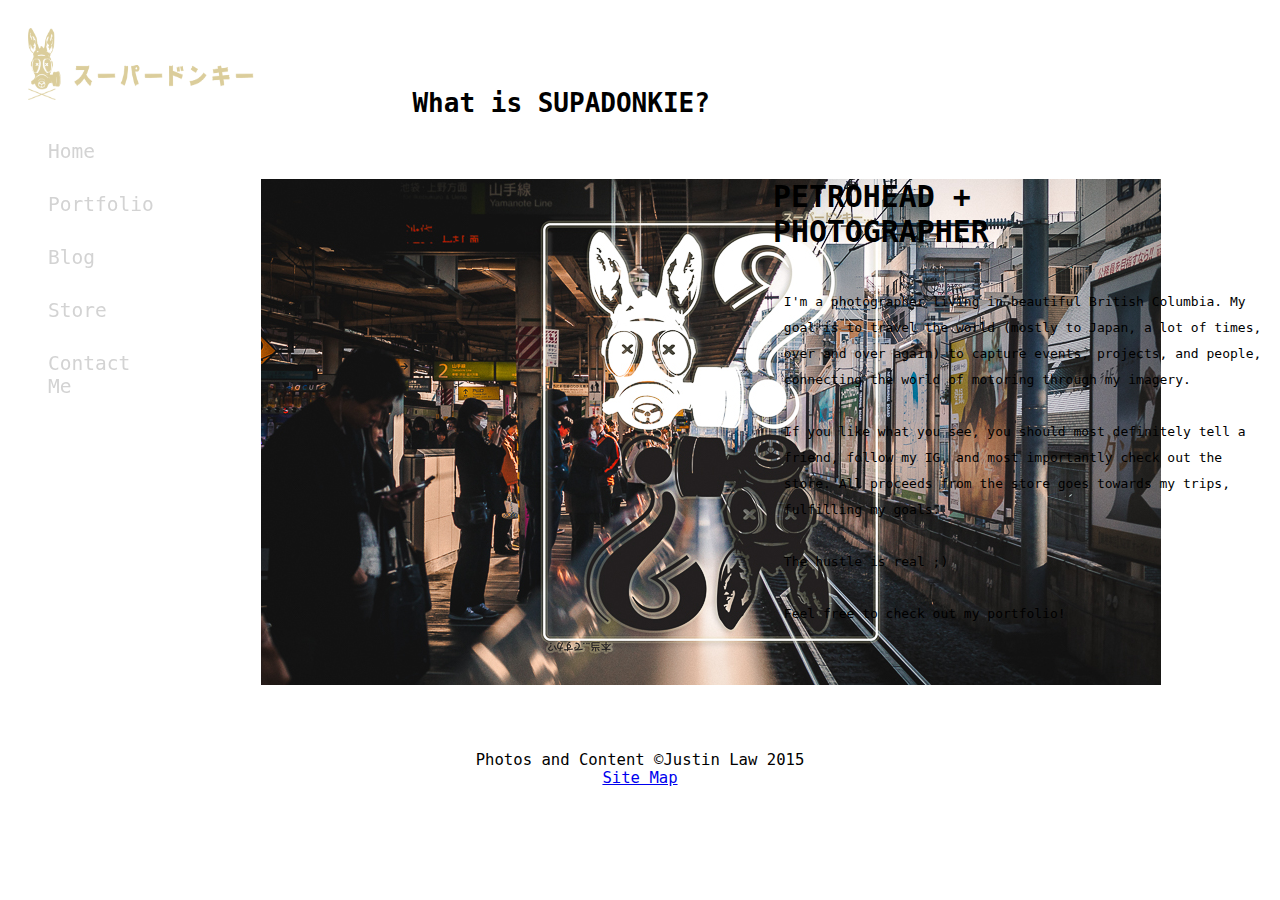
<file: index.html>
<!DOCTYPE html>

<html>
    <head>
        <title>SUPADONKIE - HOME</title>
        <link rel="stylesheet" href="style.css">
        <style>
            #content p{
                text-align: left;
                border-left: thin solid grey;
                padding-left: 2%;
                line-height: 200%;
            }
            #content{
                column-count: 2;
                -moz-column-count: 2;
                -webkit-column-count: 2;
            }
        </style>
    </head>
    <body>
        <header>
            <a href="index.html"><img id="logo" src="images/logo.png" alt="logo"></a><br>
            
        </header>
        
        <nav>
            
            <ul>
                <li><a href="index.html">Home</a></li>
                <li><a href="portfolio.html">Portfolio</a></li>
                <li><a href="blog.html">Blog</a></li>
                <li><a href="store.html">Store</a></li>
                <li><a href="contact.html">Contact Me</a></li>
            </ul>
        </nav>
        
        
        <h2 id="title">What is SUPADONKIE?</h2>
        <div id="content">
            <img src="images/whatIs.jpg" alt="intropicture">
            <h4 style="font-size: 2.3em;">PETROHEAD &#43;<br> PHOTOGRAPHER</h4>
            <p>I'm a photographer living in beautiful British Columbia.  My goal is to travel the     world (mostly to Japan, a lot of times, over and over again) to capture events,       projects, and people, connecting the world of motoring through my imagery.
                <br><br>
                If you like what you see, you should most definitely tell a friend, follow my IG, and most importantly check out the store.  All proceeds from the store goes towards my trips, fulfilling my goals.  
                <br><br>
                The hustle is real ;)
                <br><br>
                Feel free to check out my portfolio!
            </p>
        </div>
    </body>
    <footer><div id="copyright">
        Photos and Content &copy;Justin Law 2015<br>
        <a href="sitemap.html">Site Map</a>
        </div>
    </footer>
</html>
</file>
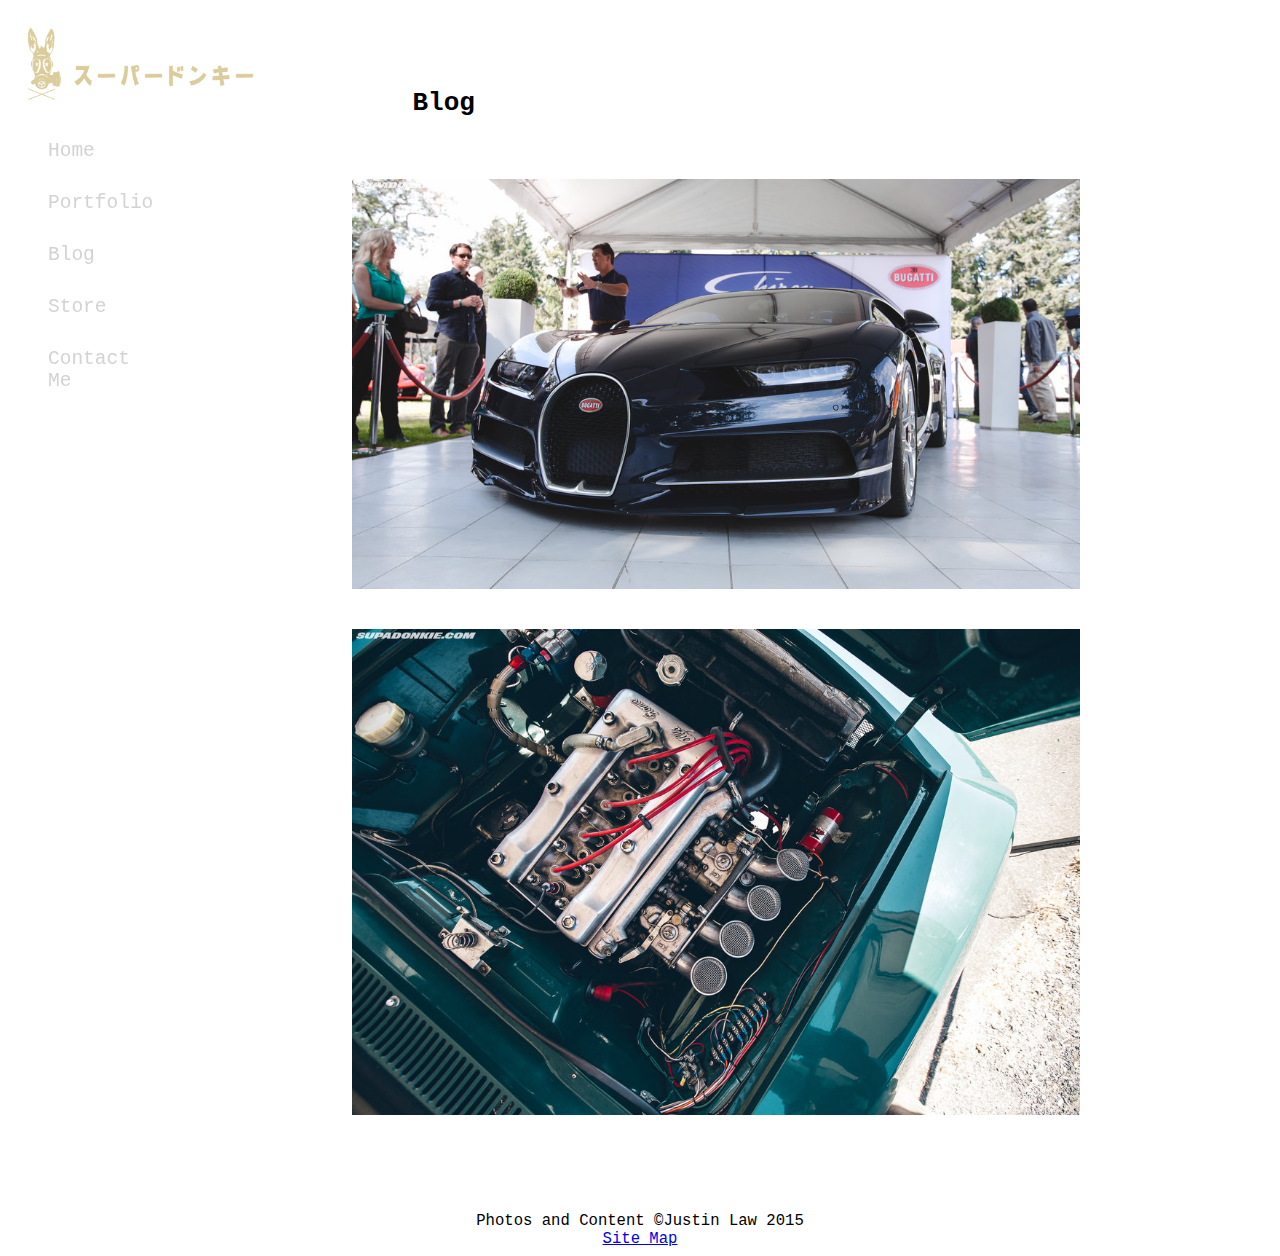
<file: blog.html>
<!DOCTYPE html>

<html>
    <head>
        <title>SUPA BLOGGERS</title>
        <link rel="stylesheet" href="style.css">
        <style>
            #pics{
                margin-left: 20%;
            }
            #pics img{
                width: 80%;
            }
            h4{
                font-size: 3em;
                font-family: monospace;
                margin-left: 20%;
                
            }
        </style>
    </head>
    <body>
        <header>
        
            <a href="index.html"><img id="logo" src="images/logo.png" alt="logo"></a><br>
        </header>
        
        <nav>
            
            <ul>
                <li><a href="index.html">Home</a></li>
                <li><a href="portfolio.html">Portfolio</a></li>
                <li><a href="blog.html">Blog</a></li>
                <li><a href="store.html">Store</a></li>
                <li><a href="contact.html">Contact Me</a></li>
            </ul>
        </nav>
        
        <h2 id="title">Blog</h2>
        <div id="pics">
            <div class="gallery">
                <div class="gallery-image">
                        <img  id="random" src="images/blog/091116_10.jpg" alt="blog-09.11.16">
                    <div class="gallery-text">
                        <a href="blog/091116.html">Luxury &amp; Supercar Weekend <br>09.11.16</a>
                    </div>
                </div>
                <br><br>
                <div class="gallery-image">
                        <img src="images/blog/082316_8.jpg" alt="blog-08.23.16">
                    <div class="gallery-text">
                        <a href="blog/082316.html">BC Historic Motor Races Weekend<br>08.23.16</a>
                    </div>
                </div>
            </div>
        </div>
    </body>
    <footer><div id="copyright">
        Photos and Content &copy;Justin Law 2015<br>
        <a href="sitemap.html">Site Map</a>
        </div>
    </footer>
</html>
</file>
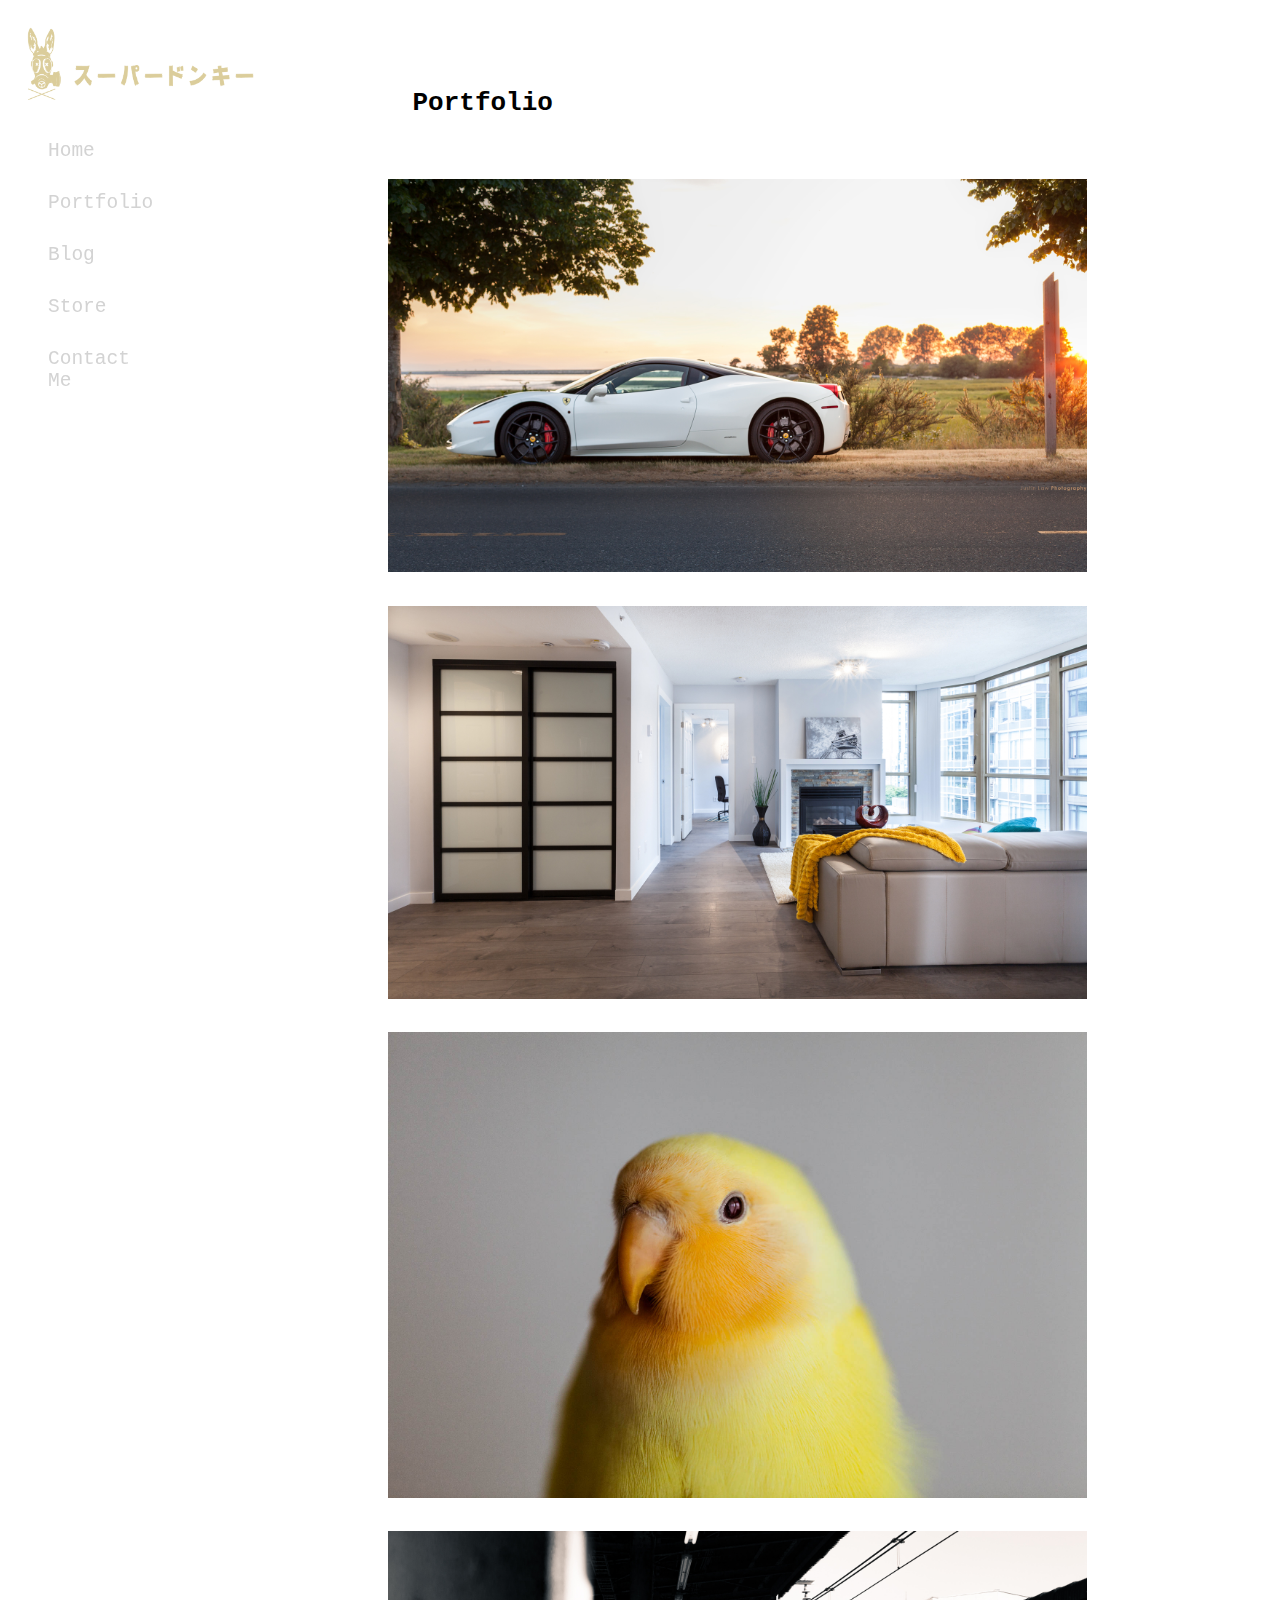
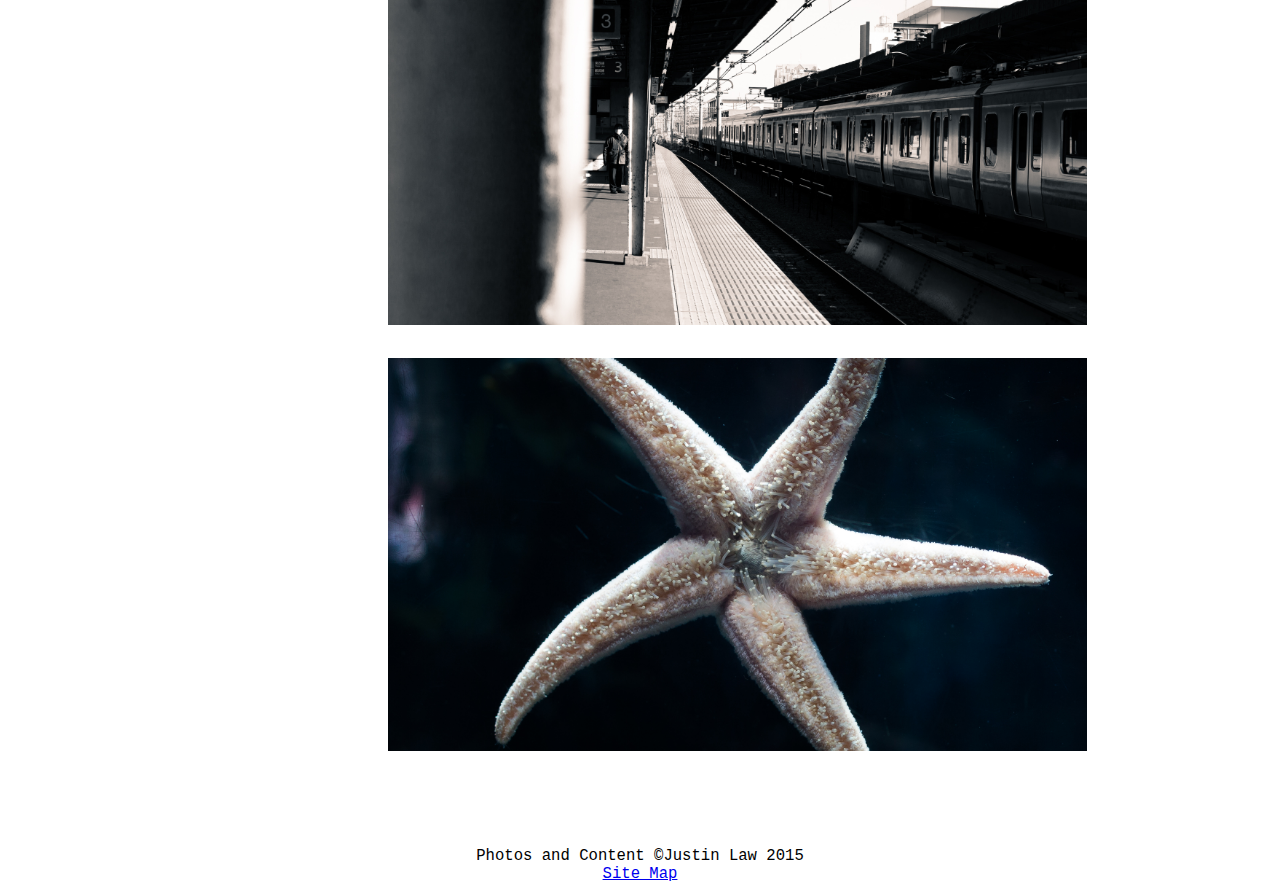
<file: portfolio.html>
<!DOCTYPE html>

<html>
    <head>
        <title>SUPAPICS</title>
        <link rel="stylesheet" href="style.css">
    </head>
    <body>
        <header>
            <a href="index.html"><img id="logo" src="images/logo.png" alt="logo"></a><br>
            
        </header>
        
        <nav>
            
            <ul>
                <li><a href="index.html">Home</a></li>
                <li><a href="portfolio.html">Portfolio</a></li>
                <li><a href="blog.html">Blog</a></li>
                <li><a href="store.html">Store</a></li>
                <li><a href="contact.html">Contact Me</a></li>
            </ul>
        </nav>
        
        
        <h2 id="title">Portfolio</h2>
        <div id="pics">
            <ul>
                <li><div class="gallery">
                    <div class="gallery-image">
                        <img src="images/cars.jpg" alt="cars">
                    <div class="gallery-text">
                        <a href="portfolio/cars.html">Le Cars</a>
                    </div></div></div>
                </li>
                <li><div class="gallery">
                    <div class="gallery-image">
                        <img src="images/space.jpg" alt="space">
                    <div class="gallery-text">
                        <a href="portfolio/space.html">Space</a>
                    </div></div></div>
                </li>
                <li><div class="gallery">
                    <div class="gallery-image">
                        <img src="images/animals.jpg" alt="animals">
                    <div class="gallery-text">
                        <a href="portfolio/animals.html">Animals</a>
                    </div></div></div>
                </li>
                <li><div class="gallery">
                    <div class="gallery-image">
                        <img src="images/street.jpg" alt="streets">
                    <div class="gallery-text">
                        <a href="portfolio/streets.html">Streets</a>
                    </div></div></div>
                </li>
                <li><div class="gallery">
                    <div class="gallery-image">
                        <img src="images/nature.jpg" alt="nature">
                    <div class="gallery-text">
                        <a href="portfolio/nature.html">Au Naturale</a>
                    </div></div></div>
                </li>
            </ul>
        </div>
    </body>
    <footer><div id="copyright">
        Photos and Content &copy;Justin Law 2015<br>
        <a href="sitemap.html">Site Map</a>
        </div>
    </footer>
</html>
</file>
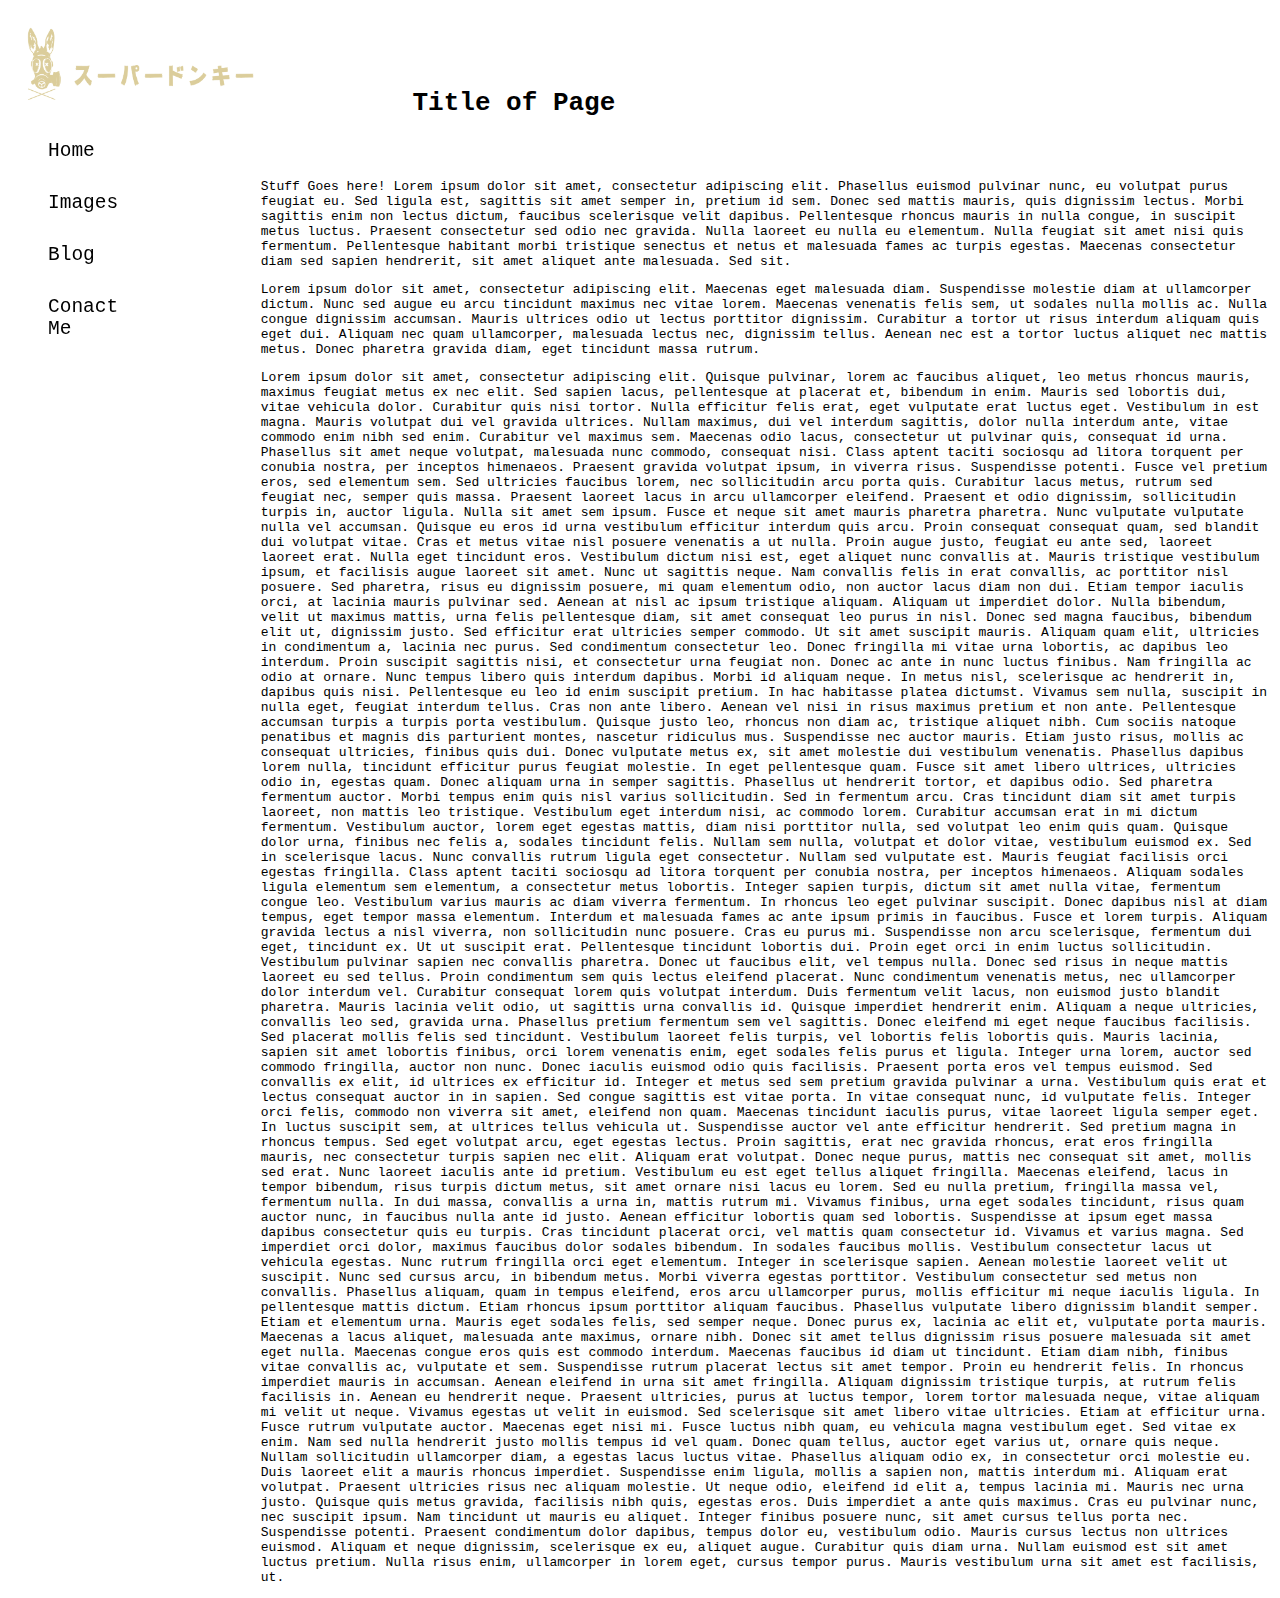
<file: wireframe.html>
<!DOCTYPE html>

<html>
    <head>
        <title>WireFrame</title>
        <link rel="stylesheet" href="style.css">
    </head>
    <body>
        <header>
            
            
        </header>
        <img  id="logo" src="images/logo.png" alt="logo" height="120px"><br>
        <nav>
            
            <ul>
                <li>Home</li>
                <li>Images</li>
                <li>Blog</li>
                <li>Conact Me</li>
            </ul>
        </nav>
        
        
        <h2 id="title">Title of Page</h2>
        <div id="content">
            <p>
                Stuff Goes here! Lorem ipsum dolor sit amet, consectetur adipiscing elit. Phasellus euismod pulvinar nunc, eu volutpat purus feugiat eu. Sed ligula est, sagittis sit amet semper in, pretium id sem. Donec sed mattis mauris, quis dignissim lectus. Morbi sagittis enim non lectus dictum, faucibus scelerisque velit dapibus. Pellentesque rhoncus mauris in nulla congue, in suscipit metus luctus. Praesent consectetur sed odio nec gravida. Nulla laoreet eu nulla eu elementum. Nulla feugiat sit amet nisi quis fermentum. Pellentesque habitant morbi tristique senectus et netus et malesuada fames ac turpis egestas. Maecenas consectetur diam sed sapien hendrerit, sit amet aliquet ante malesuada. Sed sit.
            </p>
            <p>
                Lorem ipsum dolor sit amet, consectetur adipiscing elit. Maecenas eget malesuada diam. Suspendisse molestie diam at ullamcorper dictum. Nunc sed augue eu arcu tincidunt maximus nec vitae lorem. Maecenas venenatis felis sem, ut sodales nulla mollis ac. Nulla congue dignissim accumsan. Mauris ultrices odio ut lectus porttitor dignissim. Curabitur a tortor ut risus interdum aliquam quis eget dui. Aliquam nec quam ullamcorper, malesuada lectus nec, dignissim tellus. Aenean nec est a tortor luctus aliquet nec mattis metus. Donec pharetra gravida diam, eget tincidunt massa rutrum.
            </p>
            <p>
                Lorem ipsum dolor sit amet, consectetur adipiscing elit. Quisque pulvinar, lorem ac faucibus aliquet, leo metus rhoncus mauris, maximus feugiat metus ex nec elit. Sed sapien lacus, pellentesque at placerat et, bibendum in enim. Mauris sed lobortis dui, vitae vehicula dolor. Curabitur quis nisi tortor. Nulla efficitur felis erat, eget vulputate erat luctus eget. Vestibulum in est magna. Mauris volutpat dui vel gravida ultrices. Nullam maximus, dui vel interdum sagittis, dolor nulla interdum ante, vitae commodo enim nibh sed enim. Curabitur vel maximus sem. Maecenas odio lacus, consectetur ut pulvinar quis, consequat id urna. Phasellus sit amet neque volutpat, malesuada nunc commodo, consequat nisi. Class aptent taciti sociosqu ad litora torquent per conubia nostra, per inceptos himenaeos. Praesent gravida volutpat ipsum, in viverra risus. Suspendisse potenti. Fusce vel pretium eros, sed elementum sem.

                Sed ultricies faucibus lorem, nec sollicitudin arcu porta quis. Curabitur lacus metus, rutrum sed feugiat nec, semper quis massa. Praesent laoreet lacus in arcu ullamcorper eleifend. Praesent et odio dignissim, sollicitudin turpis in, auctor ligula. Nulla sit amet sem ipsum. Fusce et neque sit amet mauris pharetra pharetra. Nunc vulputate vulputate nulla vel accumsan. Quisque eu eros id urna vestibulum efficitur interdum quis arcu.

                Proin consequat consequat quam, sed blandit dui volutpat vitae. Cras et metus vitae nisl posuere venenatis a ut nulla. Proin augue justo, feugiat eu ante sed, laoreet laoreet erat. Nulla eget tincidunt eros. Vestibulum dictum nisi est, eget aliquet nunc convallis at. Mauris tristique vestibulum ipsum, et facilisis augue laoreet sit amet. Nunc ut sagittis neque. Nam convallis felis in erat convallis, ac porttitor nisl posuere. Sed pharetra, risus eu dignissim posuere, mi quam elementum odio, non auctor lacus diam non dui.

                Etiam tempor iaculis orci, at lacinia mauris pulvinar sed. Aenean at nisl ac ipsum tristique aliquam. Aliquam ut imperdiet dolor. Nulla bibendum, velit ut maximus mattis, urna felis pellentesque diam, sit amet consequat leo purus in nisl. Donec sed magna faucibus, bibendum elit ut, dignissim justo. Sed efficitur erat ultricies semper commodo. Ut sit amet suscipit mauris. Aliquam quam elit, ultricies in condimentum a, lacinia nec purus. Sed condimentum consectetur leo. Donec fringilla mi vitae urna lobortis, ac dapibus leo interdum. Proin suscipit sagittis nisi, et consectetur urna feugiat non. Donec ac ante in nunc luctus finibus. Nam fringilla ac odio at ornare.

                Nunc tempus libero quis interdum dapibus. Morbi id aliquam neque. In metus nisl, scelerisque ac hendrerit in, dapibus quis nisi. Pellentesque eu leo id enim suscipit pretium. In hac habitasse platea dictumst. Vivamus sem nulla, suscipit in nulla eget, feugiat interdum tellus. Cras non ante libero. Aenean vel nisi in risus maximus pretium et non ante. Pellentesque accumsan turpis a turpis porta vestibulum. Quisque justo leo, rhoncus non diam ac, tristique aliquet nibh. Cum sociis natoque penatibus et magnis dis parturient montes, nascetur ridiculus mus. Suspendisse nec auctor mauris. Etiam justo risus, mollis ac consequat ultricies, finibus quis dui. Donec vulputate metus ex, sit amet molestie dui vestibulum venenatis. Phasellus dapibus lorem nulla, tincidunt efficitur purus feugiat molestie.

                In eget pellentesque quam. Fusce sit amet libero ultrices, ultricies odio in, egestas quam. Donec aliquam urna in semper sagittis. Phasellus ut hendrerit tortor, et dapibus odio. Sed pharetra fermentum auctor. Morbi tempus enim quis nisl varius sollicitudin. Sed in fermentum arcu. Cras tincidunt diam sit amet turpis laoreet, non mattis leo tristique. Vestibulum eget interdum nisi, ac commodo lorem. Curabitur accumsan erat in mi dictum fermentum. Vestibulum auctor, lorem eget egestas mattis, diam nisi porttitor nulla, sed volutpat leo enim quis quam. Quisque dolor urna, finibus nec felis a, sodales tincidunt felis. Nullam sem nulla, volutpat et dolor vitae, vestibulum euismod ex. Sed in scelerisque lacus.

                Nunc convallis rutrum ligula eget consectetur. Nullam sed vulputate est. Mauris feugiat facilisis orci egestas fringilla. Class aptent taciti sociosqu ad litora torquent per conubia nostra, per inceptos himenaeos. Aliquam sodales ligula elementum sem elementum, a consectetur metus lobortis. Integer sapien turpis, dictum sit amet nulla vitae, fermentum congue leo. Vestibulum varius mauris ac diam viverra fermentum. In rhoncus leo eget pulvinar suscipit. Donec dapibus nisl at diam tempus, eget tempor massa elementum.

                Interdum et malesuada fames ac ante ipsum primis in faucibus. Fusce et lorem turpis. Aliquam gravida lectus a nisl viverra, non sollicitudin nunc posuere. Cras eu purus mi. Suspendisse non arcu scelerisque, fermentum dui eget, tincidunt ex. Ut ut suscipit erat. Pellentesque tincidunt lobortis dui. Proin eget orci in enim luctus sollicitudin. Vestibulum pulvinar sapien nec convallis pharetra. Donec ut faucibus elit, vel tempus nulla. Donec sed risus in neque mattis laoreet eu sed tellus. Proin condimentum sem quis lectus eleifend placerat. Nunc condimentum venenatis metus, nec ullamcorper dolor interdum vel. Curabitur consequat lorem quis volutpat interdum. Duis fermentum velit lacus, non euismod justo blandit pharetra. Mauris lacinia velit odio, ut sagittis urna convallis id.

                Quisque imperdiet hendrerit enim. Aliquam a neque ultricies, convallis leo sed, gravida urna. Phasellus pretium fermentum sem vel sagittis. Donec eleifend mi eget neque faucibus facilisis. Sed placerat mollis felis sed tincidunt. Vestibulum laoreet felis turpis, vel lobortis felis lobortis quis. Mauris lacinia, sapien sit amet lobortis finibus, orci lorem venenatis enim, eget sodales felis purus et ligula. Integer urna lorem, auctor sed commodo fringilla, auctor non nunc.

                Donec iaculis euismod odio quis facilisis. Praesent porta eros vel tempus euismod. Sed convallis ex elit, id ultrices ex efficitur id. Integer et metus sed sem pretium gravida pulvinar a urna. Vestibulum quis erat et lectus consequat auctor in in sapien. Sed congue sagittis est vitae porta. In vitae consequat nunc, id vulputate felis.

                Integer orci felis, commodo non viverra sit amet, eleifend non quam. Maecenas tincidunt iaculis purus, vitae laoreet ligula semper eget. In luctus suscipit sem, at ultrices tellus vehicula ut. Suspendisse auctor vel ante efficitur hendrerit. Sed pretium magna in rhoncus tempus. Sed eget volutpat arcu, eget egestas lectus. Proin sagittis, erat nec gravida rhoncus, erat eros fringilla mauris, nec consectetur turpis sapien nec elit. Aliquam erat volutpat.

                Donec neque purus, mattis nec consequat sit amet, mollis sed erat. Nunc laoreet iaculis ante id pretium. Vestibulum eu est eget tellus aliquet fringilla. Maecenas eleifend, lacus in tempor bibendum, risus turpis dictum metus, sit amet ornare nisi lacus eu lorem. Sed eu nulla pretium, fringilla massa vel, fermentum nulla. In dui massa, convallis a urna in, mattis rutrum mi. Vivamus finibus, urna eget sodales tincidunt, risus quam auctor nunc, in faucibus nulla ante id justo. Aenean efficitur lobortis quam sed lobortis. Suspendisse at ipsum eget massa dapibus consectetur quis eu turpis. Cras tincidunt placerat orci, vel mattis quam consectetur id.

                Vivamus et varius magna. Sed imperdiet orci dolor, maximus faucibus dolor sodales bibendum. In sodales faucibus mollis. Vestibulum consectetur lacus ut vehicula egestas. Nunc rutrum fringilla orci eget elementum. Integer in scelerisque sapien. Aenean molestie laoreet velit ut suscipit. Nunc sed cursus arcu, in bibendum metus. Morbi viverra egestas porttitor. Vestibulum consectetur sed metus non convallis. Phasellus aliquam, quam in tempus eleifend, eros arcu ullamcorper purus, mollis efficitur mi neque iaculis ligula. In pellentesque mattis dictum. Etiam rhoncus ipsum porttitor aliquam faucibus.

                Phasellus vulputate libero dignissim blandit semper. Etiam et elementum urna. Mauris eget sodales felis, sed semper neque. Donec purus ex, lacinia ac elit et, vulputate porta mauris. Maecenas a lacus aliquet, malesuada ante maximus, ornare nibh. Donec sit amet tellus dignissim risus posuere malesuada sit amet eget nulla. Maecenas congue eros quis est commodo interdum. Maecenas faucibus id diam ut tincidunt. Etiam diam nibh, finibus vitae convallis ac, vulputate et sem. Suspendisse rutrum placerat lectus sit amet tempor.

                Proin eu hendrerit felis. In rhoncus imperdiet mauris in accumsan. Aenean eleifend in urna sit amet fringilla. Aliquam dignissim tristique turpis, at rutrum felis facilisis in. Aenean eu hendrerit neque. Praesent ultricies, purus at luctus tempor, lorem tortor malesuada neque, vitae aliquam mi velit ut neque. Vivamus egestas ut velit in euismod. Sed scelerisque sit amet libero vitae ultricies. Etiam at efficitur urna. Fusce rutrum vulputate auctor.

                Maecenas eget nisi mi. Fusce luctus nibh quam, eu vehicula magna vestibulum eget. Sed vitae ex enim. Nam sed nulla hendrerit justo mollis tempus id vel quam. Donec quam tellus, auctor eget varius ut, ornare quis neque. Nullam sollicitudin ullamcorper diam, a egestas lacus luctus vitae. Phasellus aliquam odio ex, in consectetur orci molestie eu. Duis laoreet elit a mauris rhoncus imperdiet. Suspendisse enim ligula, mollis a sapien non, mattis interdum mi. Aliquam erat volutpat. Praesent ultricies risus nec aliquam molestie. Ut neque odio, eleifend id elit a, tempus lacinia mi. Mauris nec urna justo. Quisque quis metus gravida, facilisis nibh quis, egestas eros. Duis imperdiet a ante quis maximus.

                Cras eu pulvinar nunc, nec suscipit ipsum. Nam tincidunt ut mauris eu aliquet. Integer finibus posuere nunc, sit amet cursus tellus porta nec. Suspendisse potenti. Praesent condimentum dolor dapibus, tempus dolor eu, vestibulum odio. Mauris cursus lectus non ultrices euismod. Aliquam et neque dignissim, scelerisque ex eu, aliquet augue. Curabitur quis diam urna. Nullam euismod est sit amet luctus pretium. Nulla risus enim, ullamcorper in lorem eget, cursus tempor purus. Mauris vestibulum urna sit amet est facilisis, ut.
            </p>
        </div>
    </body>
</html>
</file>
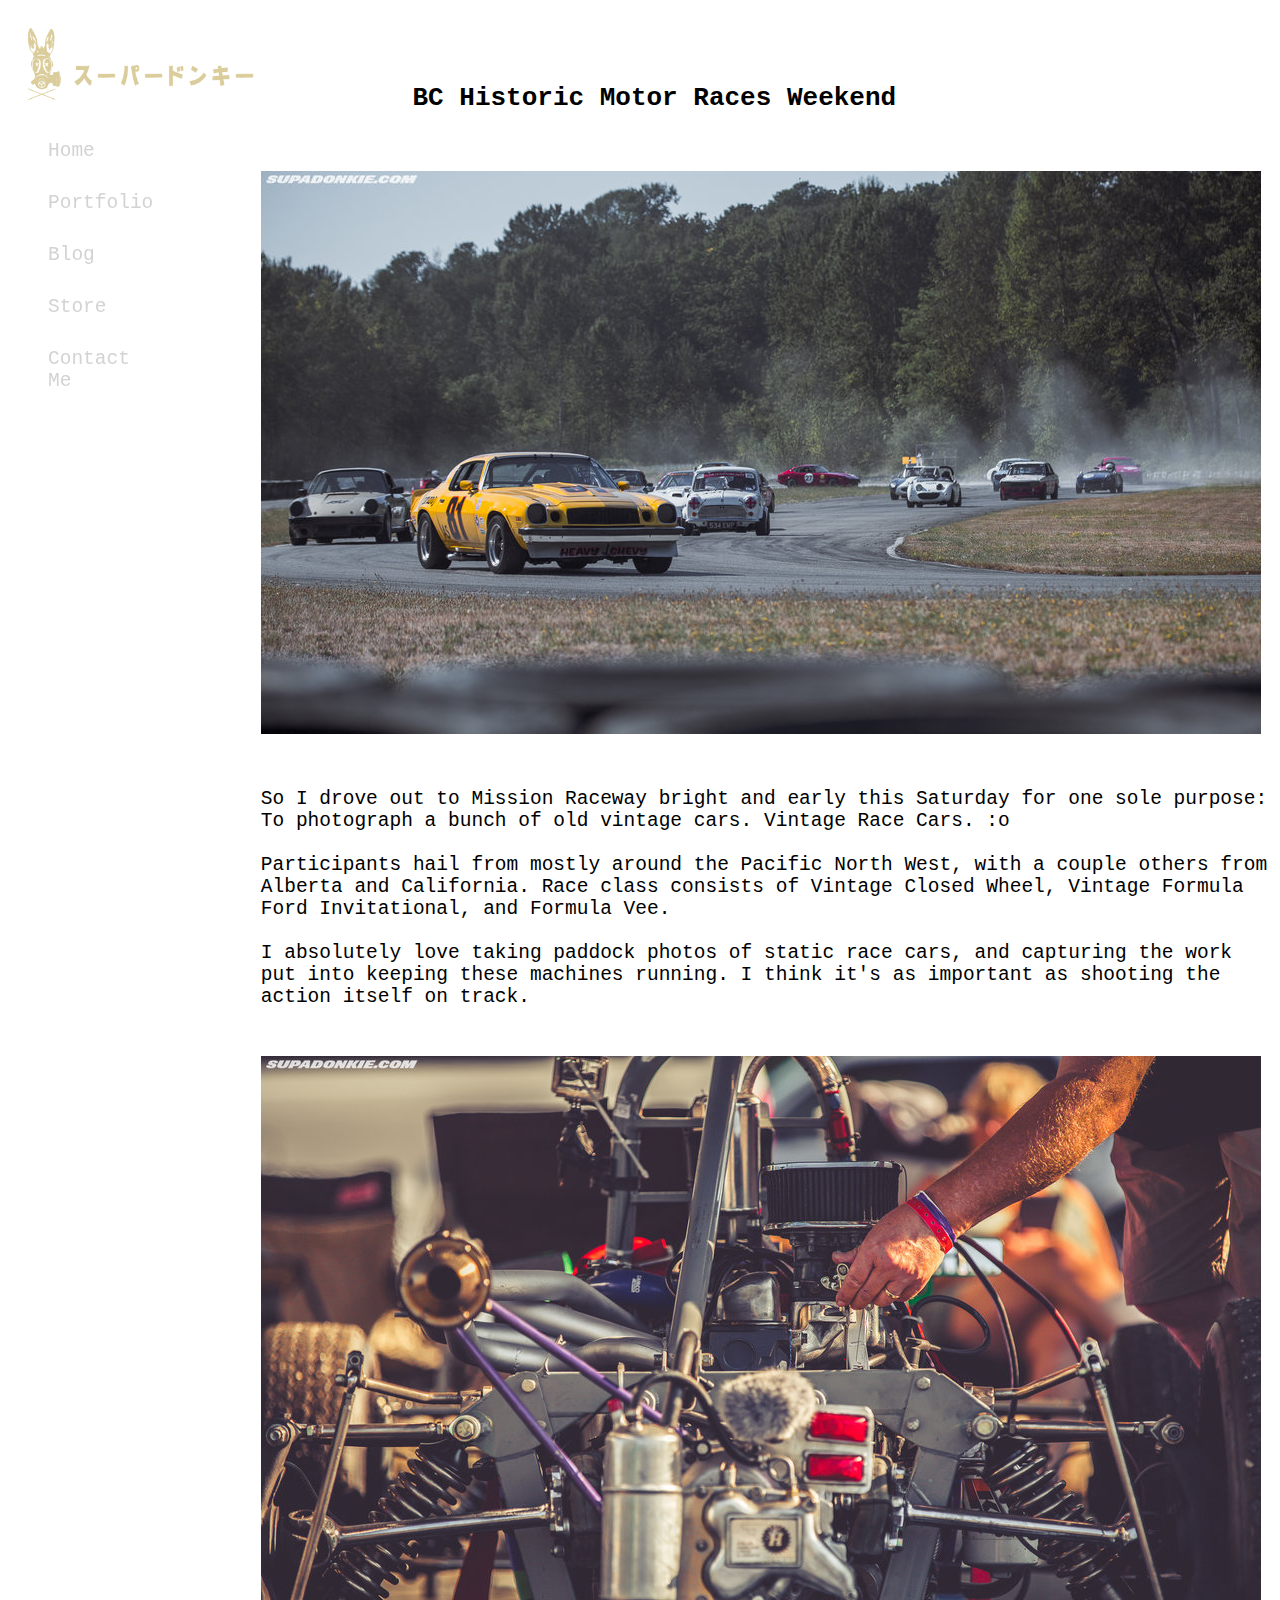
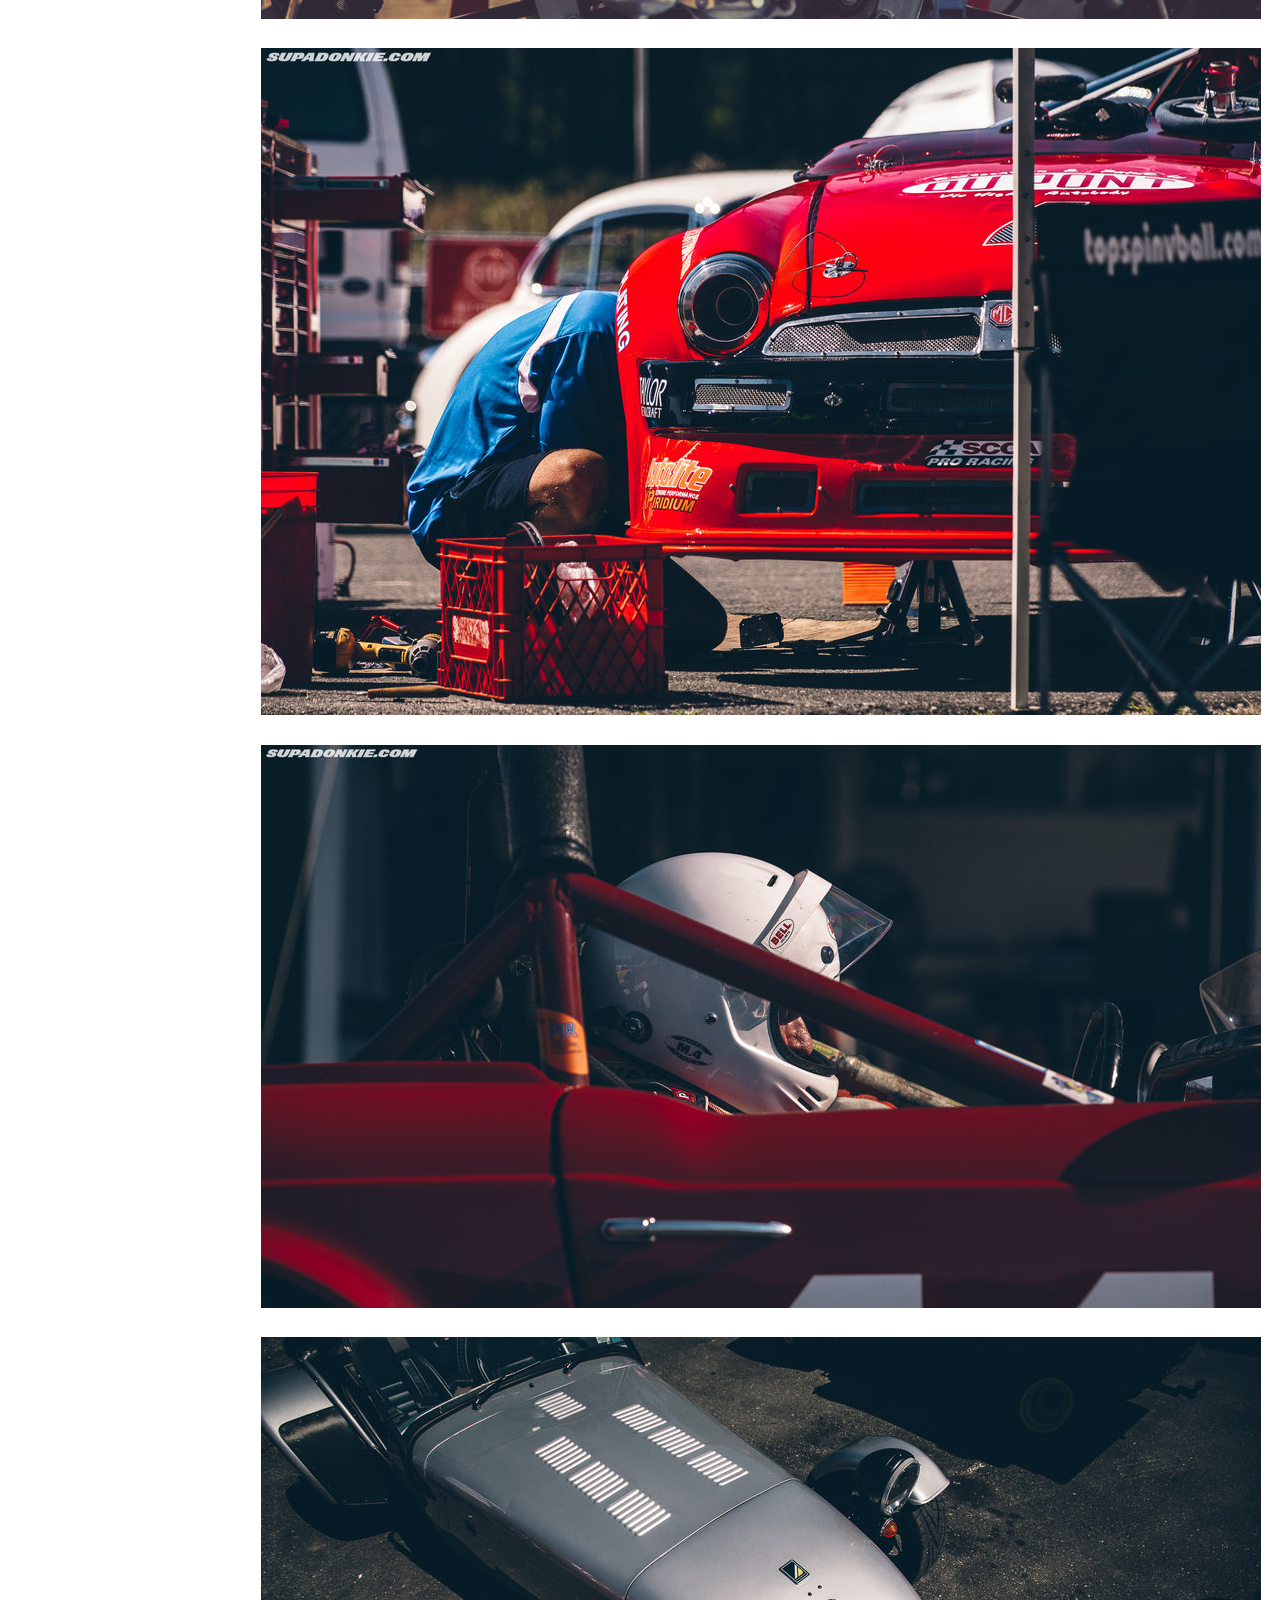
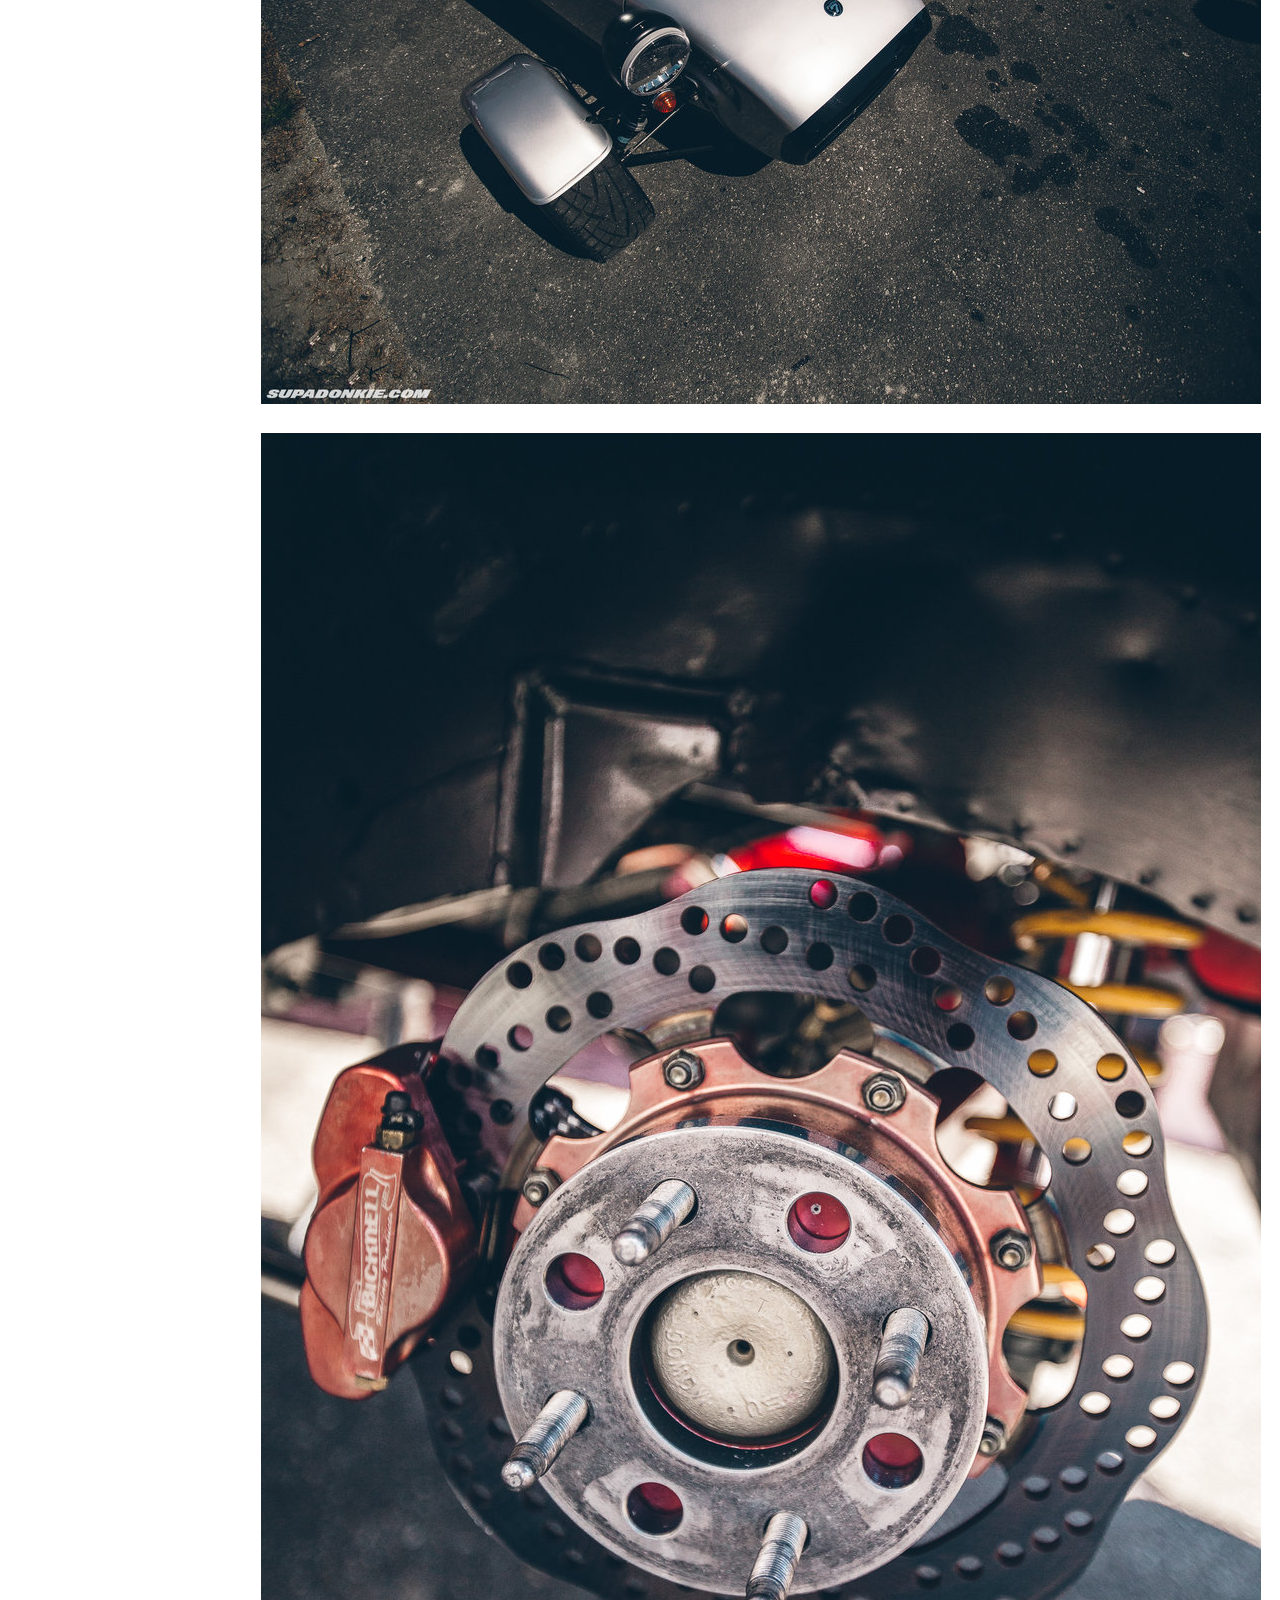
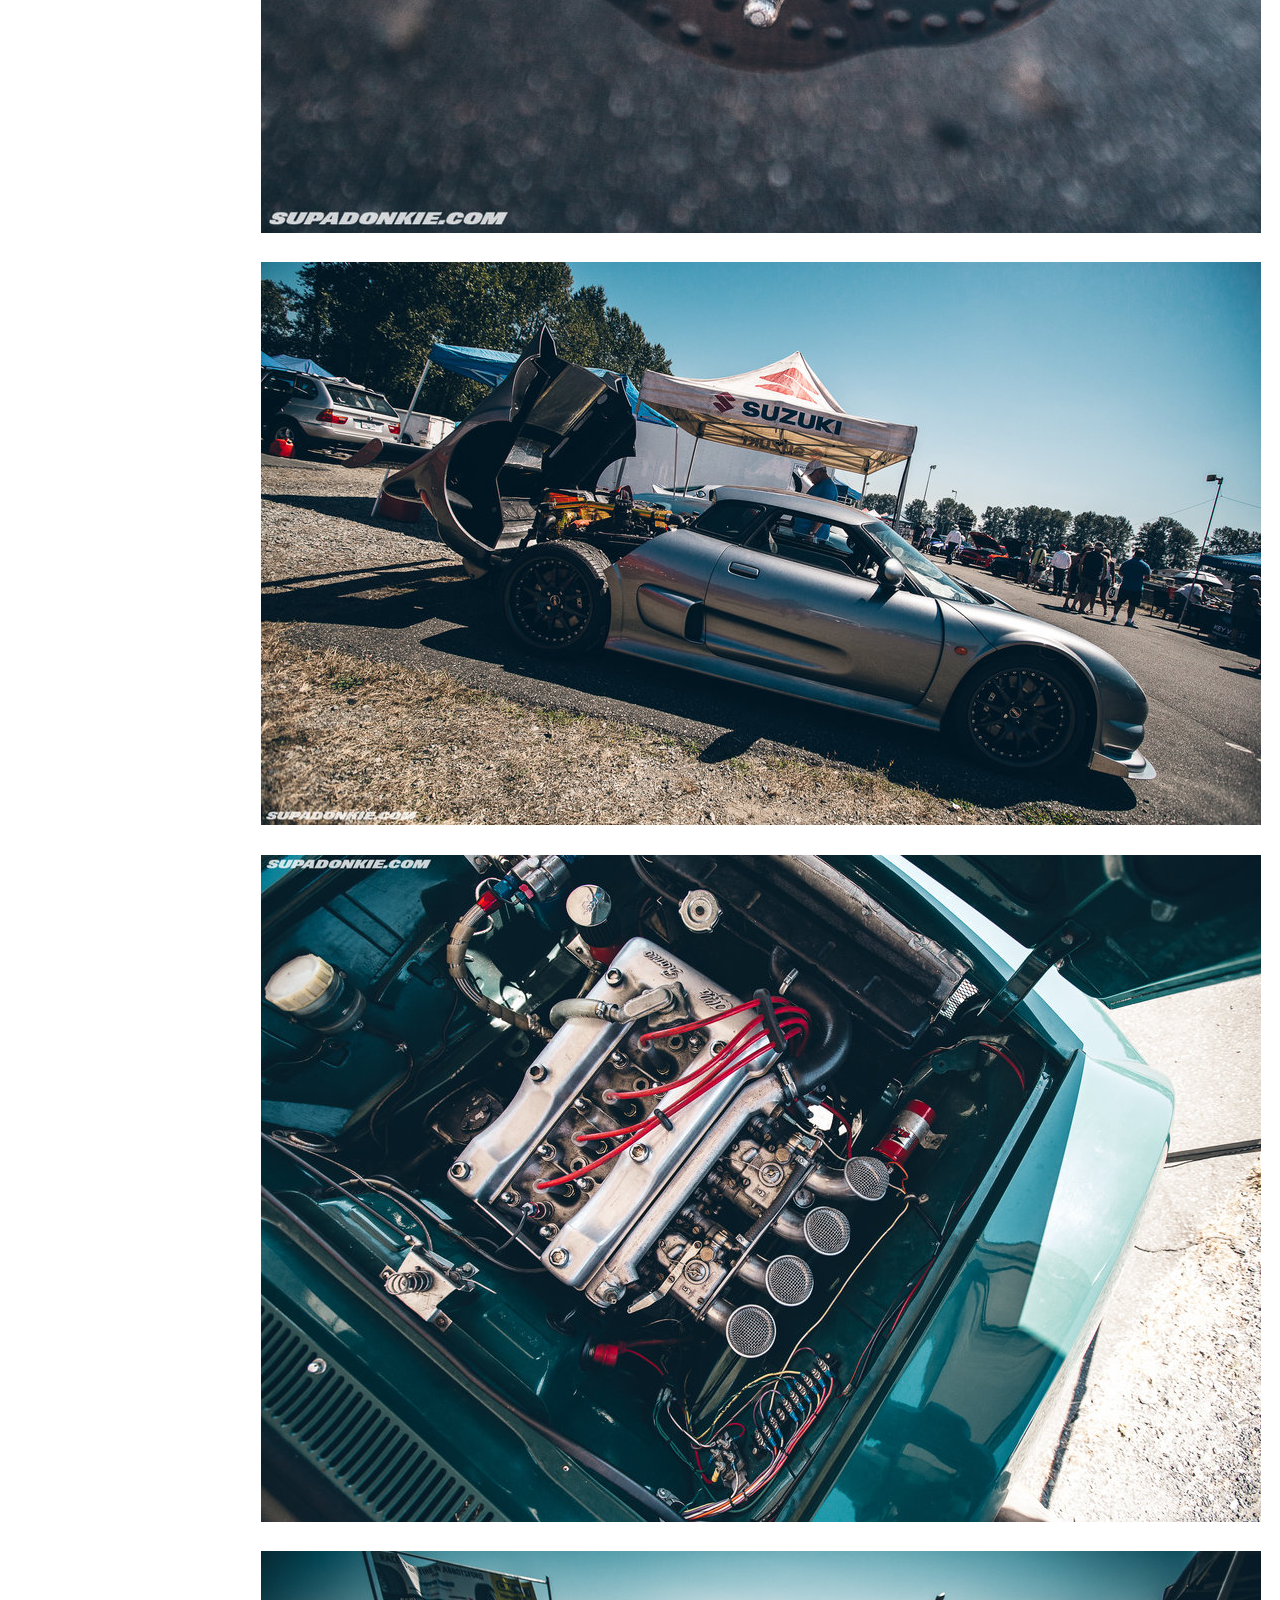
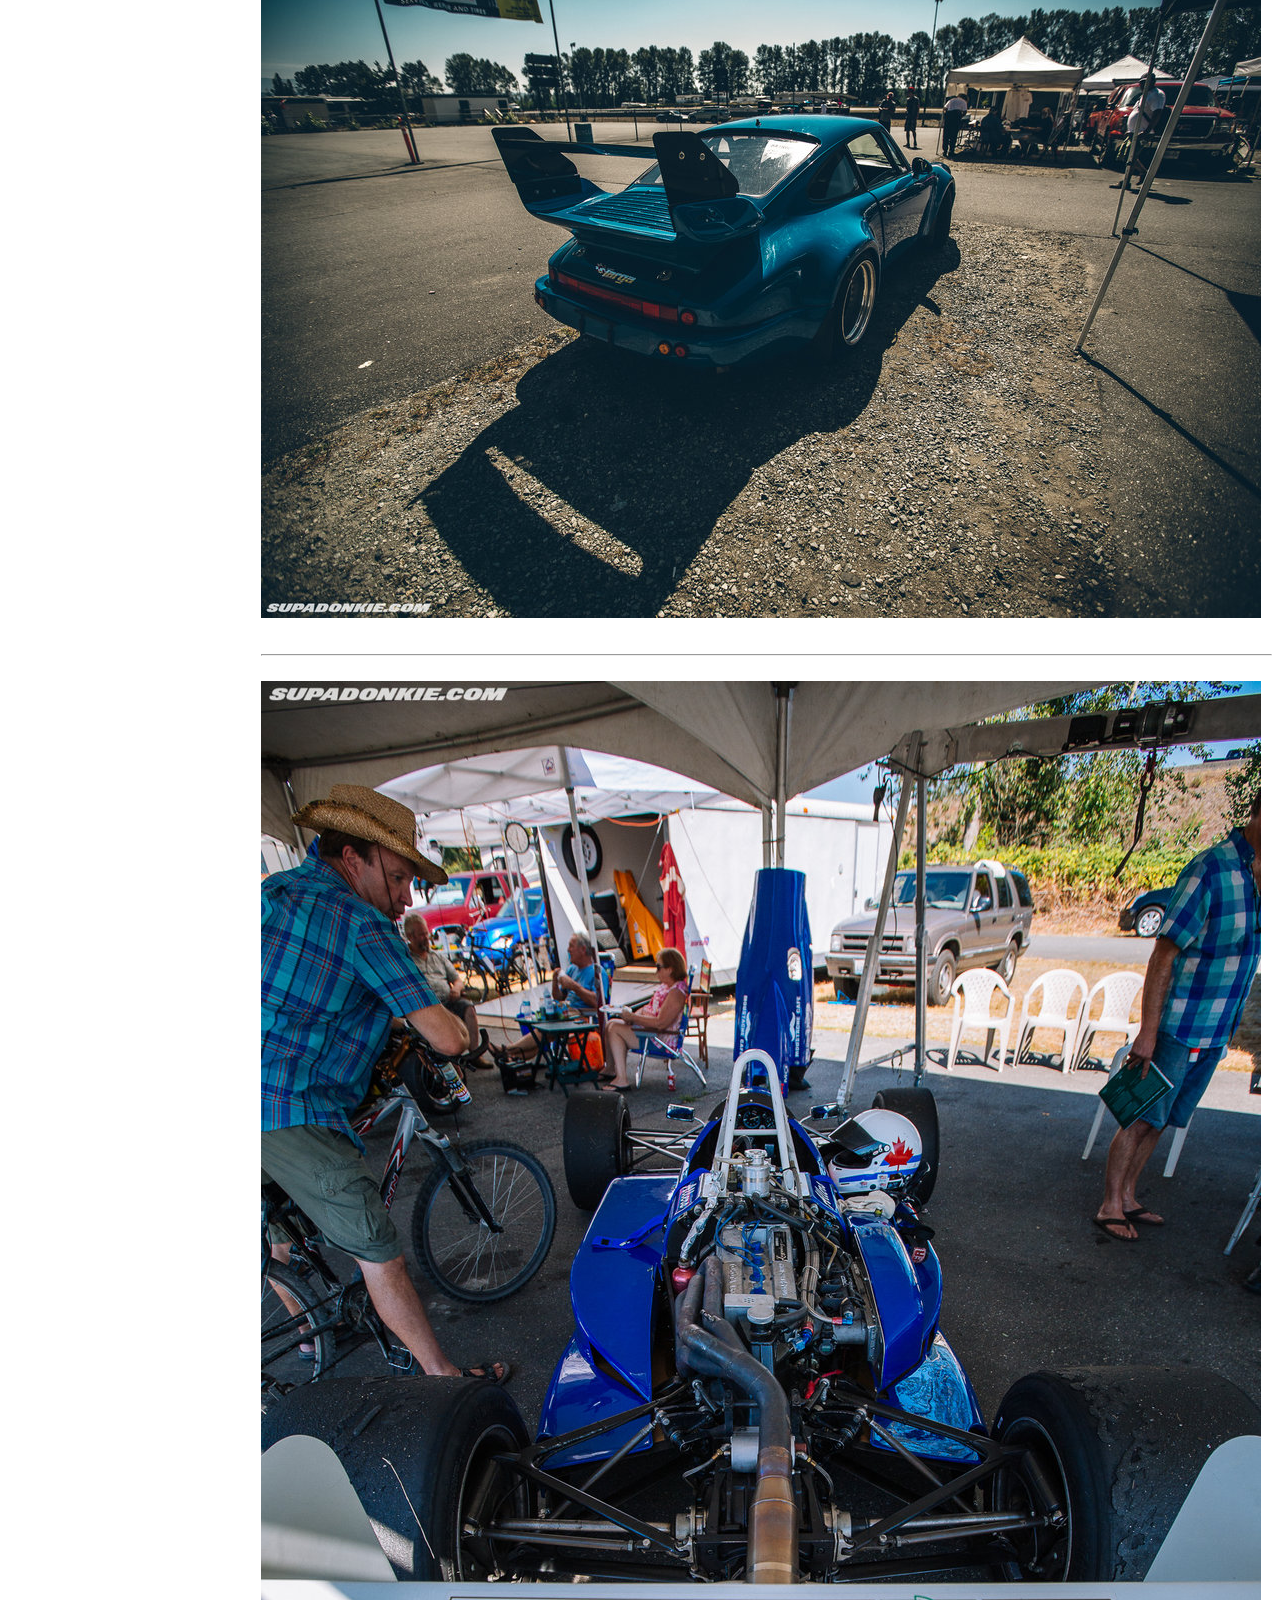
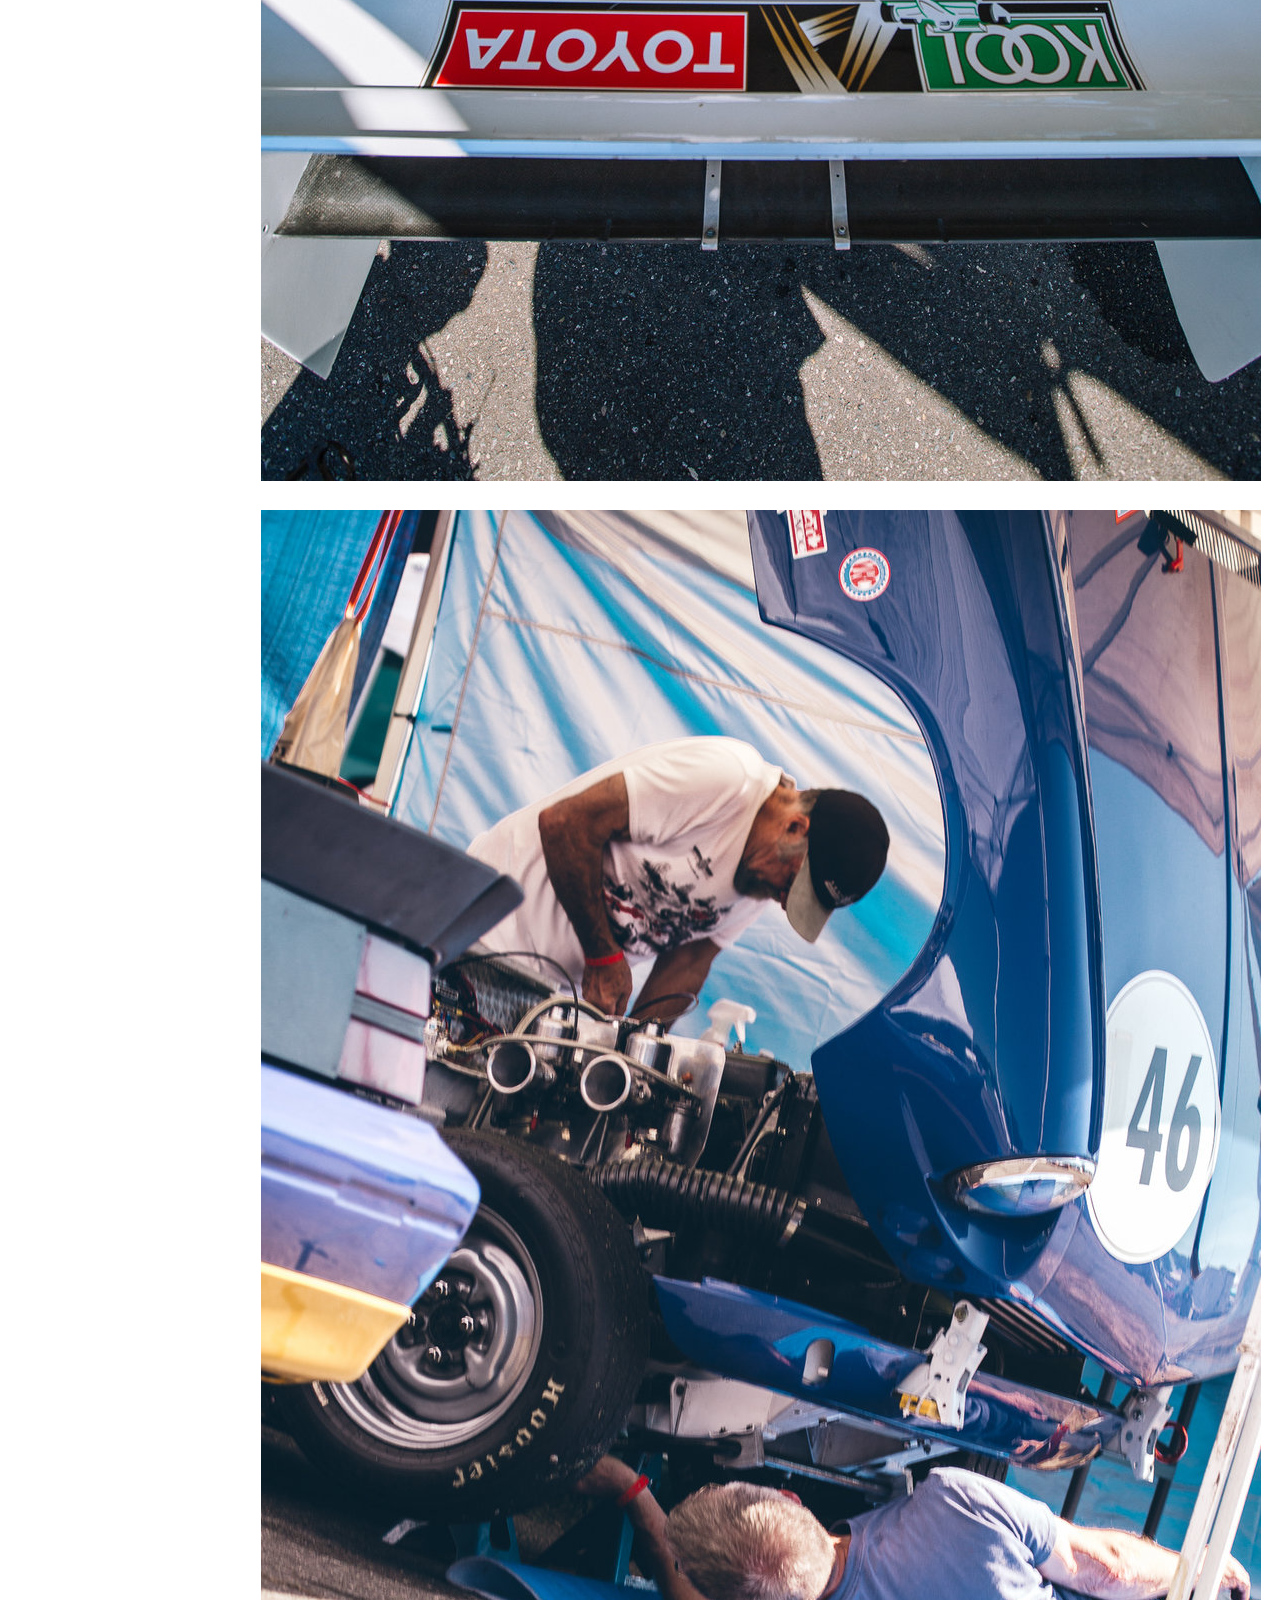
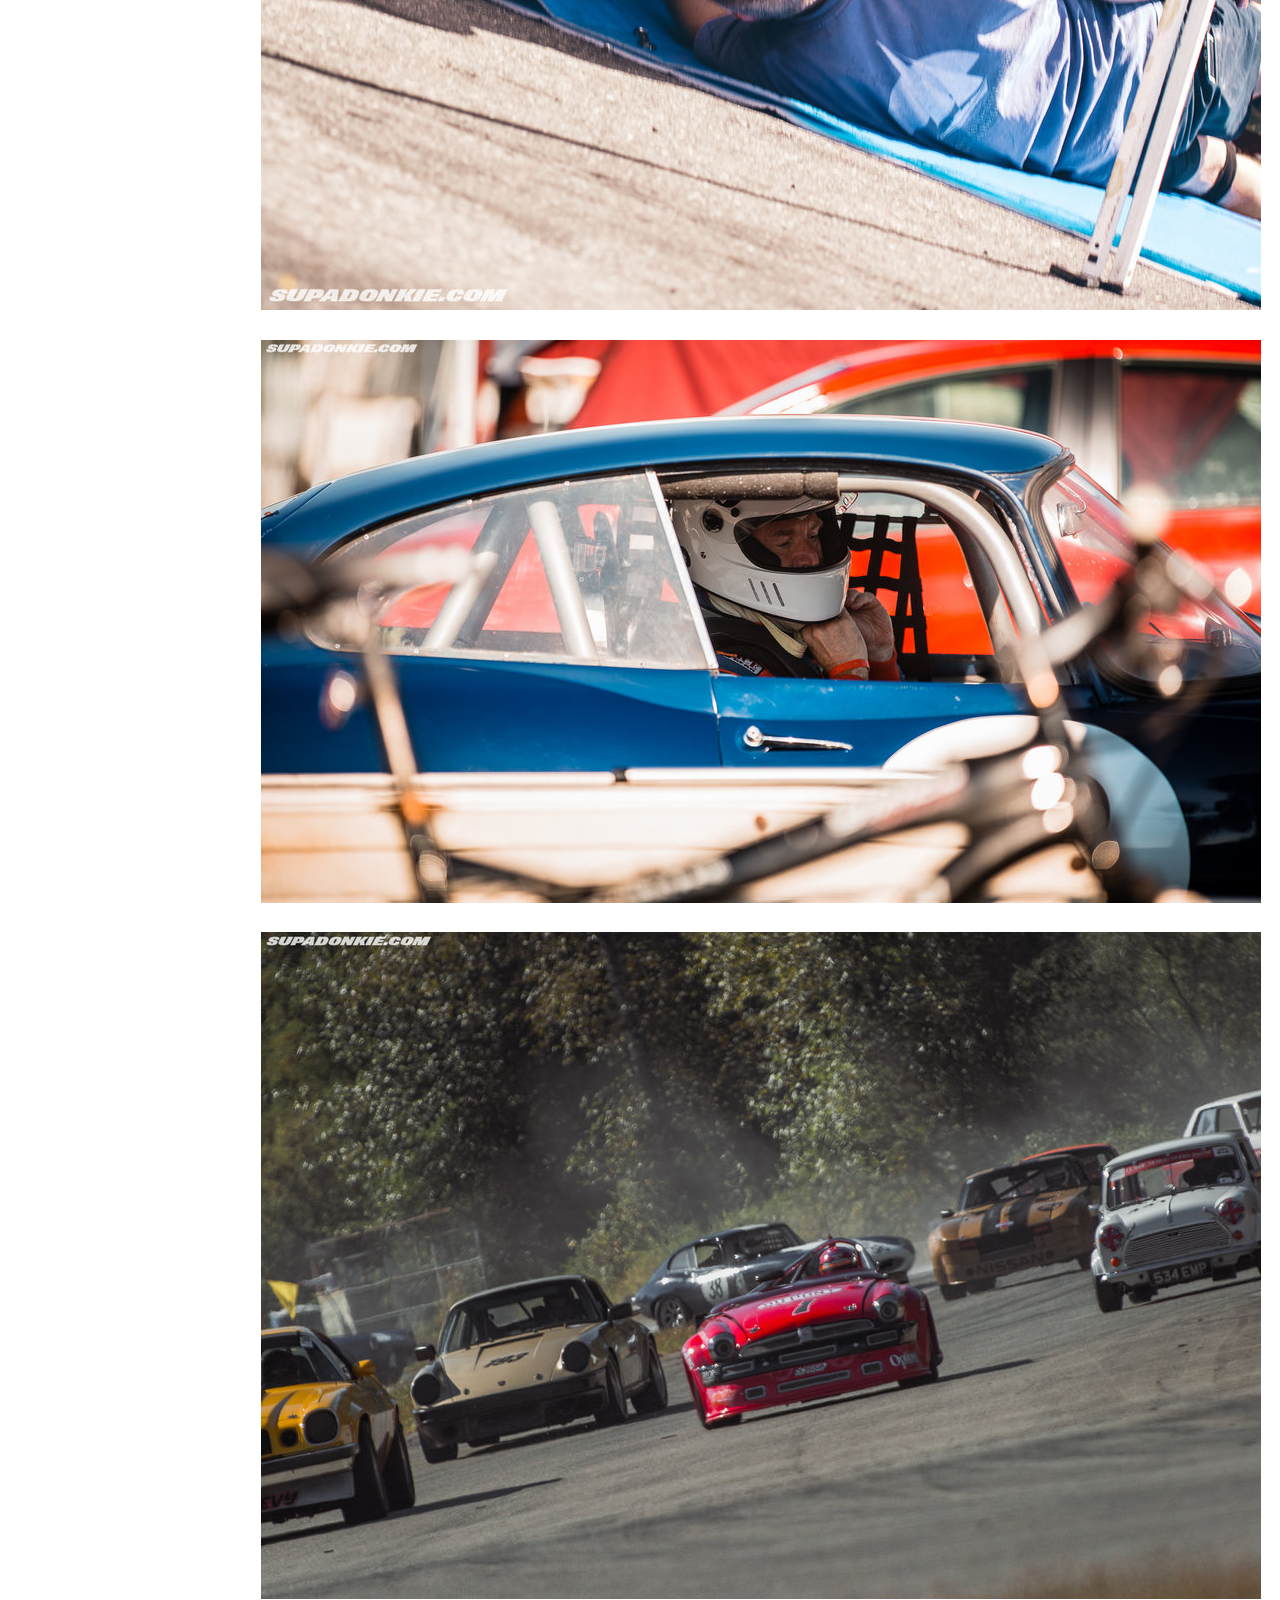
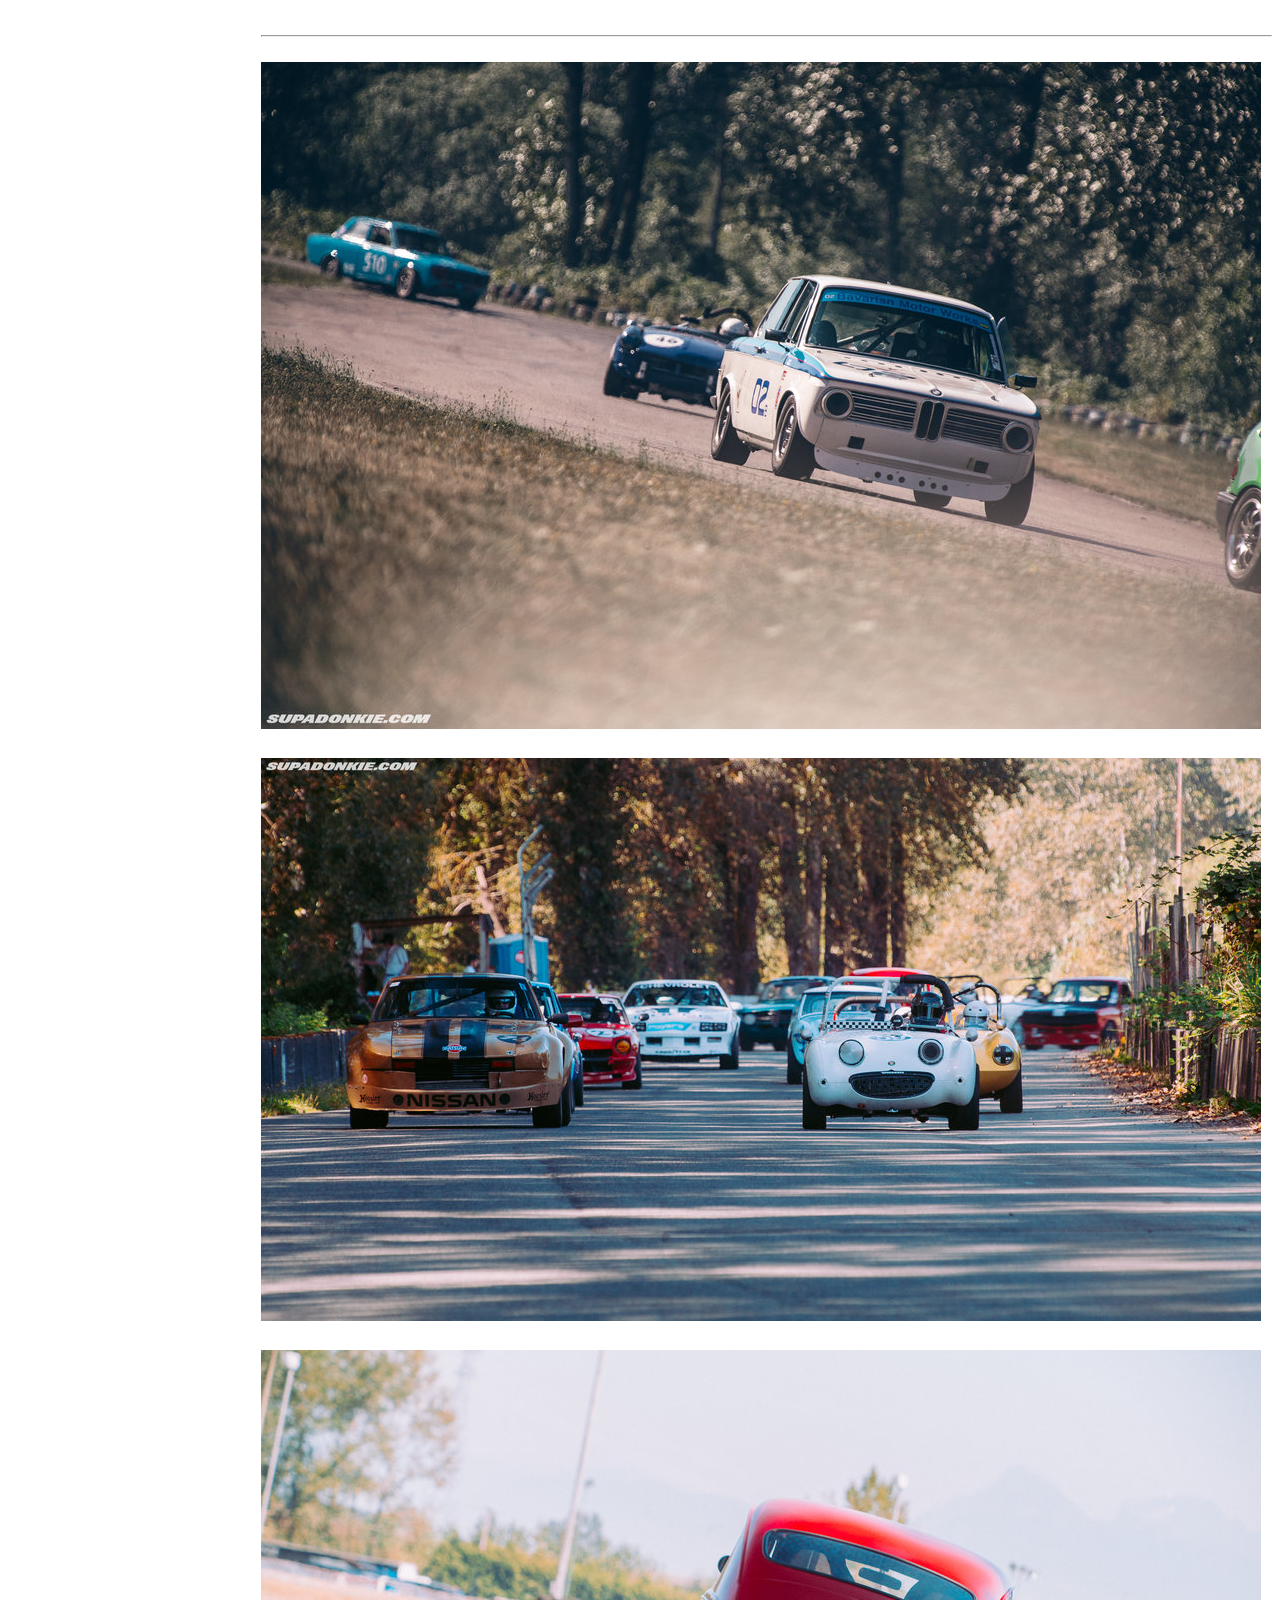
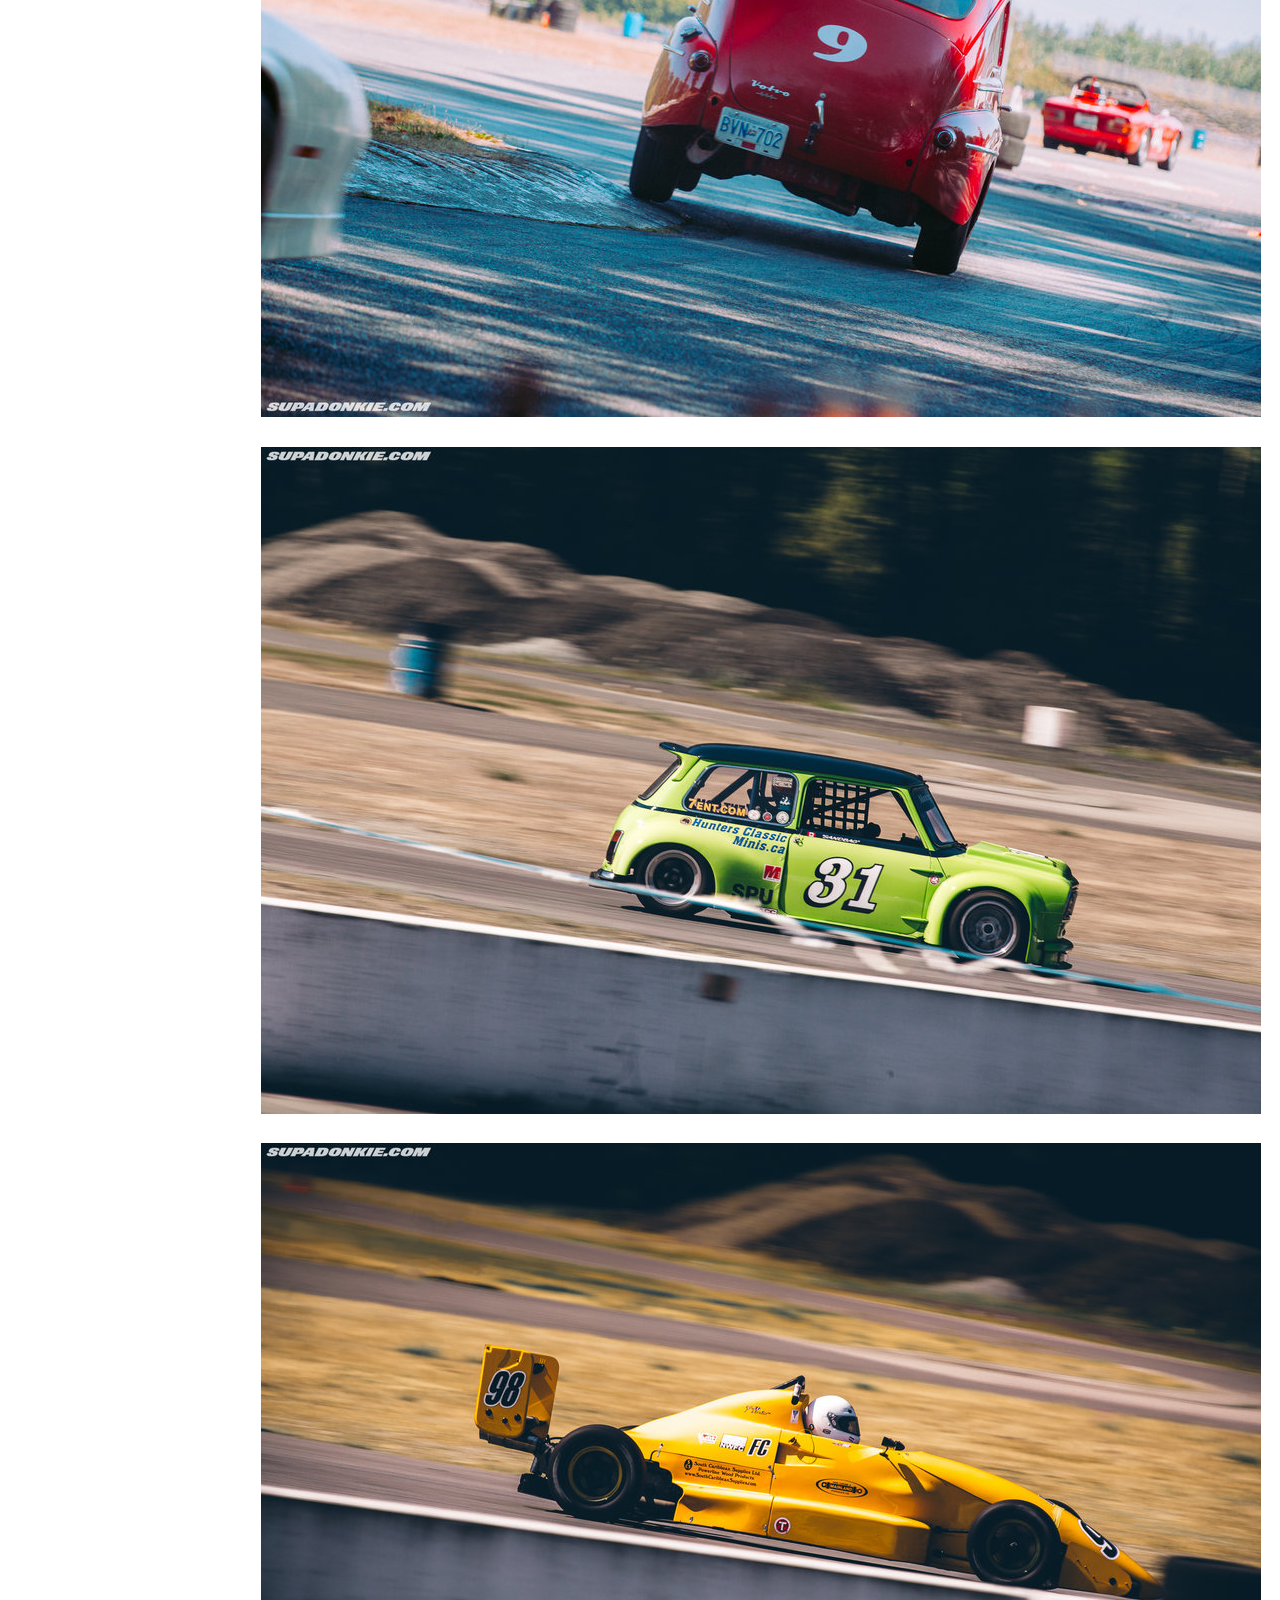
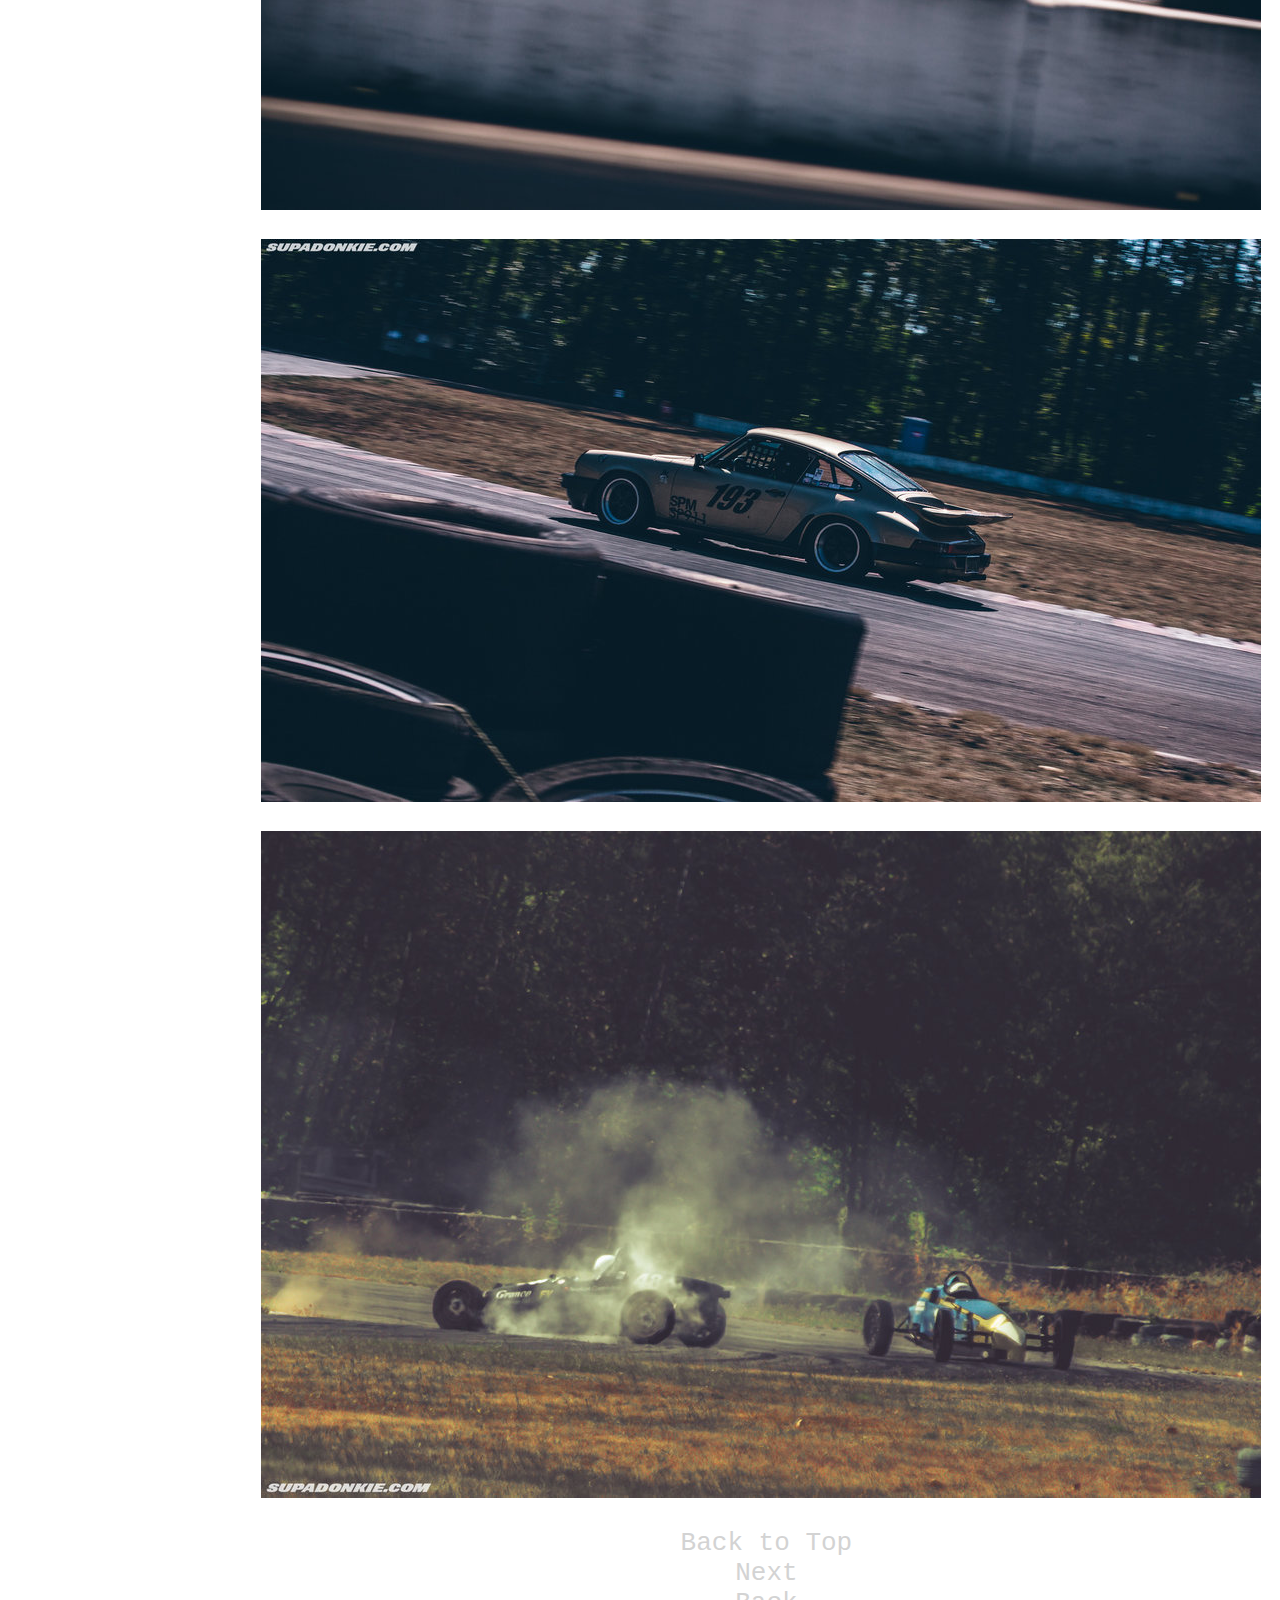
<file: blog/082316.html>
<!DOCTYPE html>

<html>
    <head>
        <title>SUPA BLOGGERS - 08.23.16</title>
        <link rel="stylesheet" href="../style.css">
        <style>
            #singlecenter{
                text-align: center;
                position:relative;
                overflow:auto;
                
            }
            p{
                margin-top: 2.5%;
                margin-bottom: 2.55%;
                font-size: 1.5em;
            }
            img{
                margin-bottom: 2.5%;
            }
            hr {
                margin-bottom: 2.5%;
            }
        </style>
    </head>
    <body>
        <header>
            <a href="../index.html"><img id="logo" src="../images/logo.png" alt="logo"></a><br>
        </header>
        
        <nav>
            
            <ul>
                <li><a href="../index.html">Home</a></li>
                <li><a href="../portfolio.html">Portfolio</a></li>
                <li><a href="../blog.html">Blog</a></li>
                <li><a href="../store.html">Store</a></li>
                <li><a href="../contact.html">Contact Me</a></li>
            </ul>
        </nav>
        
        <h1 id="title" class="top">BC Historic Motor Races Weekend</h1>
        <div id="content">
            <img src="../images/blog/082316_1.jpg" alt="082316-1">
            <p>
                So I drove out to Mission Raceway bright and early this Saturday for one sole purpose:  To photograph a bunch of old vintage cars.  Vintage Race Cars. :o
                <br><br>
                Participants hail from mostly around the Pacific North West, with a couple others from Alberta and California.  Race class consists of Vintage Closed Wheel, Vintage Formula Ford Invitational, and Formula Vee.
                <br><br>
                I absolutely love taking paddock photos of static race cars, and capturing the work put into keeping these machines running.  I think it's as important as shooting the action itself on track.
                <br><br>
            </p>
            <img src="../images/blog/082316_2.jpg" alt="082316-2">
            <img src="../images/blog/082316_3.jpg" alt="082316-3">
            <img src="../images/blog/082316_4.jpg" alt="082316-4">
            <img src="../images/blog/082316_5.jpg" alt="082316-5">
            <img src="../images/blog/082316_6.jpg" alt="082316-6">
            <img src="../images/blog/082316_7.jpg" alt="082316-7">
            <img src="../images/blog/082316_8.jpg" alt="082316-8">
            <img src="../images/blog/082316_9.jpg" alt="082316-9">
            <hr/>
            <img src="../images/blog/082316_10.jpg" alt="082316-10">
            <img src="../images/blog/082316_11.jpg" alt="082316-11">
            <img src="../images/blog/082316_12.jpg" alt="082316-12">
            <img src="../images/blog/082316_13.jpg" alt="082316-13">
            <hr/>
            <img src="../images/blog/082316_14.jpg" alt="082316-14">
            <img src="../images/blog/082316_15.jpg" alt="082316-15">
            <img src="../images/blog/082316_16.jpg" alt="082316-16">
            <img src="../images/blog/082316_17.jpg" alt="082316-17">
            <img src="../images/blog/082316_18.jpg" alt="082316-18">
            <img src="../images/blog/082316_19.jpg" alt="082316-19">
            <img src="../images/blog/082316_20.jpg" alt="082316-20">
            
            <div id="singlecenter">
                <a href="#top">Back to Top</a>
                <br>
                <a href="091116.html">Next</a>
                <br>
                <a href="091116.html">Back</a>
            </div>
            <br><br><br><br>
        </div>
    </body>
    <footer><div id="copyright">
        Photos and Content &copy;Justin Law 2015<br>
        <a href="sitemap.html">Site Map</a>
        </div>
    </footer>
</html>
</file>
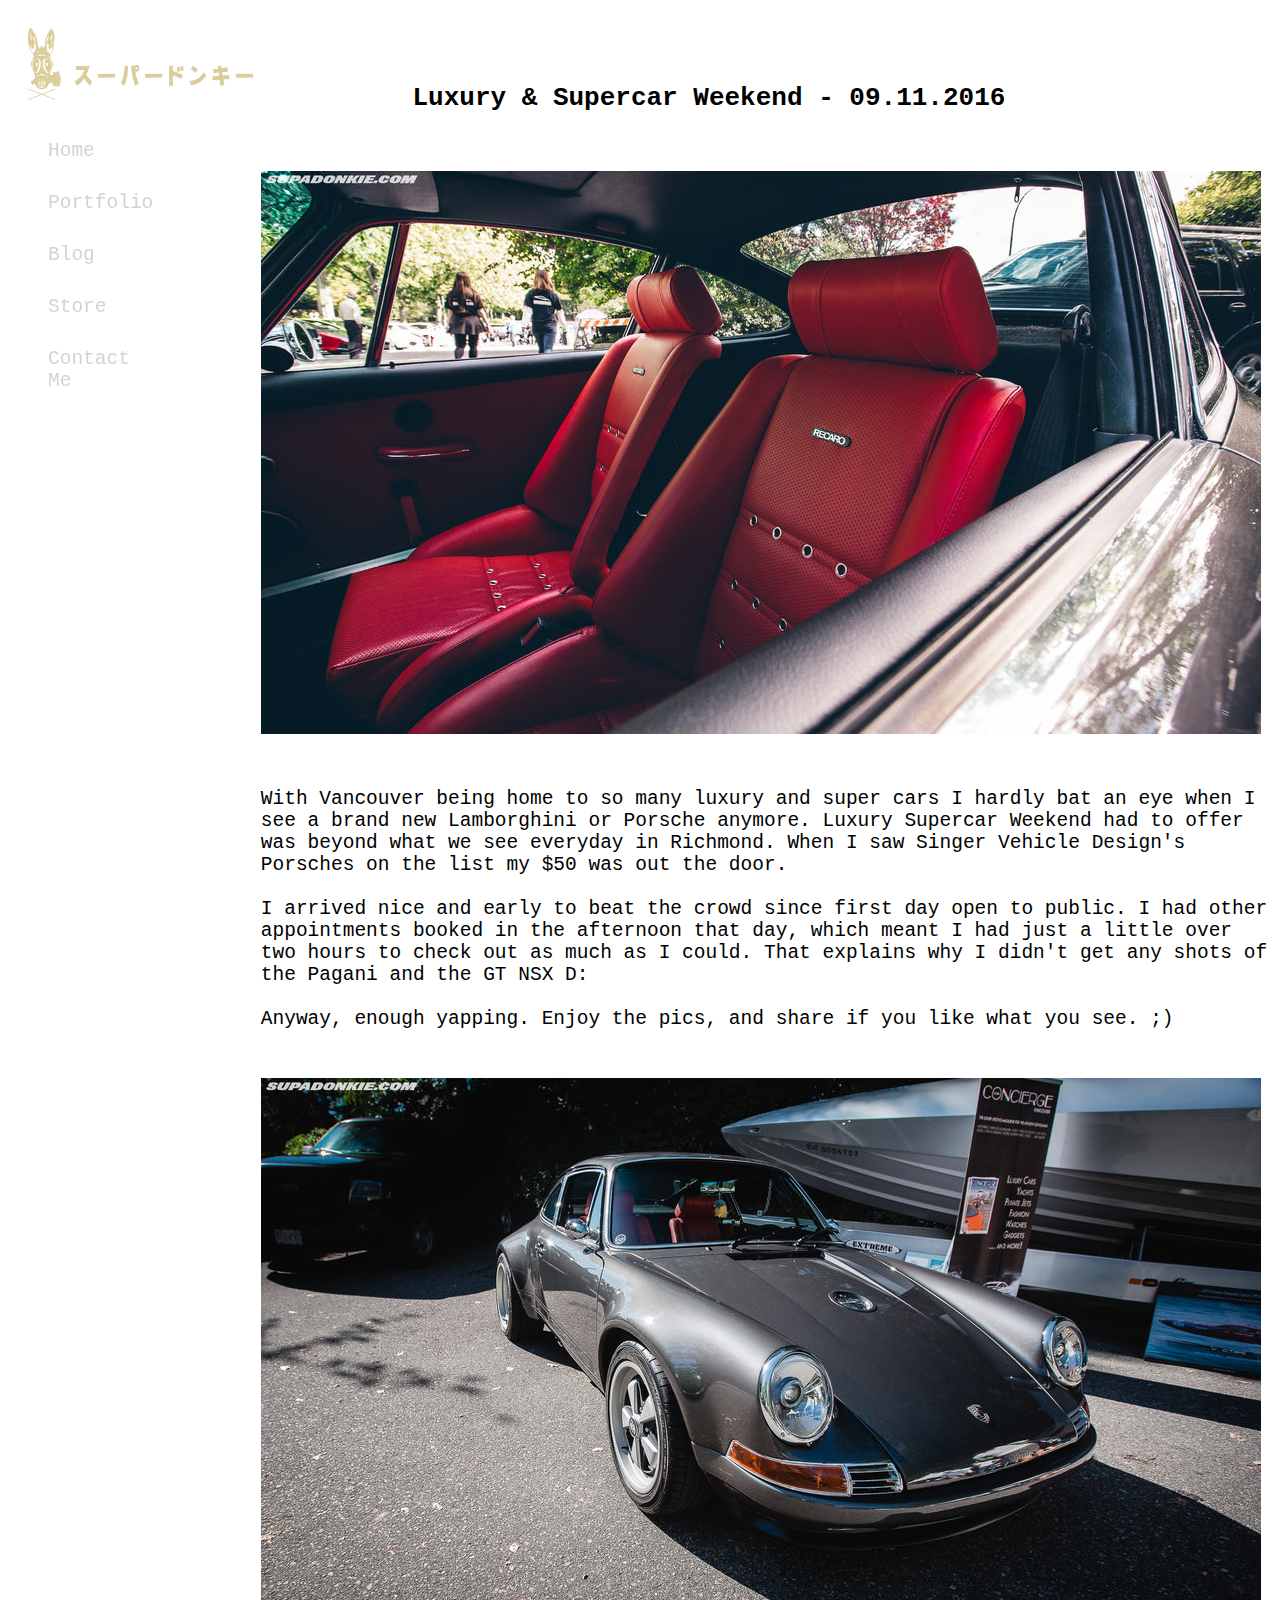
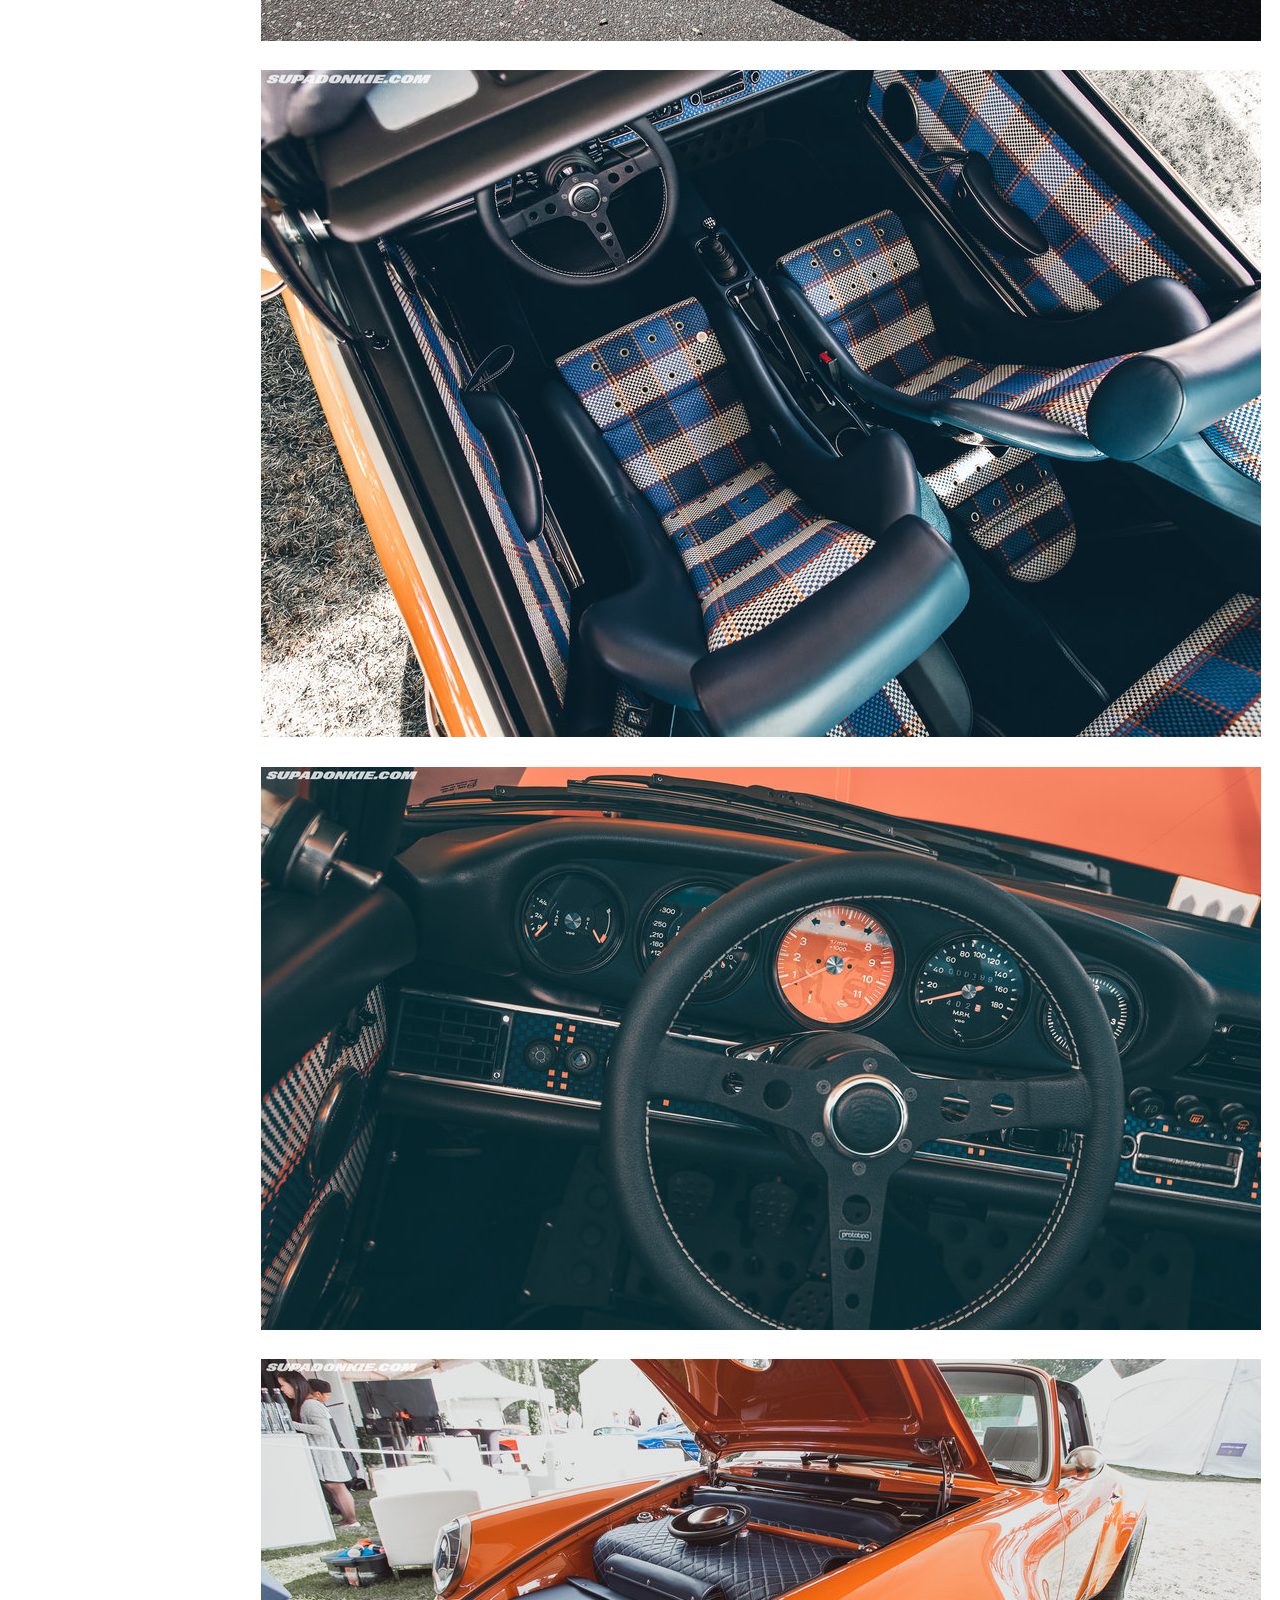
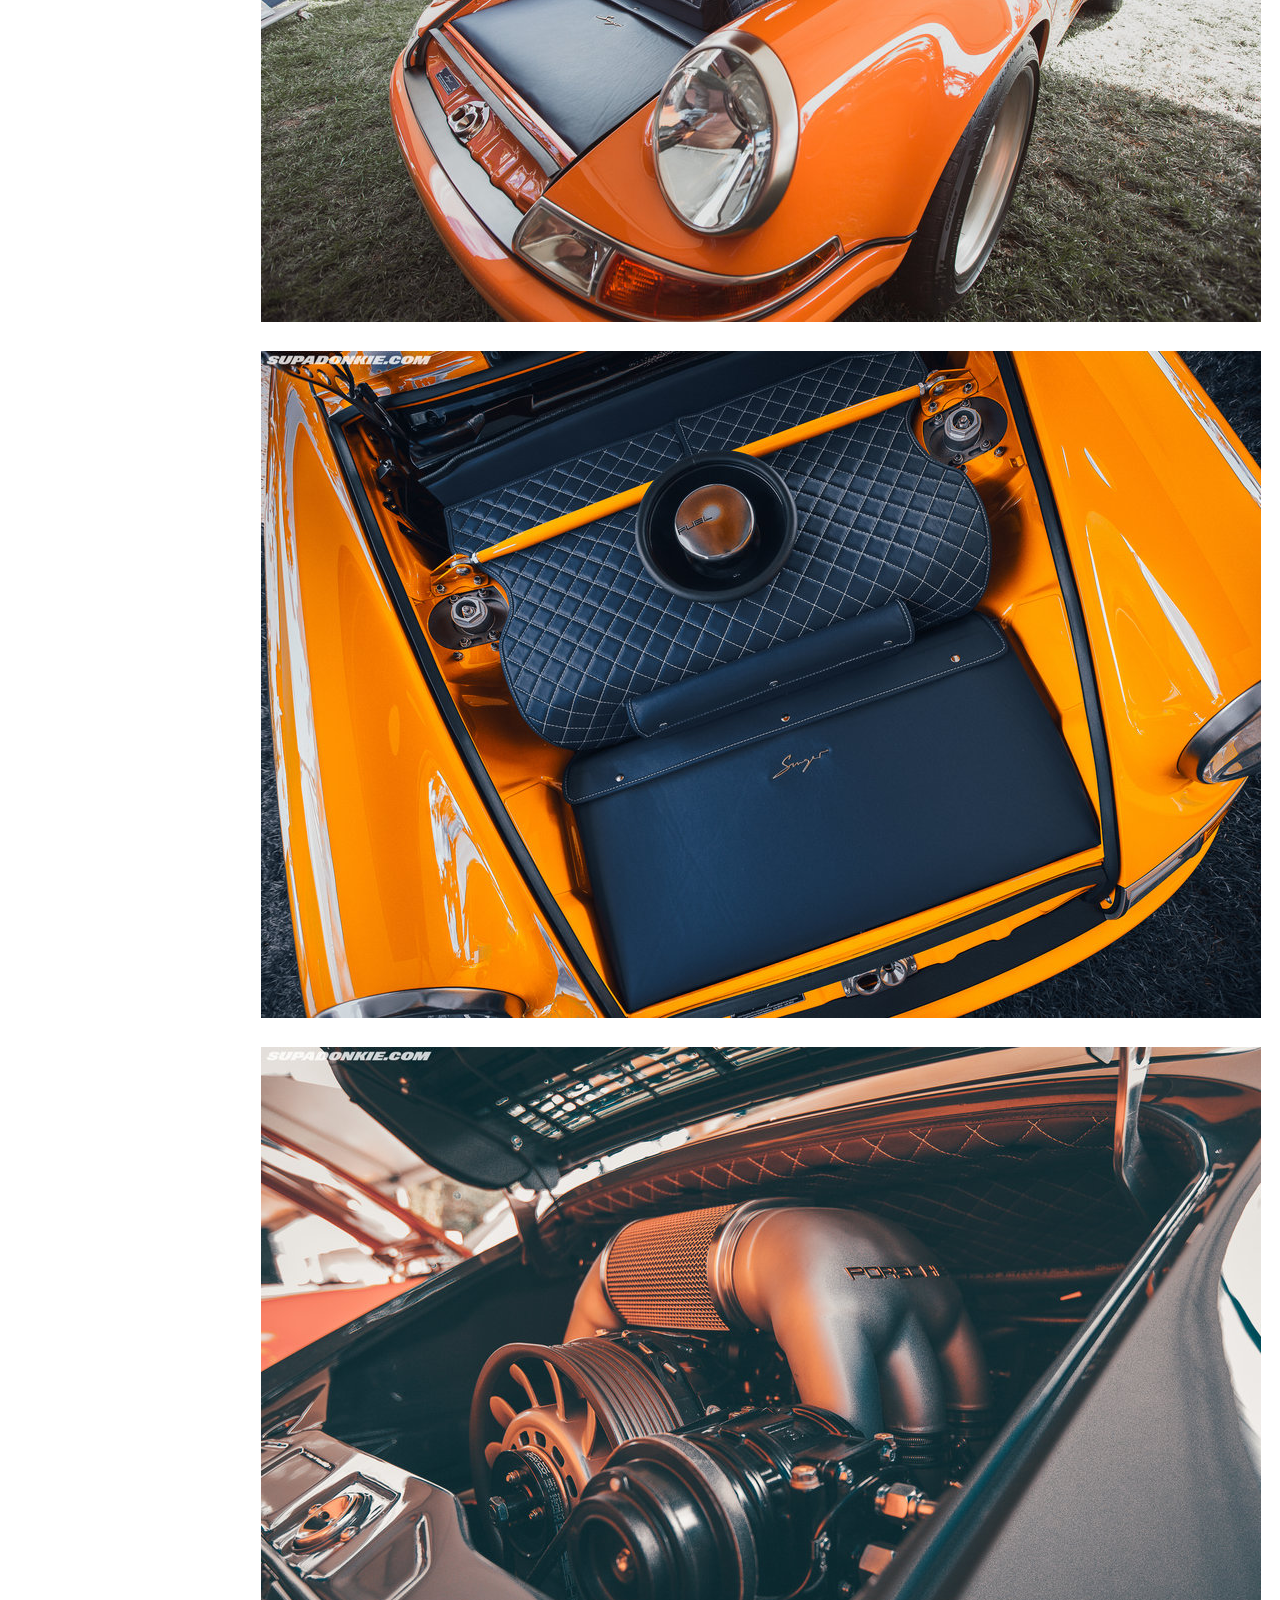
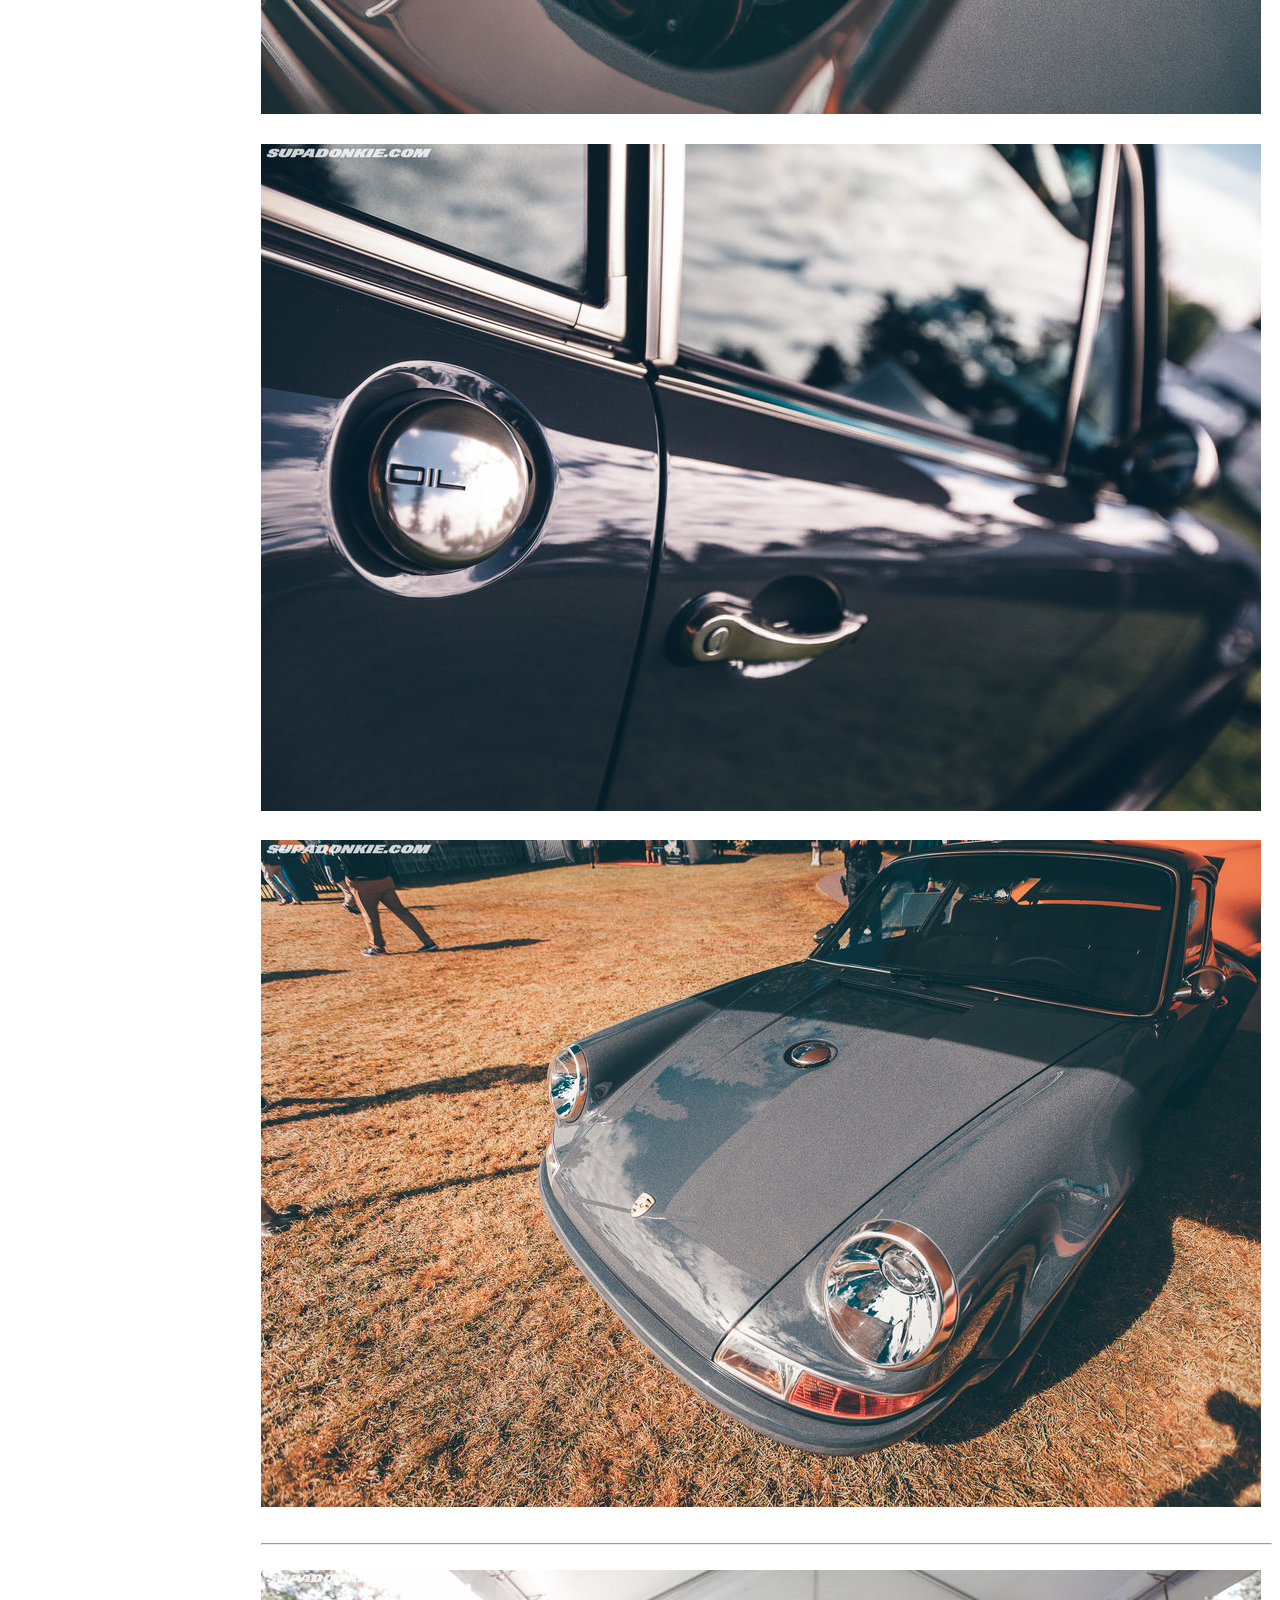
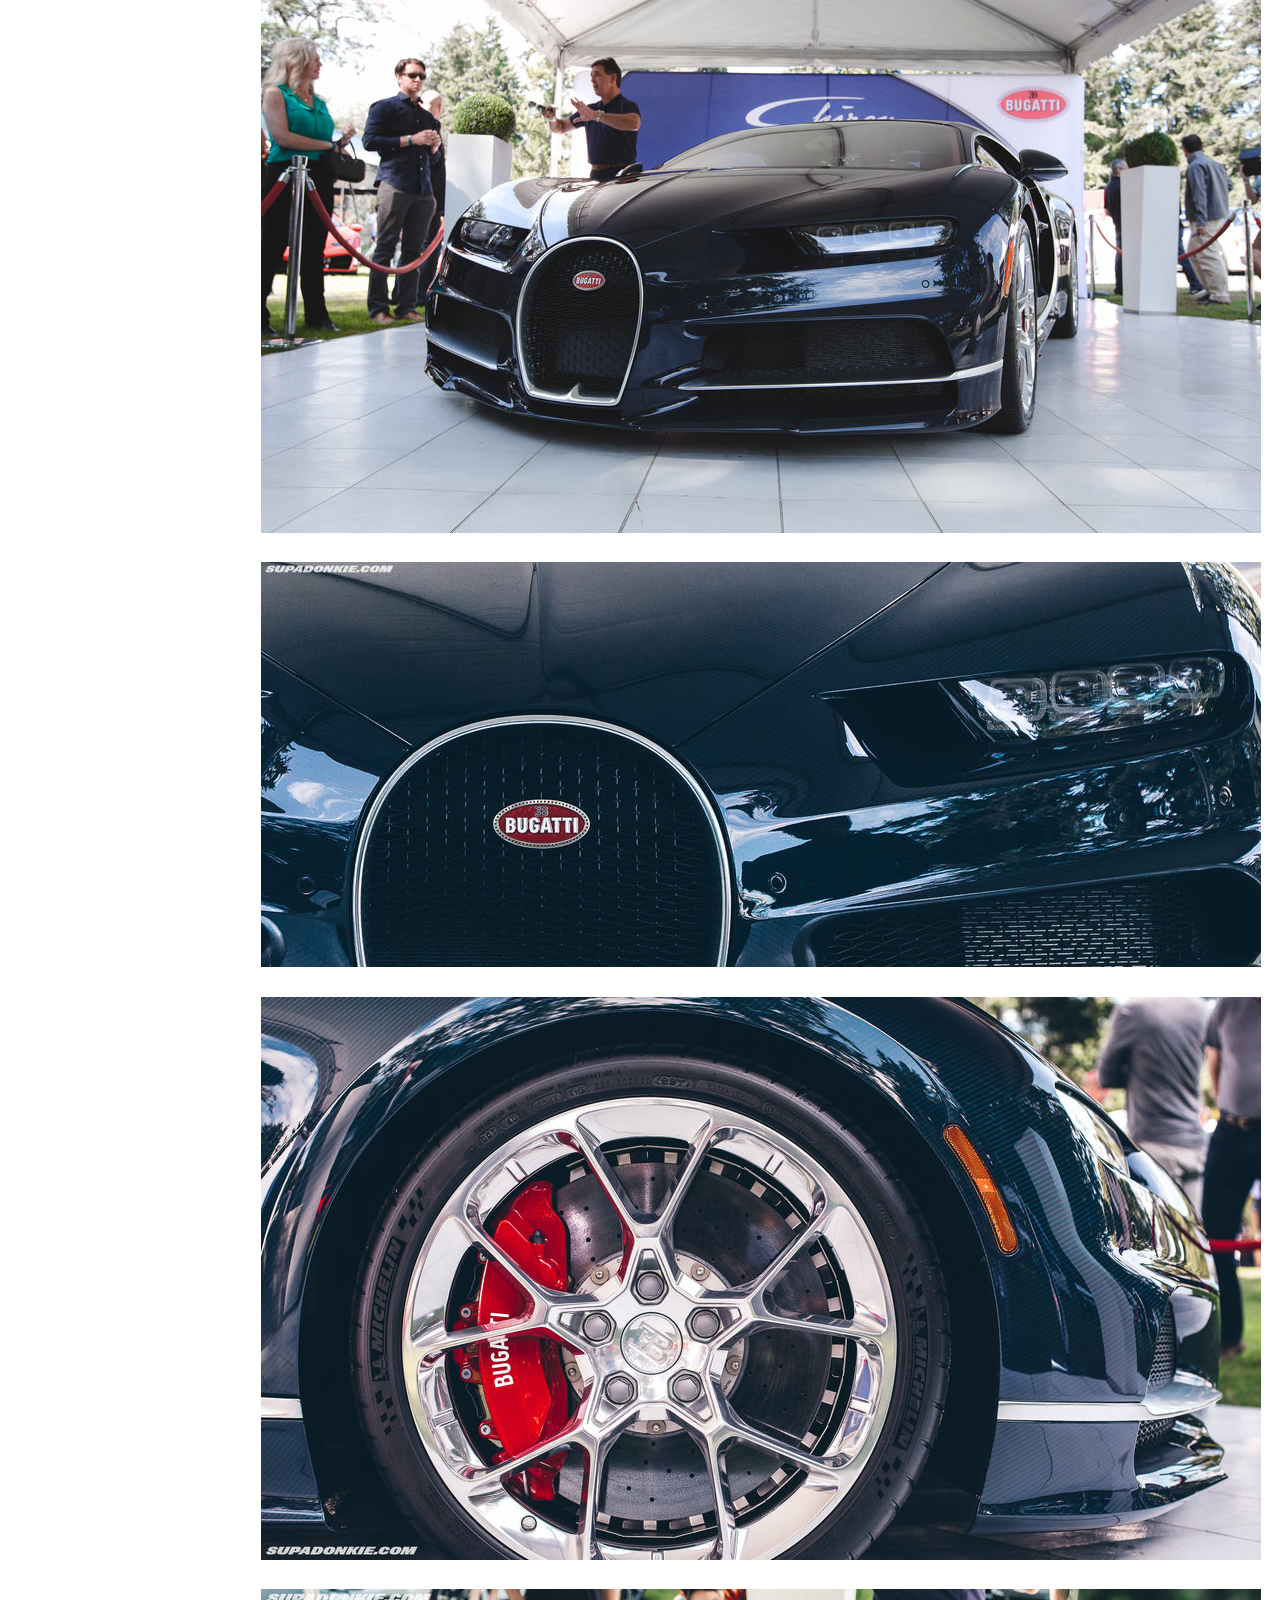
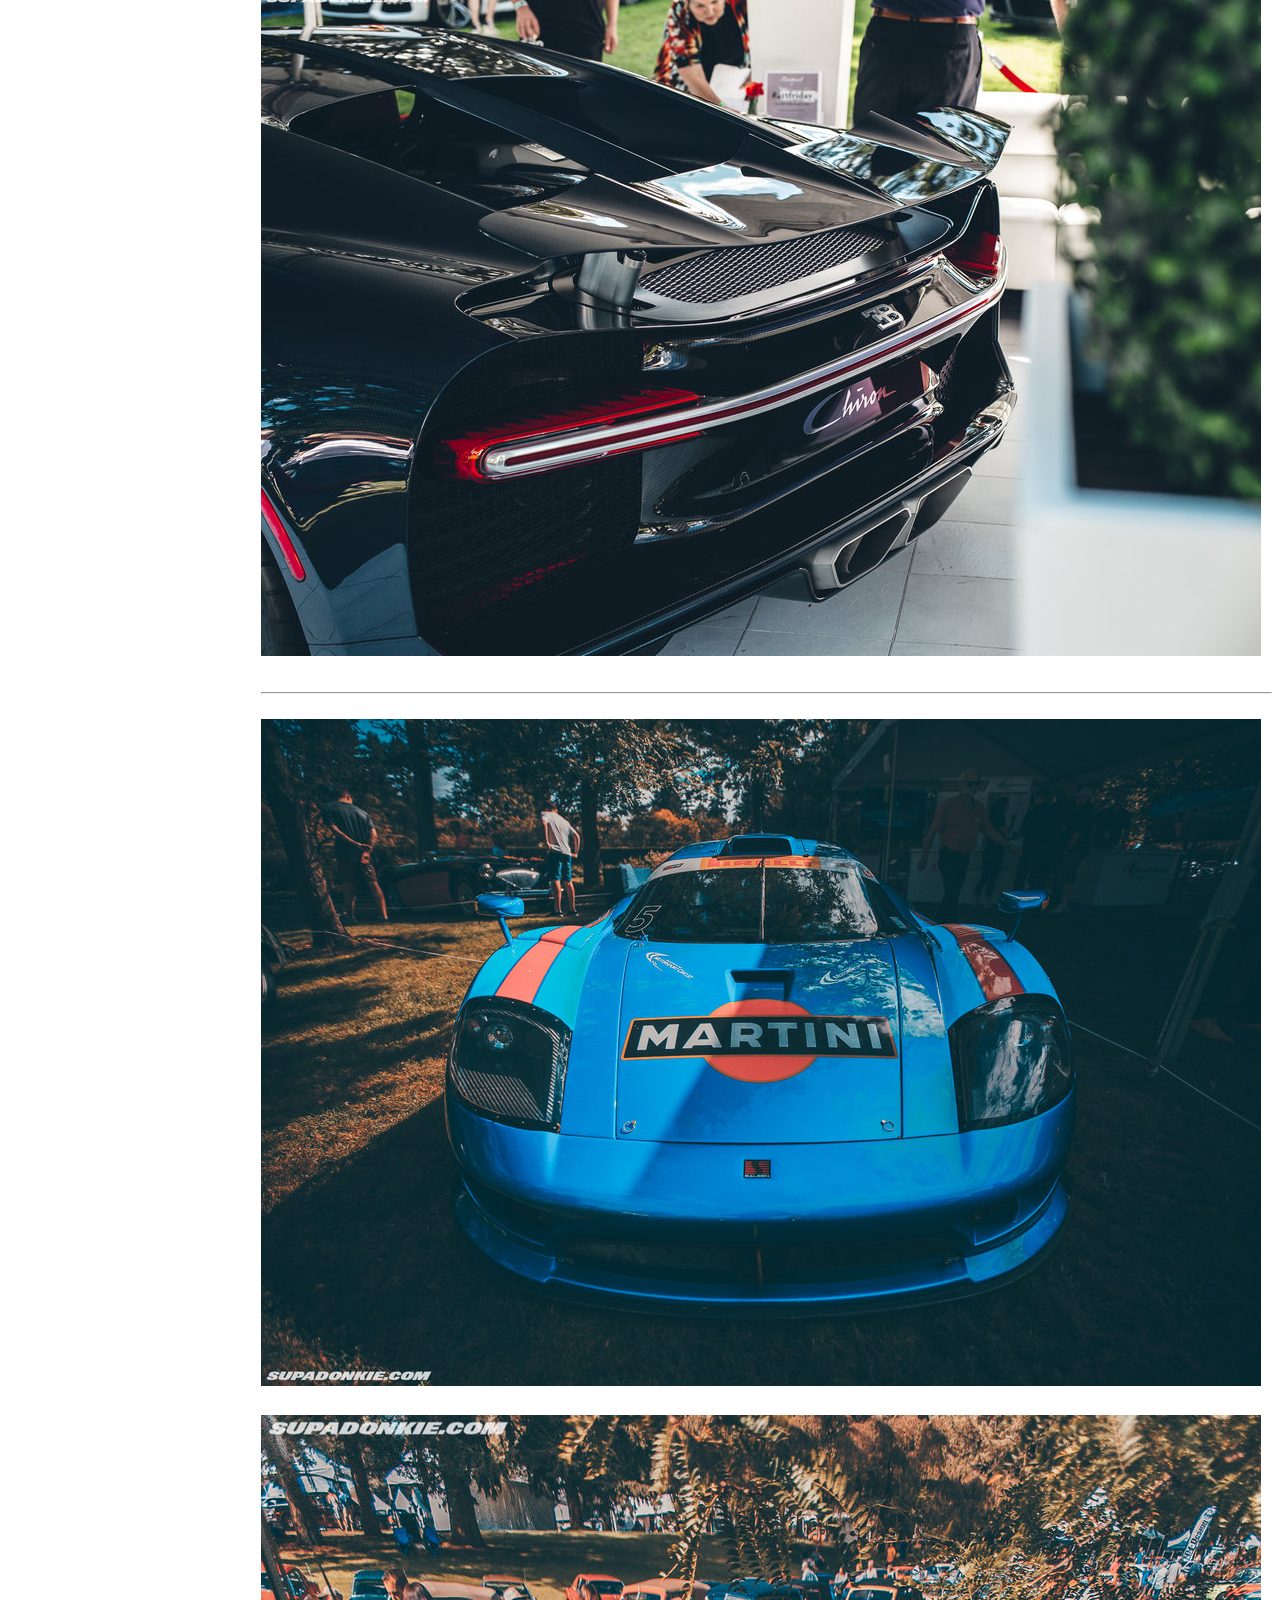
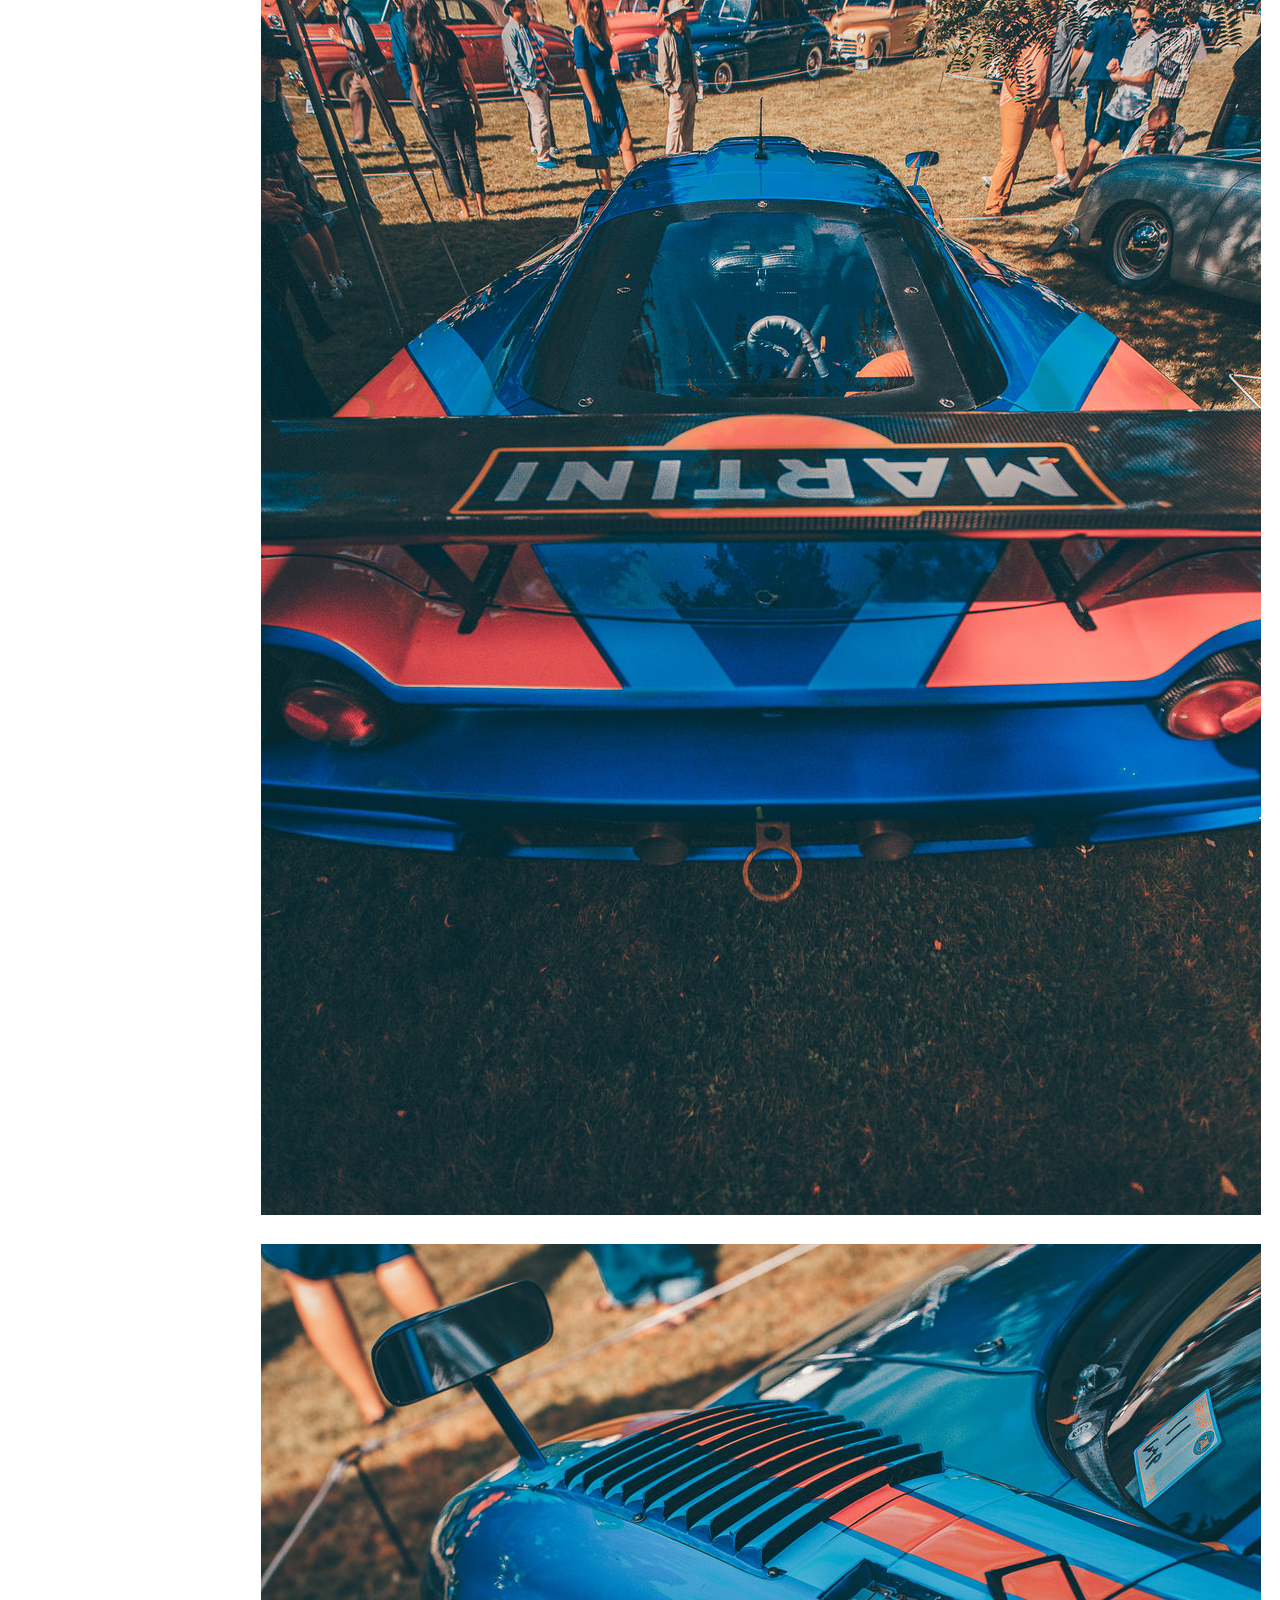
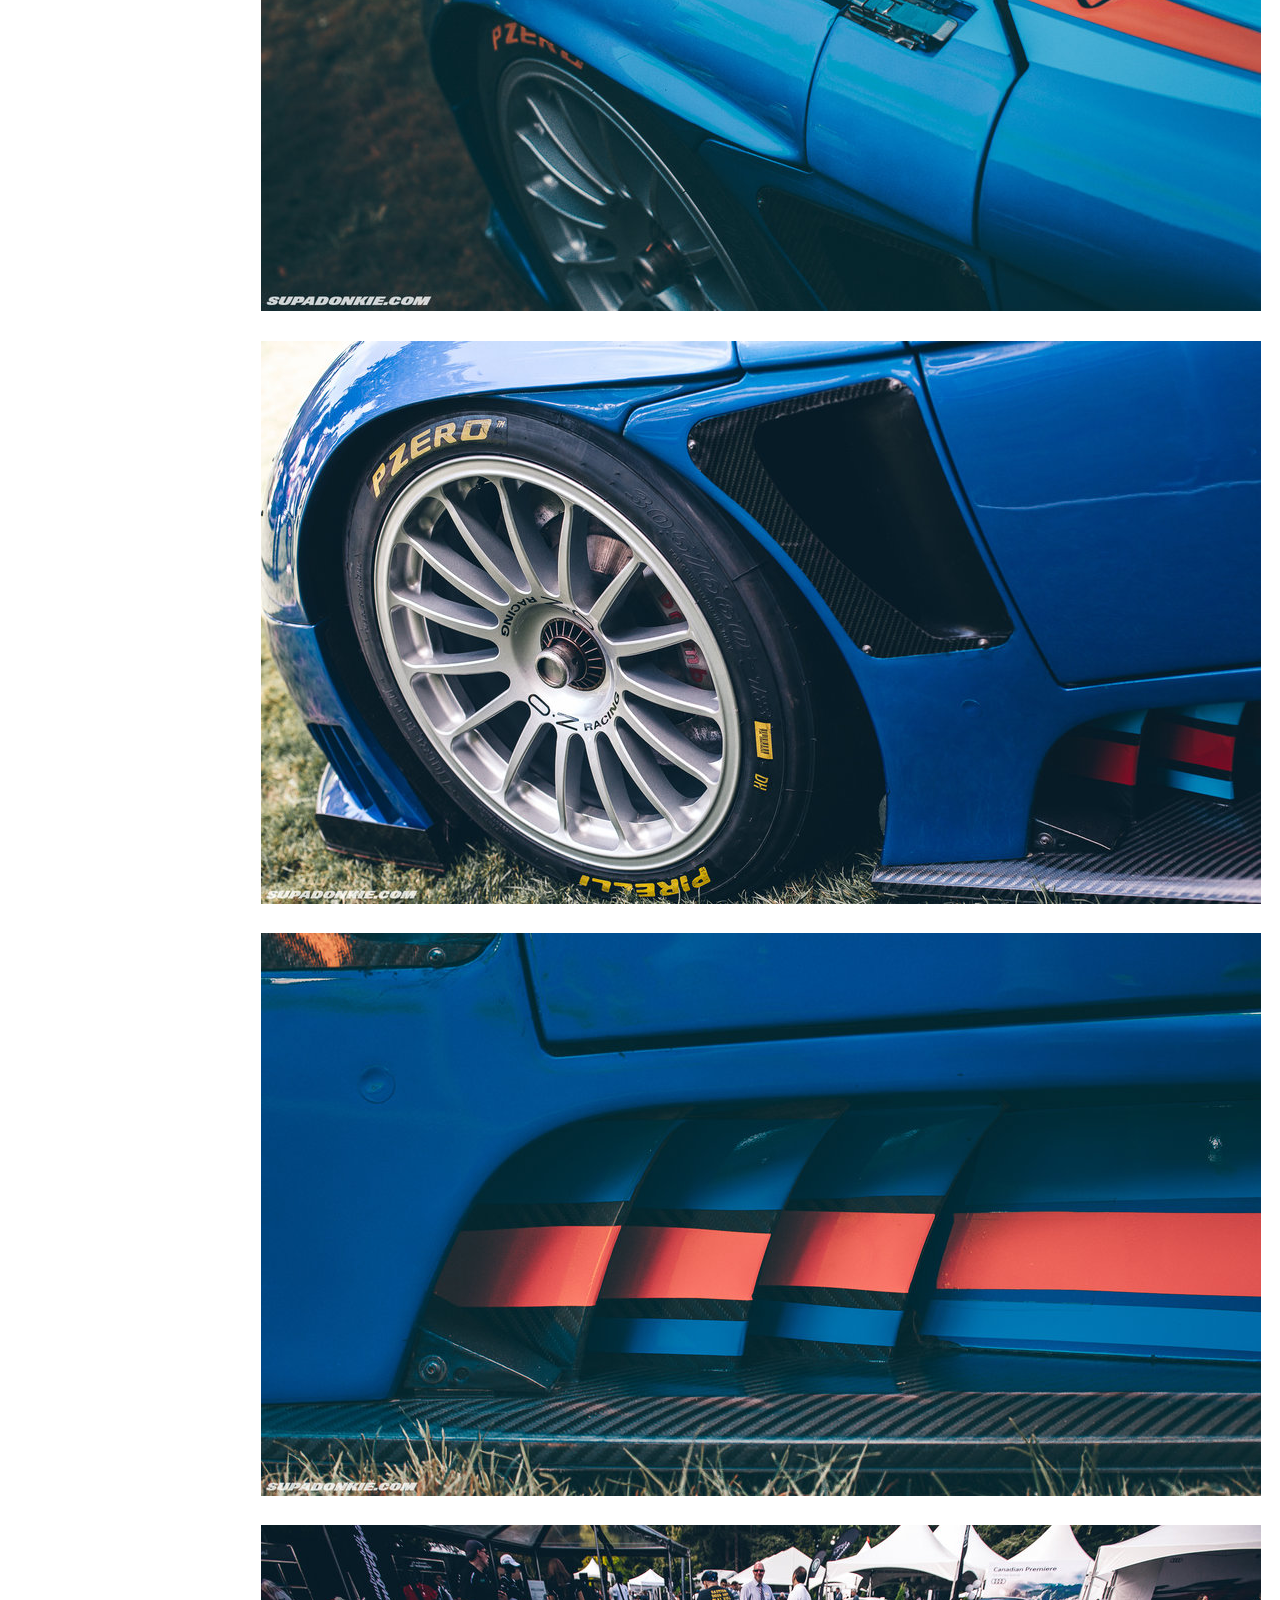
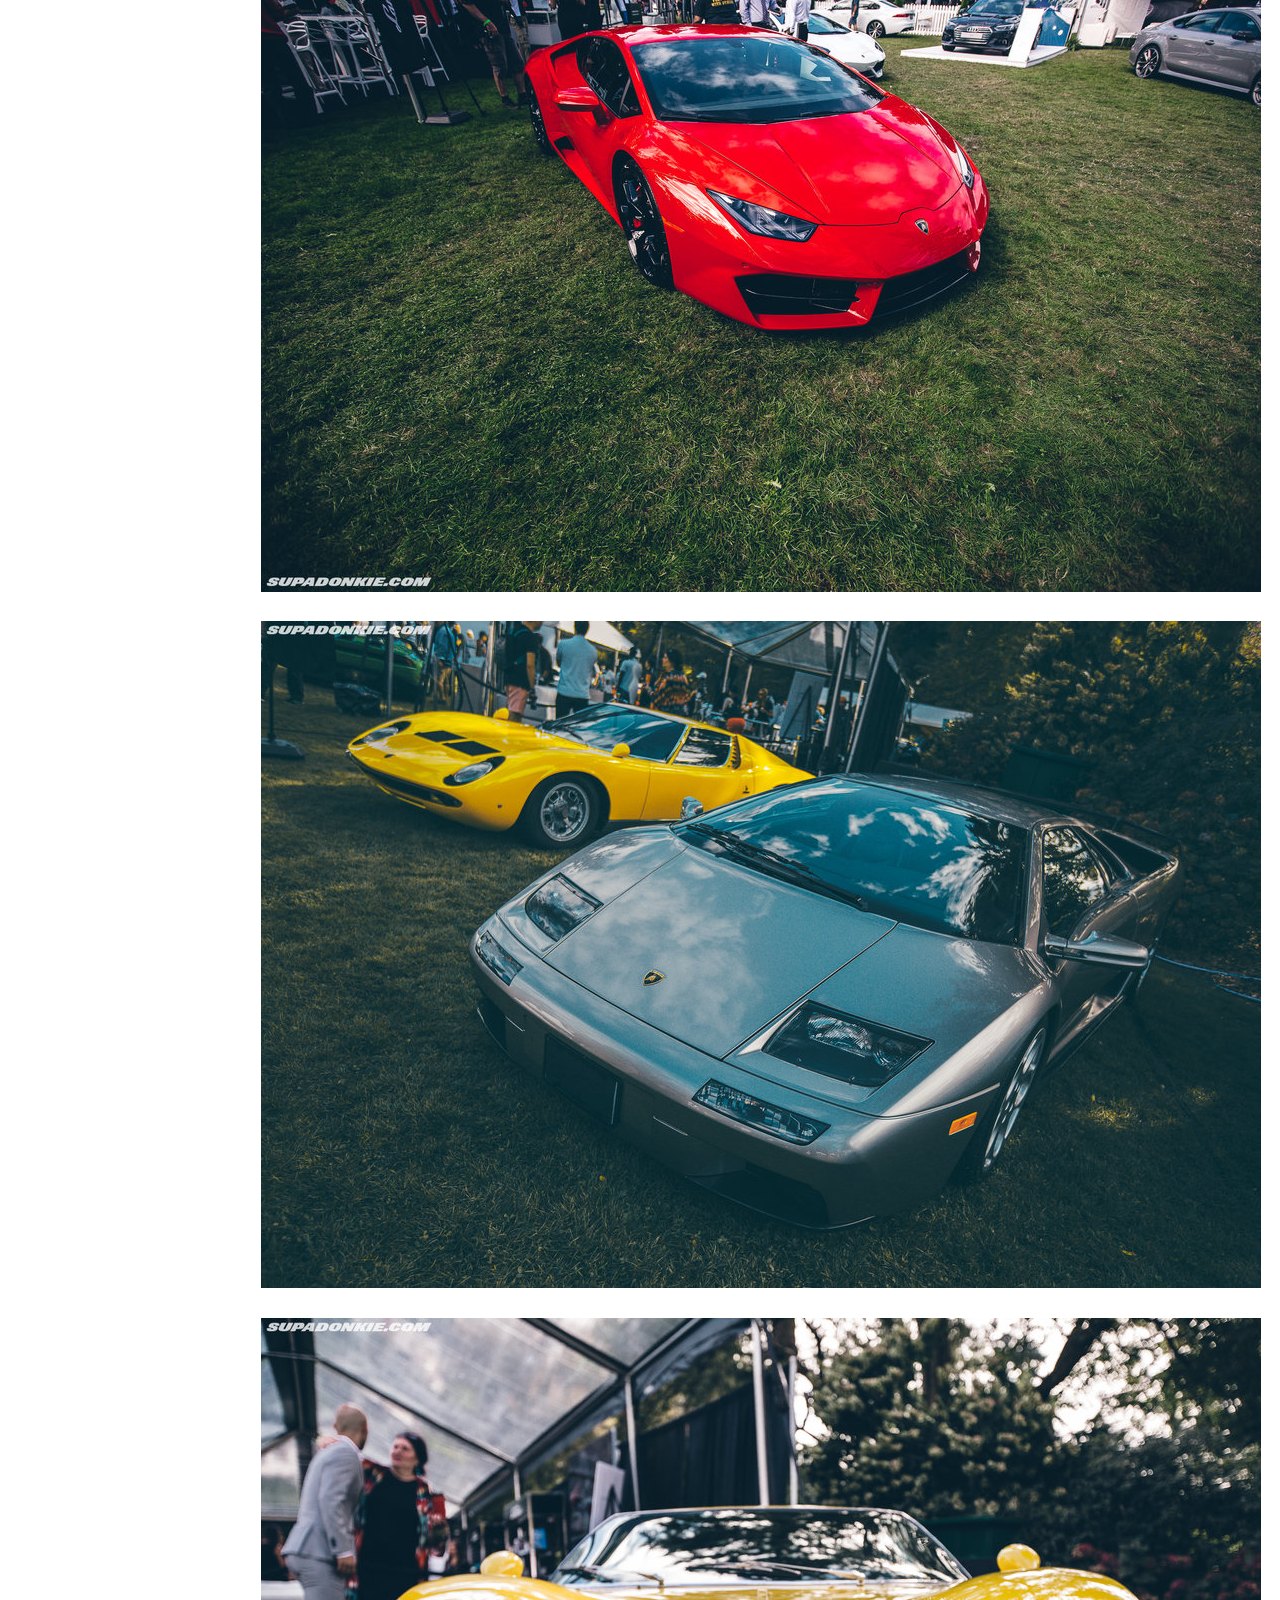
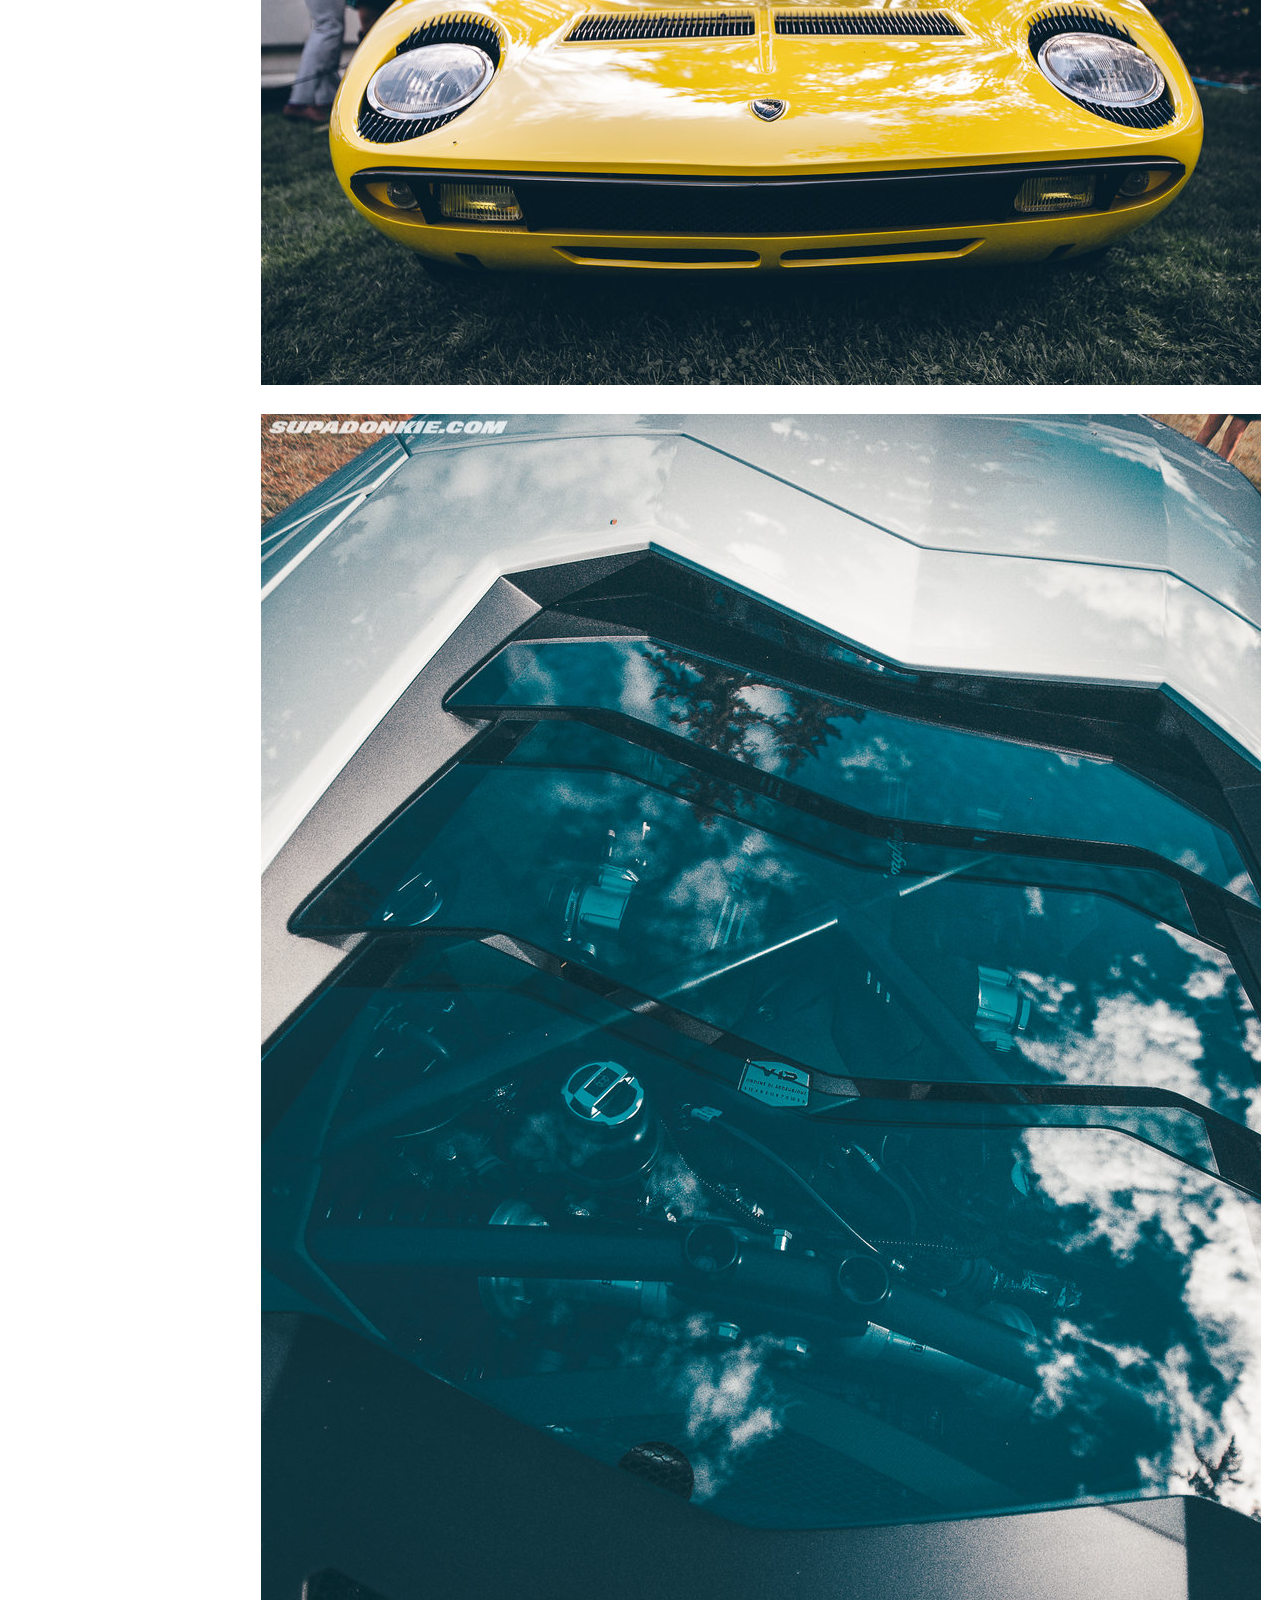
<file: blog/091116.html>
<!DOCTYPE html>

<html>
    <head>
        <title>SUPA BLOGGERS - 09.11.16</title>
        <link rel="stylesheet" href="../style.css">
        <style>
            #singlecenter{
                text-align: center;
                position:relative;
                overflow:auto;
                
            }
            p{
                margin-top: 2.5%;
                margin-bottom: 2.55%;
                font-size: 1.5em;
            }
            img{
                margin-bottom: 2.5%;
            }
            hr {
                margin-bottom: 2.5%;
            }
        </style>
    </head>
    <body>
        <header>
            <a href="../index.html"><img id="logo" src="../images/logo.png" alt="logo"></a><br>
        </header>
        
        <nav>
            
            <ul>
                <li><a href="../index.html">Home</a></li>
                <li><a href="../portfolio.html">Portfolio</a></li>
                <li><a href="../blog.html">Blog</a></li>
                <li><a href="../store.html">Store</a></li>
                <li><a href="../contact.html">Contact Me</a></li>
            </ul>
        </nav>
        
        <h1 id="title" class="top">Luxury &amp; Supercar Weekend - 09.11.2016</h1>
        <div id="content">
            <img src="../images/blog/091116_1.jpg" alt="091116-1">
            <p>
                With Vancouver being home to so many luxury and super cars I hardly bat an eye when I see a brand new Lamborghini or Porsche anymore.  Luxury Supercar Weekend had to offer was beyond what we see everyday in Richmond.  When I saw Singer Vehicle Design's Porsches on the list my $50 was out the door.
                <br><br>
                I arrived nice and early to beat the crowd since first day open to public.  I had other appointments booked in the afternoon that day, which meant I had just a little over two hours to check out as much as I could.  That explains why I didn't get any shots of the Pagani and the GT NSX D:
                <br><br>
                Anyway, enough yapping.  Enjoy the pics, and share if you like what you see. ;)<br><br>
            </p>
            <img src="../images/blog/091116_2.jpg" alt="091116-2">
            <img src="../images/blog/091116_3.jpg" alt="091116-3">
            <img src="../images/blog/091116_4.jpg" alt="091116-4">
            <img src="../images/blog/091116_5.jpg" alt="091116-5">
            <img src="../images/blog/091116_6.jpg" alt="091116-6">
            <img src="../images/blog/091116_7.jpg" alt="091116-7">
            <img src="../images/blog/091116_8.jpg" alt="091116-8">
            <img src="../images/blog/091116_9.jpg" alt="091116-9">
            <hr/>
            <img src="../images/blog/091116_10.jpg" alt="091116-10">
            <img src="../images/blog/091116_11.jpg" alt="091116-11">
            <img src="../images/blog/091116_12.jpg" alt="091116-12">
            <img src="../images/blog/091116_13.jpg" alt="091116-13">
            <hr/>
            <img src="../images/blog/091116_14.jpg" alt="091116-14">
            <img src="../images/blog/091116_15.jpg" alt="091116-15">
            <img src="../images/blog/091116_16.jpg" alt="091116-16">
            <img src="../images/blog/091116_17.jpg" alt="091116-17">
            <img src="../images/blog/091116_18.jpg" alt="091116-18">
            <img src="../images/blog/091116_19.jpg" alt="091116-19">
            <img src="../images/blog/091116_20.jpg" alt="091116-20">
            <img src="../images/blog/091116_21.jpg" alt="091116-21">
            <img src="../images/blog/091116_22.jpg" alt="091116-22">
            <img src="../images/blog/091116_23.jpg" alt="091116-23">
            <img src="../images/blog/091116_24.jpg" alt="091116-24">
            <img src="../images/blog/091116_25.jpg" alt="091116-25">
            <img src="../images/blog/091116_26.jpg" alt="091116-26">
            <img src="../images/blog/091116_27.jpg" alt="091116-27">
            
            <div id="singlecenter">
                <a href="#top">Back to Top</a>
                <br>
                <a href="082316.html">Next</a>
                <br>
                <a href="082316.html">Back</a>
            </div>
            <br><br><br><br>
        </div>
    </body>
    <footer><div id="copyright">
        Photos and Content &copy;Justin Law 2015<br>
        <a href="sitemap.html">Site Map</a>
        </div>
    </footer>
</html>
</file>
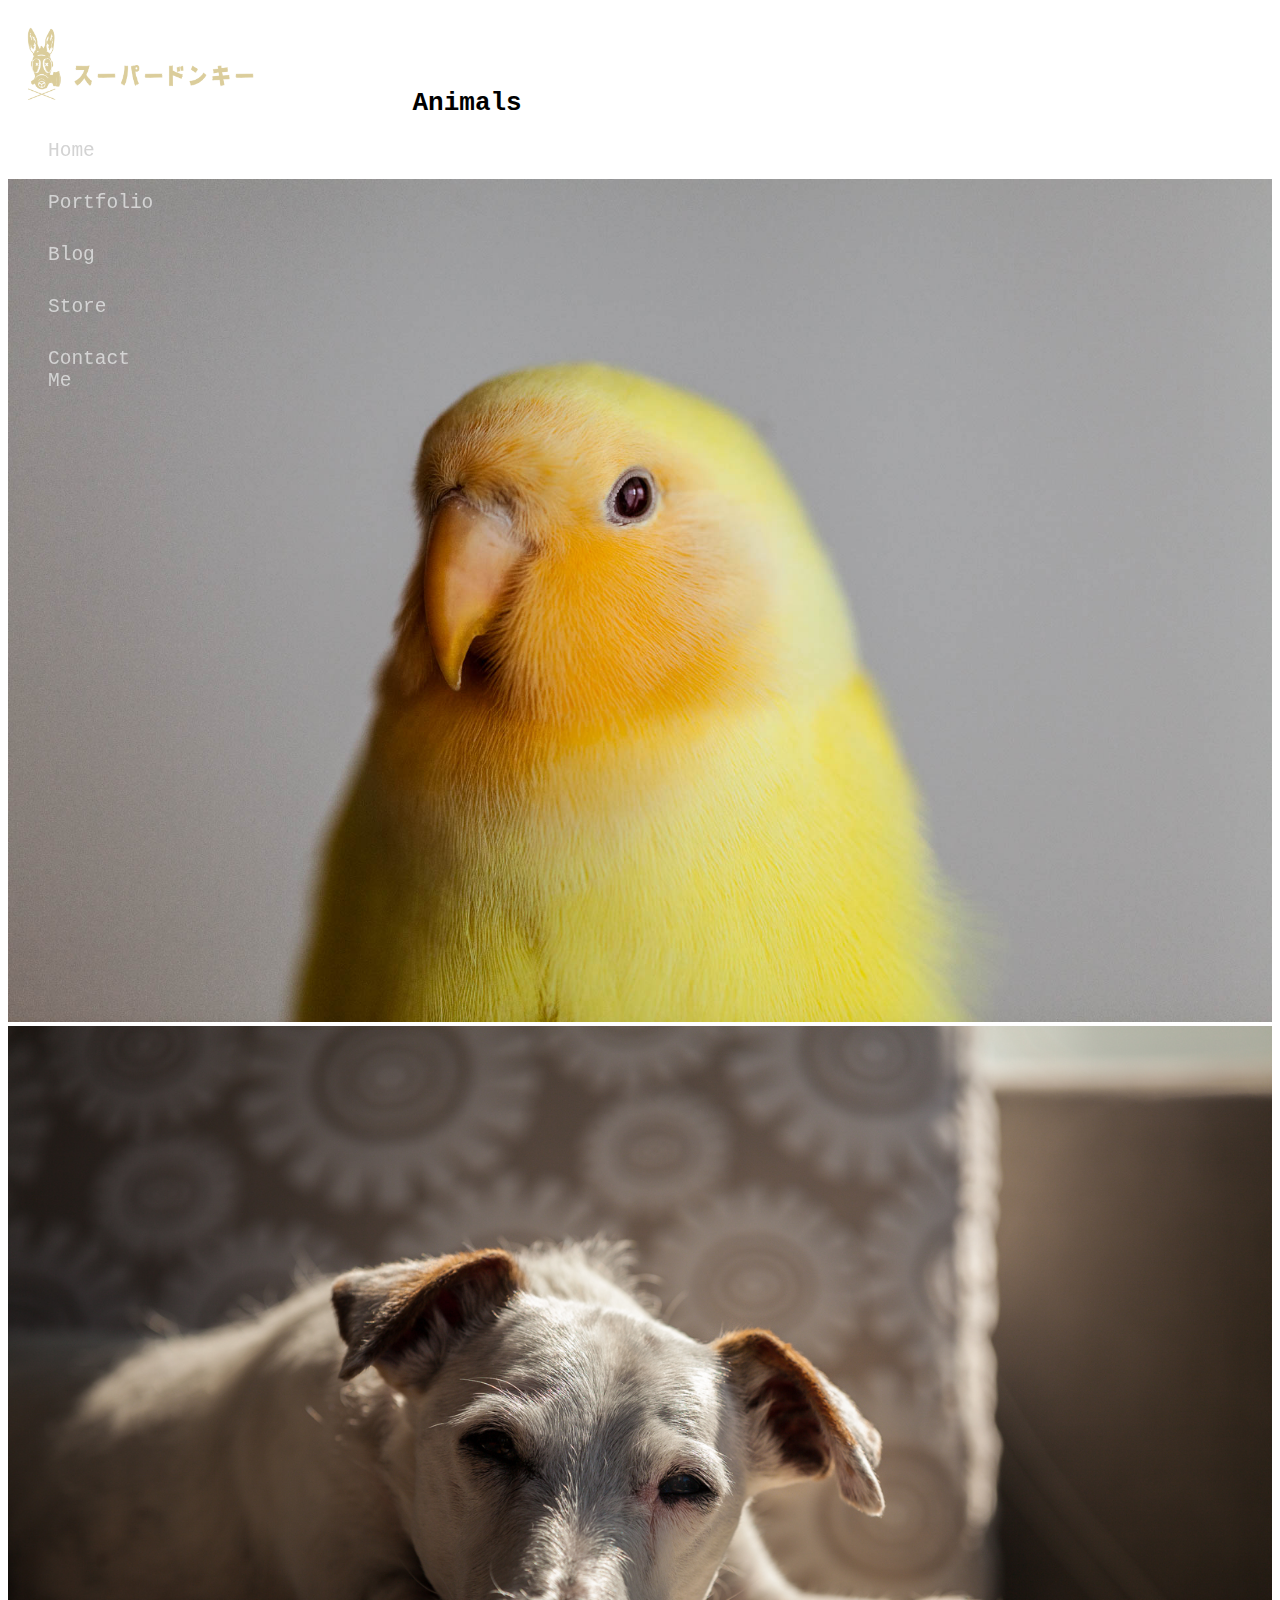
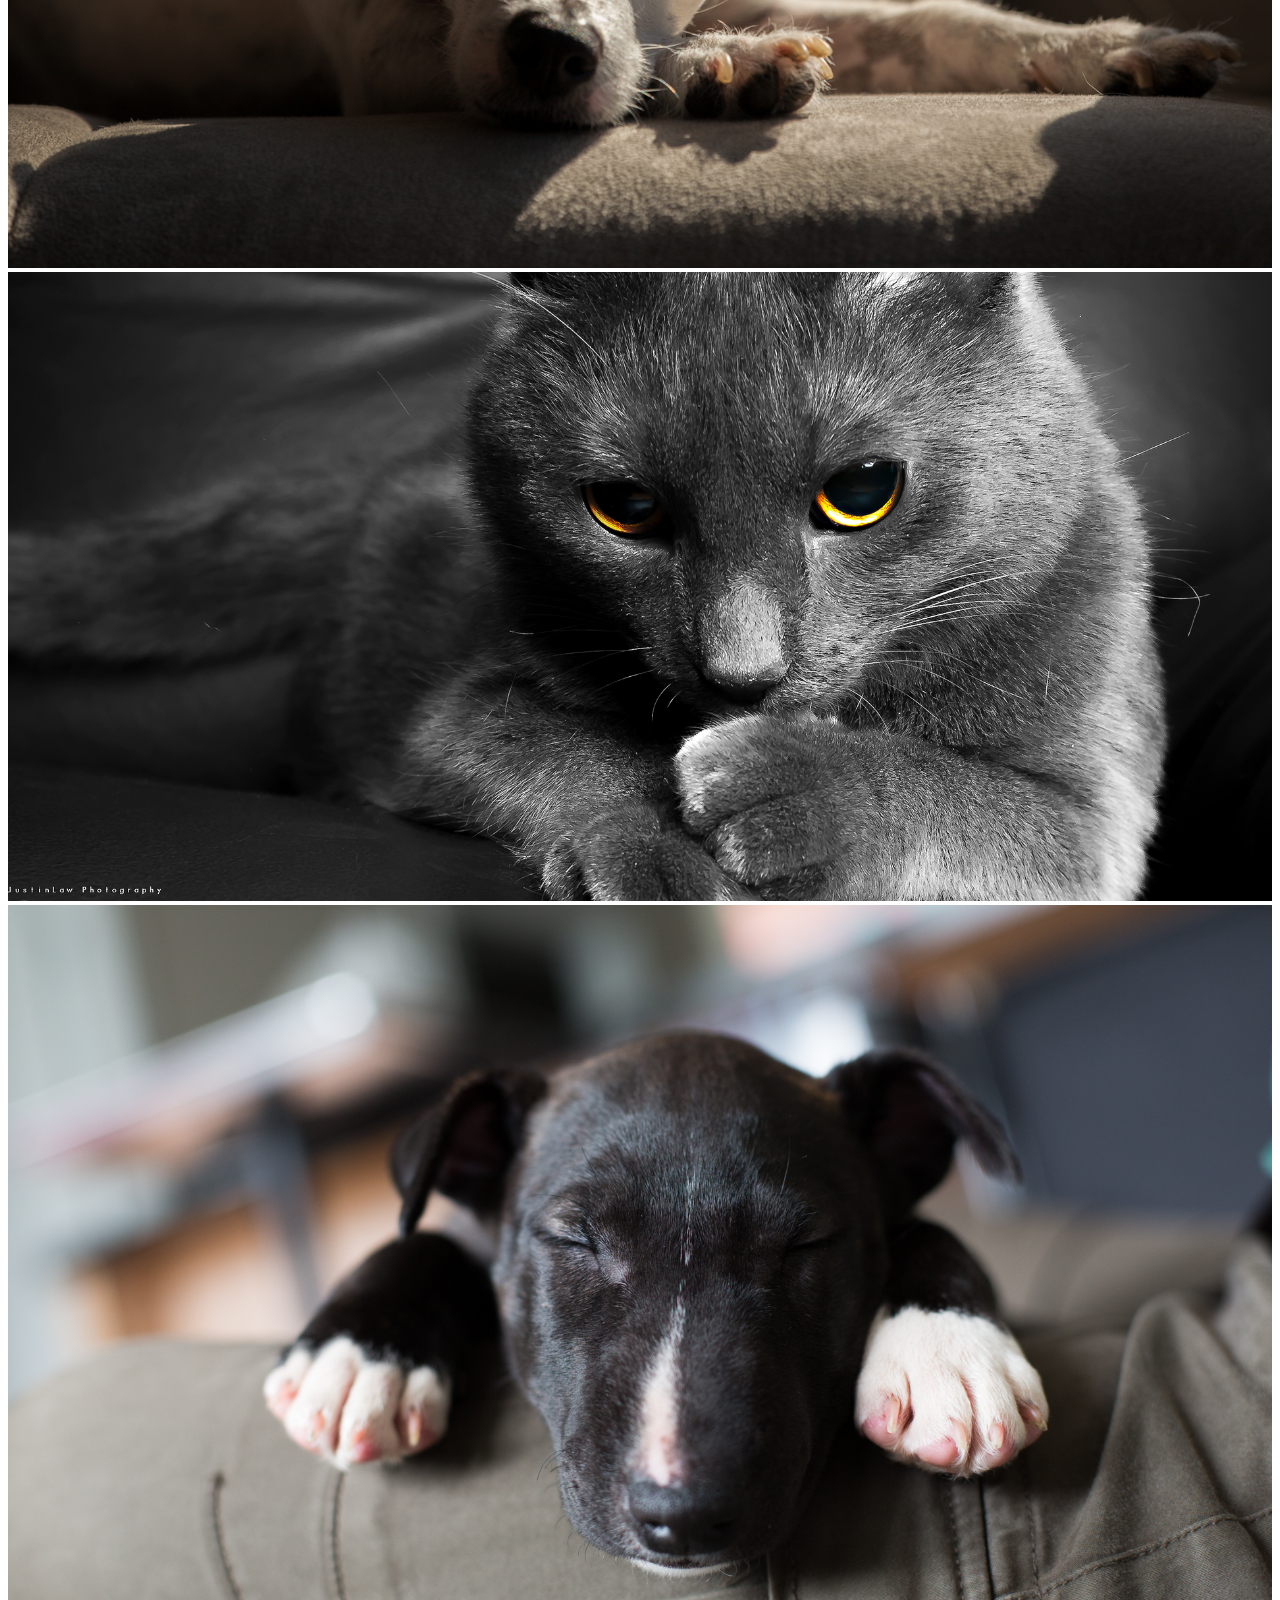
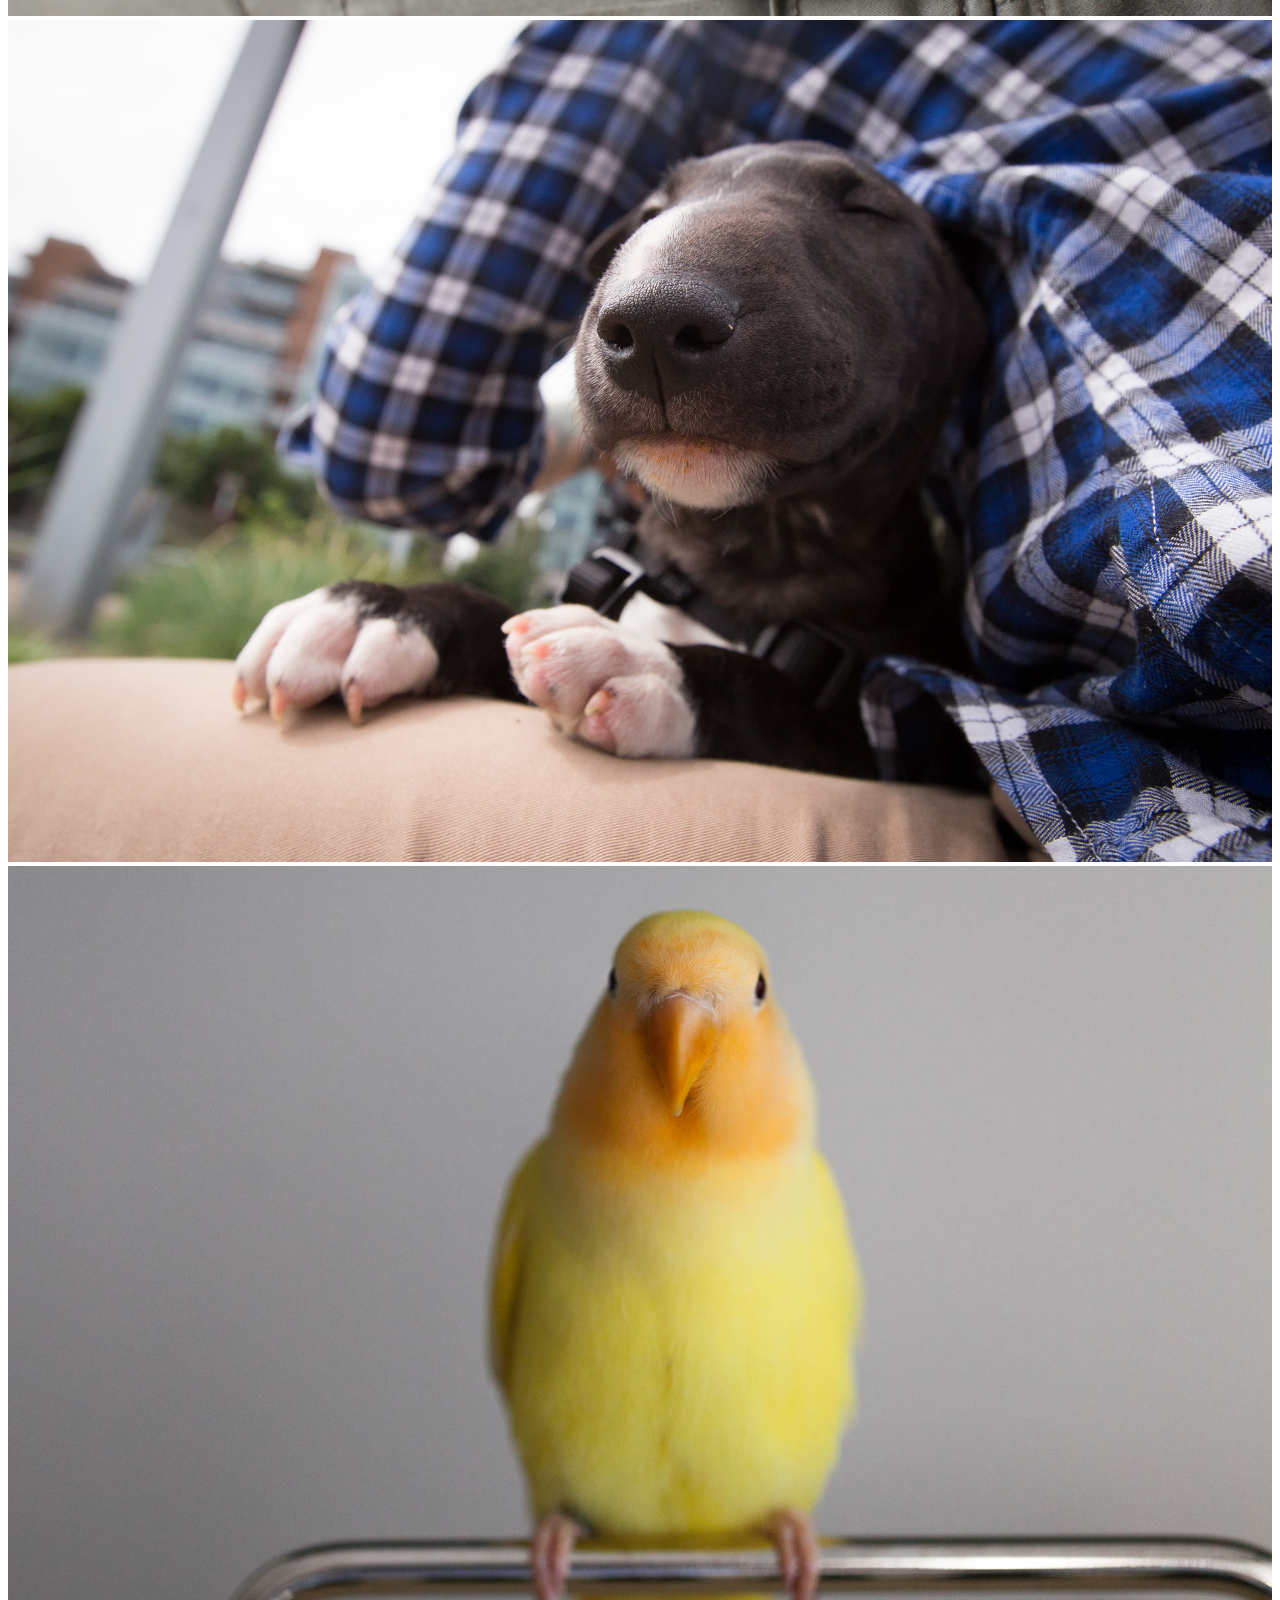
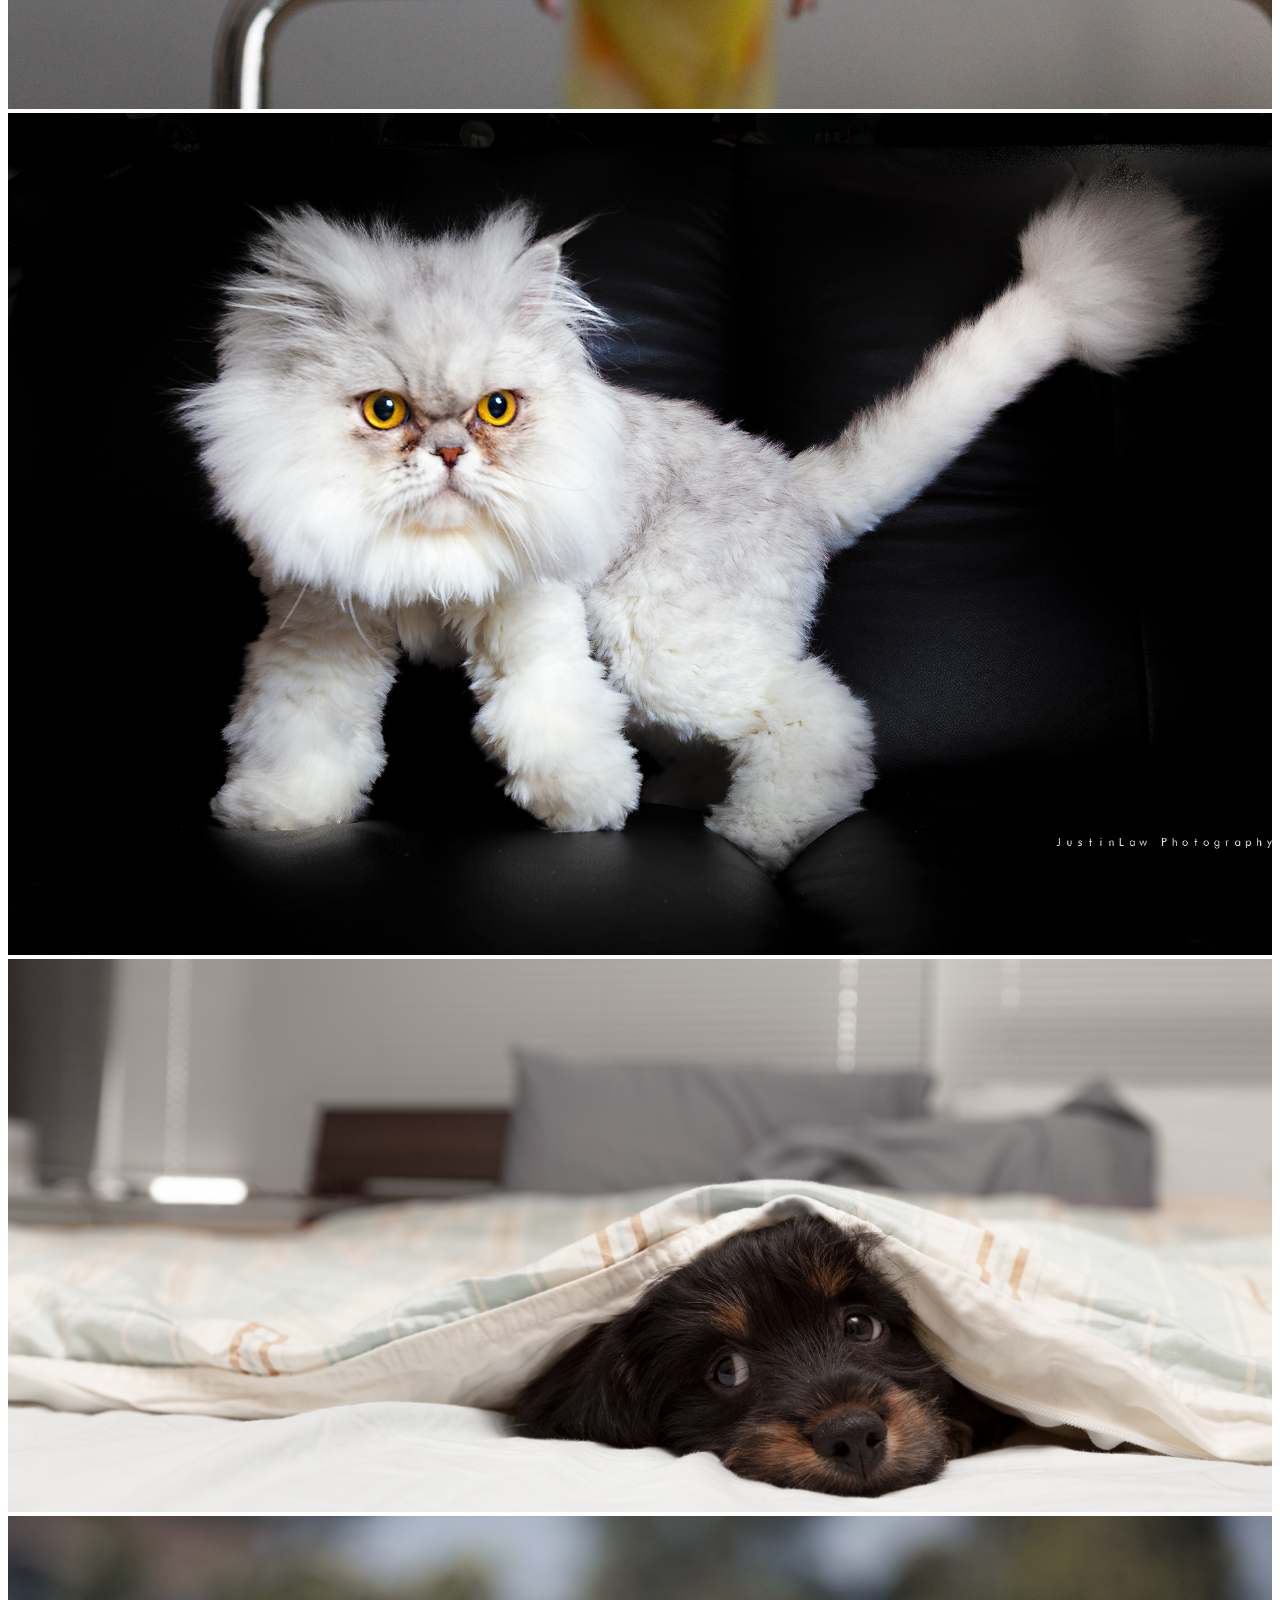
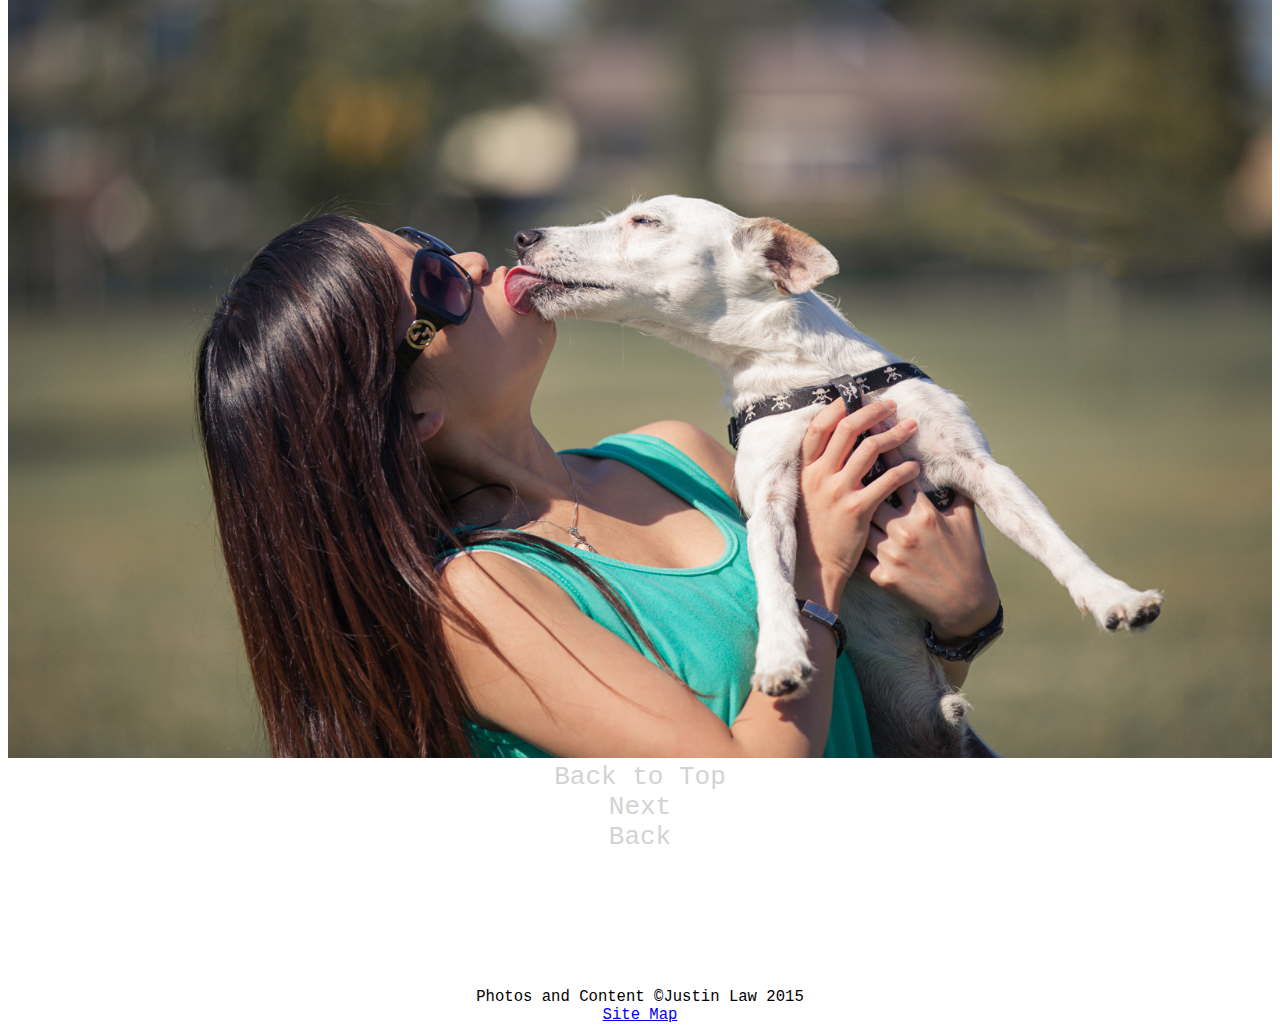
<file: portfolio/animals.html>
<!DOCTYPE html>

<html>
    <head>
        <title>SUPAPICS - FLUFFY</title>
        <link rel="stylesheet" href="../style.css">
    </head>
    <body>
        <header>
        <a href="../index.html"><img id="logo" src="../images/logo.png" alt="logo"></a><br>
        </header>
        <nav>
            
            <ul>
                <li><a href="../index.html">Home</a></li>
                <li><a href="../portfolio.html">Portfolio</a></li>
                <li><a href="../blog.html">Blog</a></li>
                <li><a href="../store.html">Store</a></li>
                <li><a href="../contact.html">Contact Me</a></li>
            </ul>
        </nav>
    
        <h2 id="title" class="top">Animals</h2>
        <div id="contentIMG">
            <img src="../images/animals1.jpg" alt="animals1">
            <img src="../images/animals2.jpg" alt="animals2">
            <img src="../images/animals3.jpg" alt="animals3">
            <img src="../images/animals4.jpg" alt="animals4">
            <img src="../images/animals5.jpg" alt="animals5">
            <img src="../images/animals6.jpg" alt="animals6">
            <img src="../images/animals7.jpg" alt="animals7">
            <img src="../images/animals8.jpg" alt="animals8">
            <img src="../images/animals9.jpg" alt="animals9">
            <div class="center">
                <a href="#top">Back to Top</a>
                <br>
                <a href="street.html">Next</a>
                <br>
                <a href="space.html">Back</a>
            </div>
            <br><br><br><br>
            
        </div>
    </body>
    <footer><div id="copyright">
        Photos and Content &copy;Justin Law 2015<br>
        <a href="sitemap.html">Site Map</a>
        </div>
    </footer>
</html>
</file>
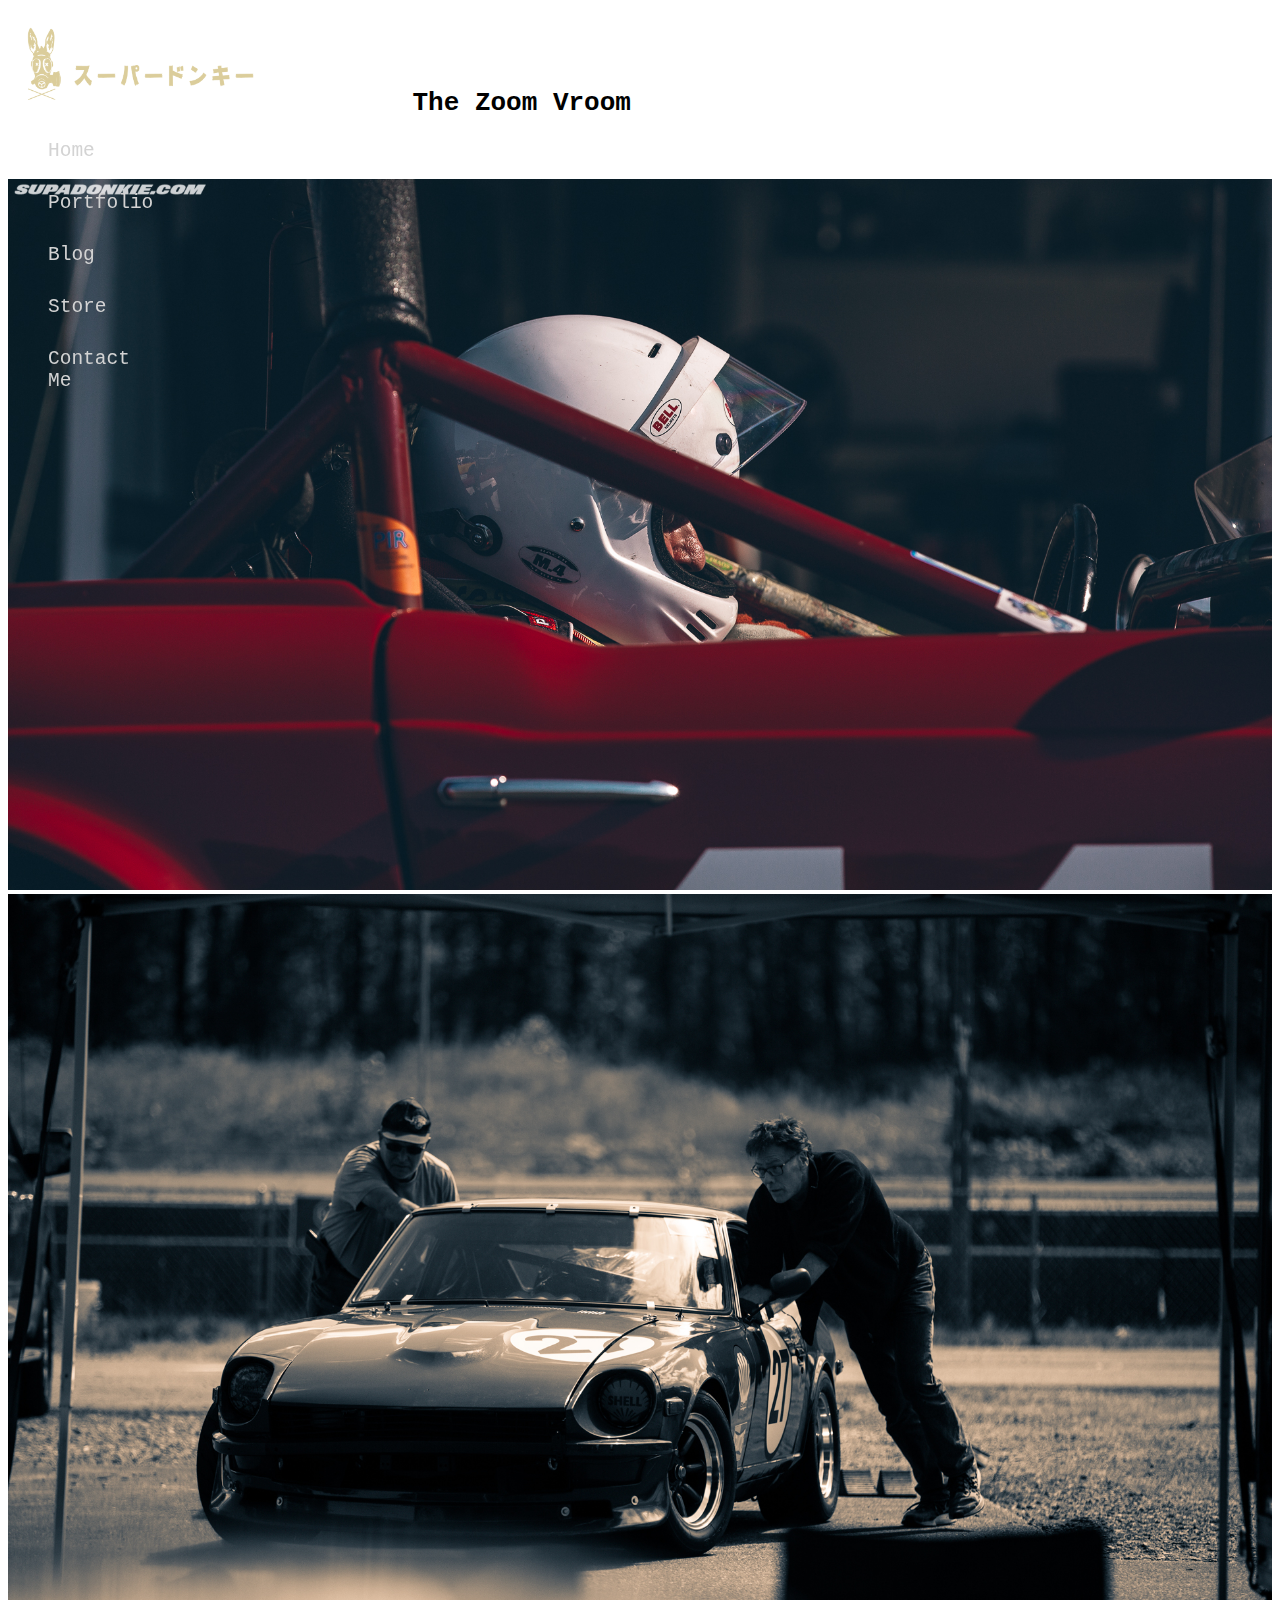
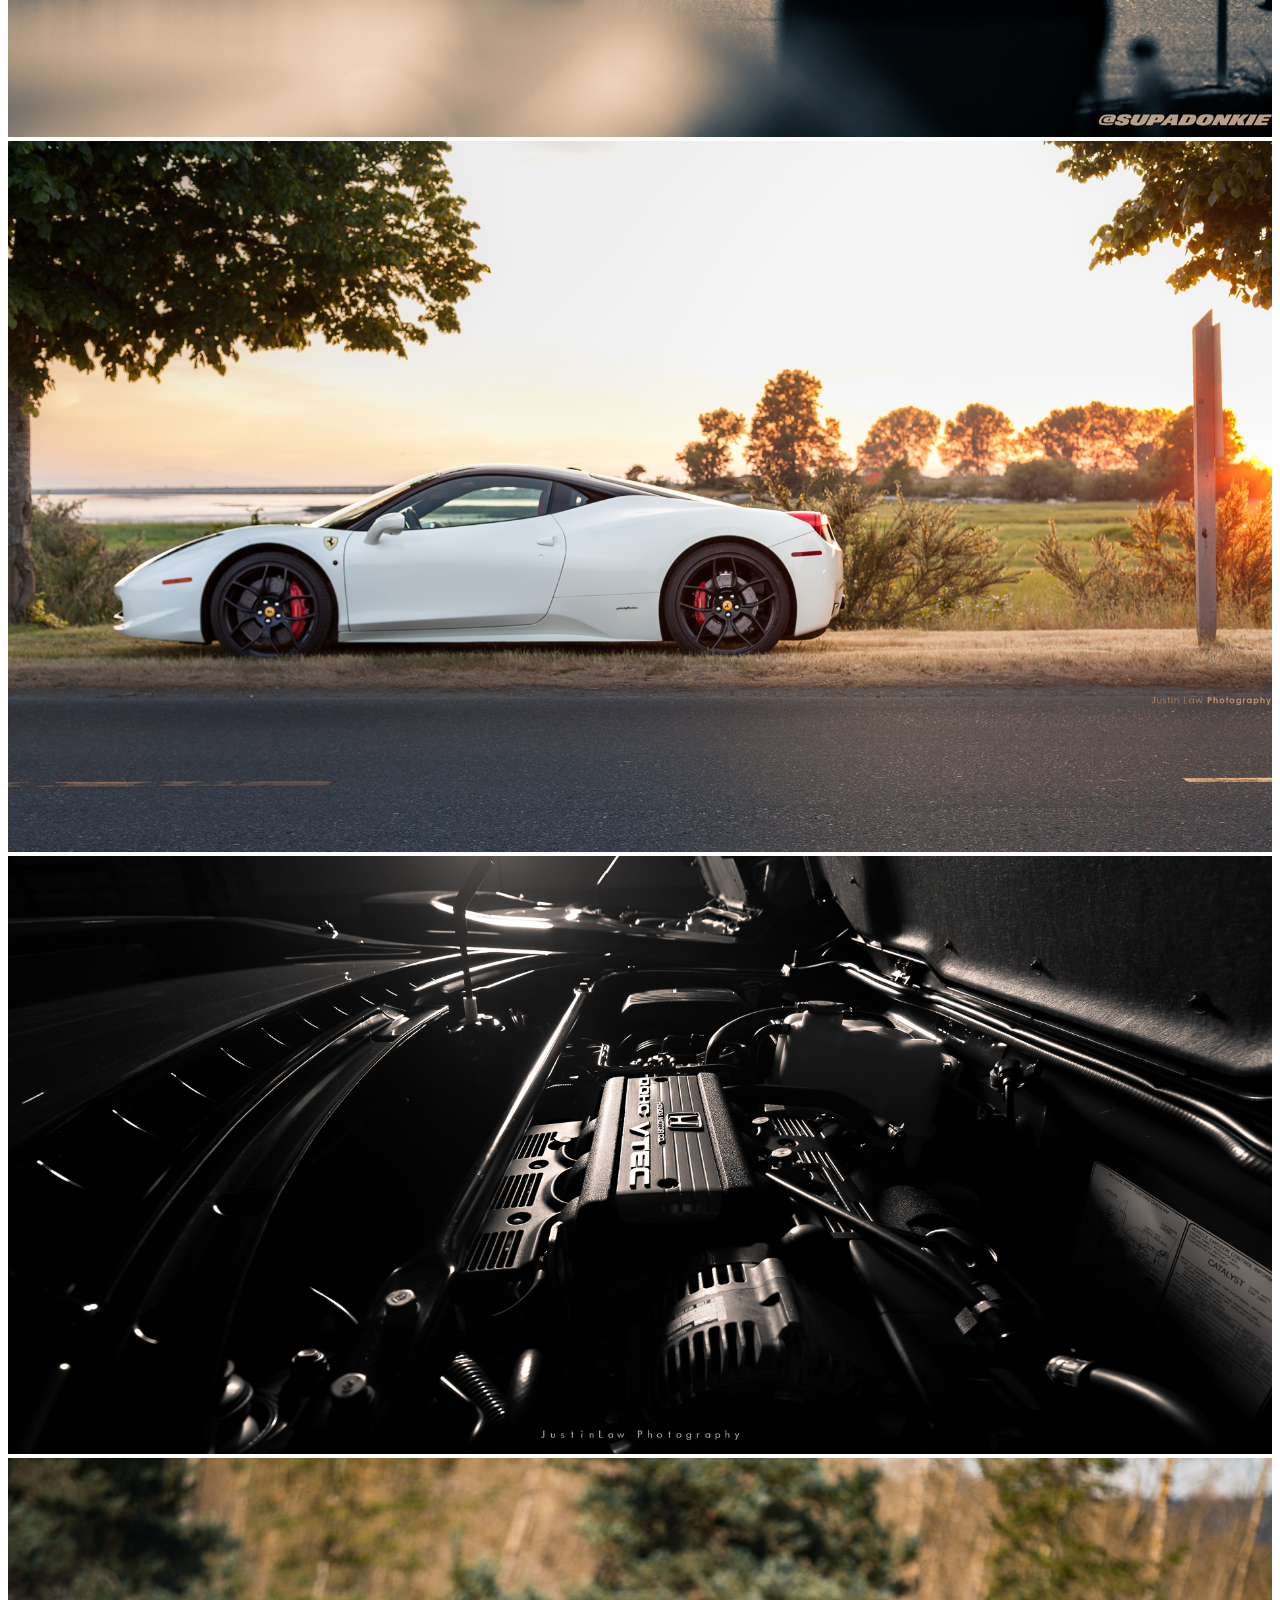
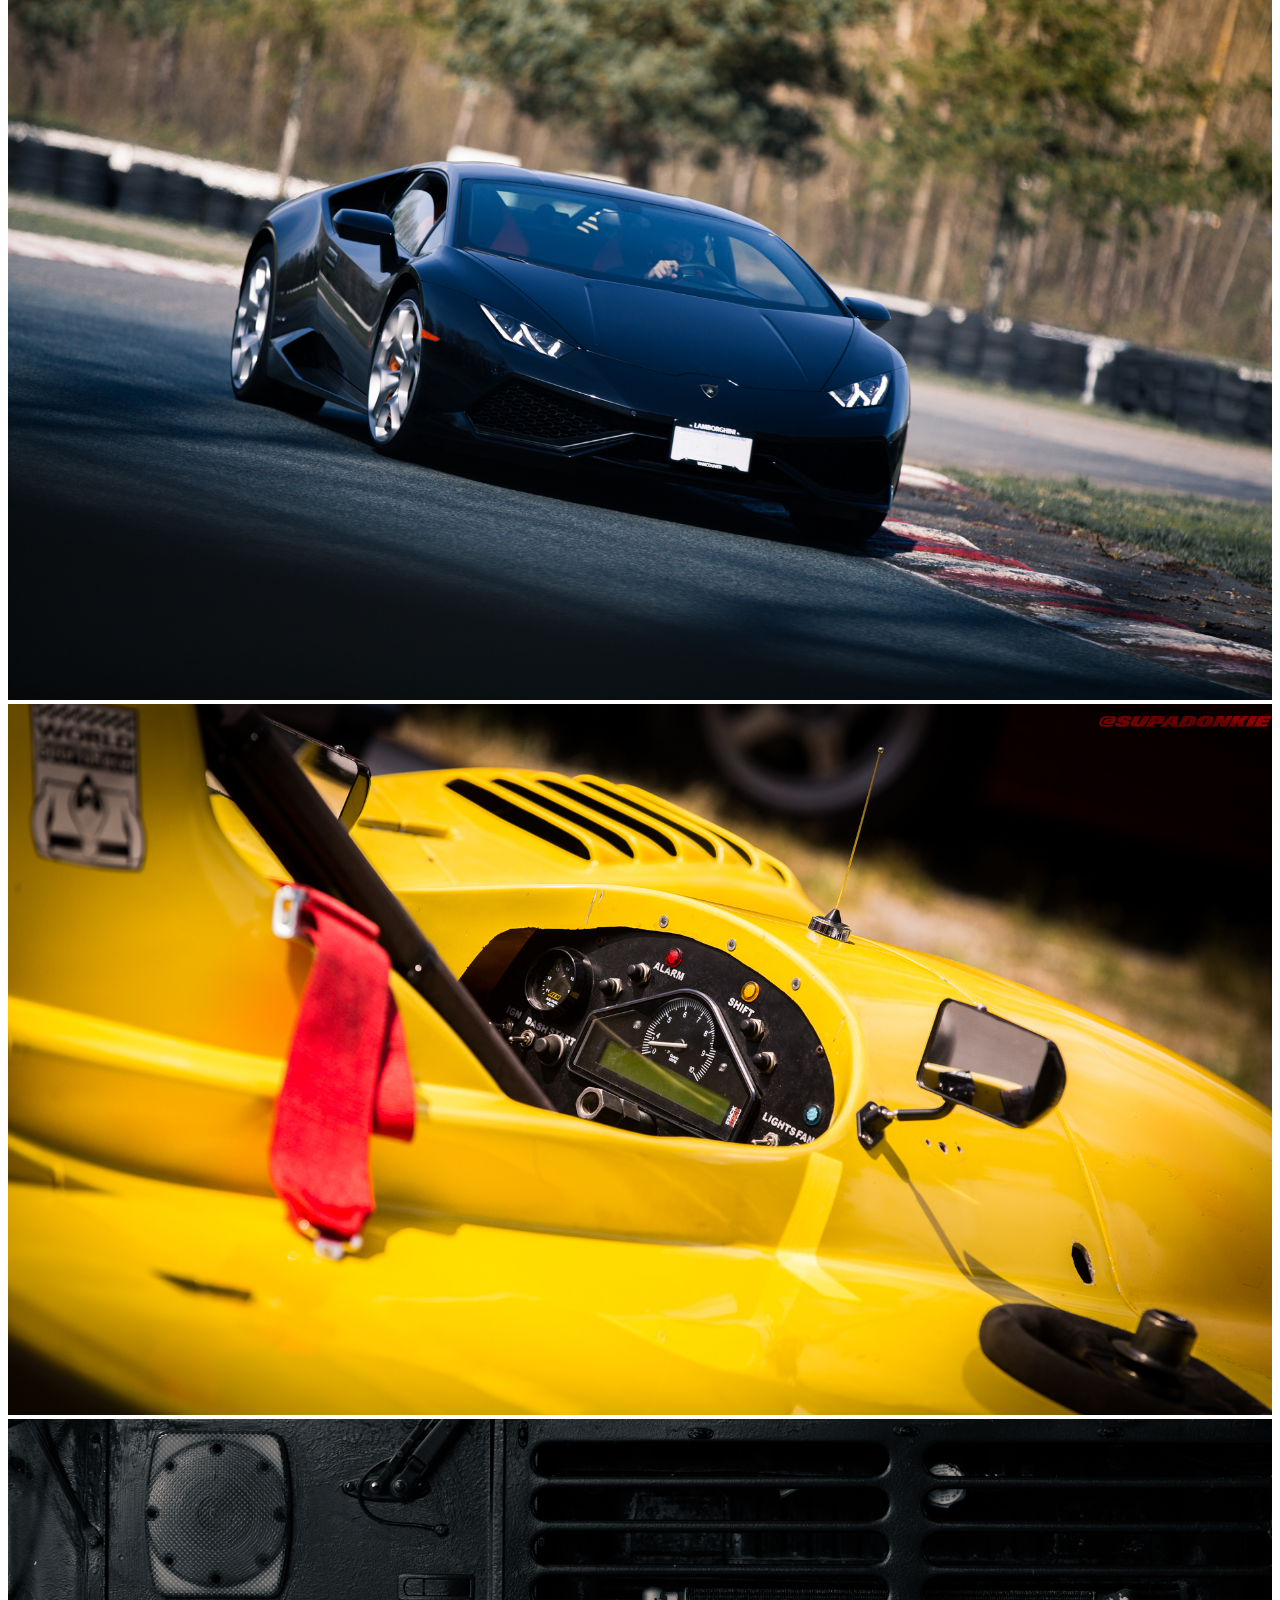
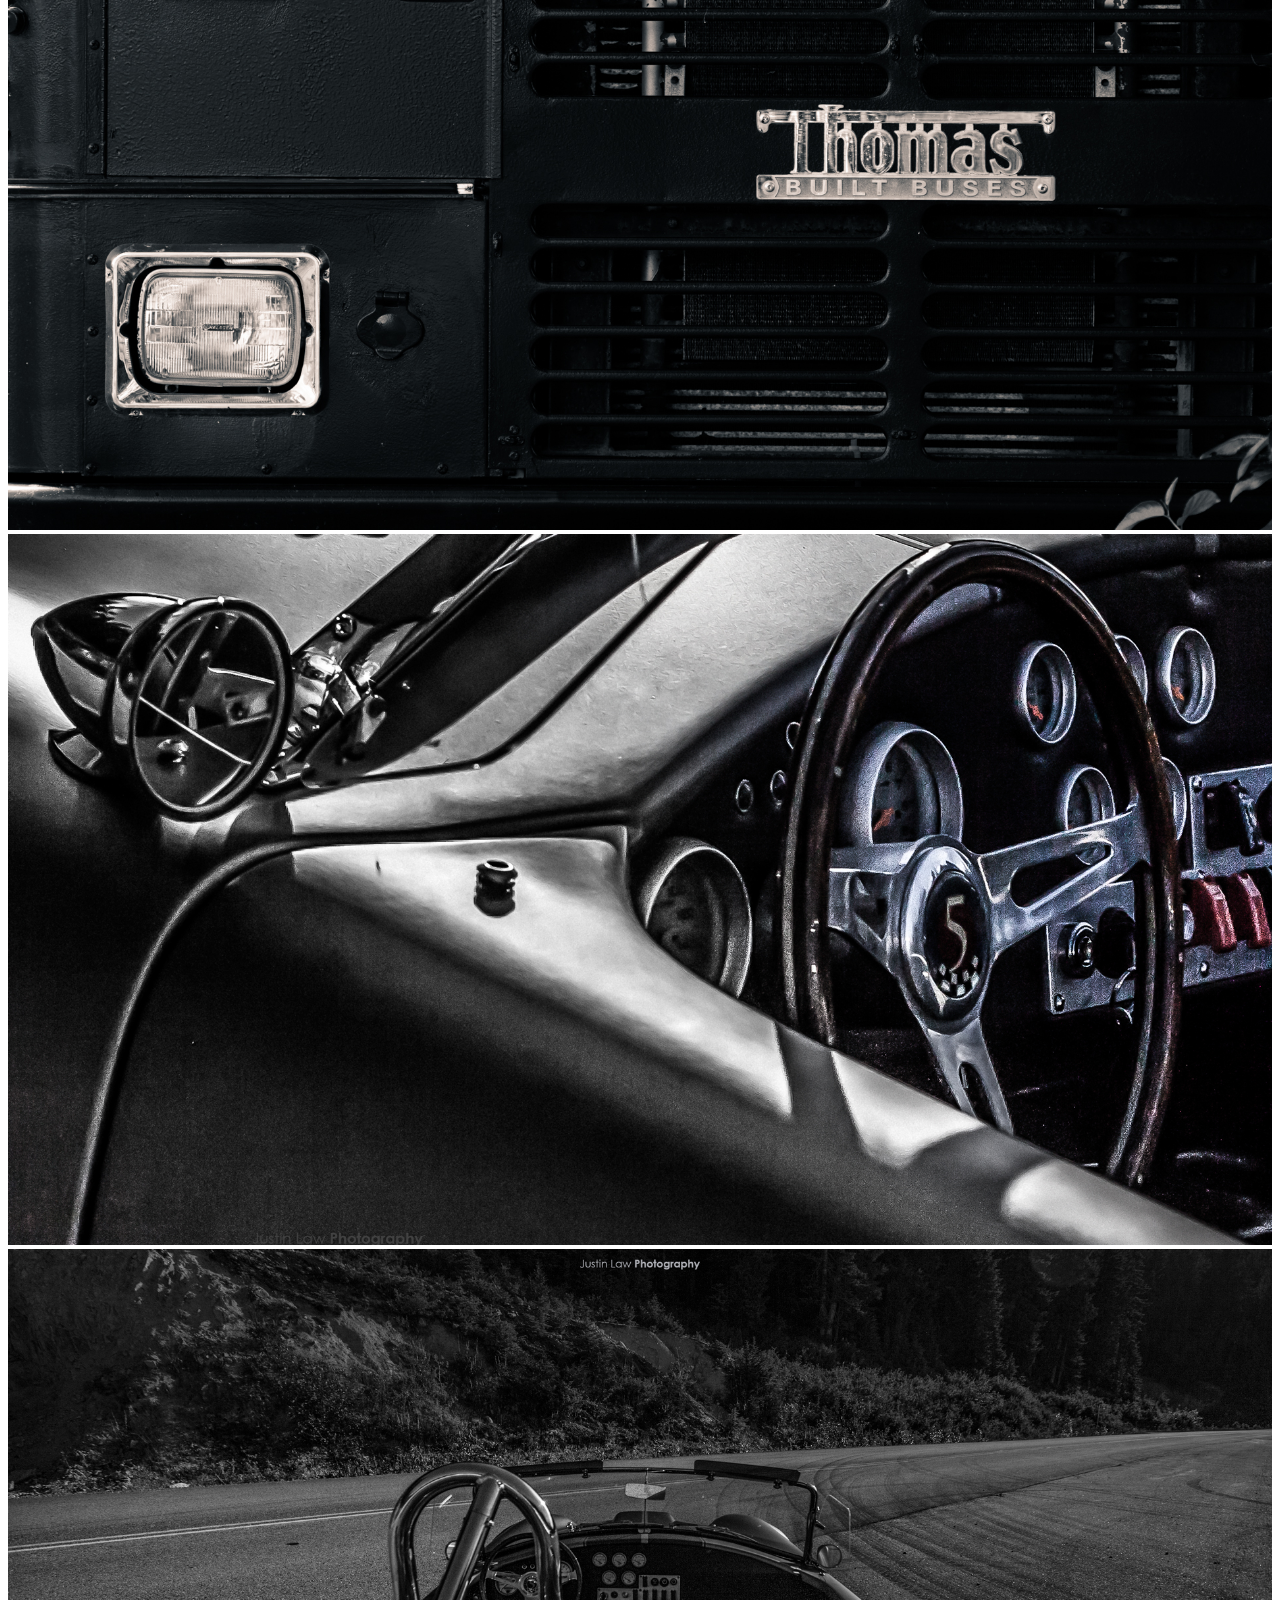
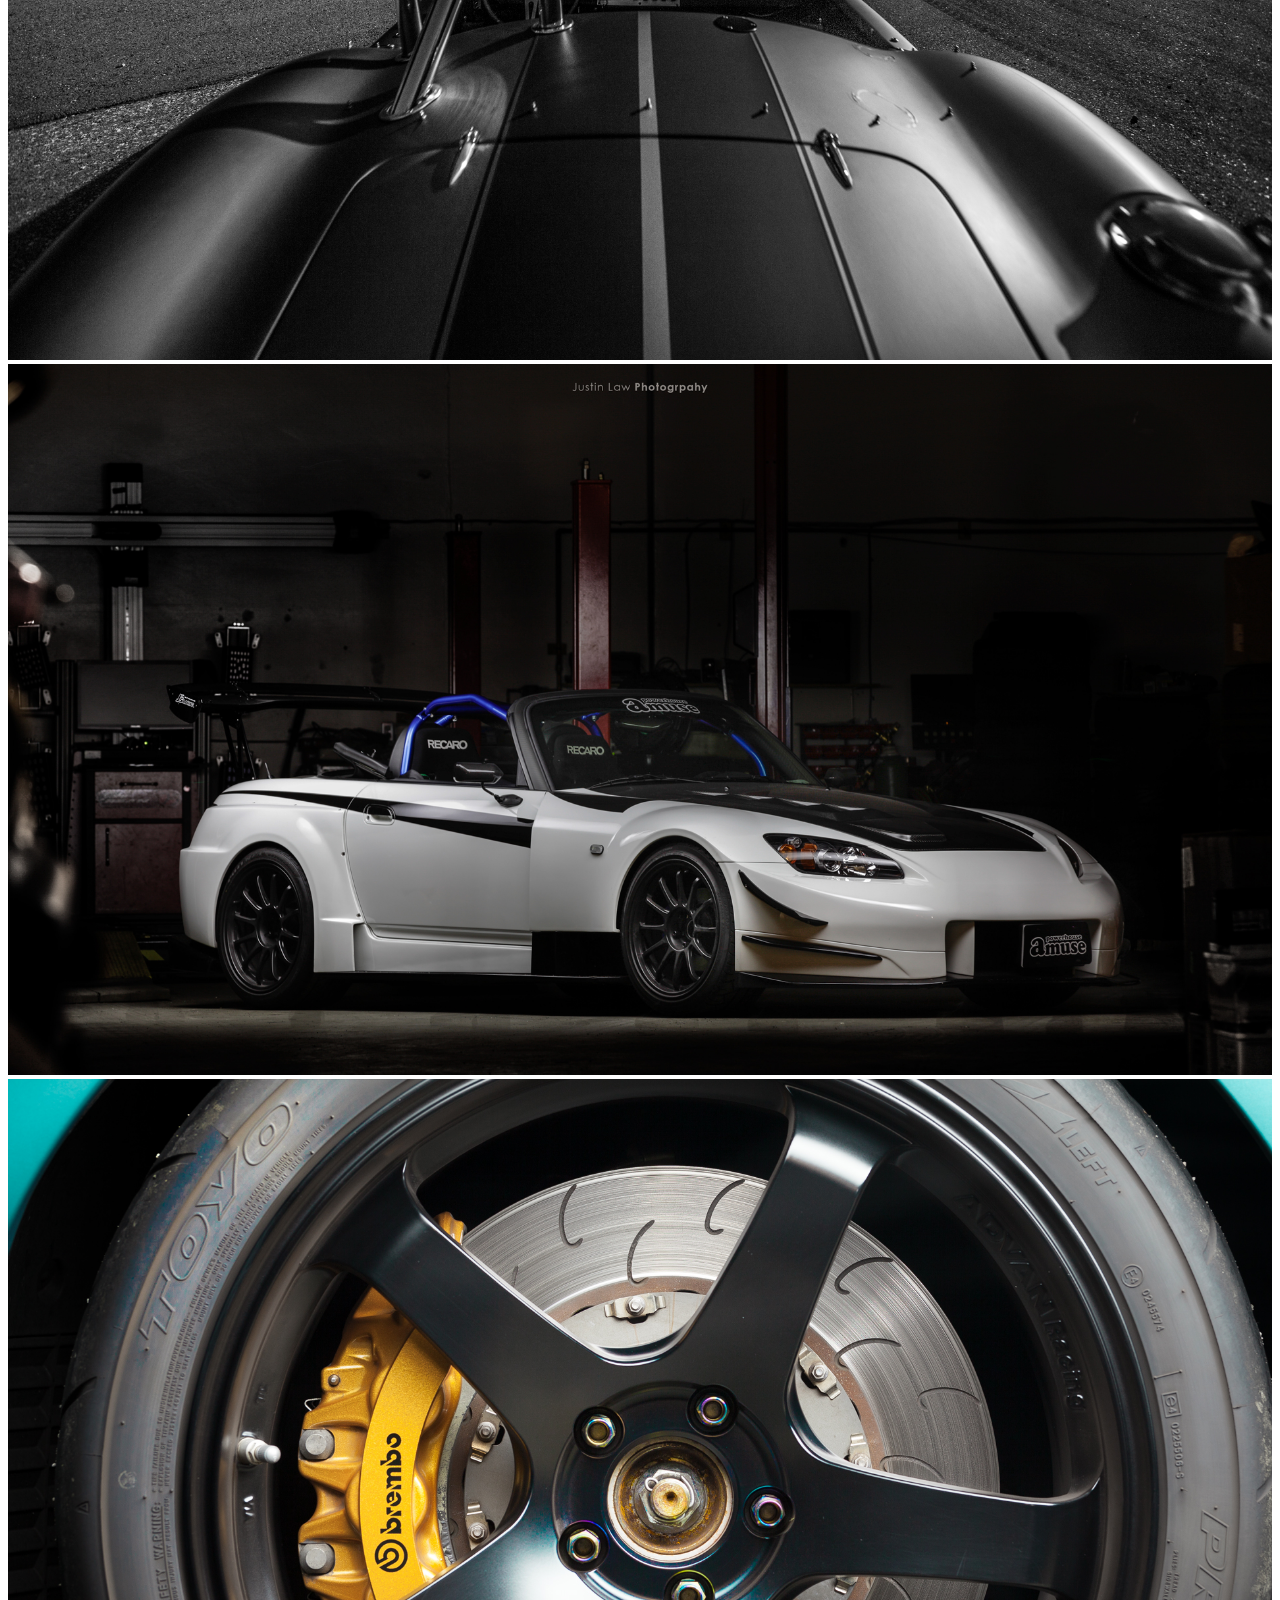
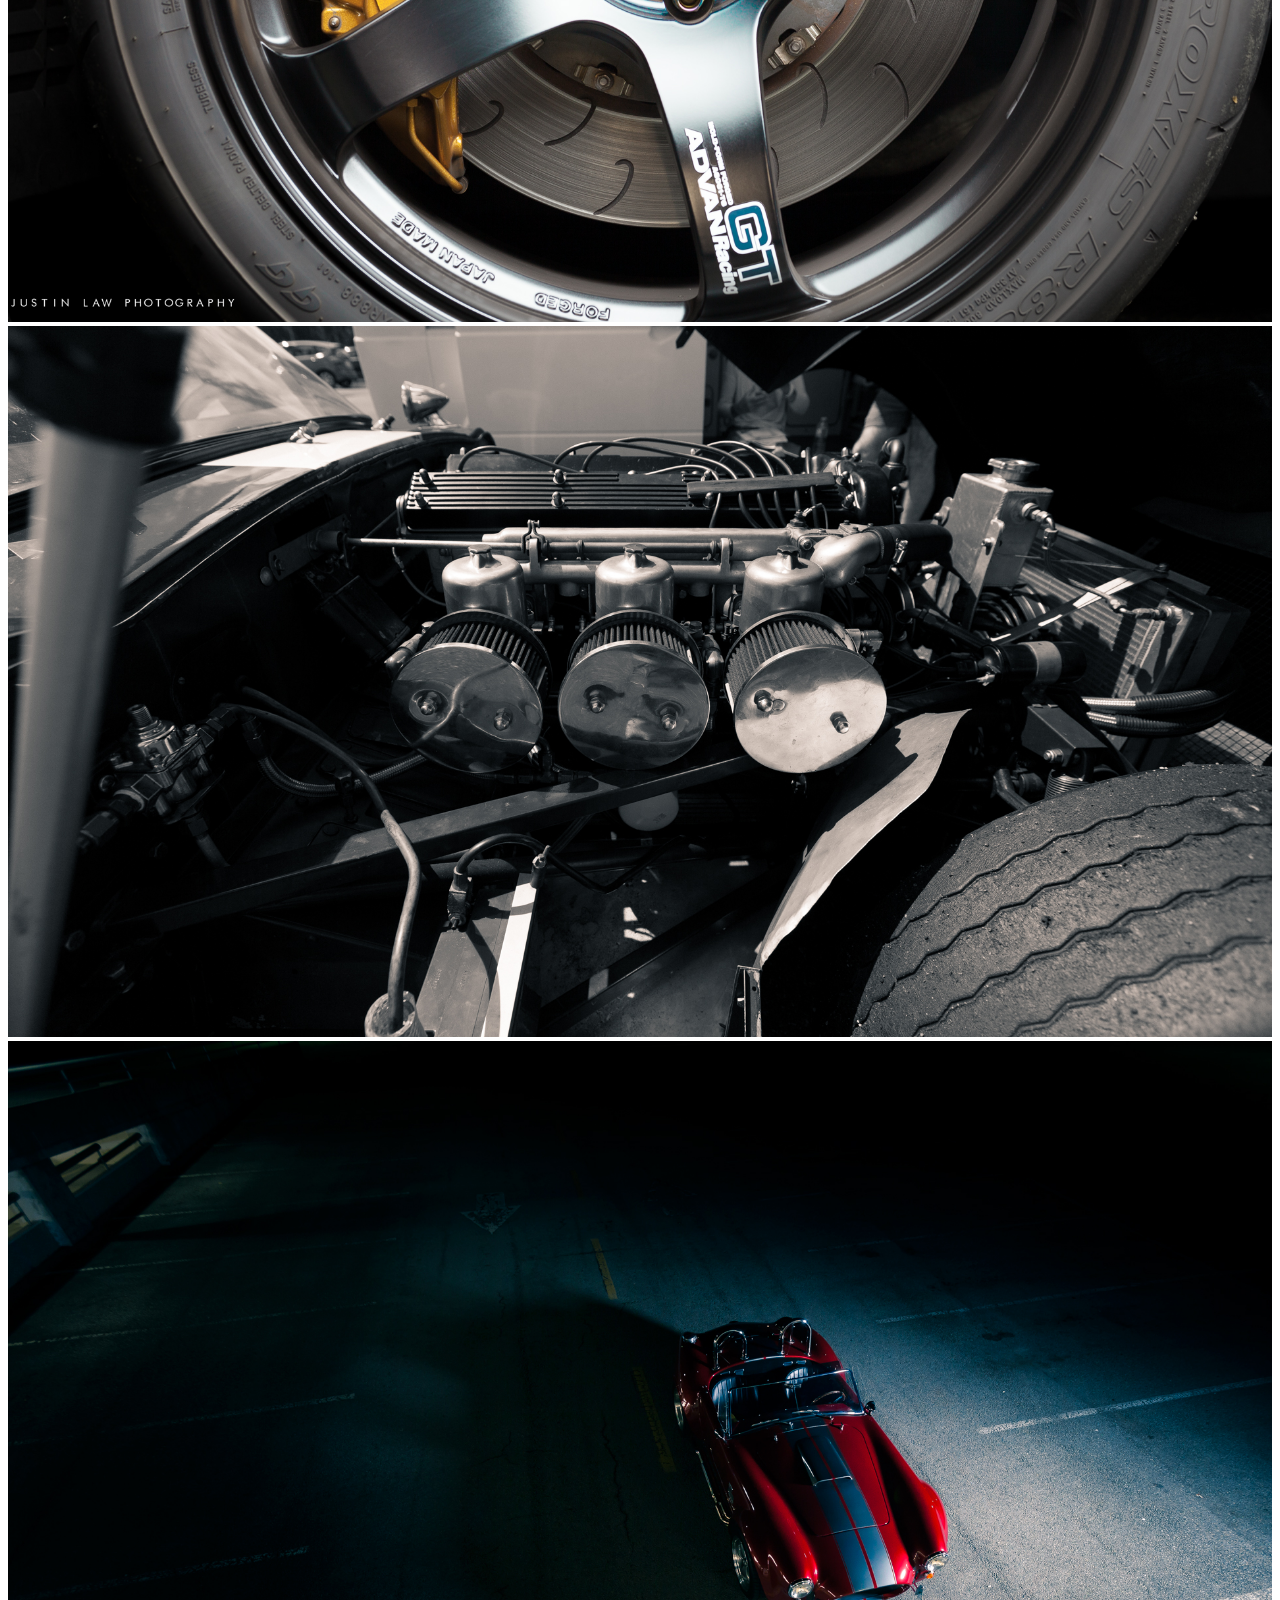
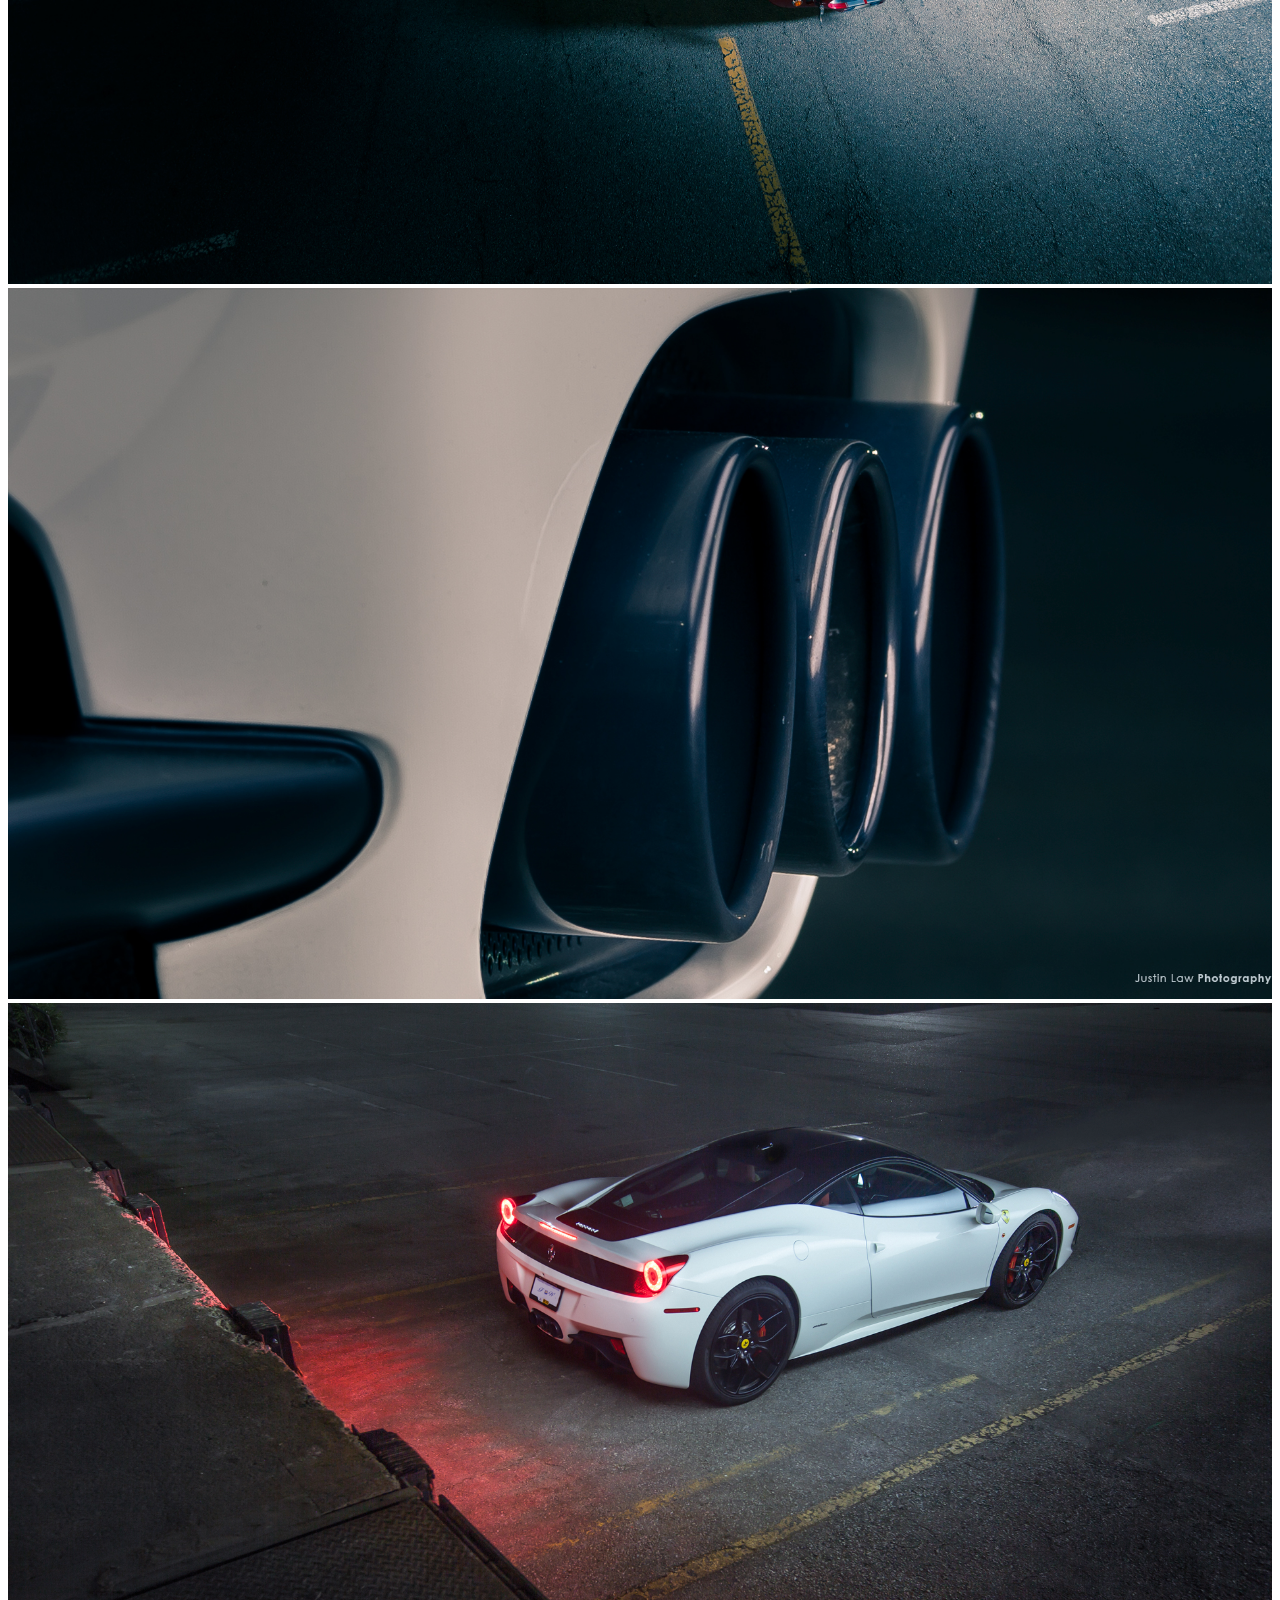
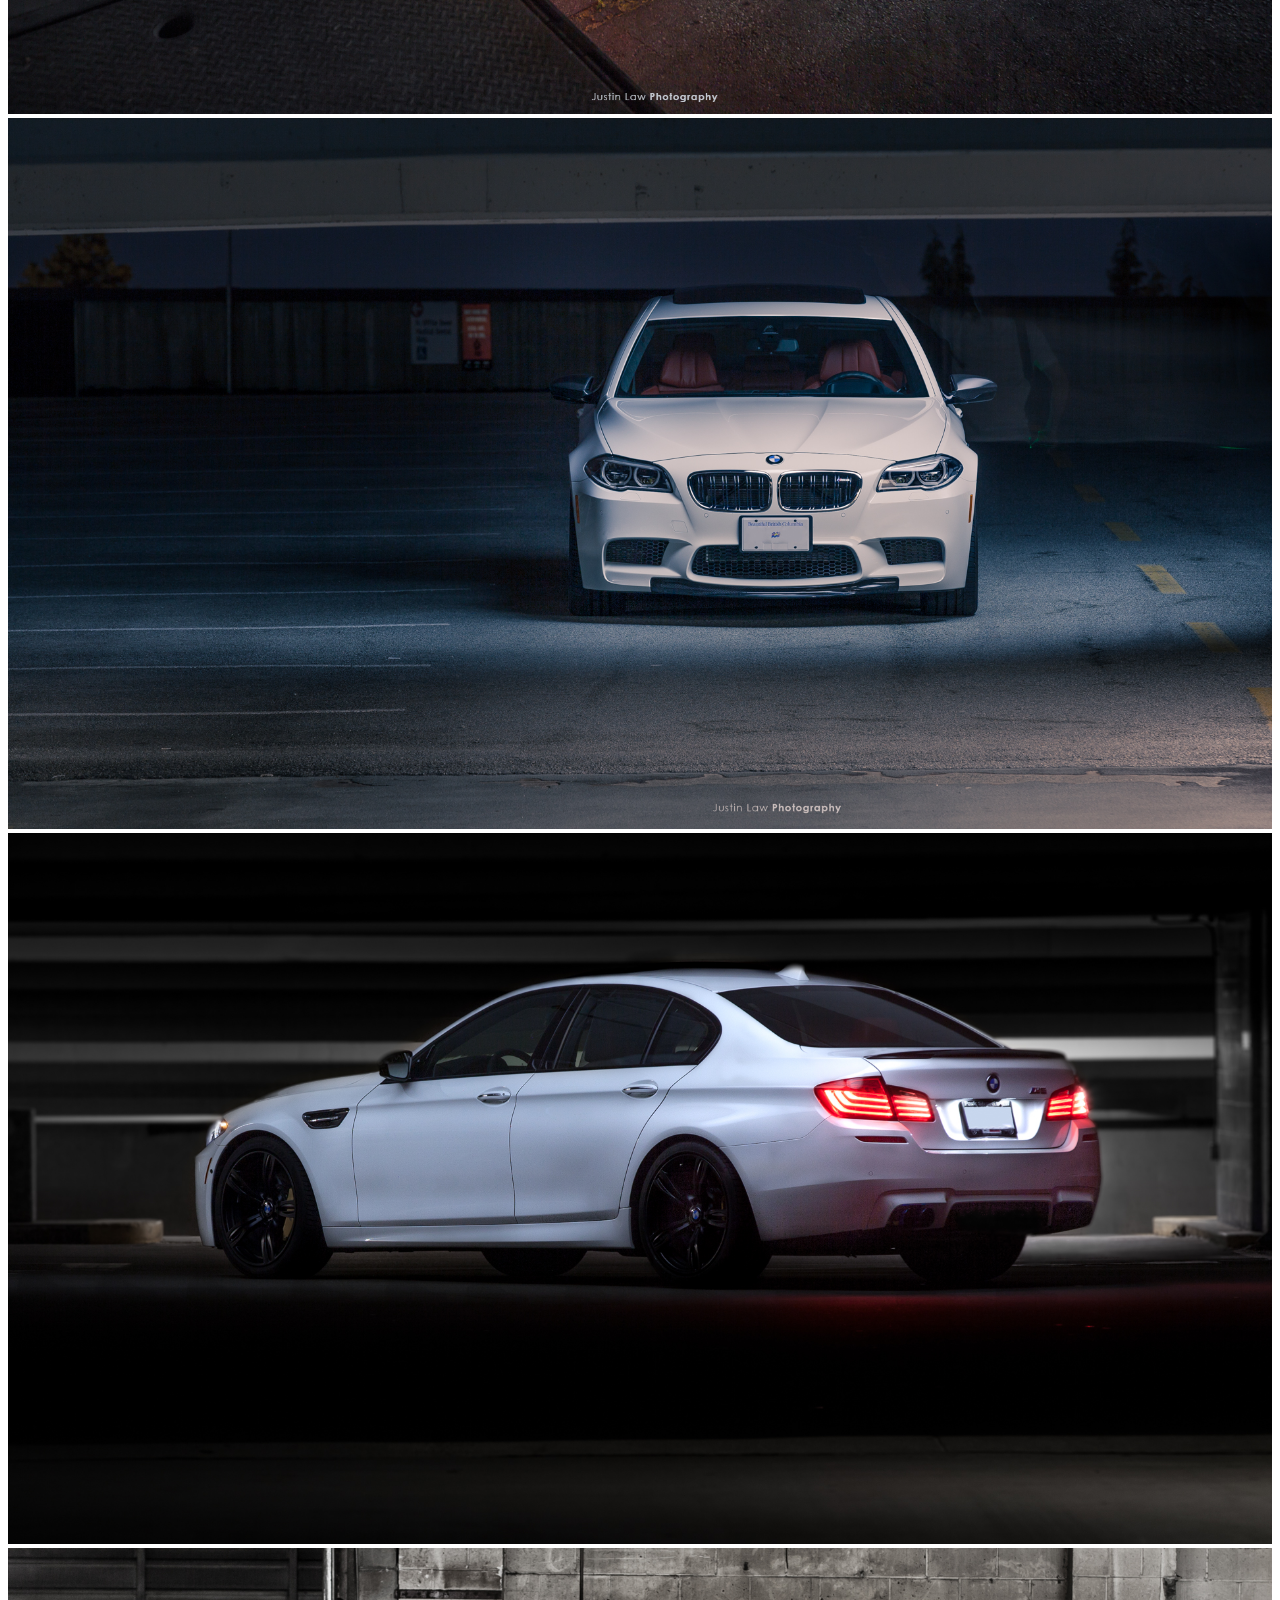
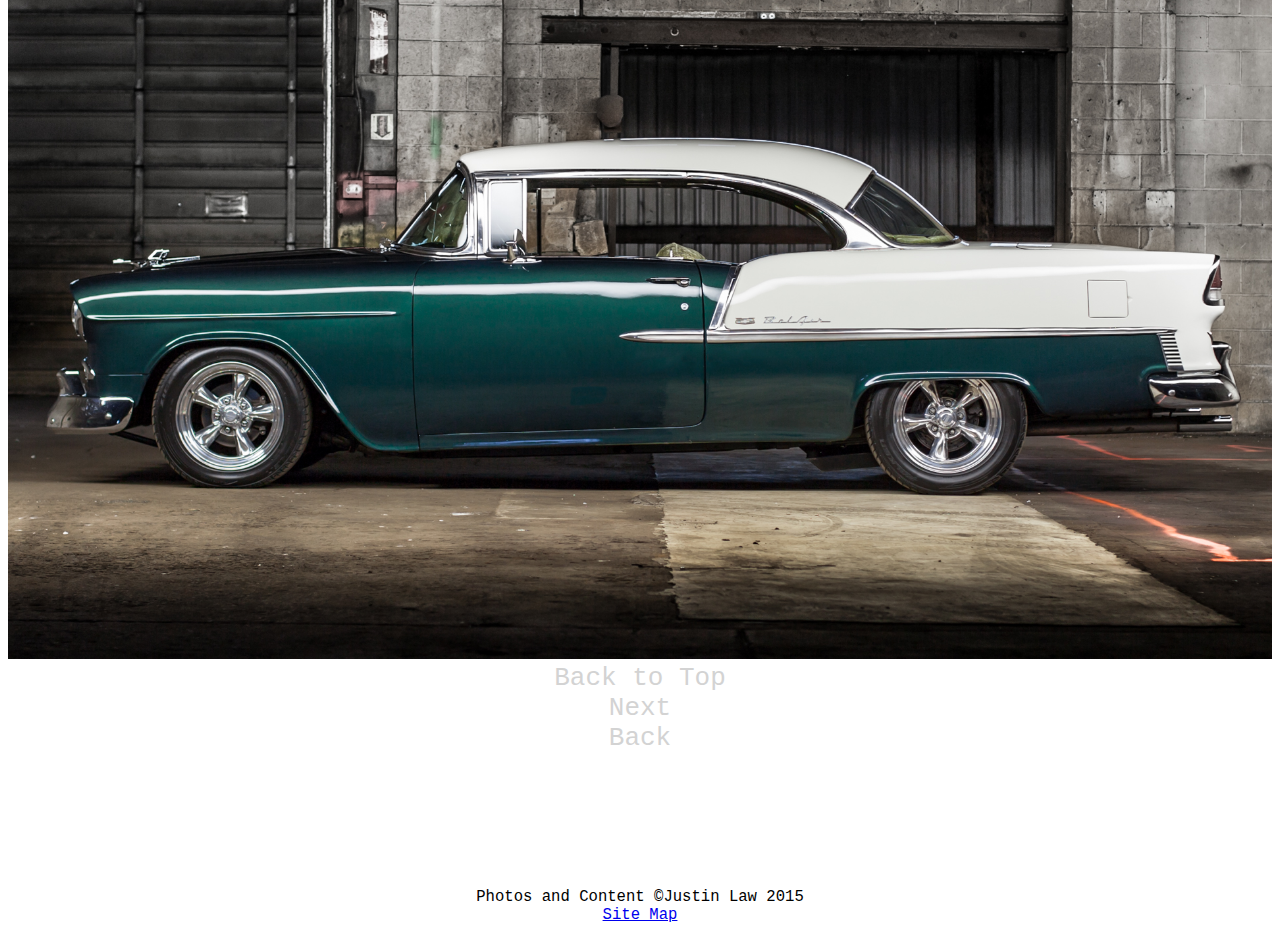
<file: portfolio/cars.html>
<!DOCTYPE html>

<html>
    <head>
        <title>SUPAPICS - VROOM</title>
        <link rel="stylesheet" href="../style.css">
    </head>
    <body>
        <header>
            <a href="../index.html"><img id="logo" src="../images/logo.png" alt="logo"></a><br>
        </header>
        <nav>
            
            <ul>
                <li><a href="../index.html">Home</a></li>
                <li><a href="../portfolio.html">Portfolio</a></li>
                <li><a href="../blog.html">Blog</a></li>
                <li><a href="../store.html">Store</a></li>
                <li><a href="../contact.html">Contact Me</a></li>
            </ul>
        </nav>
    
        <h2 id="title" class="top">The Zoom Vroom</h2>
        <div id="contentIMG">
            <img src="../images/car1.jpg" alt="car1">
            <img src="../images/car2.jpg" alt="car2">
            <img src="../images/car3.jpg" alt="car3">
            <img src="../images/car4.jpg" alt="car4">
            <img src="../images/car5.jpg" alt="car5">
            <img src="../images/car6.jpg" alt="car6">
            <img src="../images/car7.jpg" alt="car7">
            <img src="../images/car8.jpg" alt="car8">
            <img src="../images/car9.jpg" alt="car9">
            <img src="../images/car10.jpg" alt="car10">
            <img src="../images/car11.jpg" alt="car11">
            <img src="../images/car12.jpg" alt="car12">
            <img src="../images/car13.jpg" alt="car13">
            <img src="../images/car14.jpg" alt="car14">
            <img src="../images/car15.jpg" alt="car15">
            <img src="../images/car16.jpg" alt="car16">
            <img src="../images/car17.jpg" alt="car17">
            <img src="../images/car18.jpg" alt="car18">
            <div class="center">
                <a href="#top">Back to Top</a>
                <br>
                <a href="cars2.html">Next</a>
                <br>
                <a href="nature.html">Back</a>
            </div>
            <br><br><br><br>
            
        </div>
    </body>
    <footer><div id="copyright">
        Photos and Content &copy;Justin Law 2015<br>
        <a href="sitemap.html">Site Map</a>
        </div>
    </footer>
</html>
</file>
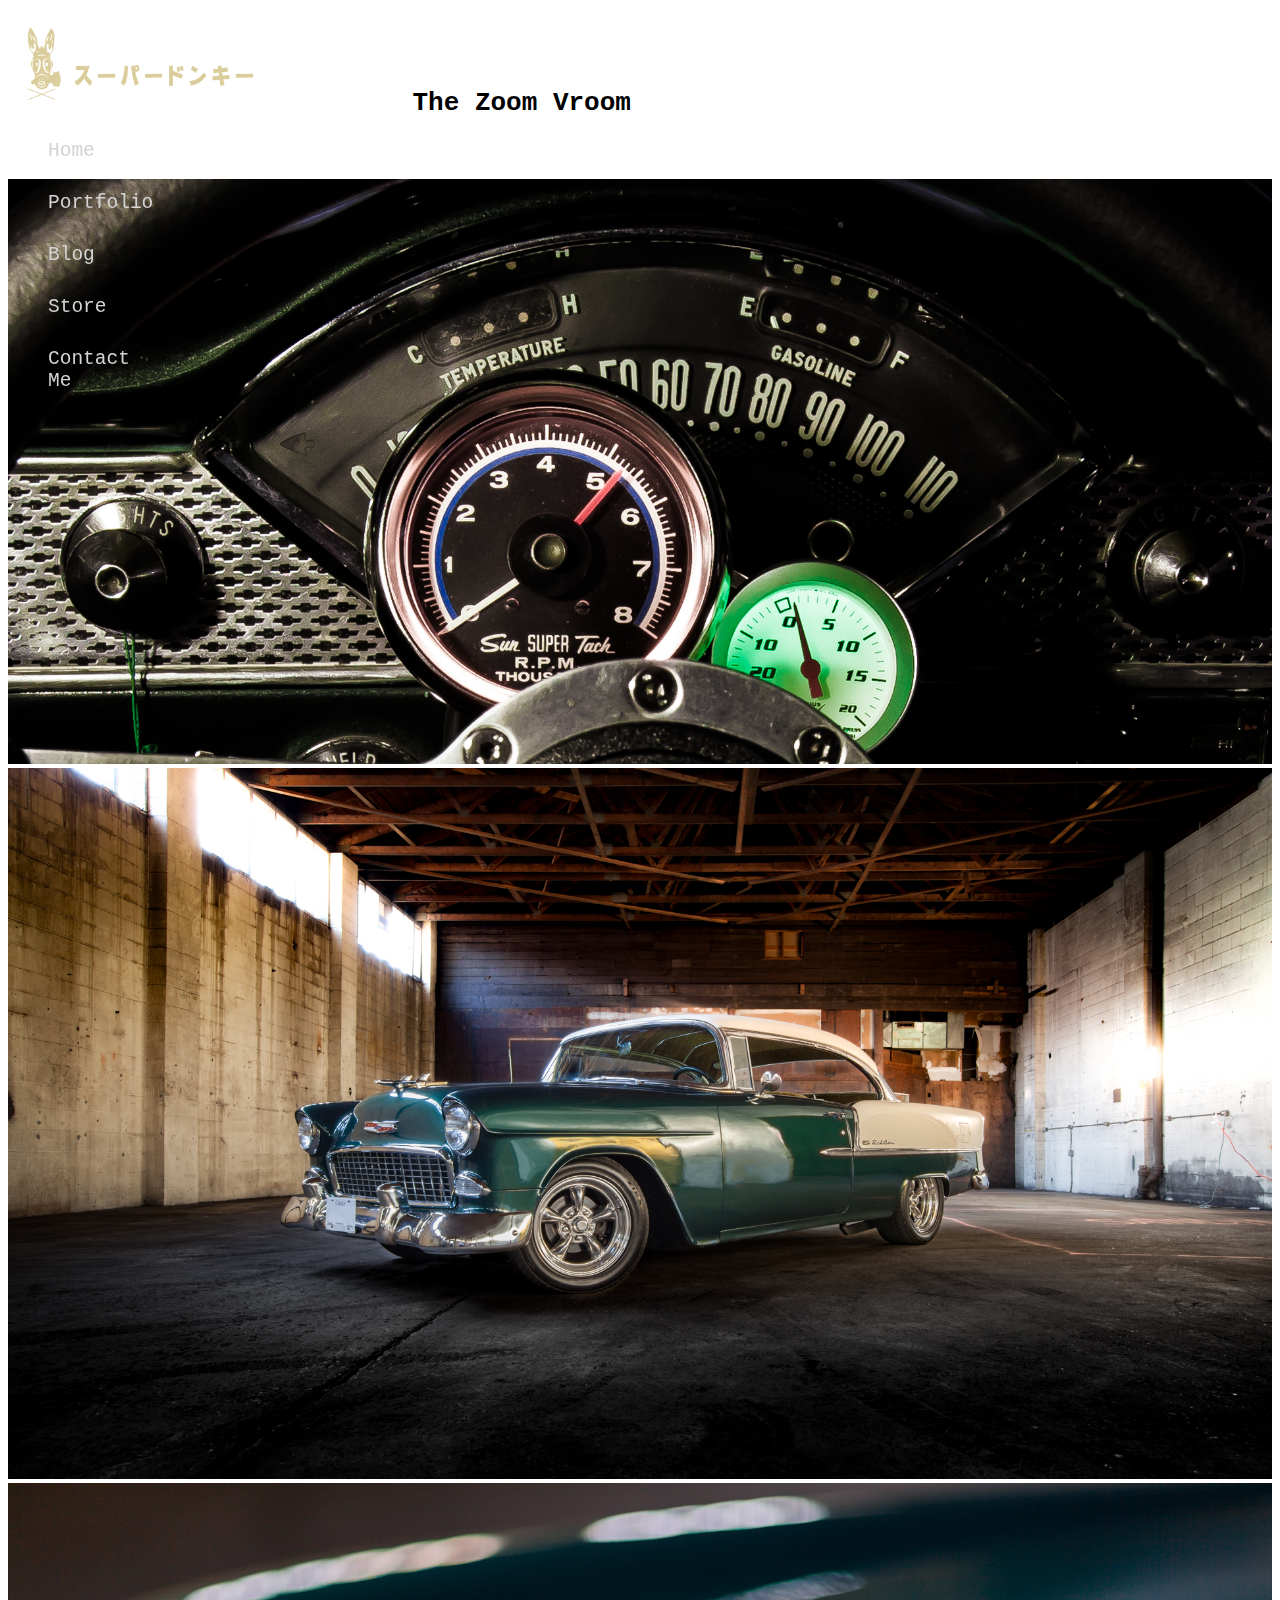
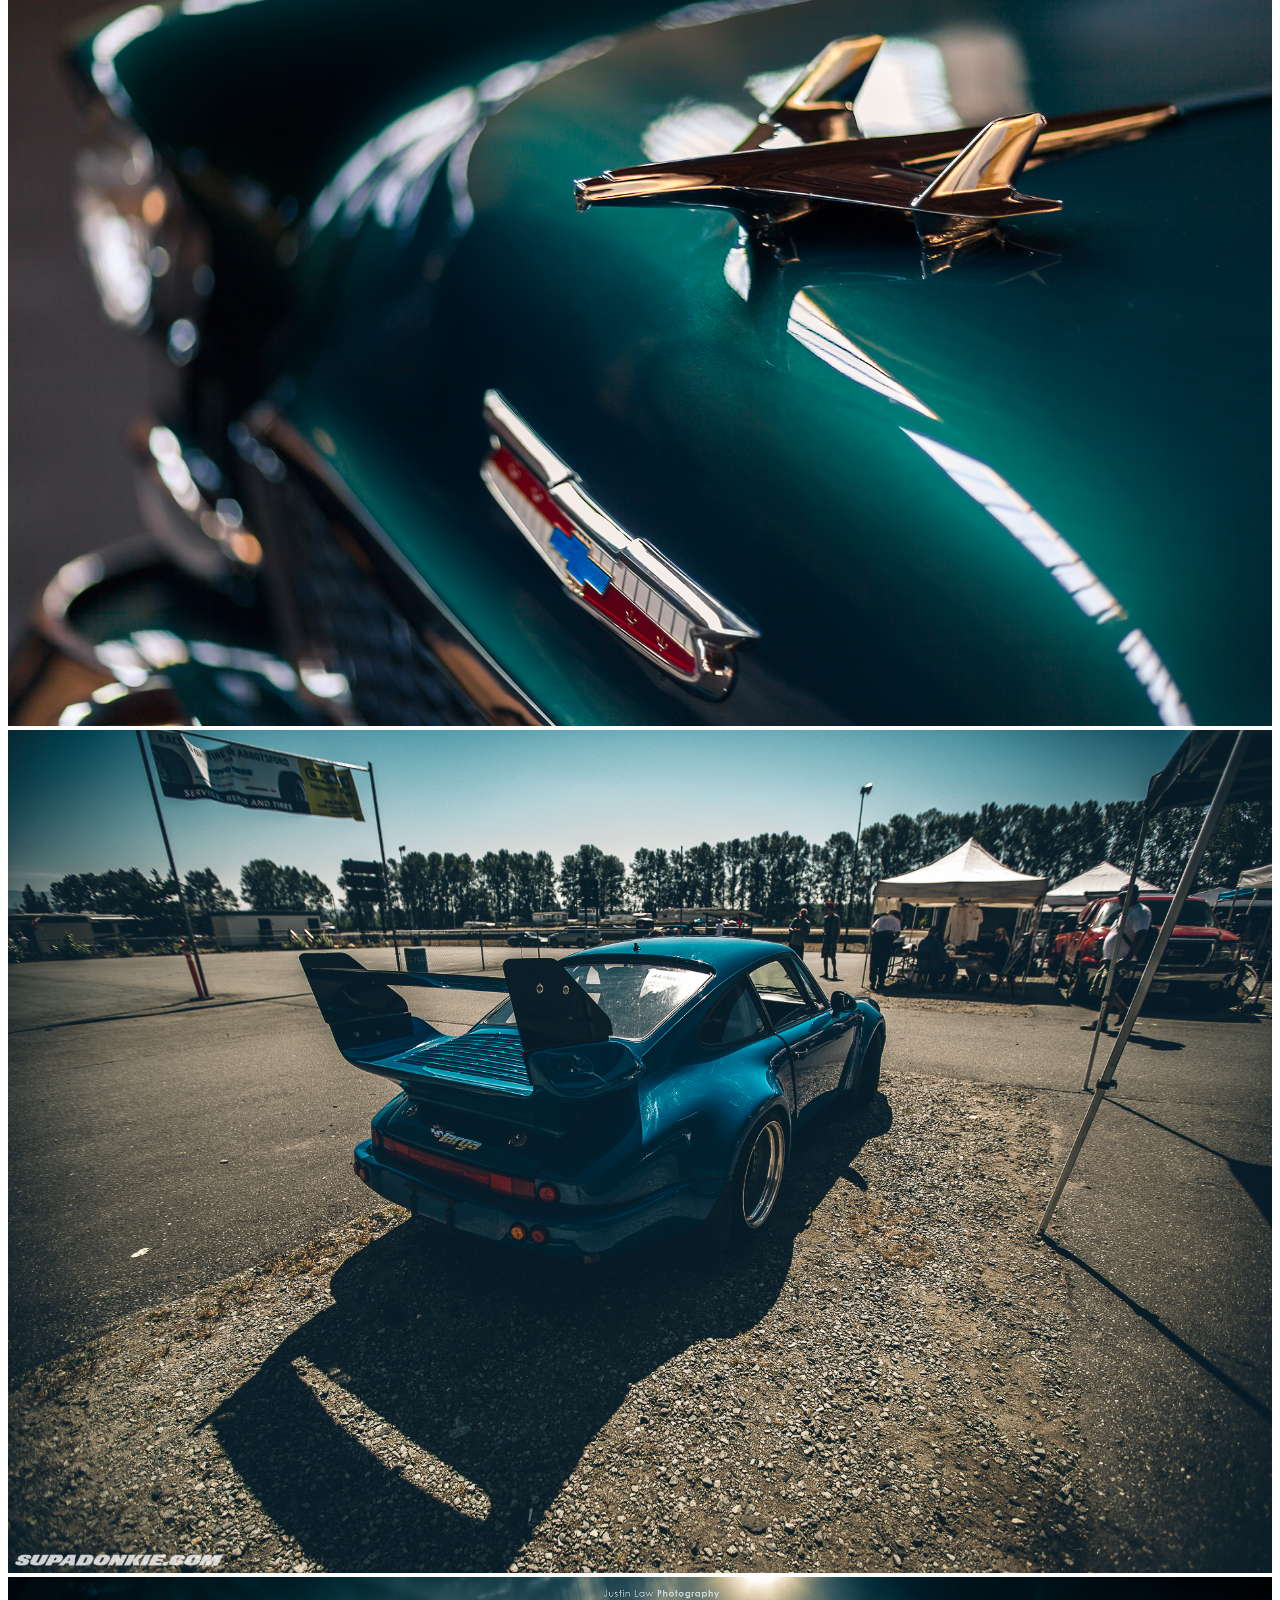
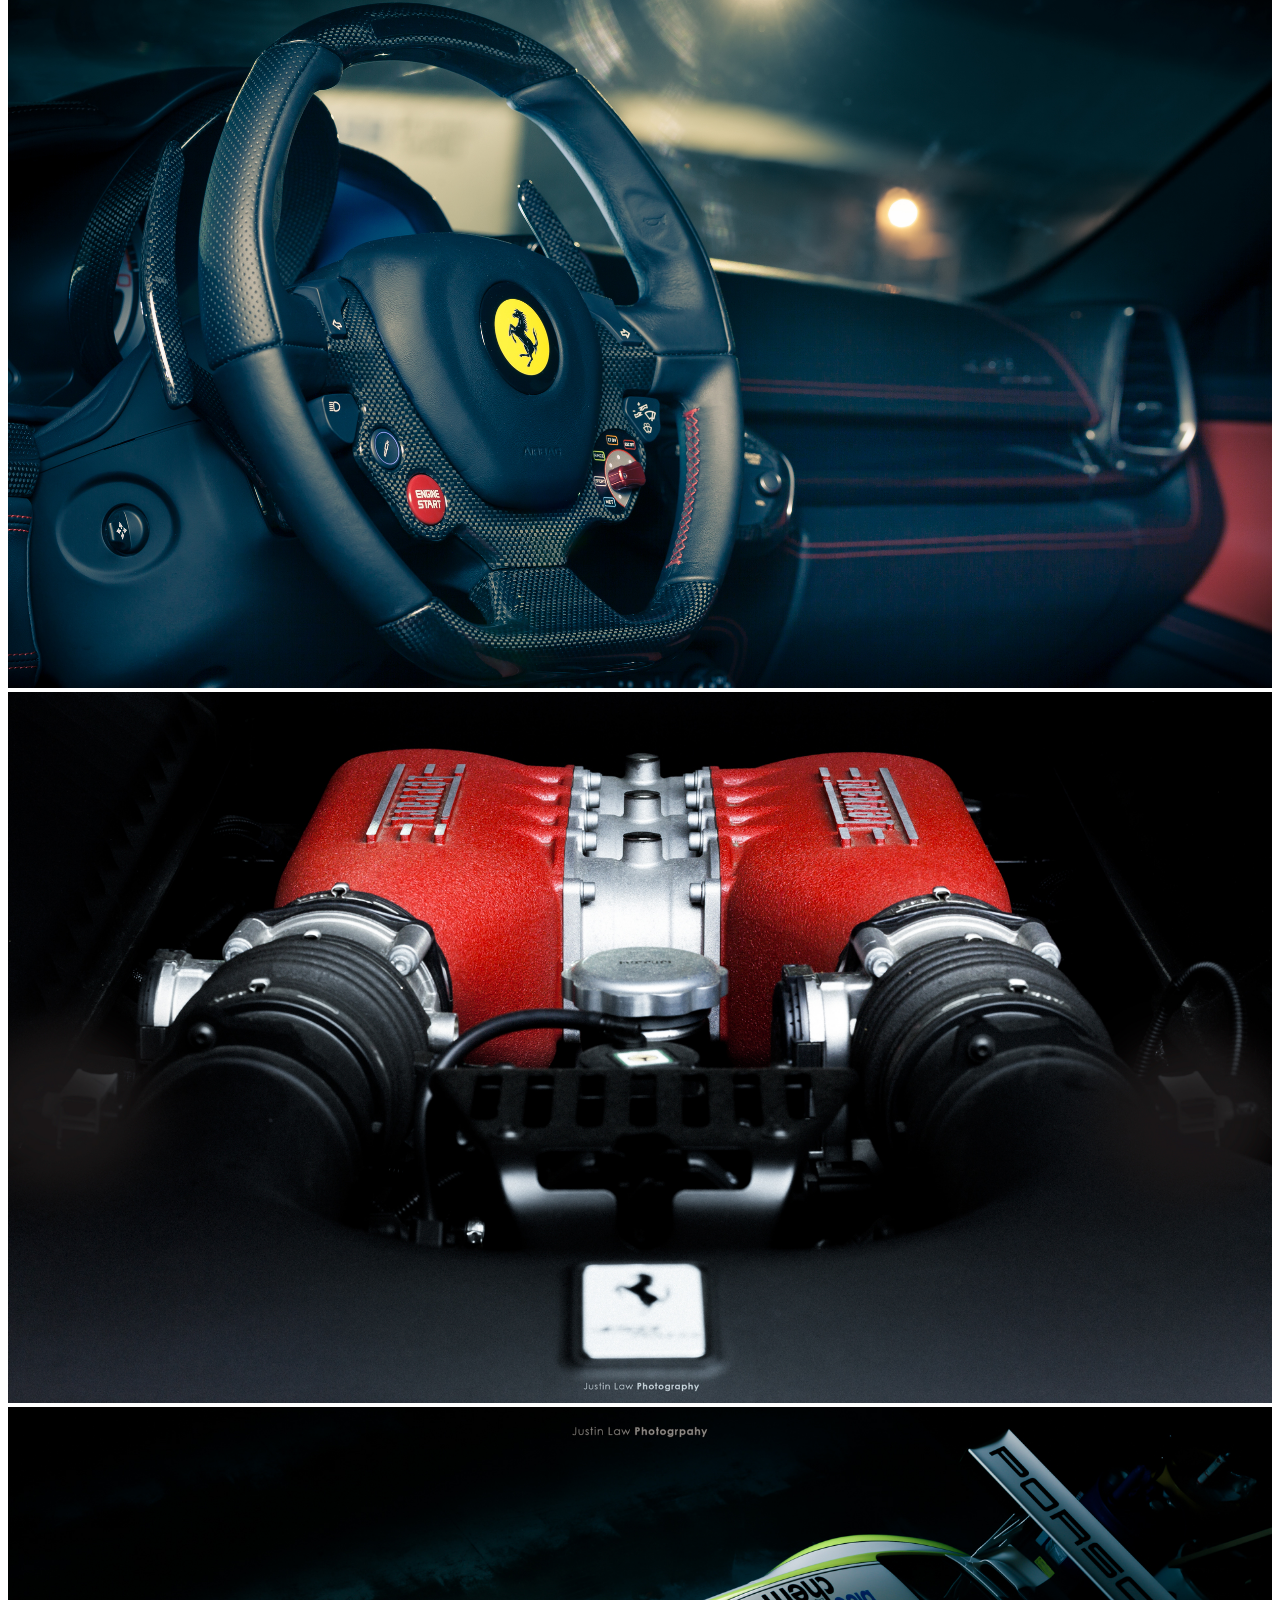
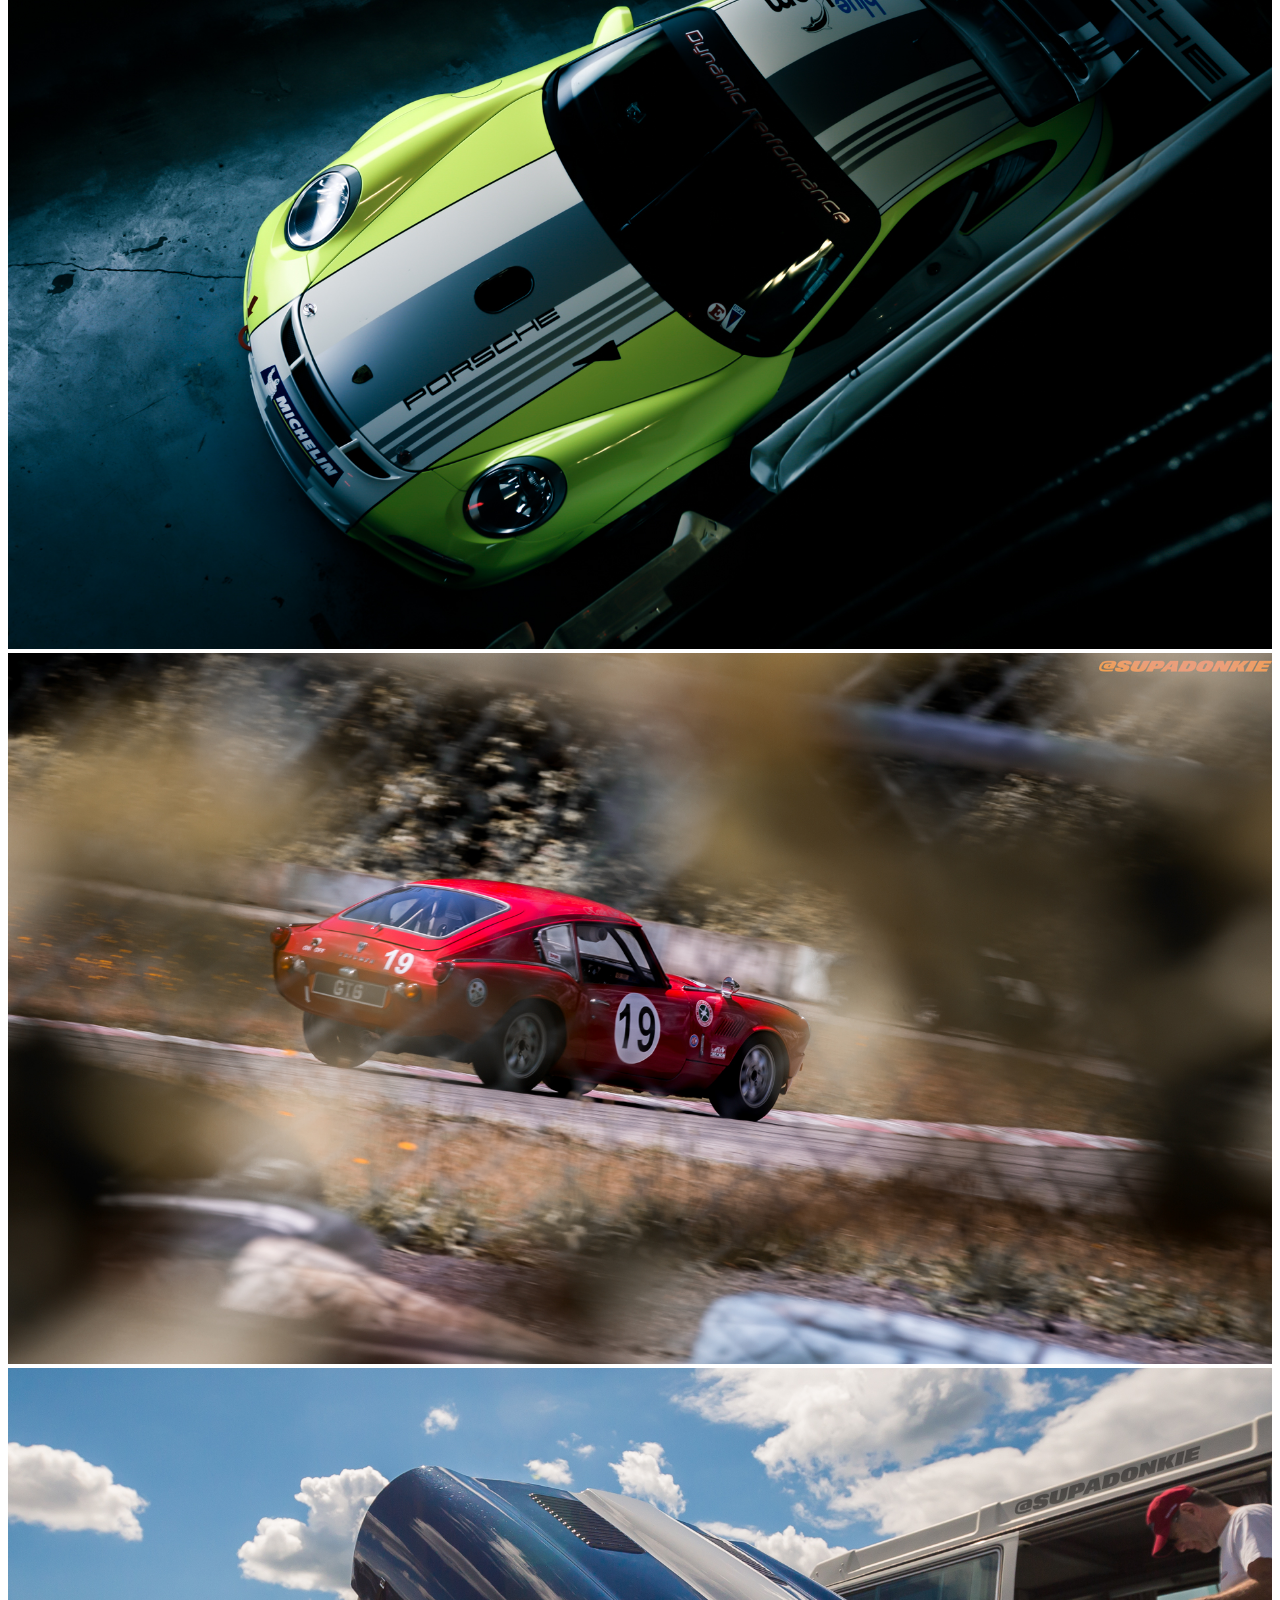
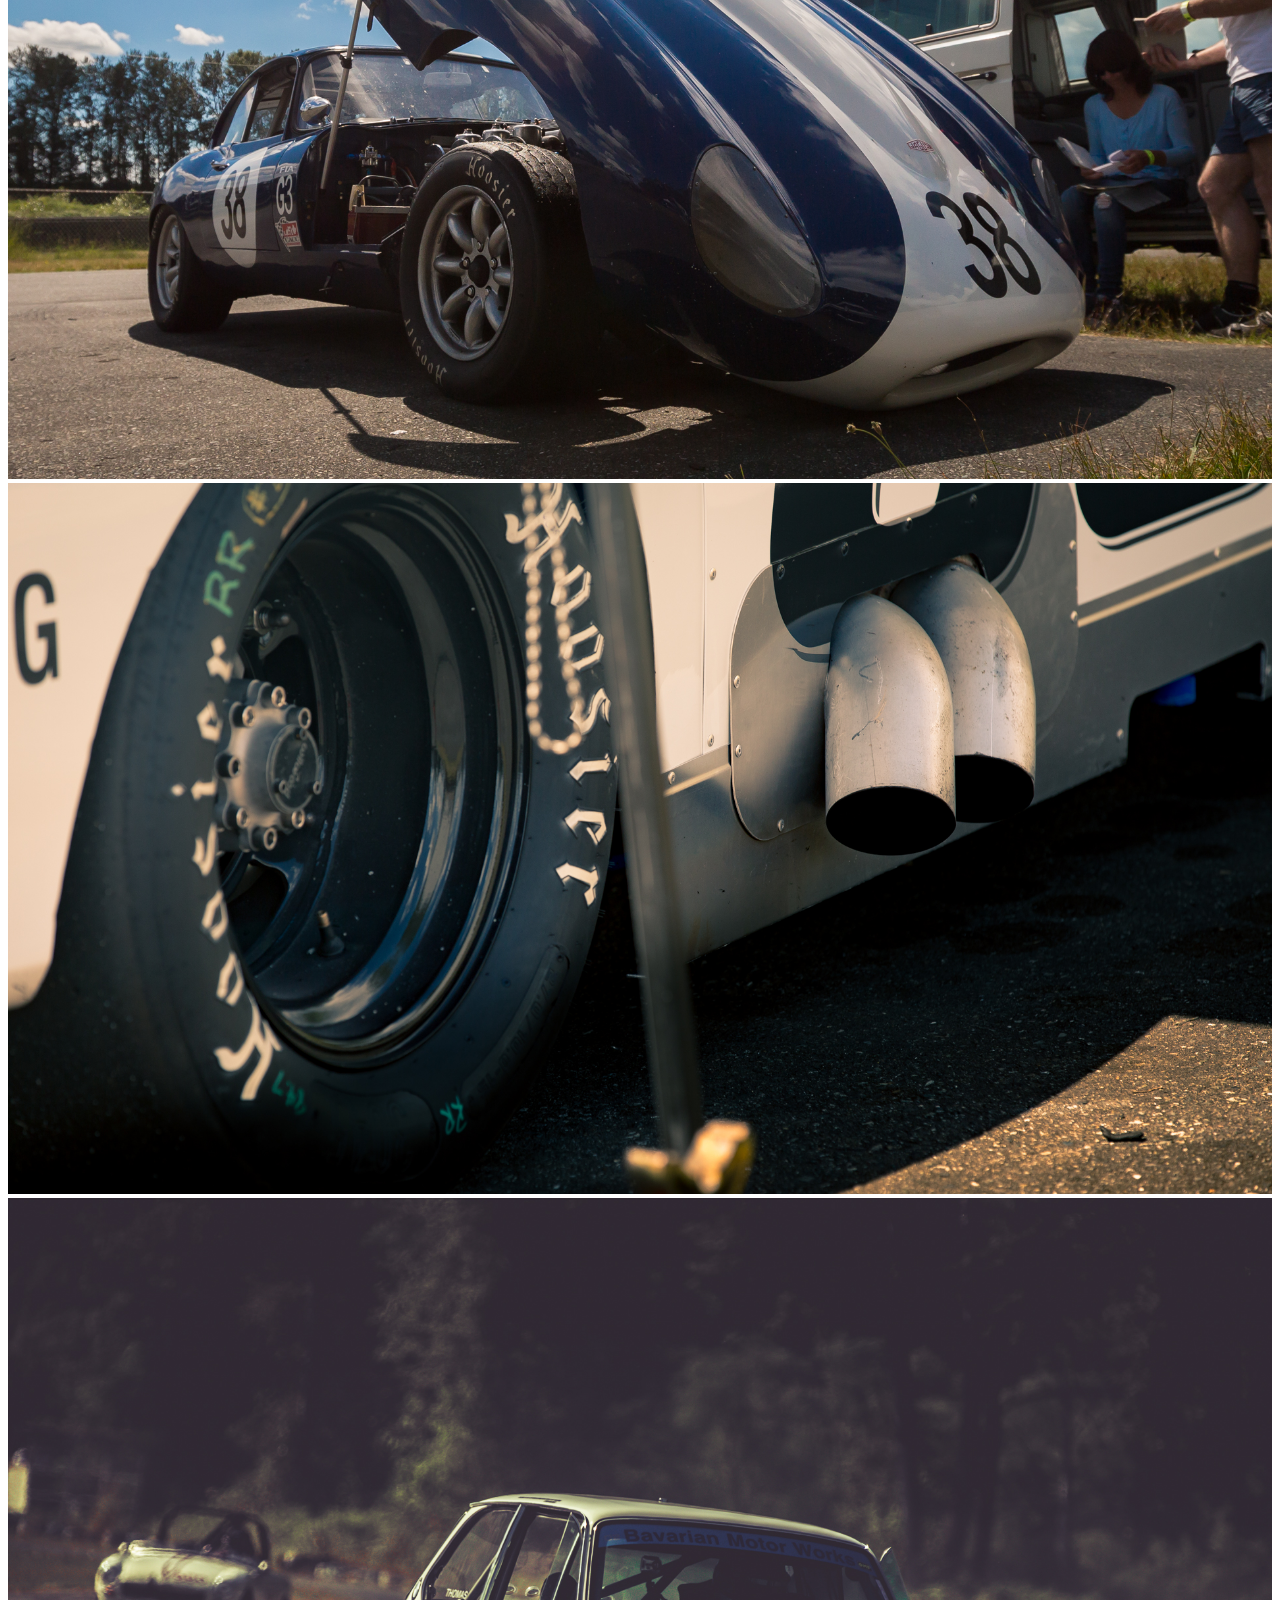
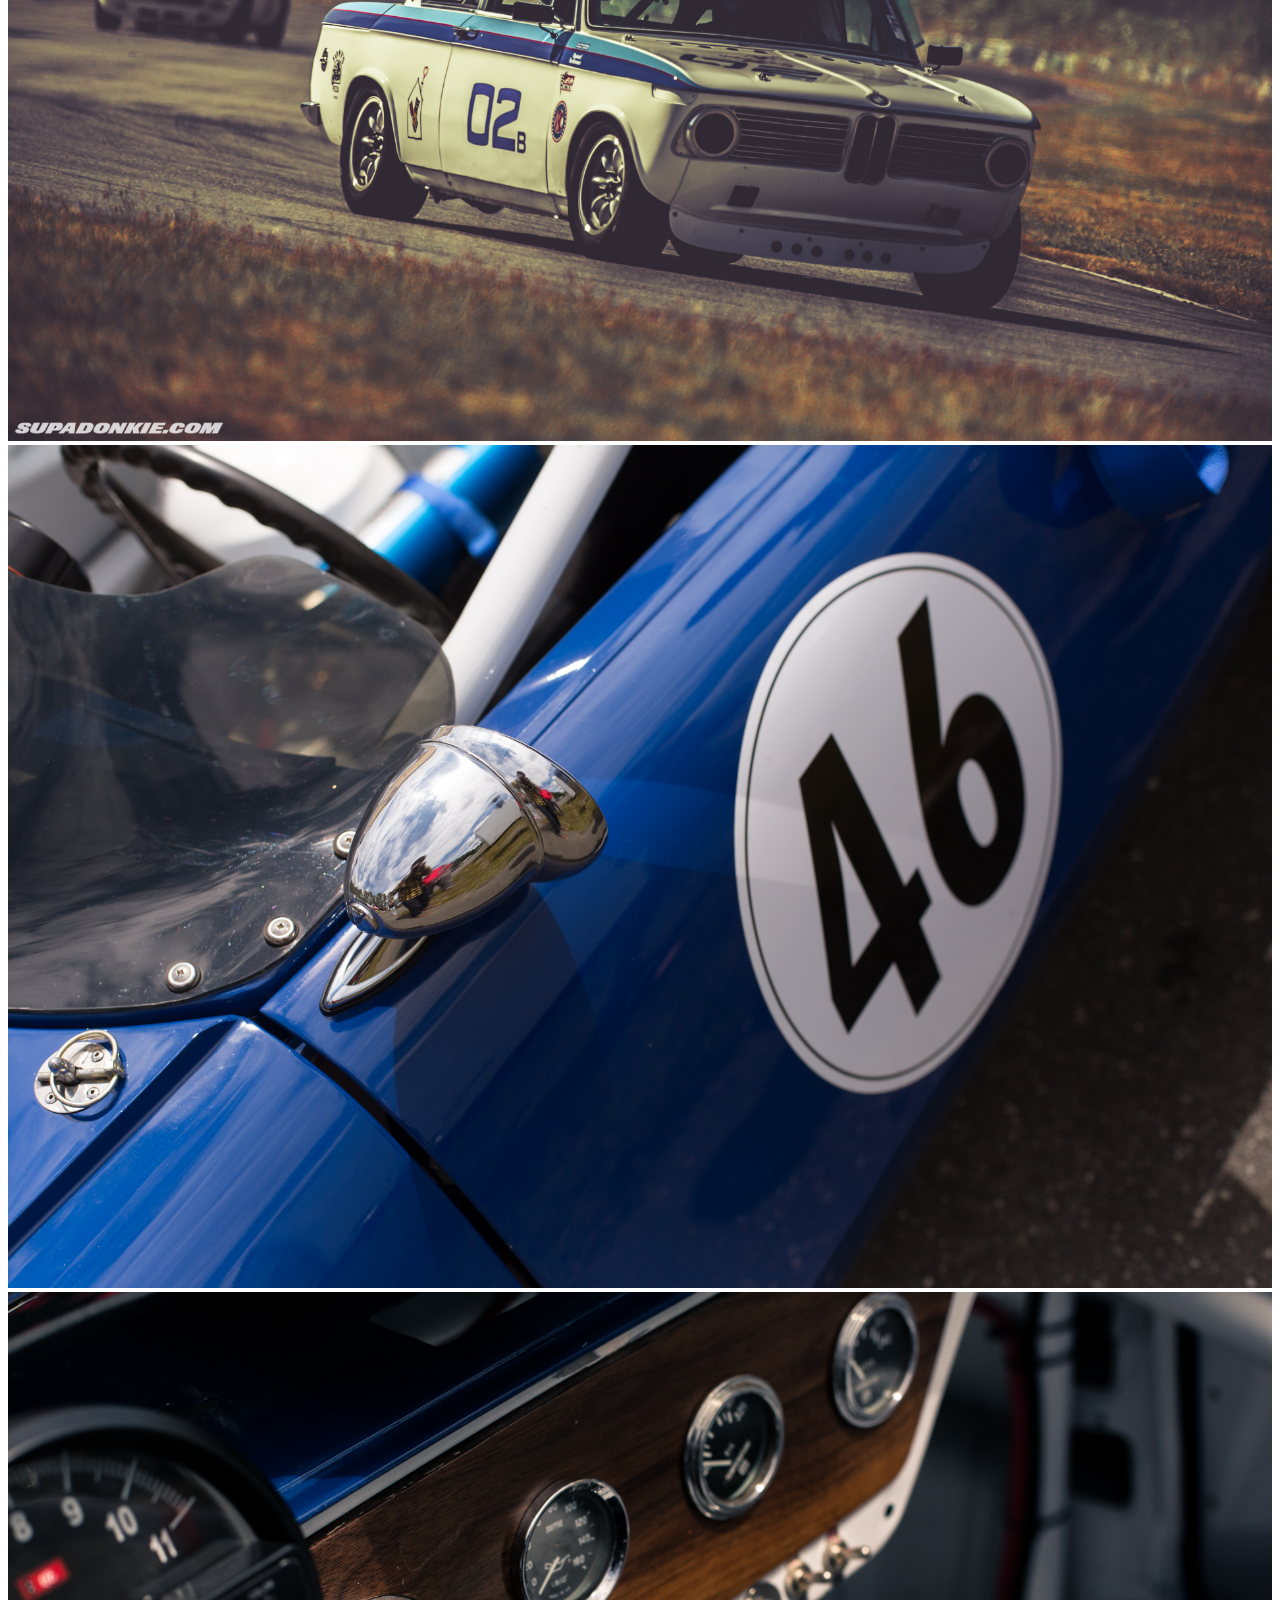
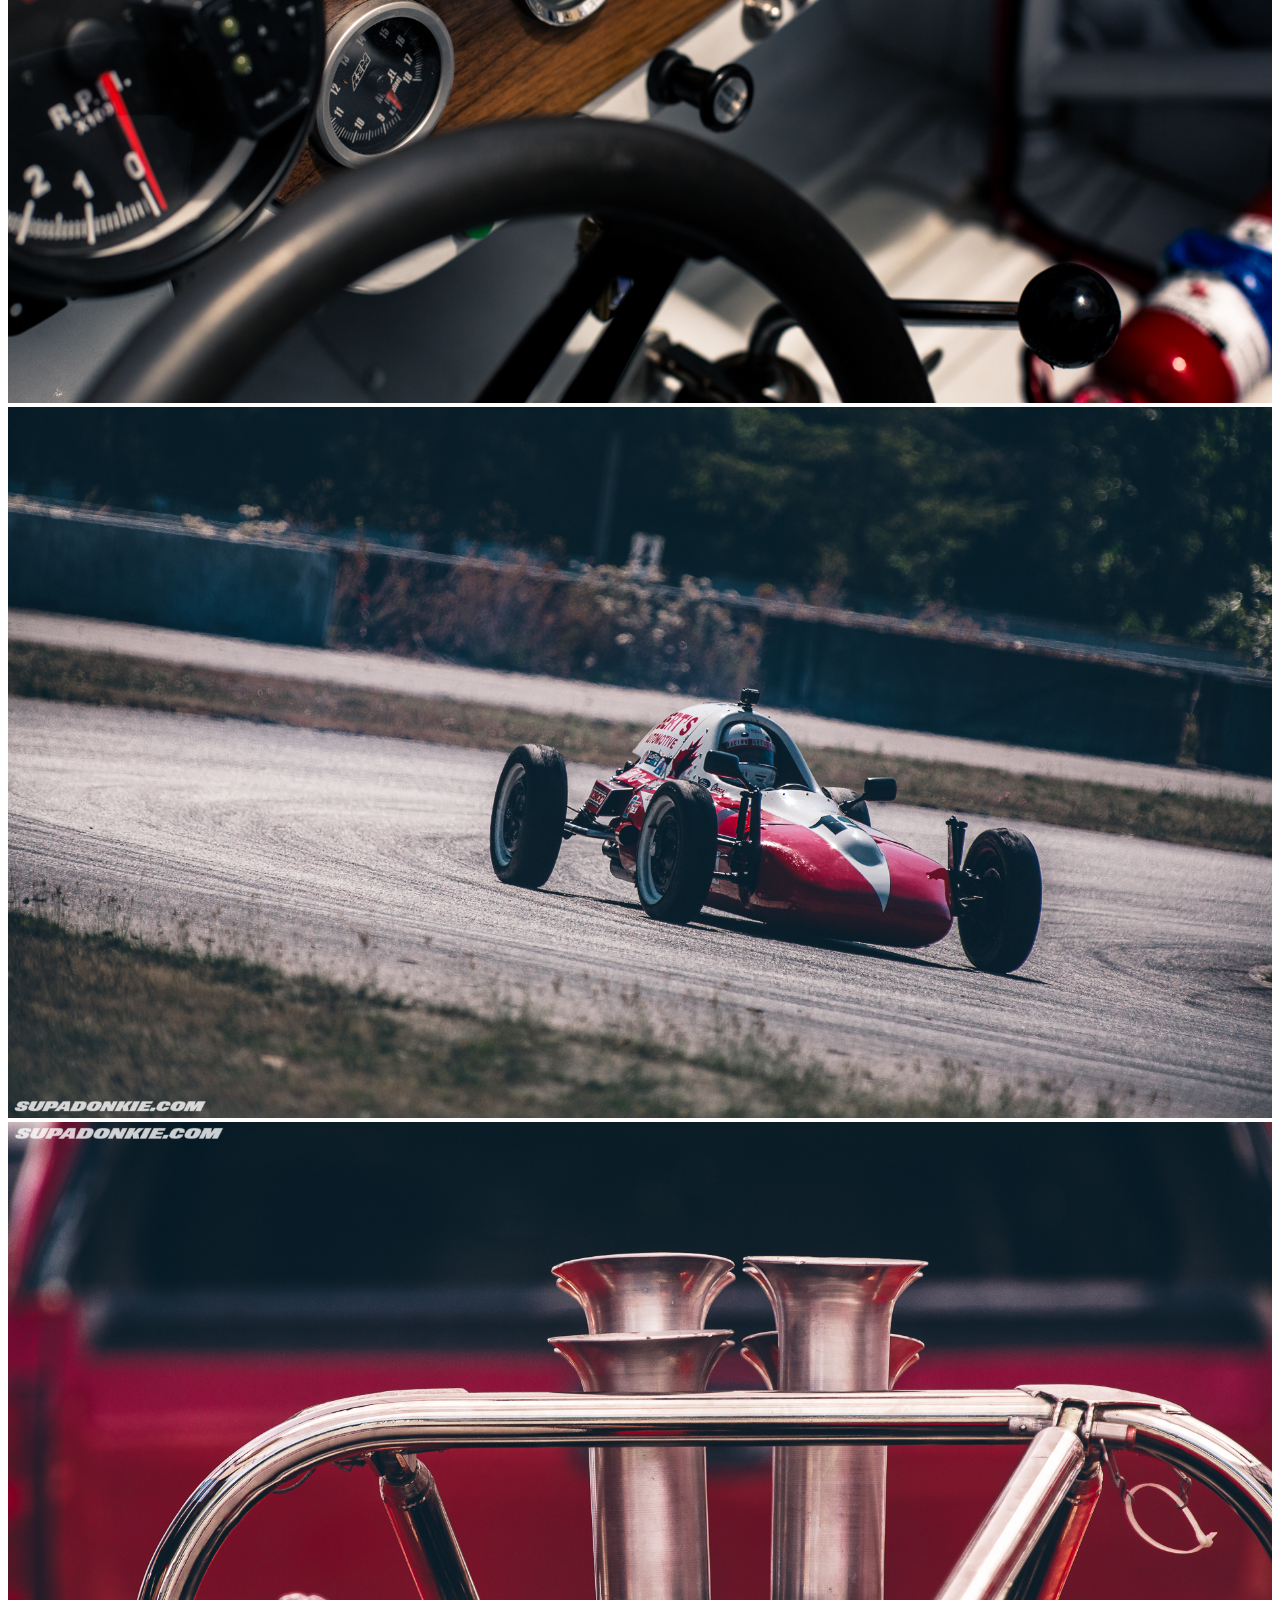
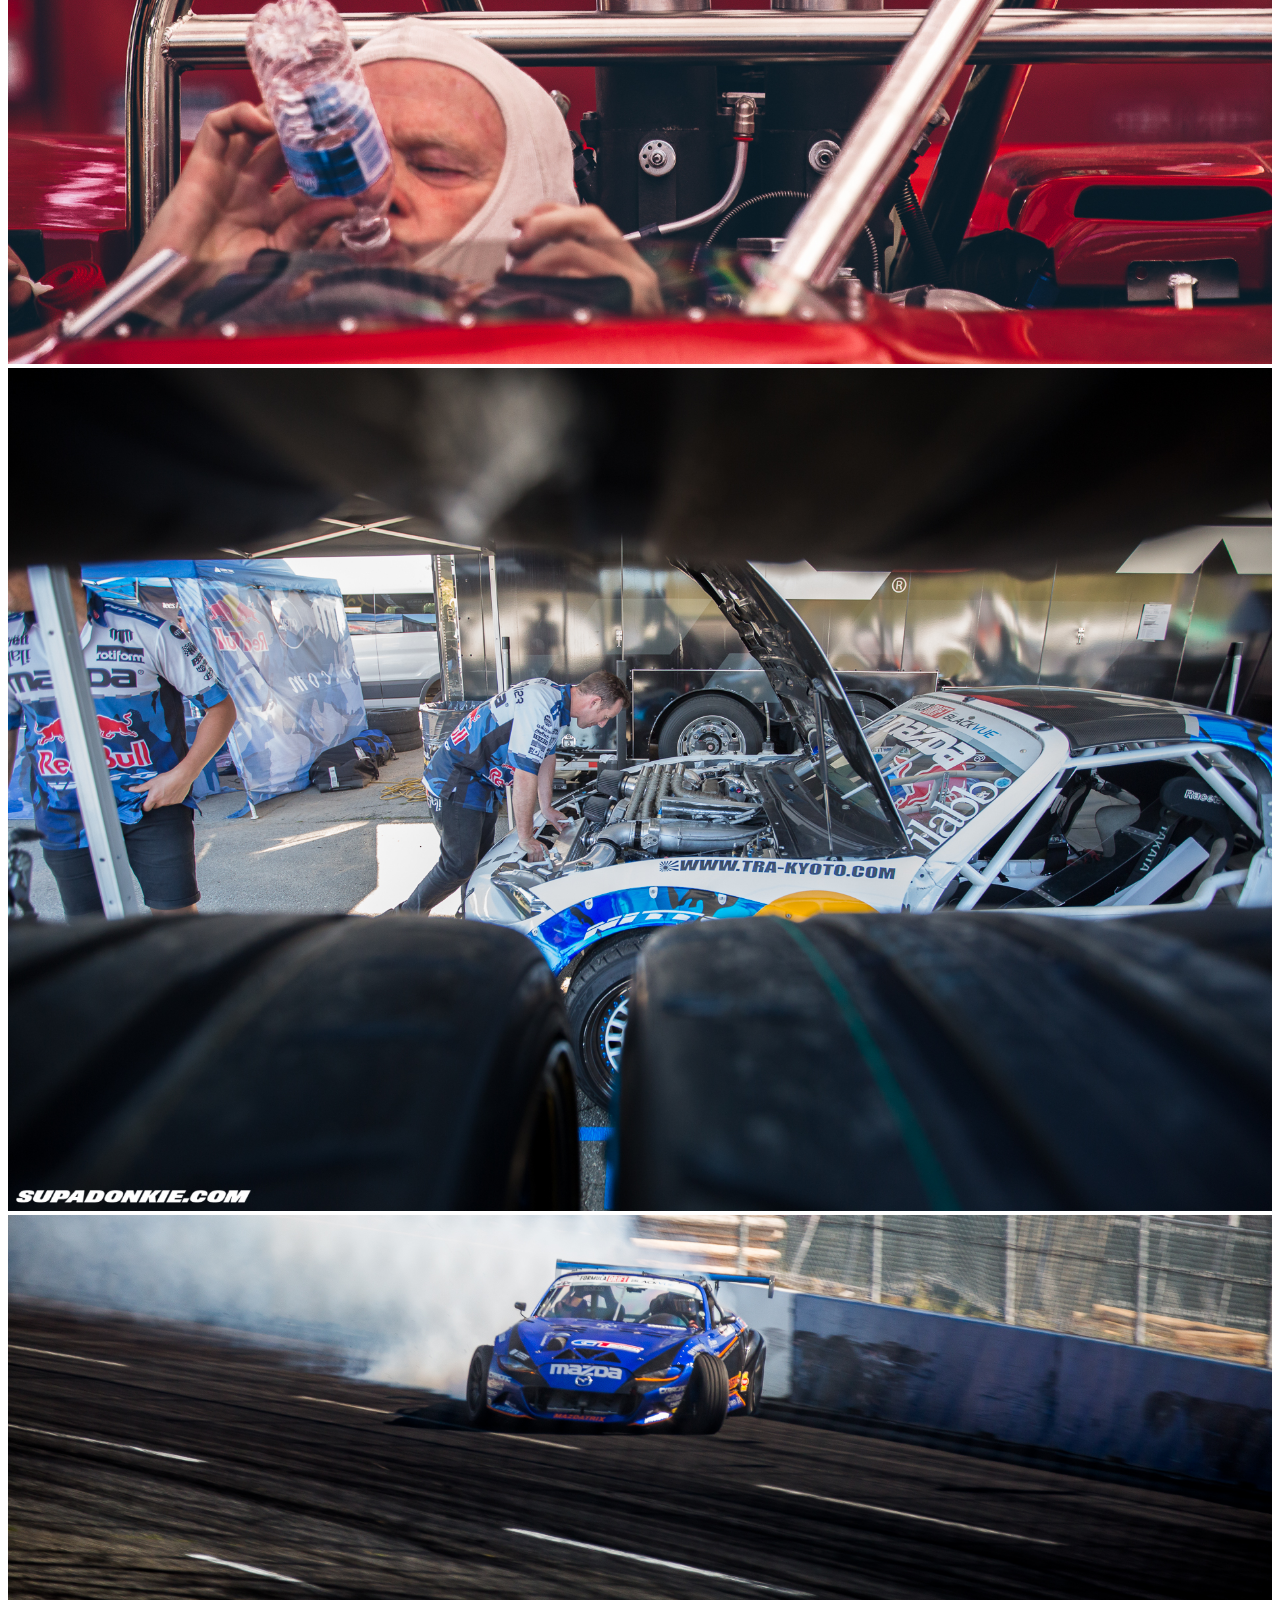
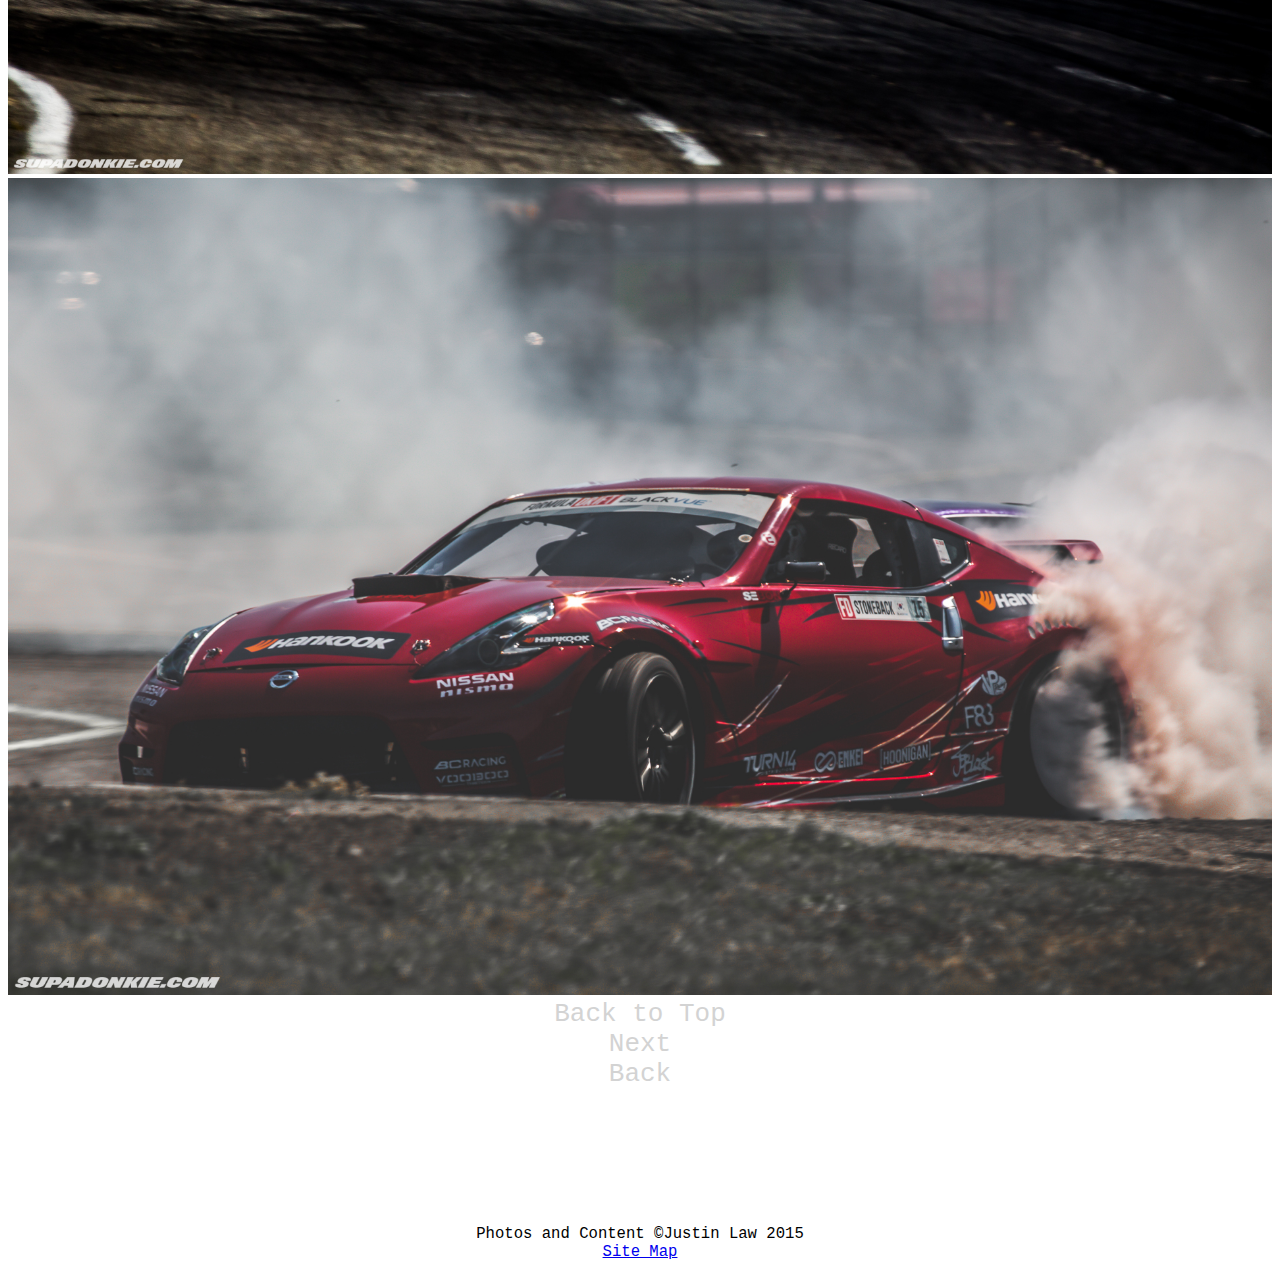
<file: portfolio/cars2.html>
<!DOCTYPE html>

<html>
    <head>
        <title>SUPAPICS - VROOM</title>
        <link rel="stylesheet" href="../style.css">
    </head>
    <body>
        <header>
            <a href="../index.html"><img id="logo" src="../images/logo.png" alt="logo"></a><br>
        </header>
        <nav>
            
            <ul>
                <li><a href="../index.html">Home</a></li>
                <li><a href="../portfolio.html">Portfolio</a></li>
                <li><a href="../blog.html">Blog</a></li>
                <li><a href="../store.html">Store</a></li>
                <li><a href="../contact.html">Contact Me</a></li>
            </ul>
        </nav>
    
        <h2 id="title" class="top">The Zoom Vroom</h2>
        <div id="contentIMG">
            <img src="../images/car19.jpg" alt="car19">
            <img src="../images/car20.jpg" alt="car20">
            <img src="../images/car21.jpg" alt="car21">
            <img src="../images/car22.jpg" alt="car22">
            <img src="../images/car23.jpg" alt="car23">
            <img src="../images/car24.jpg" alt="car24">
            <img src="../images/car25.jpg" alt="car25">
            <img src="../images/car26.jpg" alt="car26">
            <img src="../images/car27.jpg" alt="car27">
            <img src="../images/car28.jpg" alt="car28">
            <img src="../images/car29.jpg" alt="car29">
            <img src="../images/car30.jpg" alt="car30">
            <img src="../images/car31.jpg" alt="car31">
            <img src="../images/car32.jpg" alt="car32">
            <img src="../images/car33.jpg" alt="car33">
            <img src="../images/car34.jpg" alt="car34">
            <img src="../images/car35.jpg" alt="car35">
            <img src="../images/car36.jpg" alt="car36">
            <div class="center">
                <a href="#top">Back to Top</a>
                <br>
                <a href="space.html">Next</a>
                <br>
                <a href="cars.html">Back</a>
            </div>
            <br><br><br><br>
            
        </div>
    </body>
    <footer><div id="copyright">
        Photos and Content &copy;Justin Law 2015<br>
        <a href="sitemap.html">Site Map</a>
        </div>
    </footer>
</html>
</file>
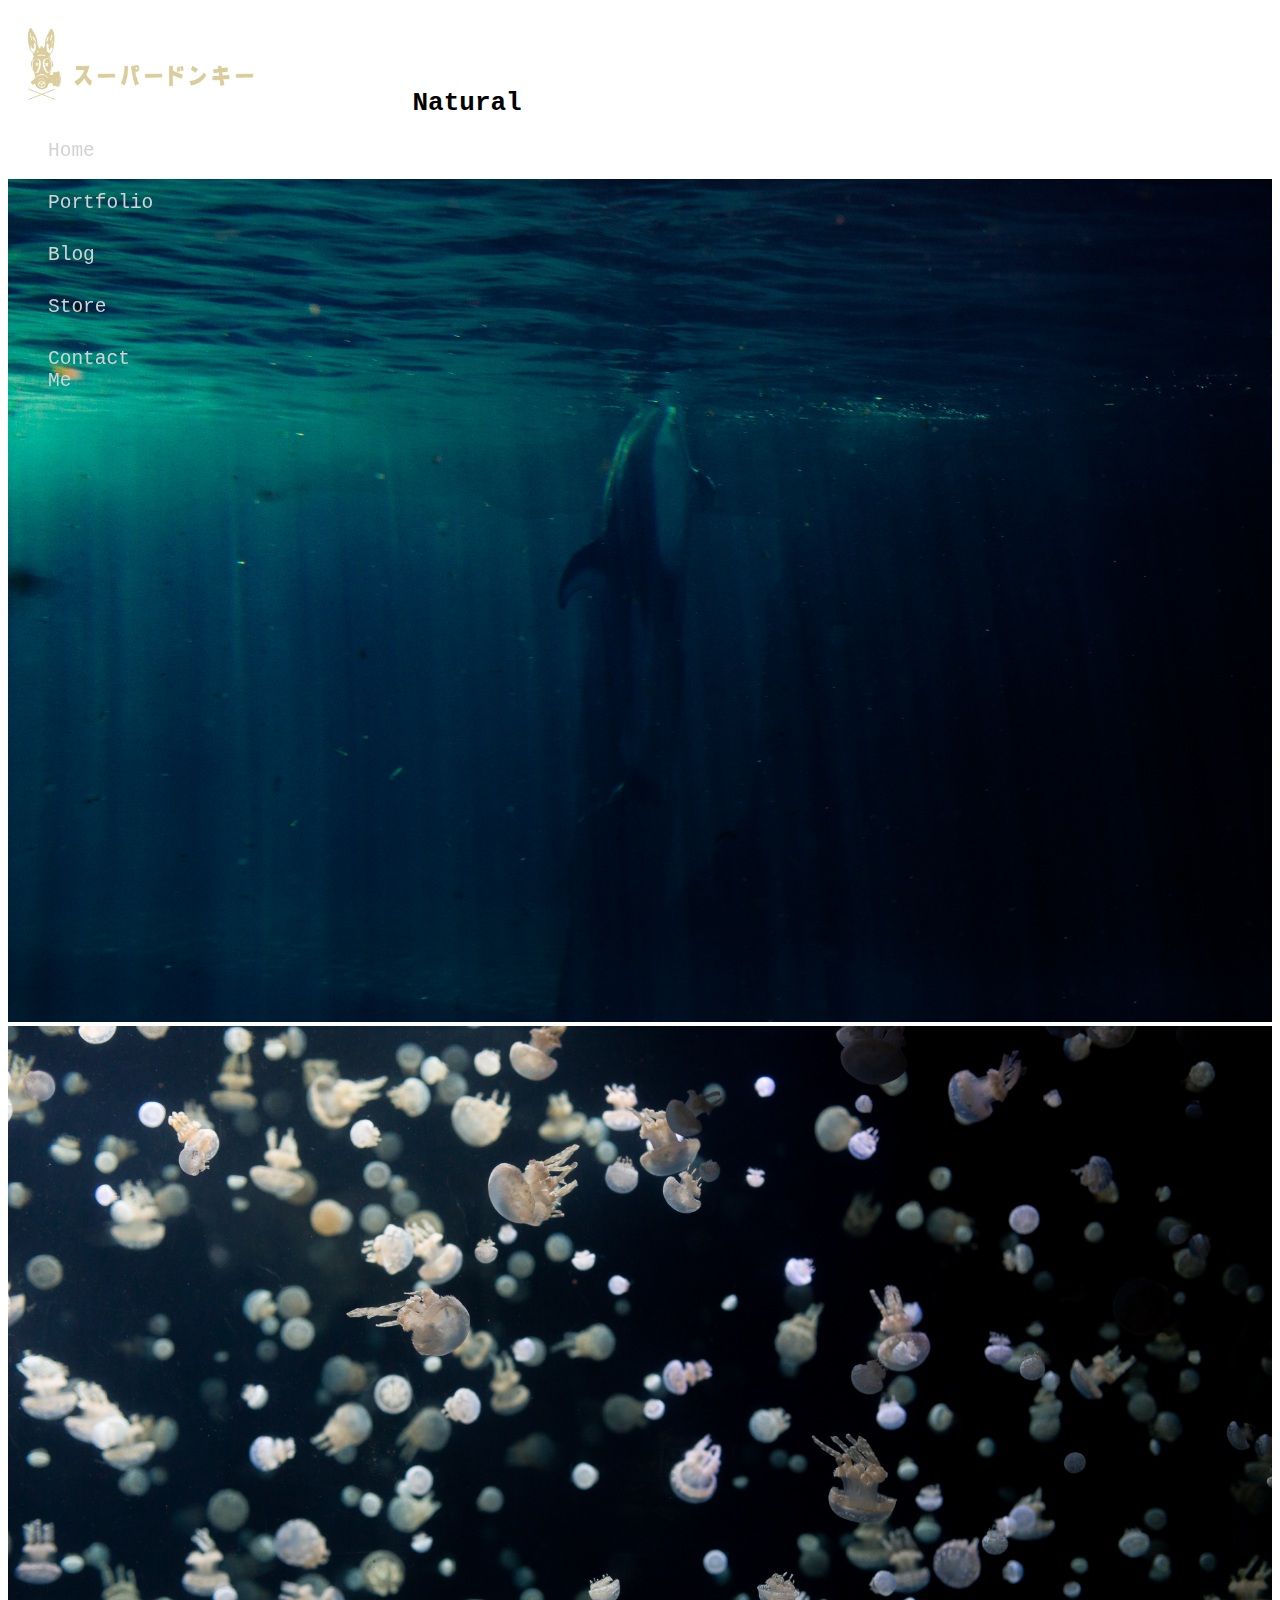
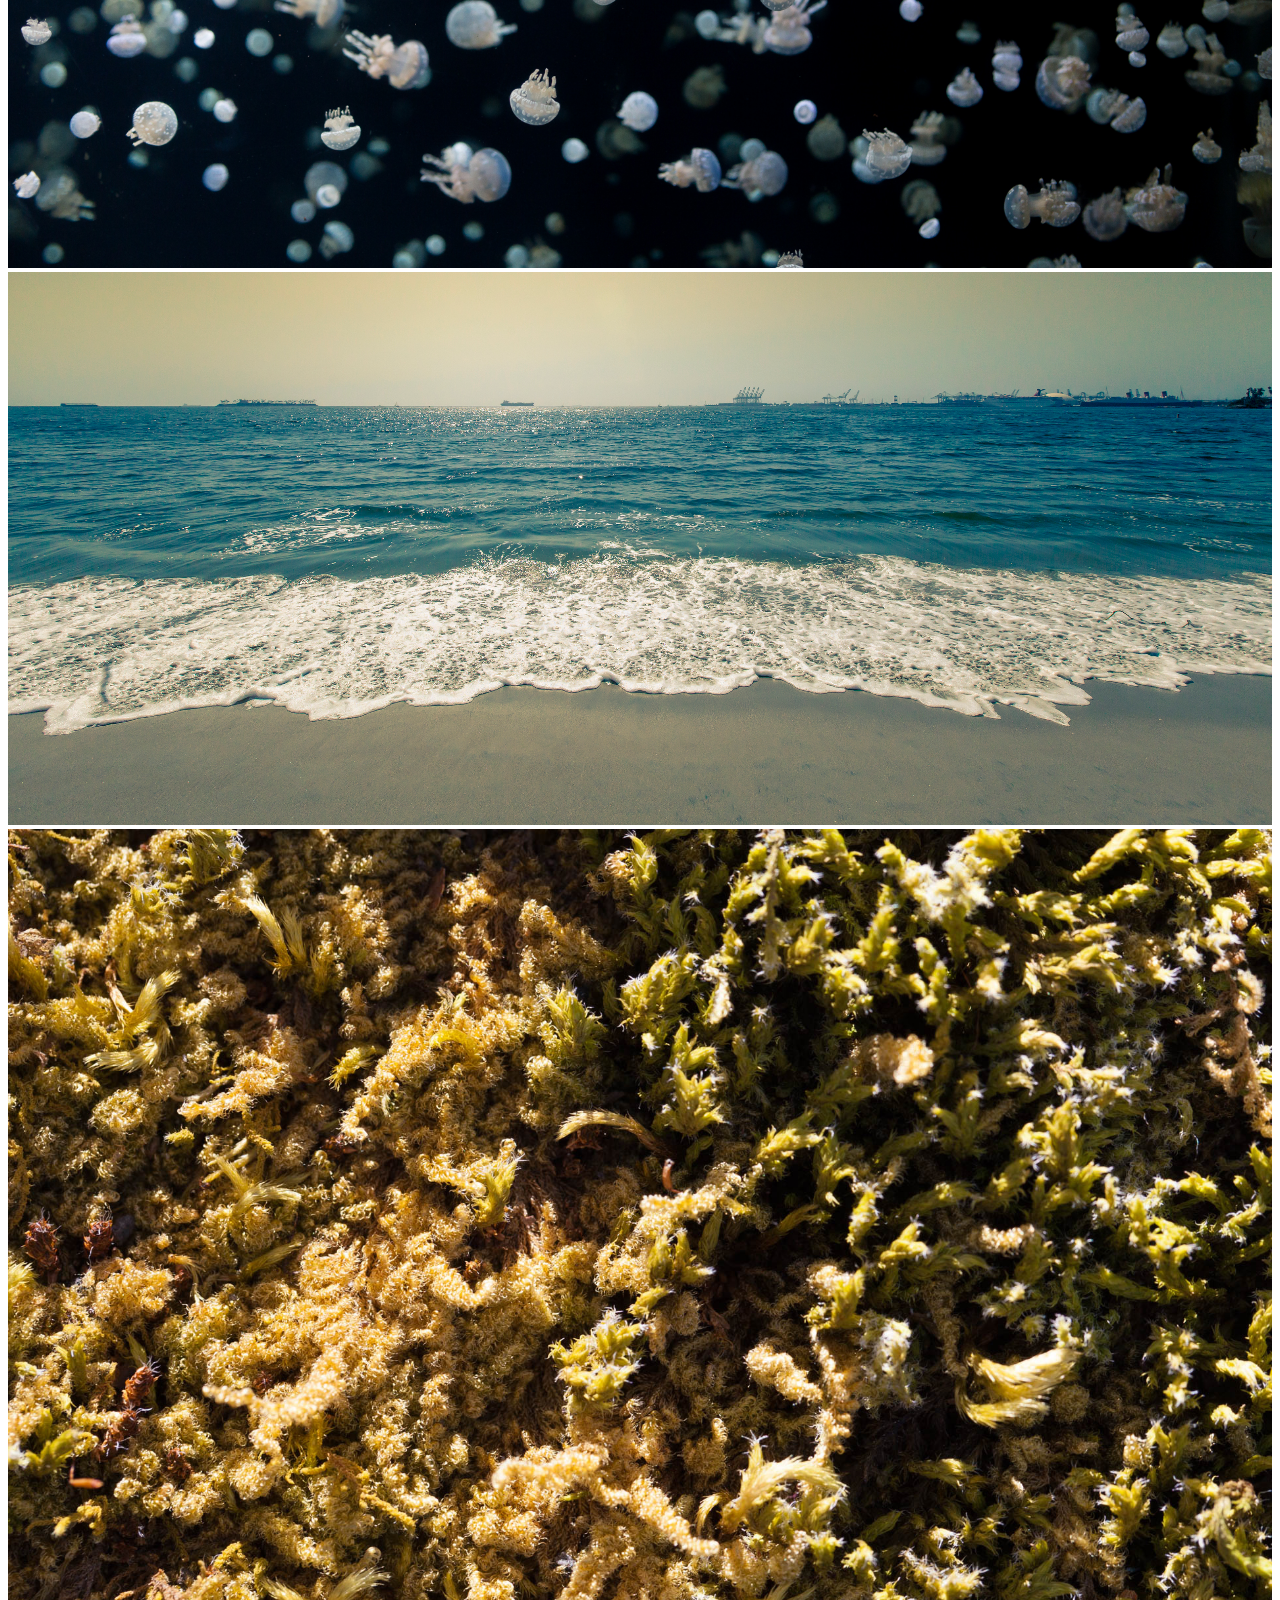
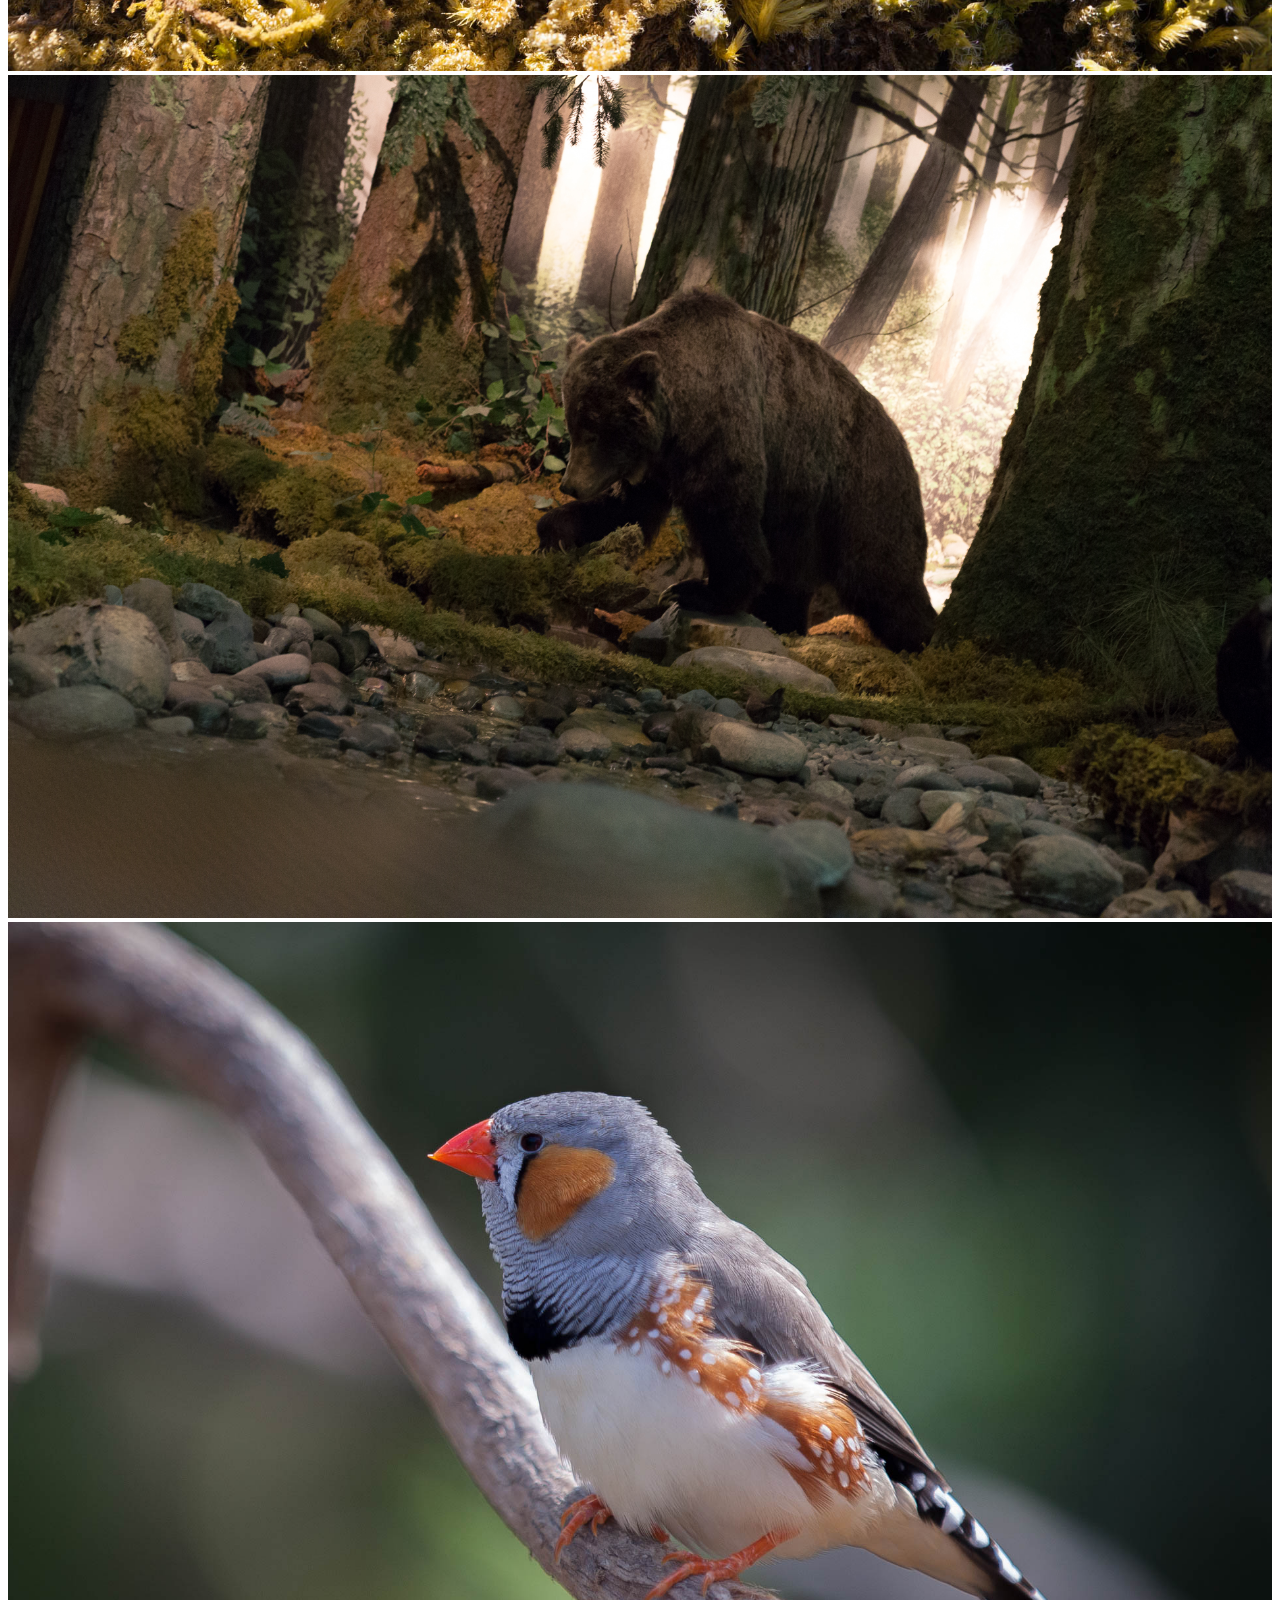
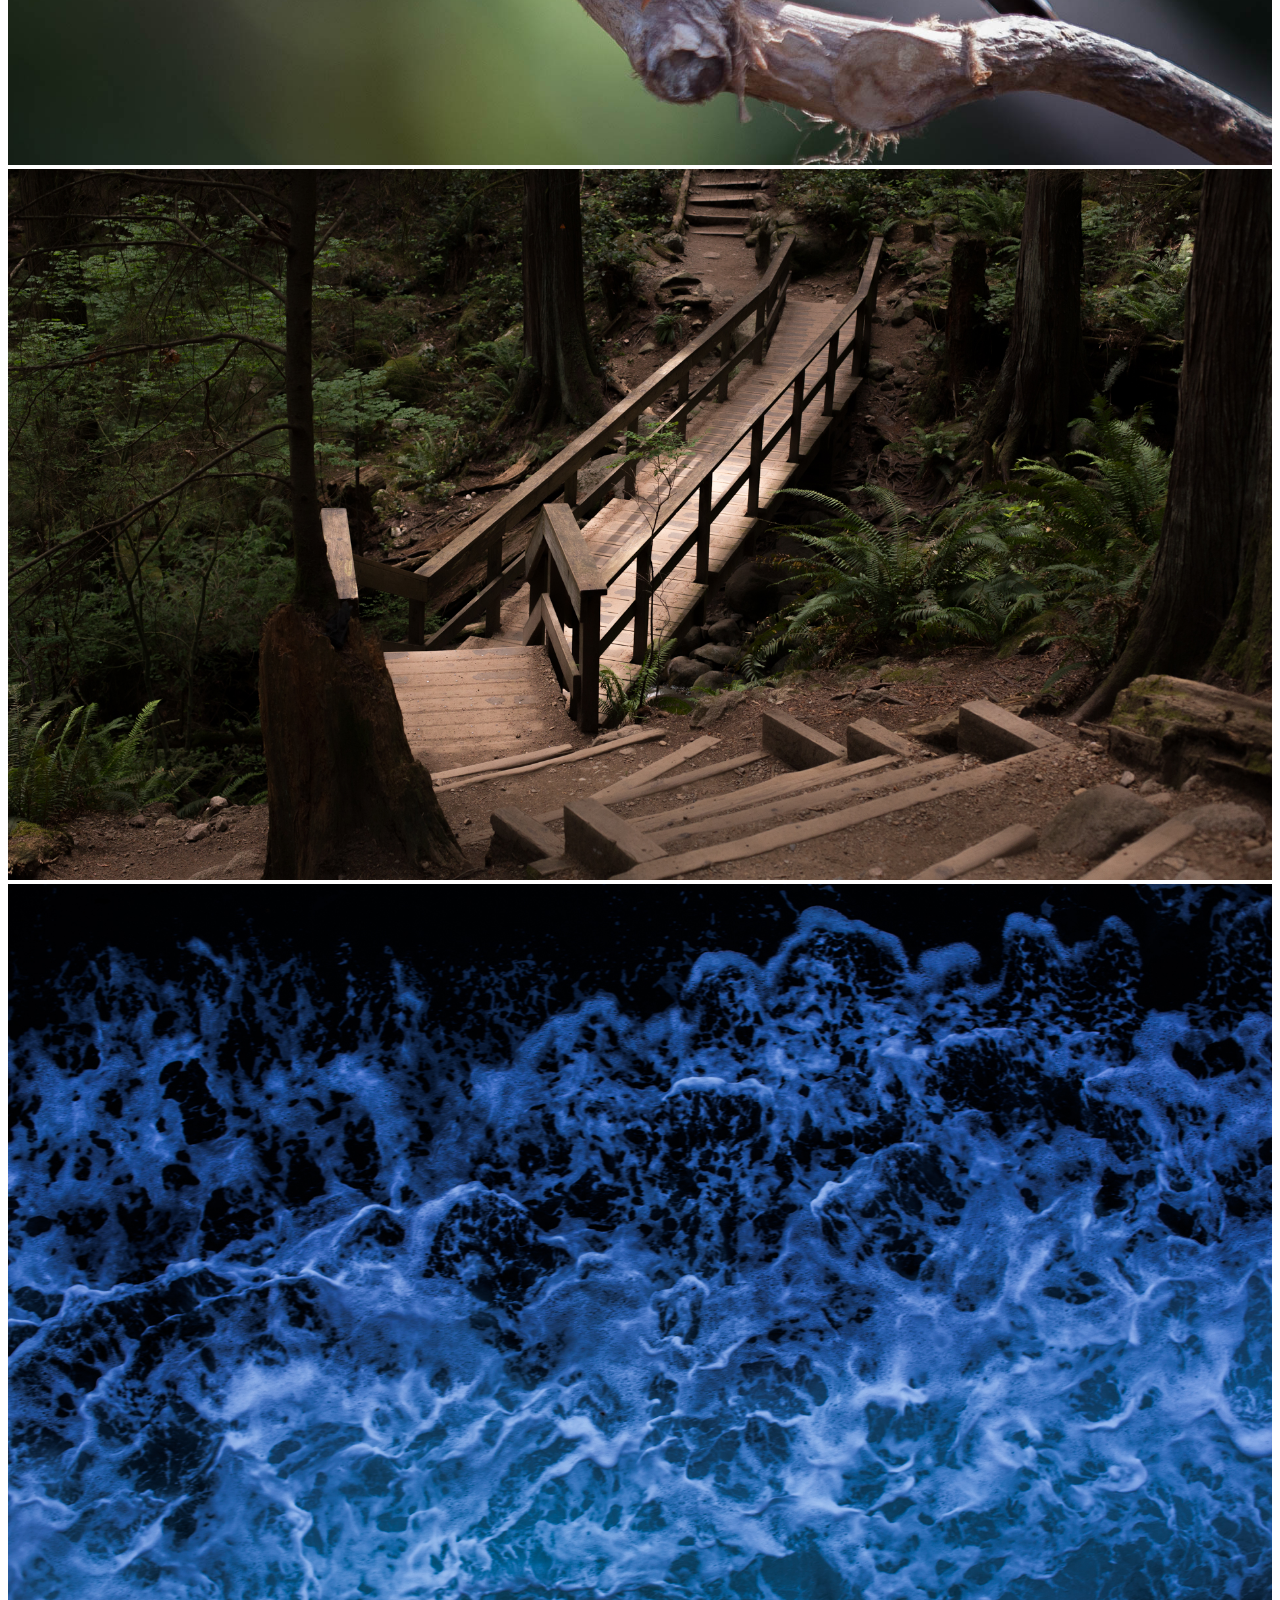
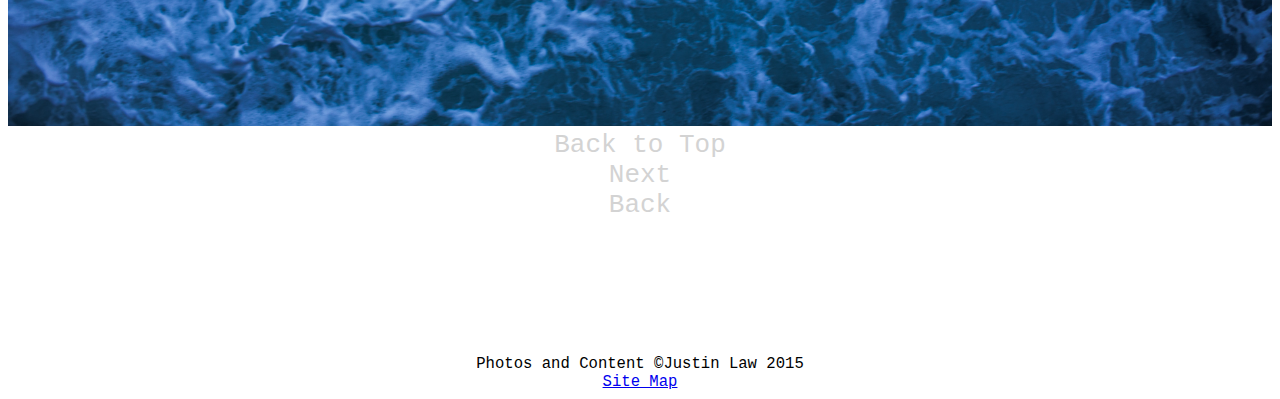
<file: portfolio/nature.html>
<!DOCTYPE html>

<html>
    <head>
        <title>SUPAPICS - TREES</title>
        <link rel="stylesheet" href="../style.css">
    </head>
    <body>
        <header>
            <a href="../index.html"><img id="logo" src="../images/logo.png" alt="logo"></a><br>
            
        </header>
        <nav>
            
            <ul>
                <li><a href="../index.html">Home</a></li>
                <li><a href="../portfolio.html">Portfolio</a></li>
                <li><a href="../blog.html">Blog</a></li>
                <li><a href="../store.html">Store</a></li>
                <li><a href="../contact.html">Contact Me</a></li>
            </ul>
        </nav>
    
        <h2 id="title" class="top">Natural</h2>
        <div id="contentIMG">
            <img src="../images/nature1.jpg" alt="nature1">
            <img src="../images/nature2.jpg" alt="nature2">
            <img src="../images/nature3.jpg" alt="nature3">
            <img src="../images/nature4.jpg" alt="nature4">
            <img src="../images/nature5.jpg" alt="nature5">
            <img src="../images/nature6.jpg" alt="nature6">
            <img src="../images/nature7.jpg" alt="nature7">
            <img src="../images/nature8.jpg" alt="nature8">

            <div class="center">
                <a href="#top">Back to Top</a>
                <br>
                <a href="cars.html">Next</a>
                <br>
                <a href="street.html">Back</a>
            </div>
            <br><br><br><br>
            
        </div>
    </body>
    <footer><div id="copyright">
        Photos and Content &copy;Justin Law 2015<br>
        <a href="sitemap.html">Site Map</a>
        </div>
    </footer>
</html>
</file>
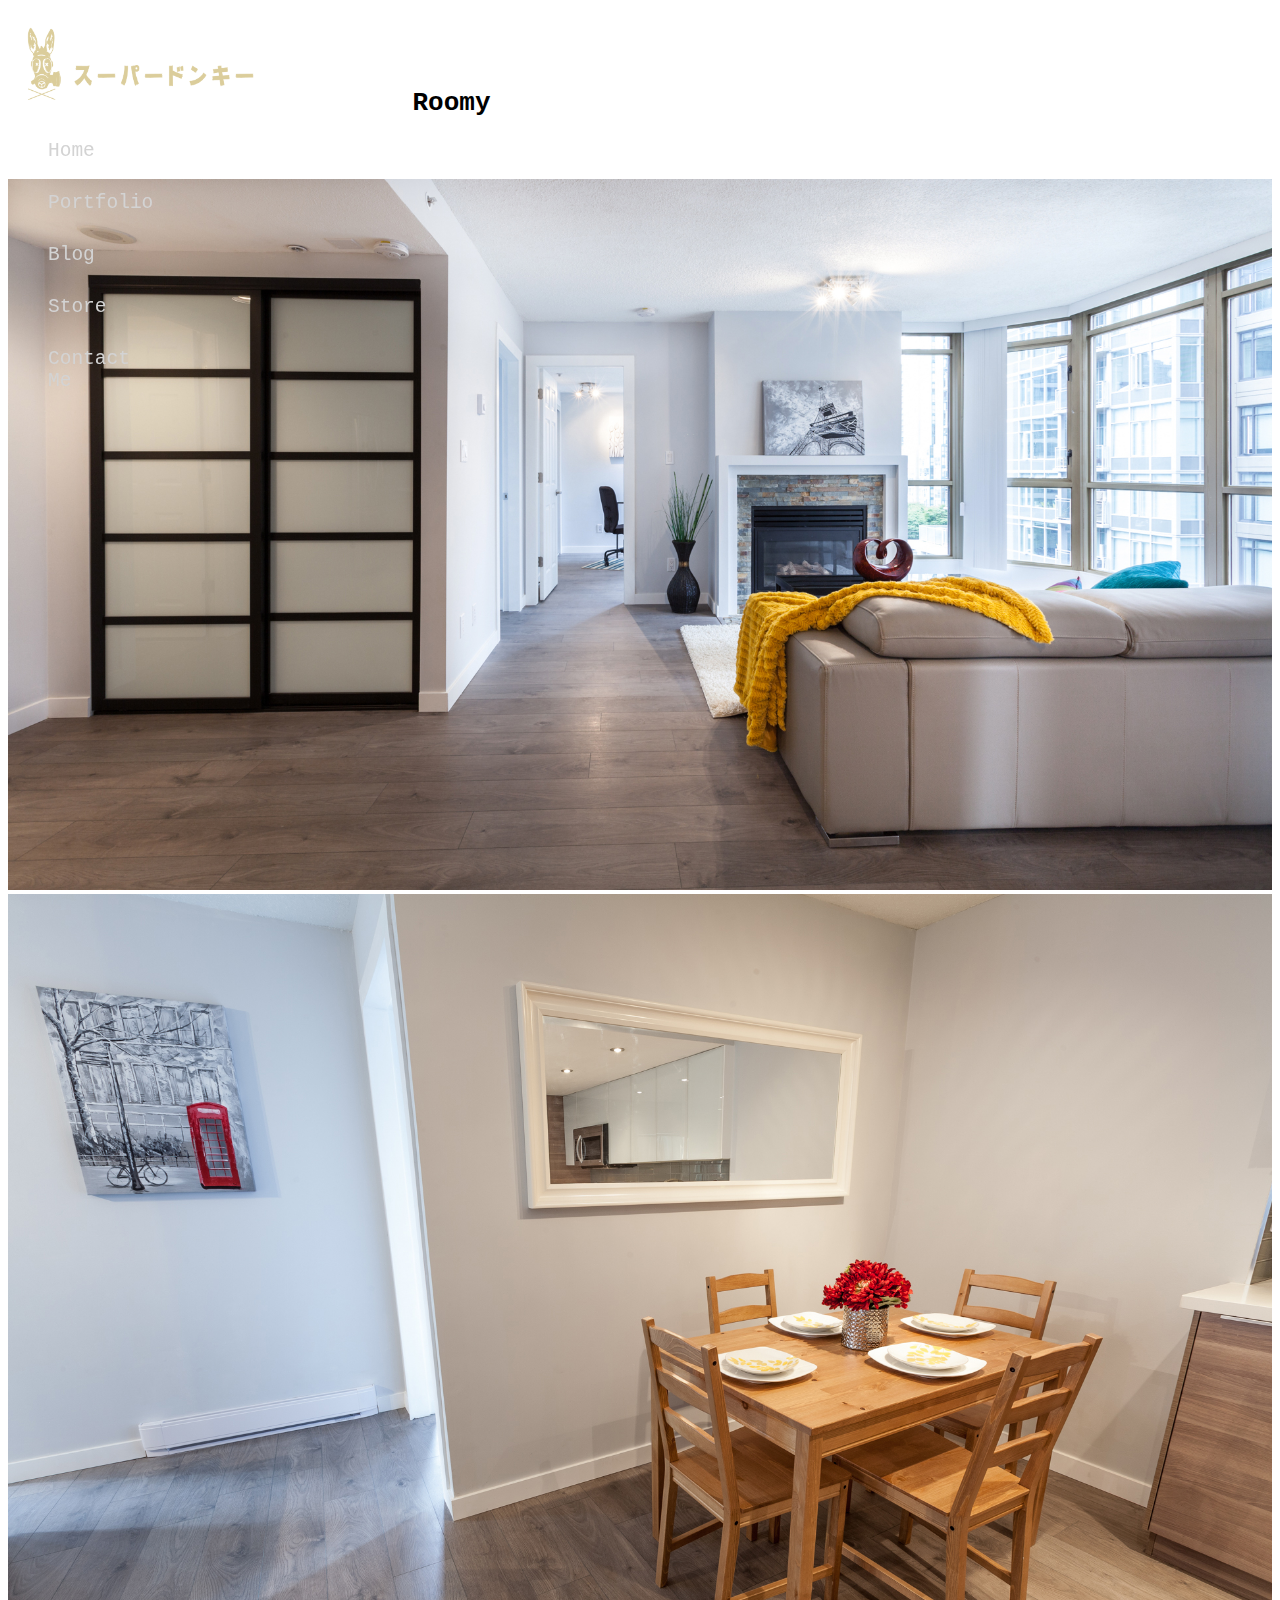
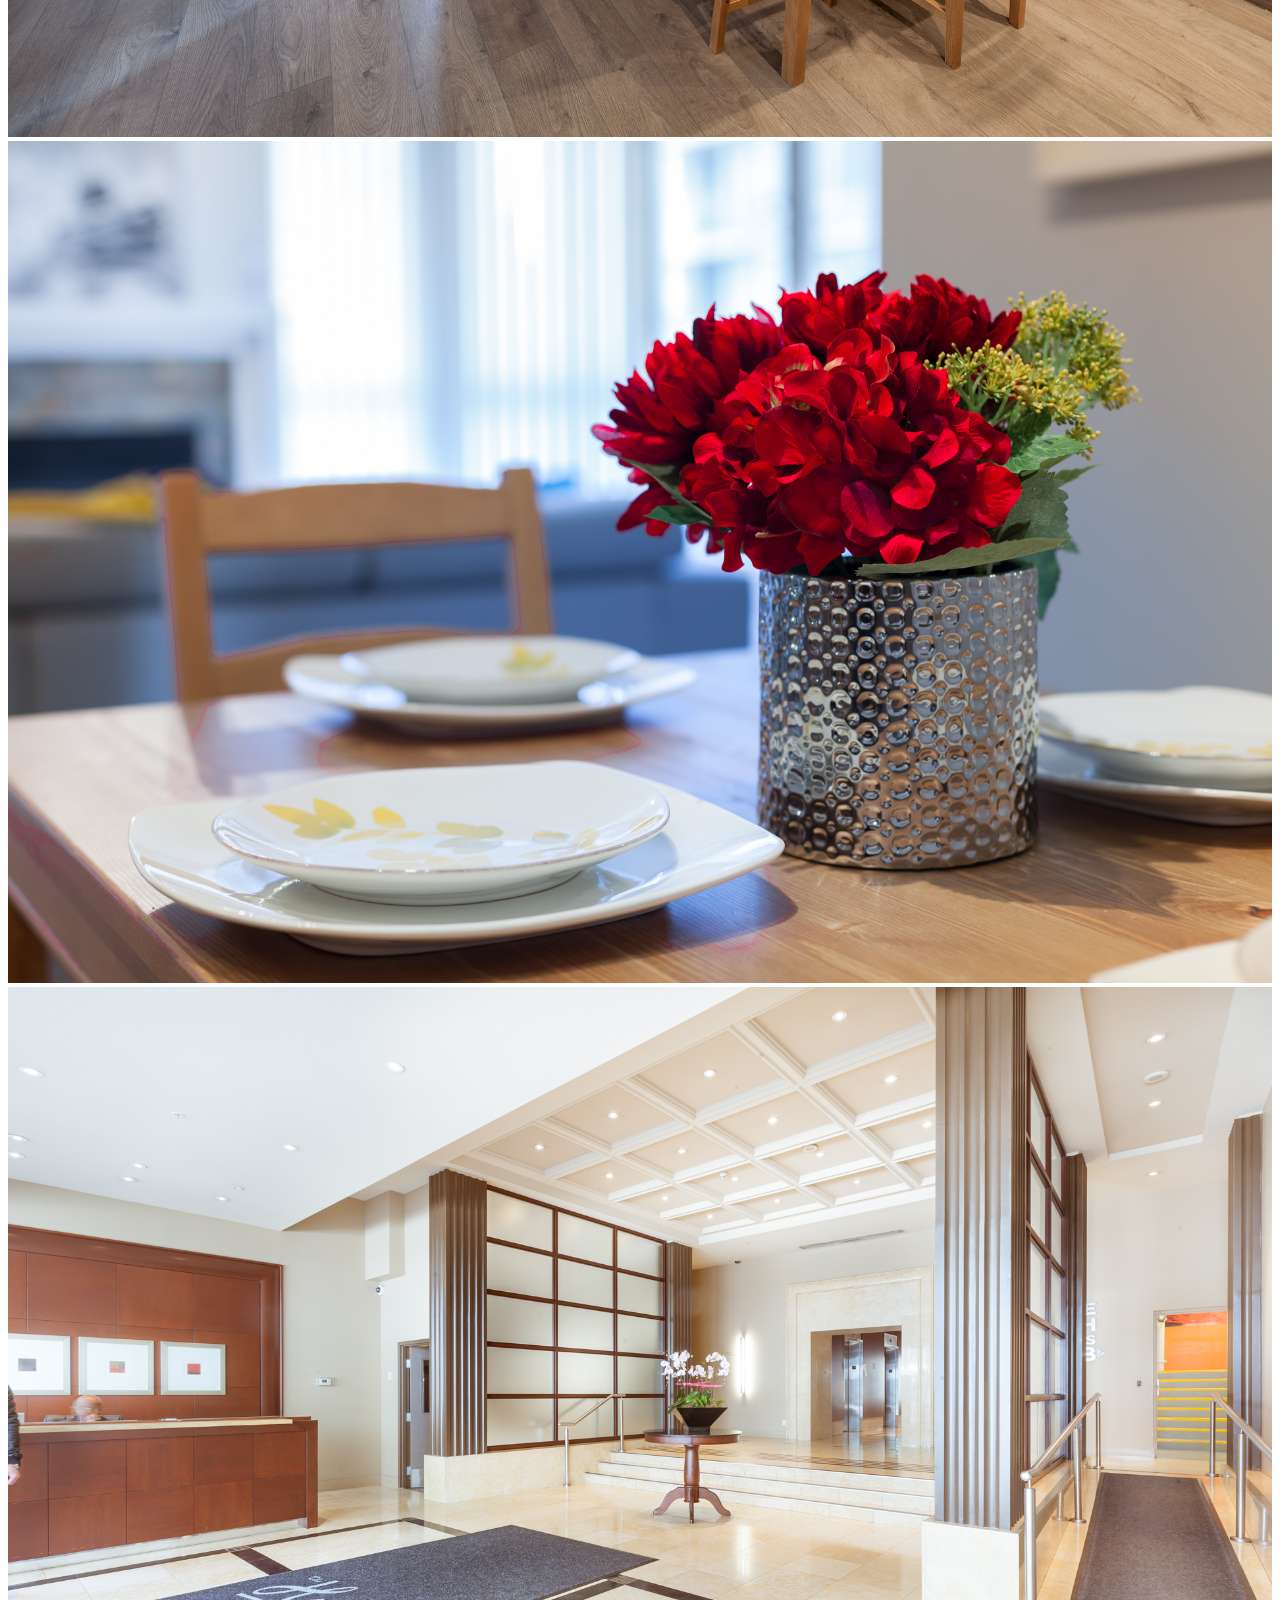
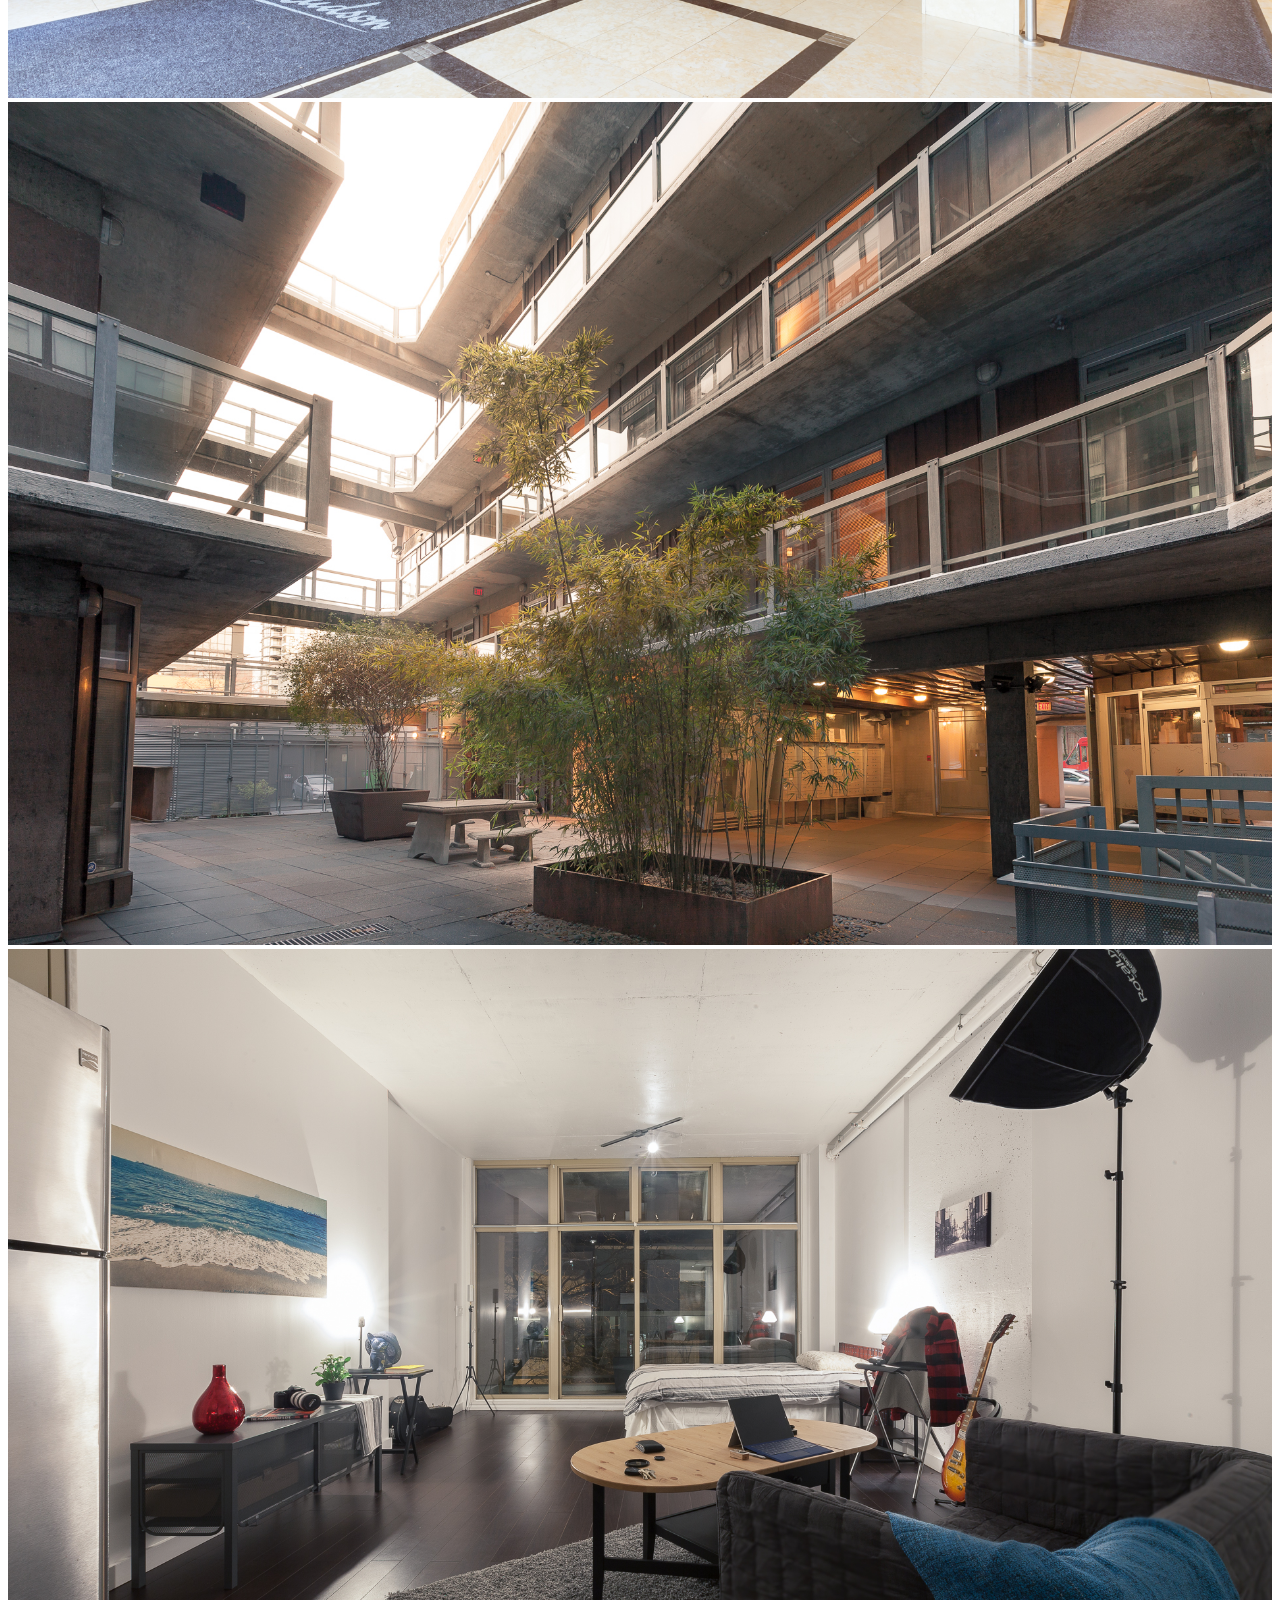
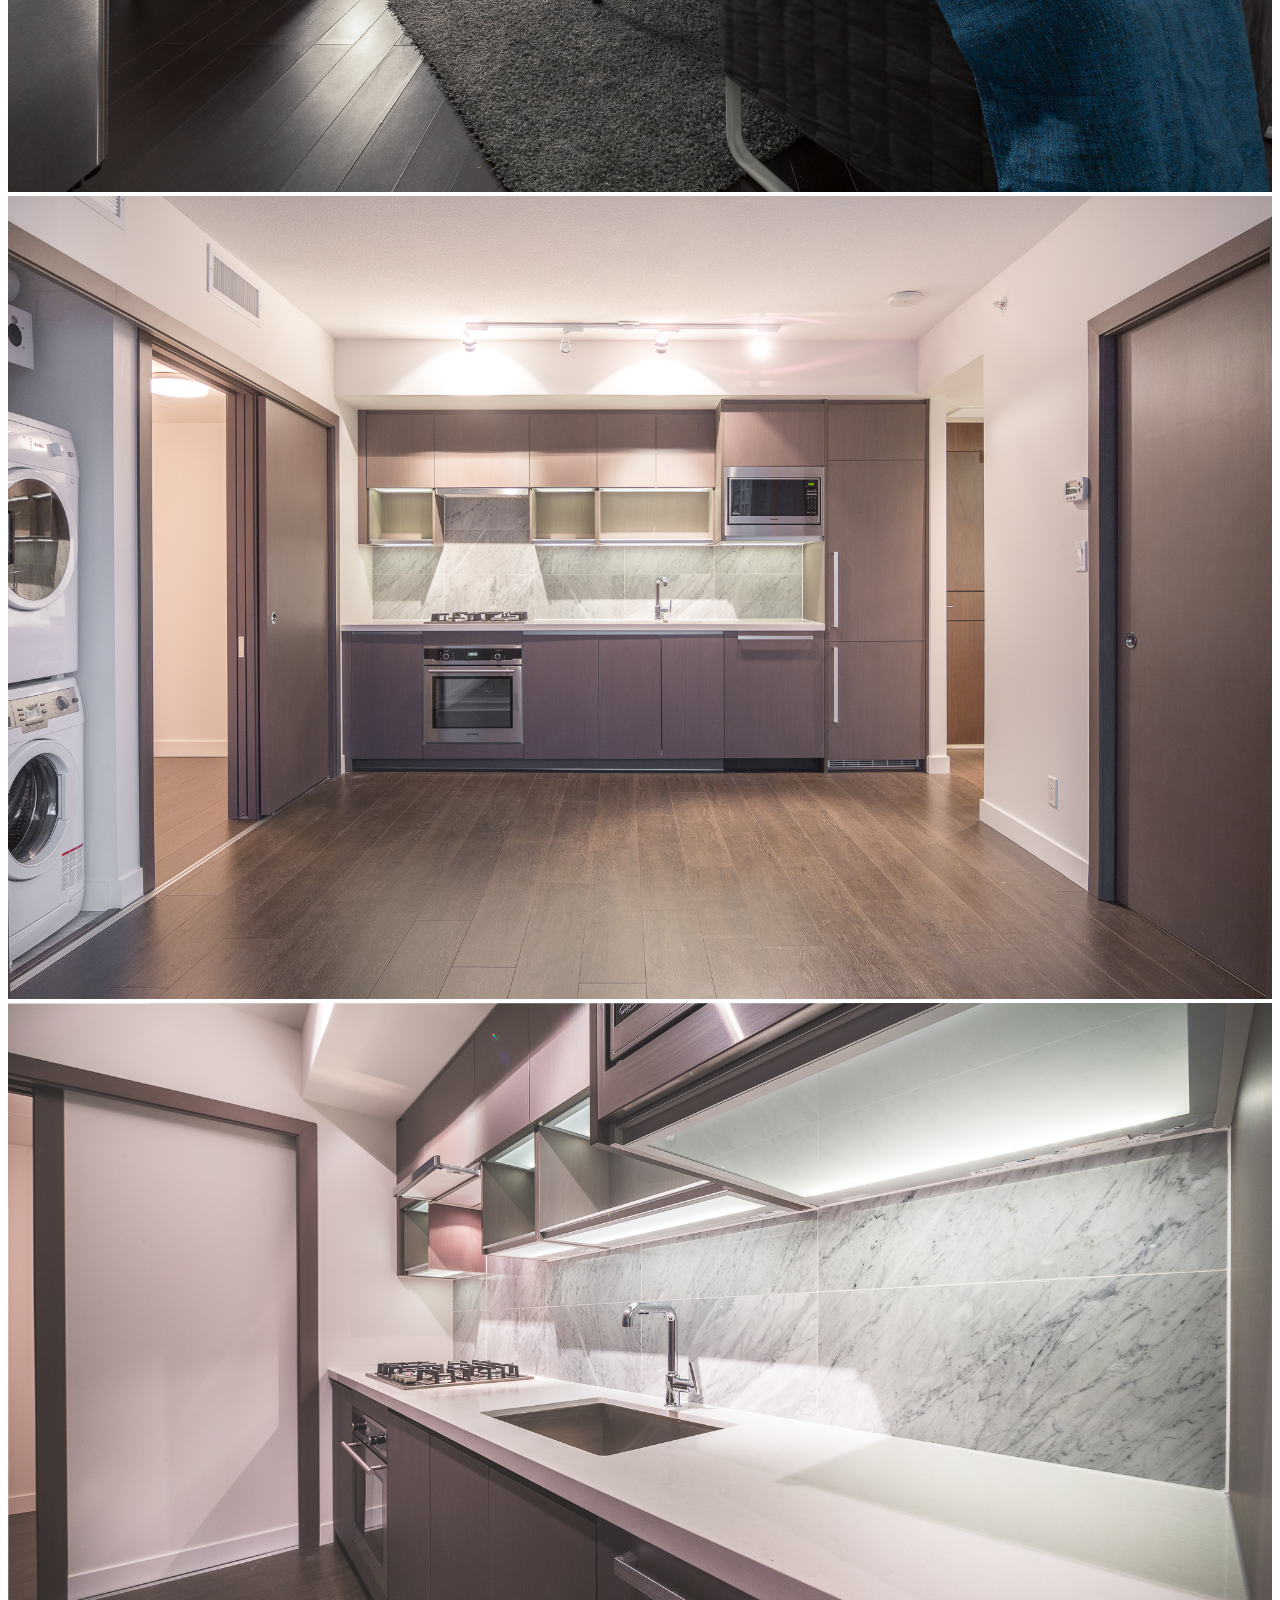
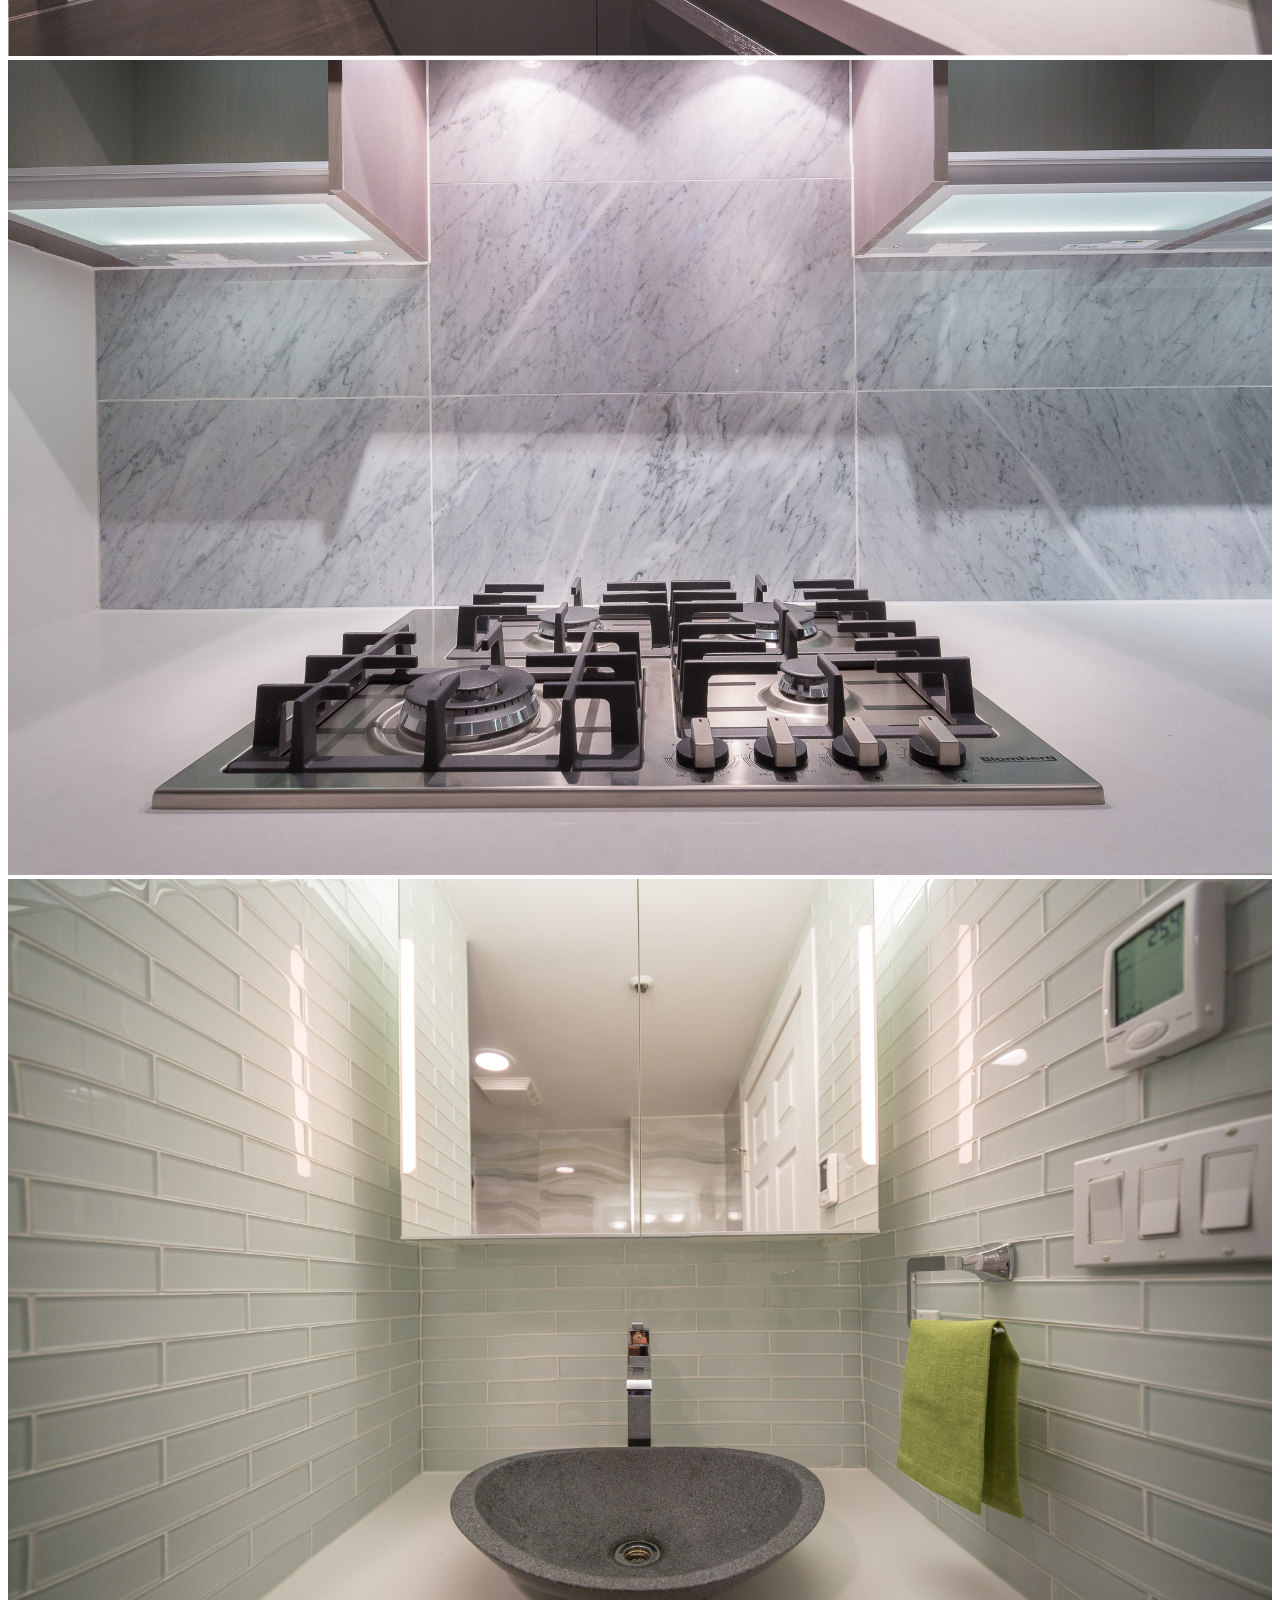
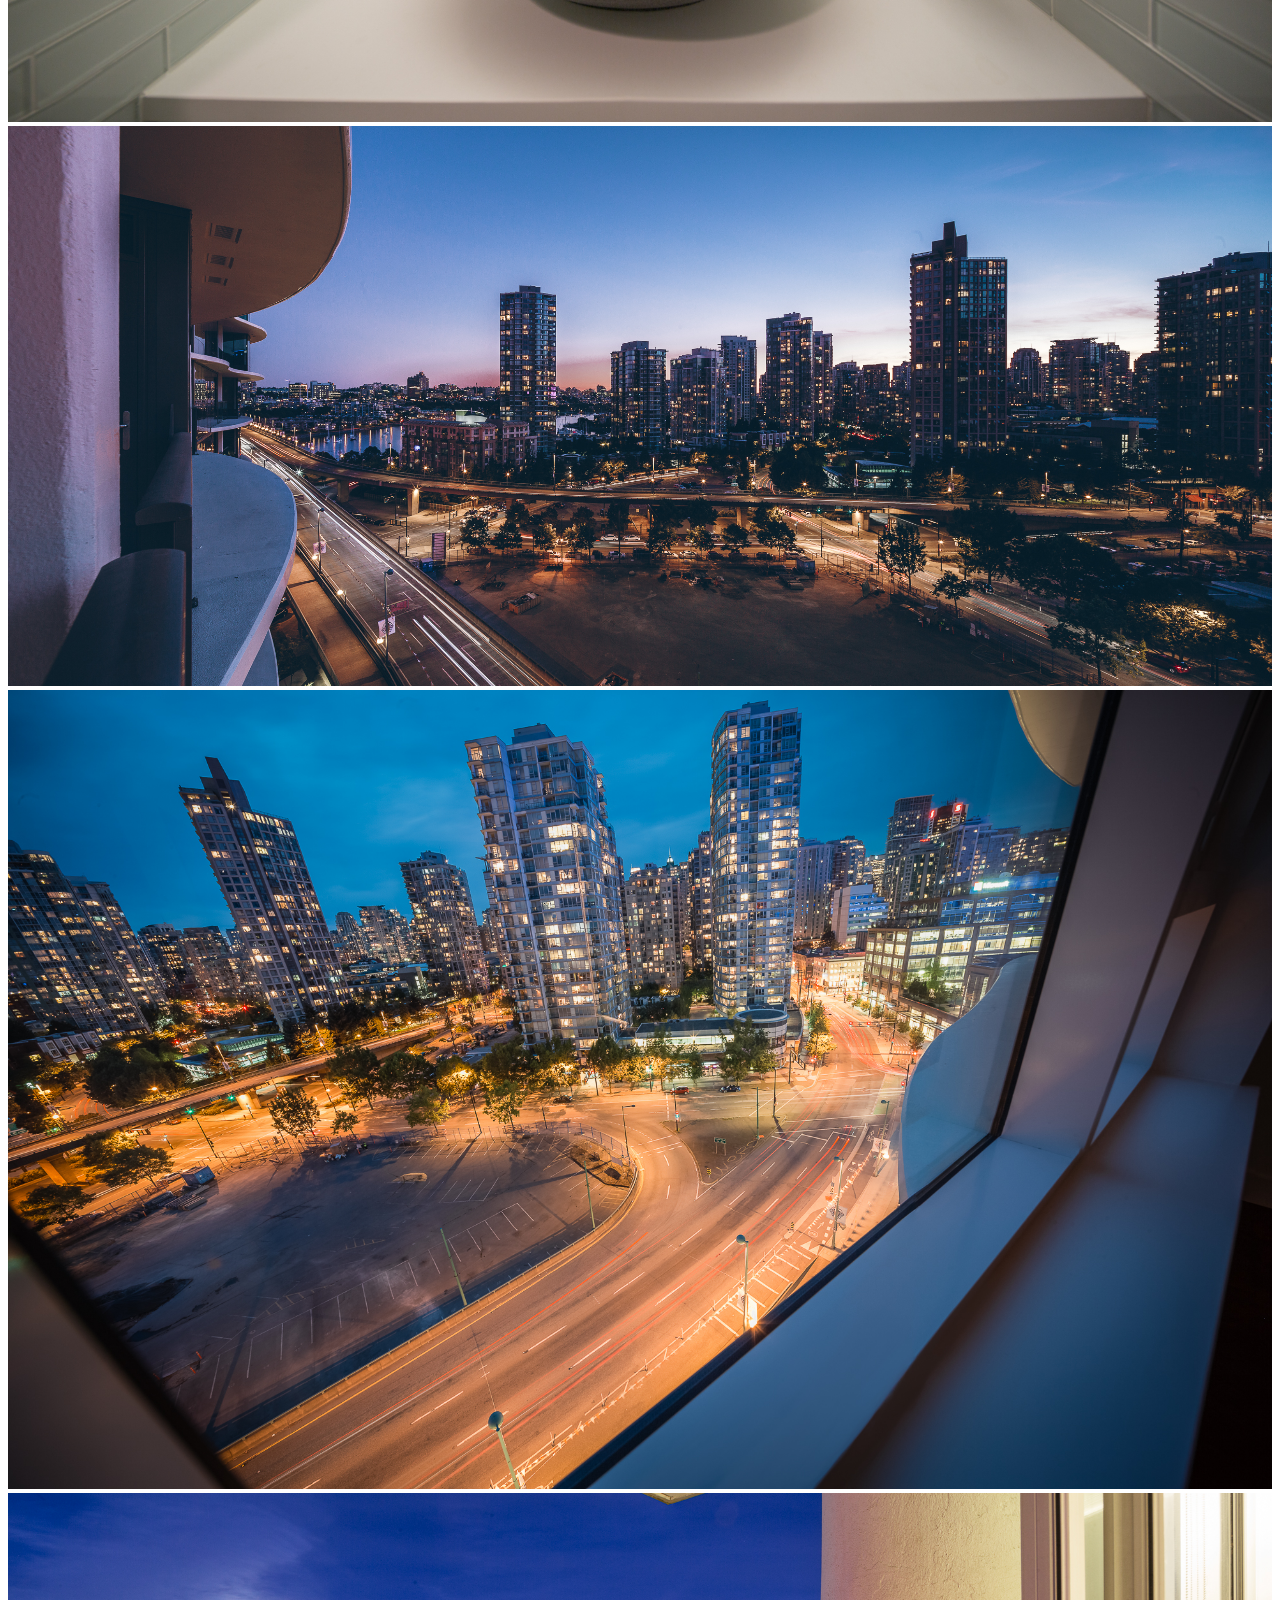
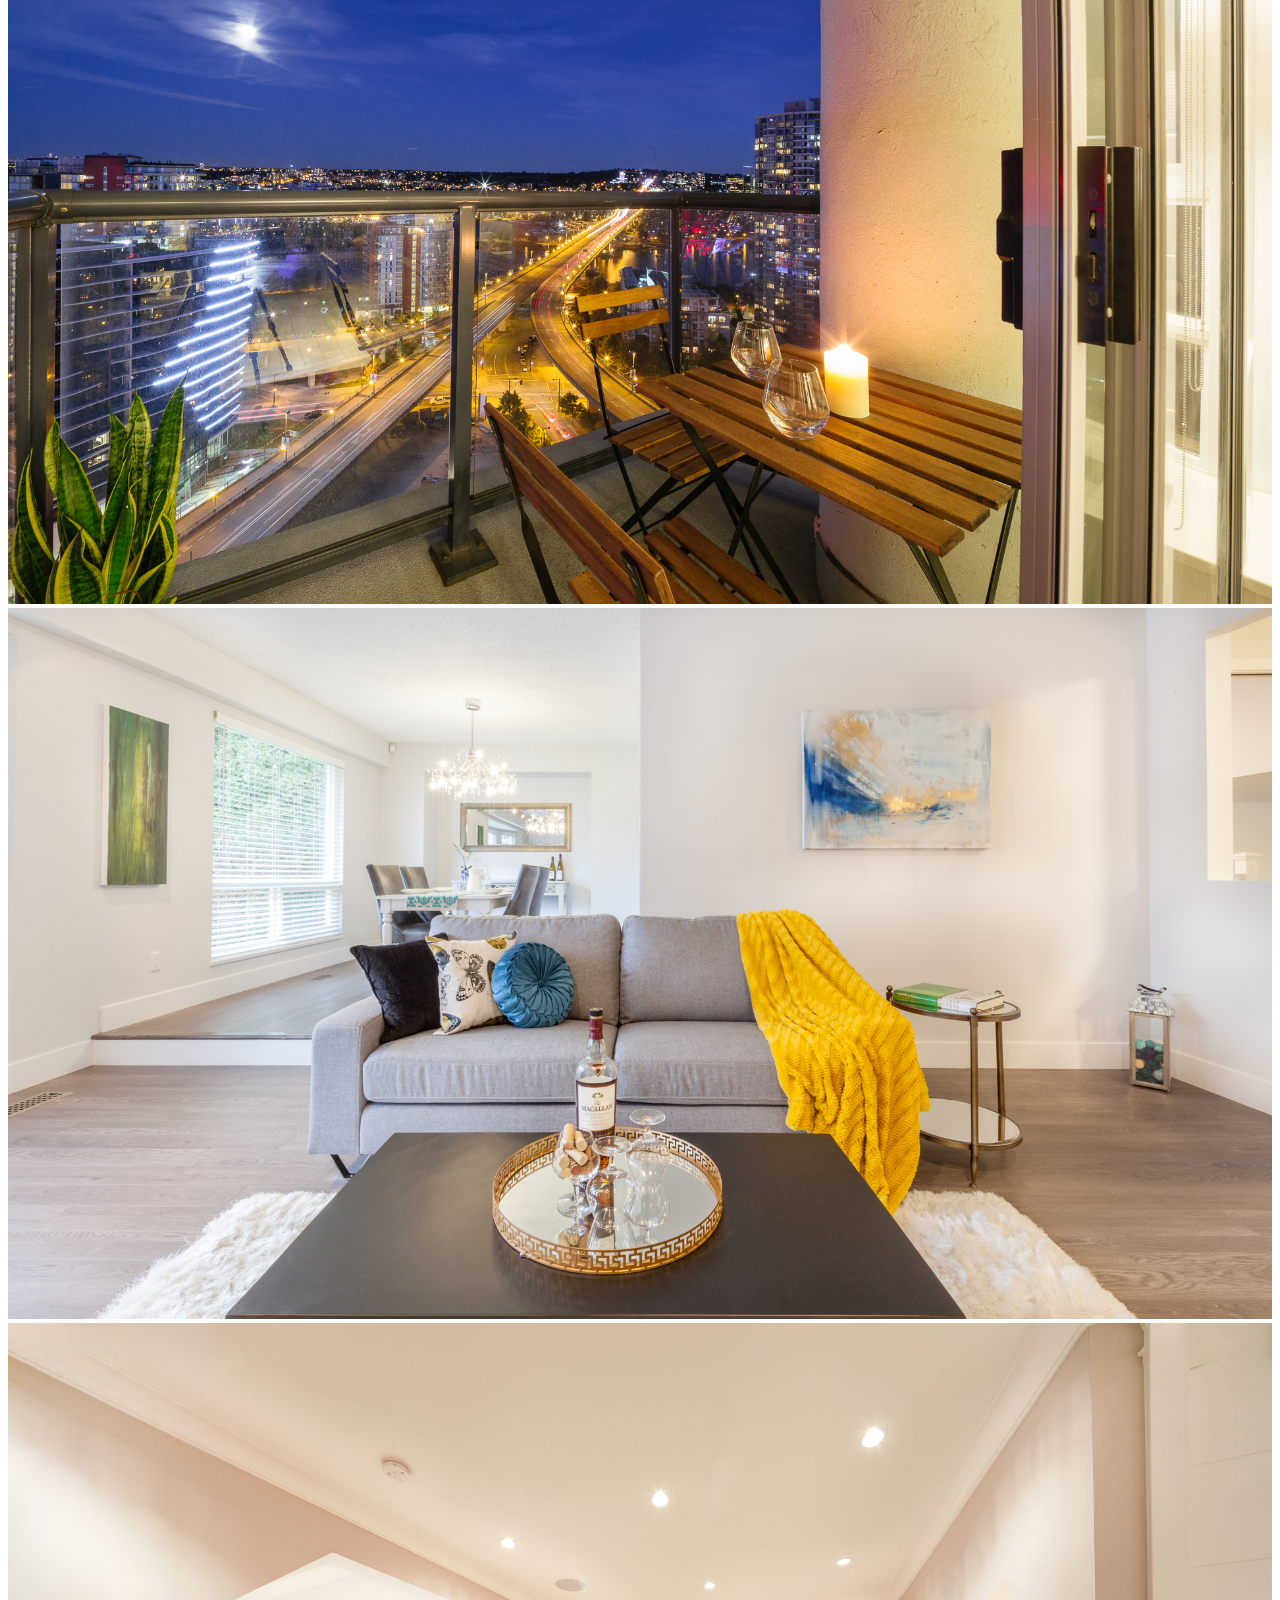
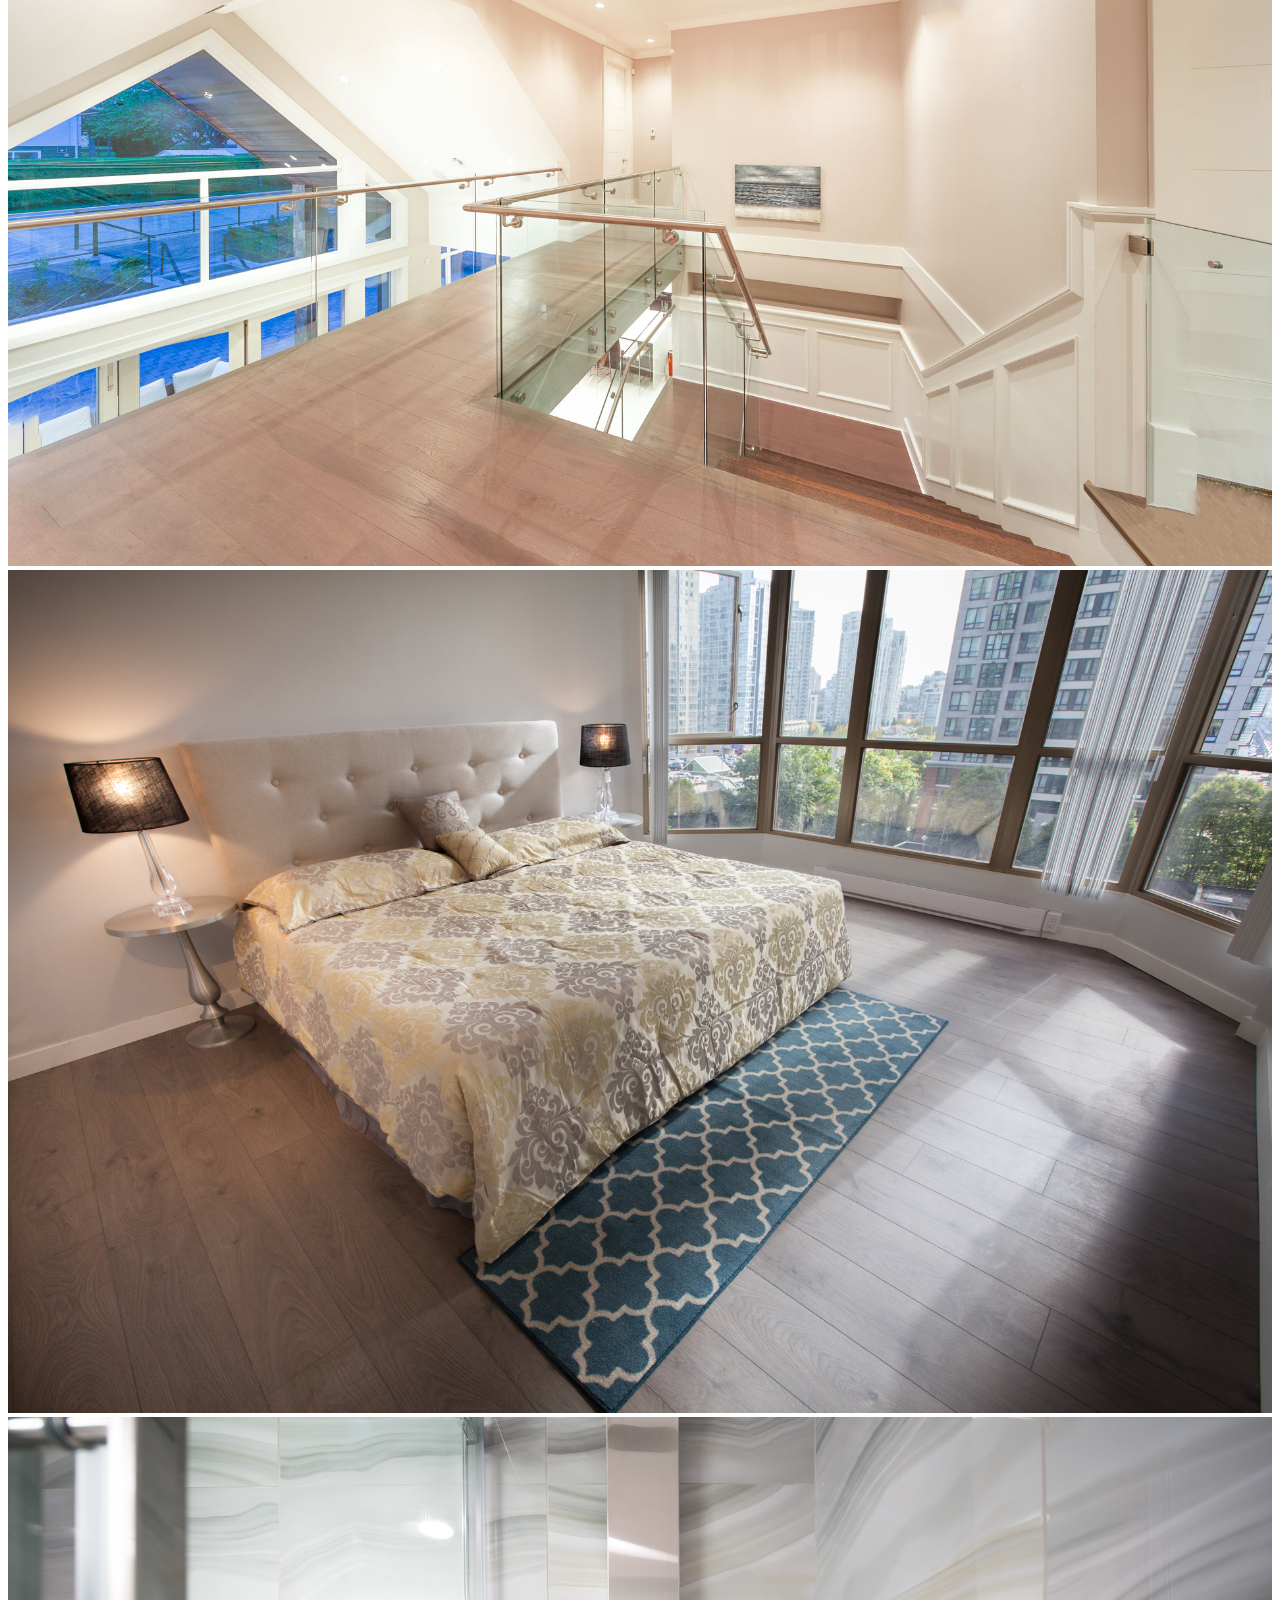
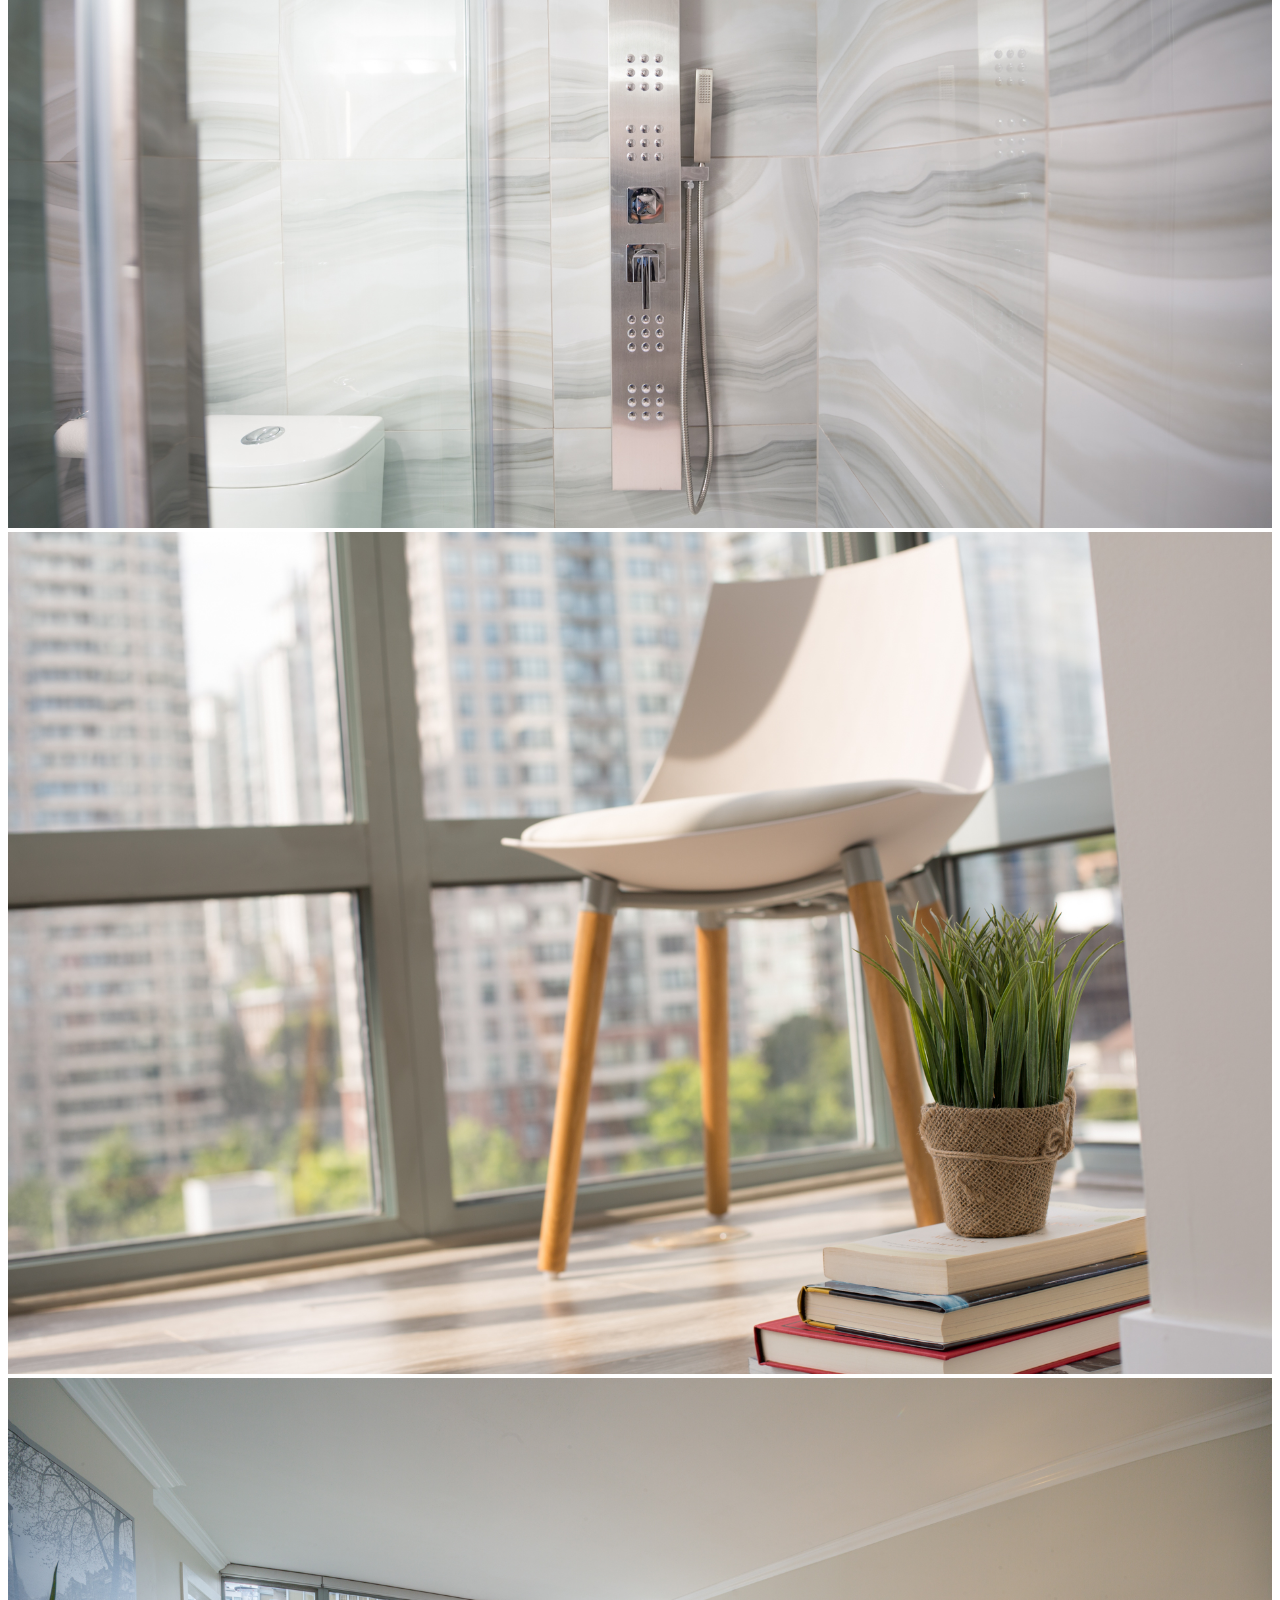
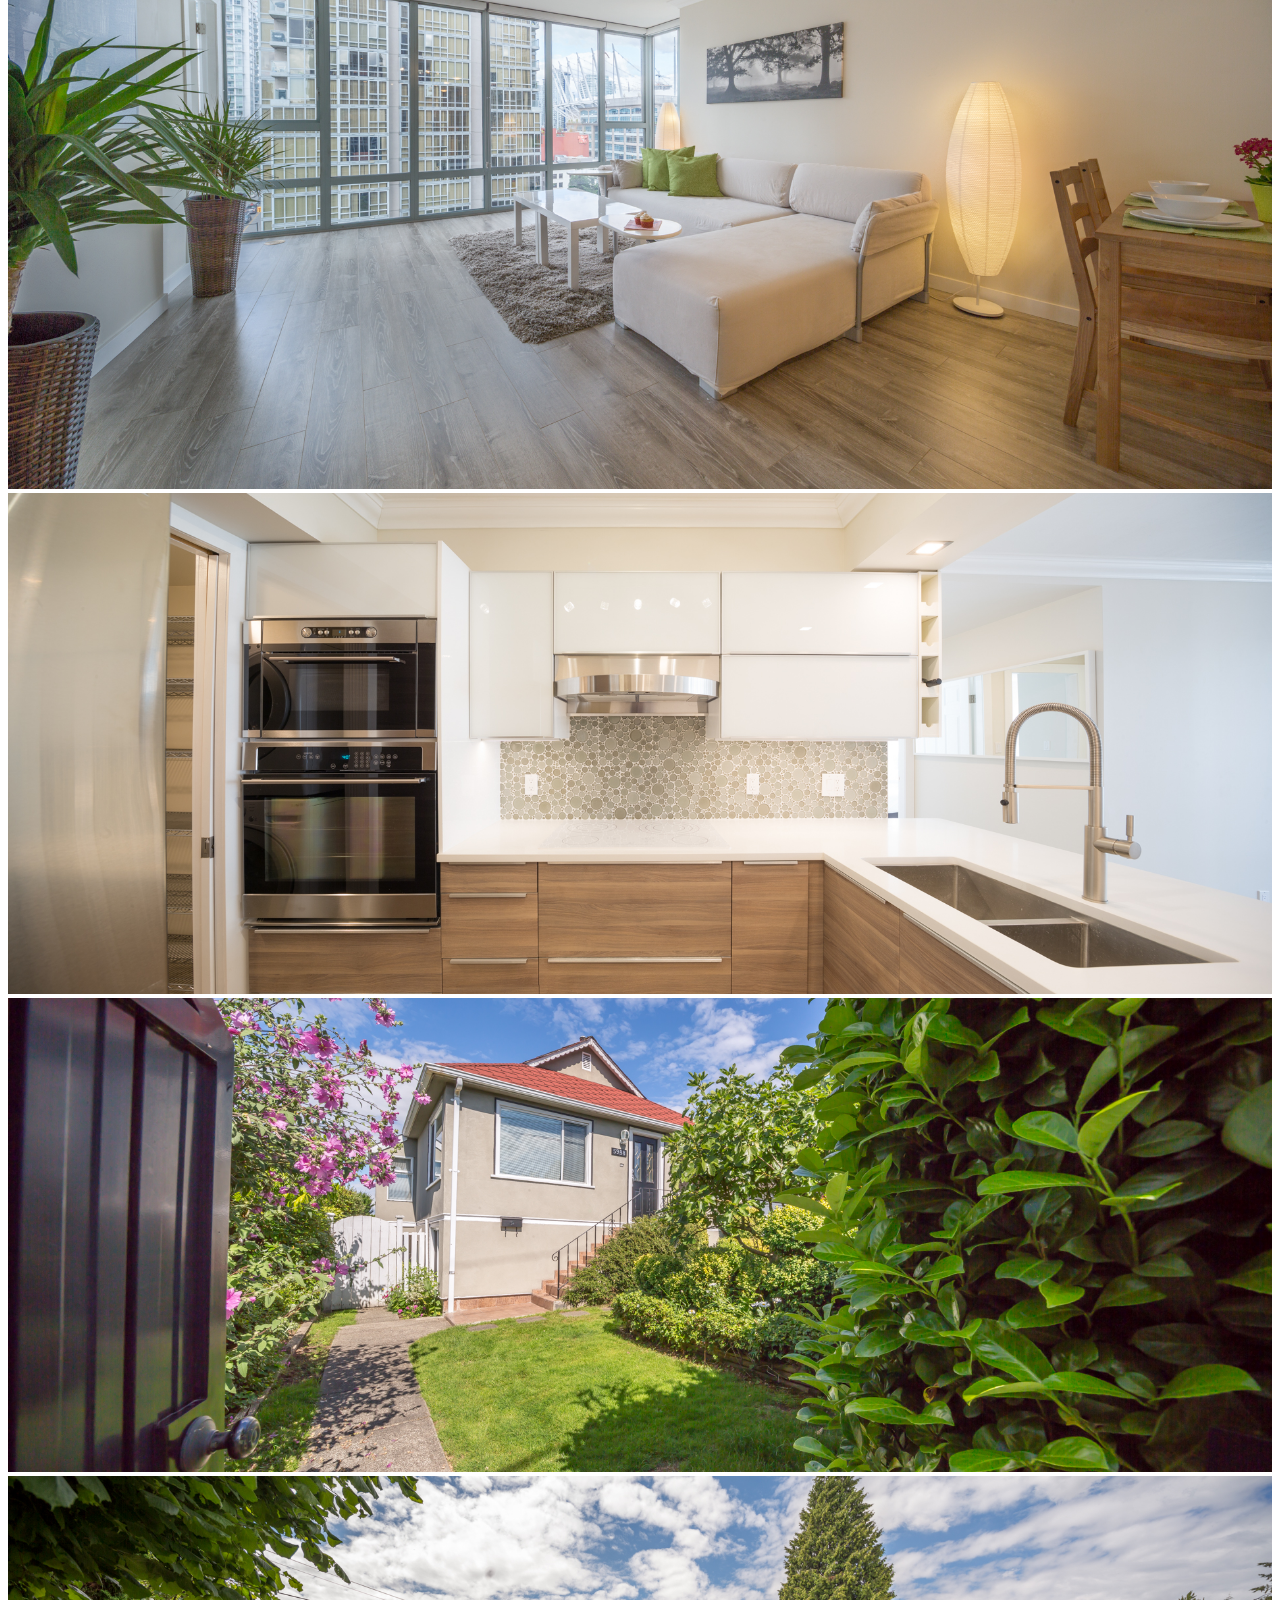
<file: portfolio/space.html>
<!DOCTYPE html>

<html>
    <head>
        <title>SUPAPICS - ROOM</title>
        <link rel="stylesheet" href="../style.css">
    </head>
    <body>
        <header>
            <a href="../index.html"><img id="logo" src="../images/logo.png" alt="logo"></a><br>
            
        </header>
        <nav>
            
            <ul>
                <li><a href="../index.html">Home</a></li>
                <li><a href="../portfolio.html">Portfolio</a></li>
                <li><a href="../blog.html">Blog</a></li>
                <li><a href="../store.html">Store</a></li>
                <li><a href="../contact.html">Contact Me</a></li>
            </ul>
        </nav>
    
        <h2 id="title" class="top">Roomy</h2>
        <div id="contentIMG">
            <img src="../images/space1.jpg" alt="space1">
            <img src="../images/space2.jpg" alt="space2">
            <img src="../images/space3.jpg" alt="space3">
            <img src="../images/space4.jpg" alt="space4">
            <img src="../images/space5.jpg" alt="space5">
            <img src="../images/space6.jpg" alt="space6">
            <img src="../images/space7.jpg" alt="space7">
            <img src="../images/space8.jpg" alt="space8">
            <img src="../images/space9.jpg" alt="space9">
            <img src="../images/space10.jpg" alt="space10">
            <img src="../images/space11.jpg" alt="space11">
            <img src="../images/space12.jpg" alt="space12">
            <img src="../images/space13.jpg" alt="space13">
            <img src="../images/space14.jpg" alt="space14">
            <img src="../images/space15.jpg" alt="space15">
            <img src="../images/space16.jpg" alt="space16">
            <img src="../images/space17.jpg" alt="space17">
            <img src="../images/space18.jpg" alt="space18">
            <img src="../images/space19.jpg" alt="space19">
            <img src="../images/space20.jpg" alt="space20">
            <img src="../images/space21.jpg" alt="space21">
            <img src="../images/space22.jpg" alt="space22">
            <div class="center">
                <a href="#top">Back to Top</a>
                <br>
                <a href="animals.html">Next</a>
                <br>
                <a href="cars.html">Back</a>
            </div>
            <br><br><br><br>
            
        </div>
    </body>
    <footer><div id="copyright">
        Photos and Content &copy;Justin Law 2015<br>
        <a href="sitemap.html">Site Map</a>
        </div>
    </footer>
</html>
</file>
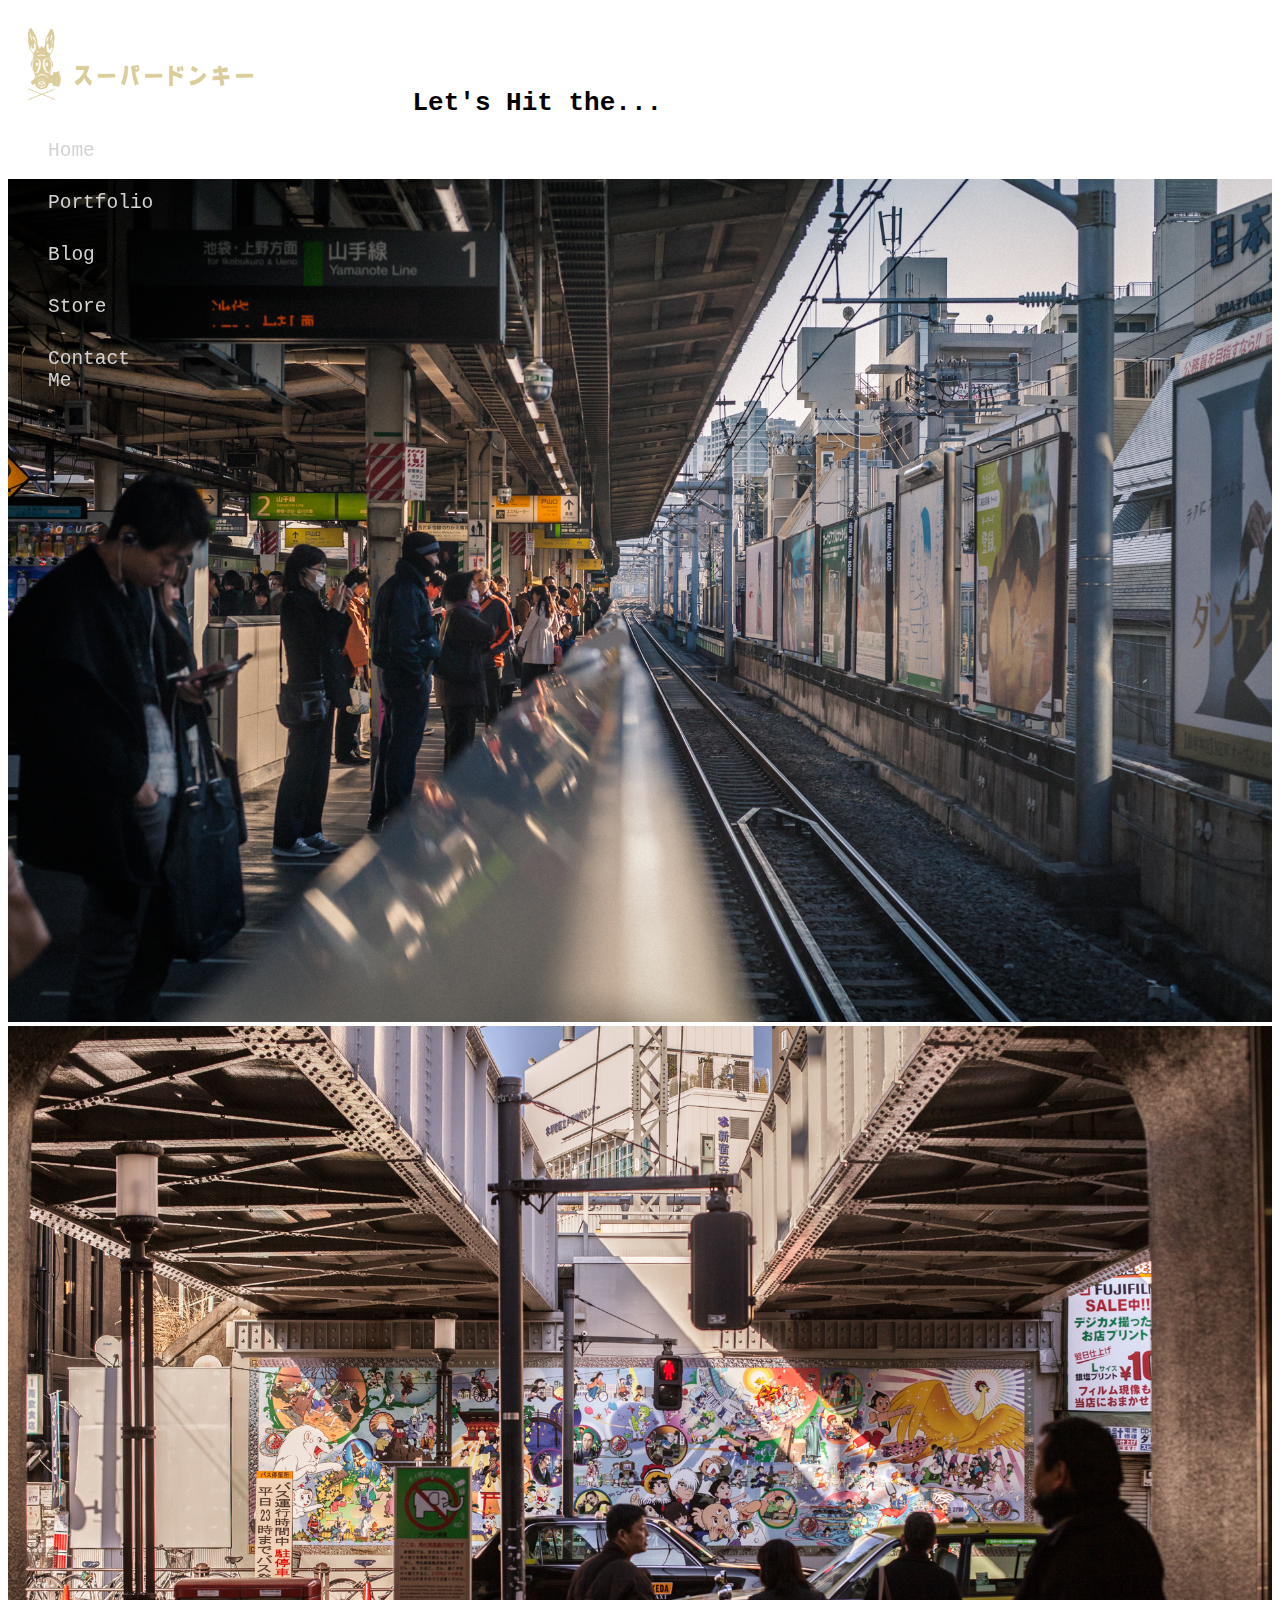
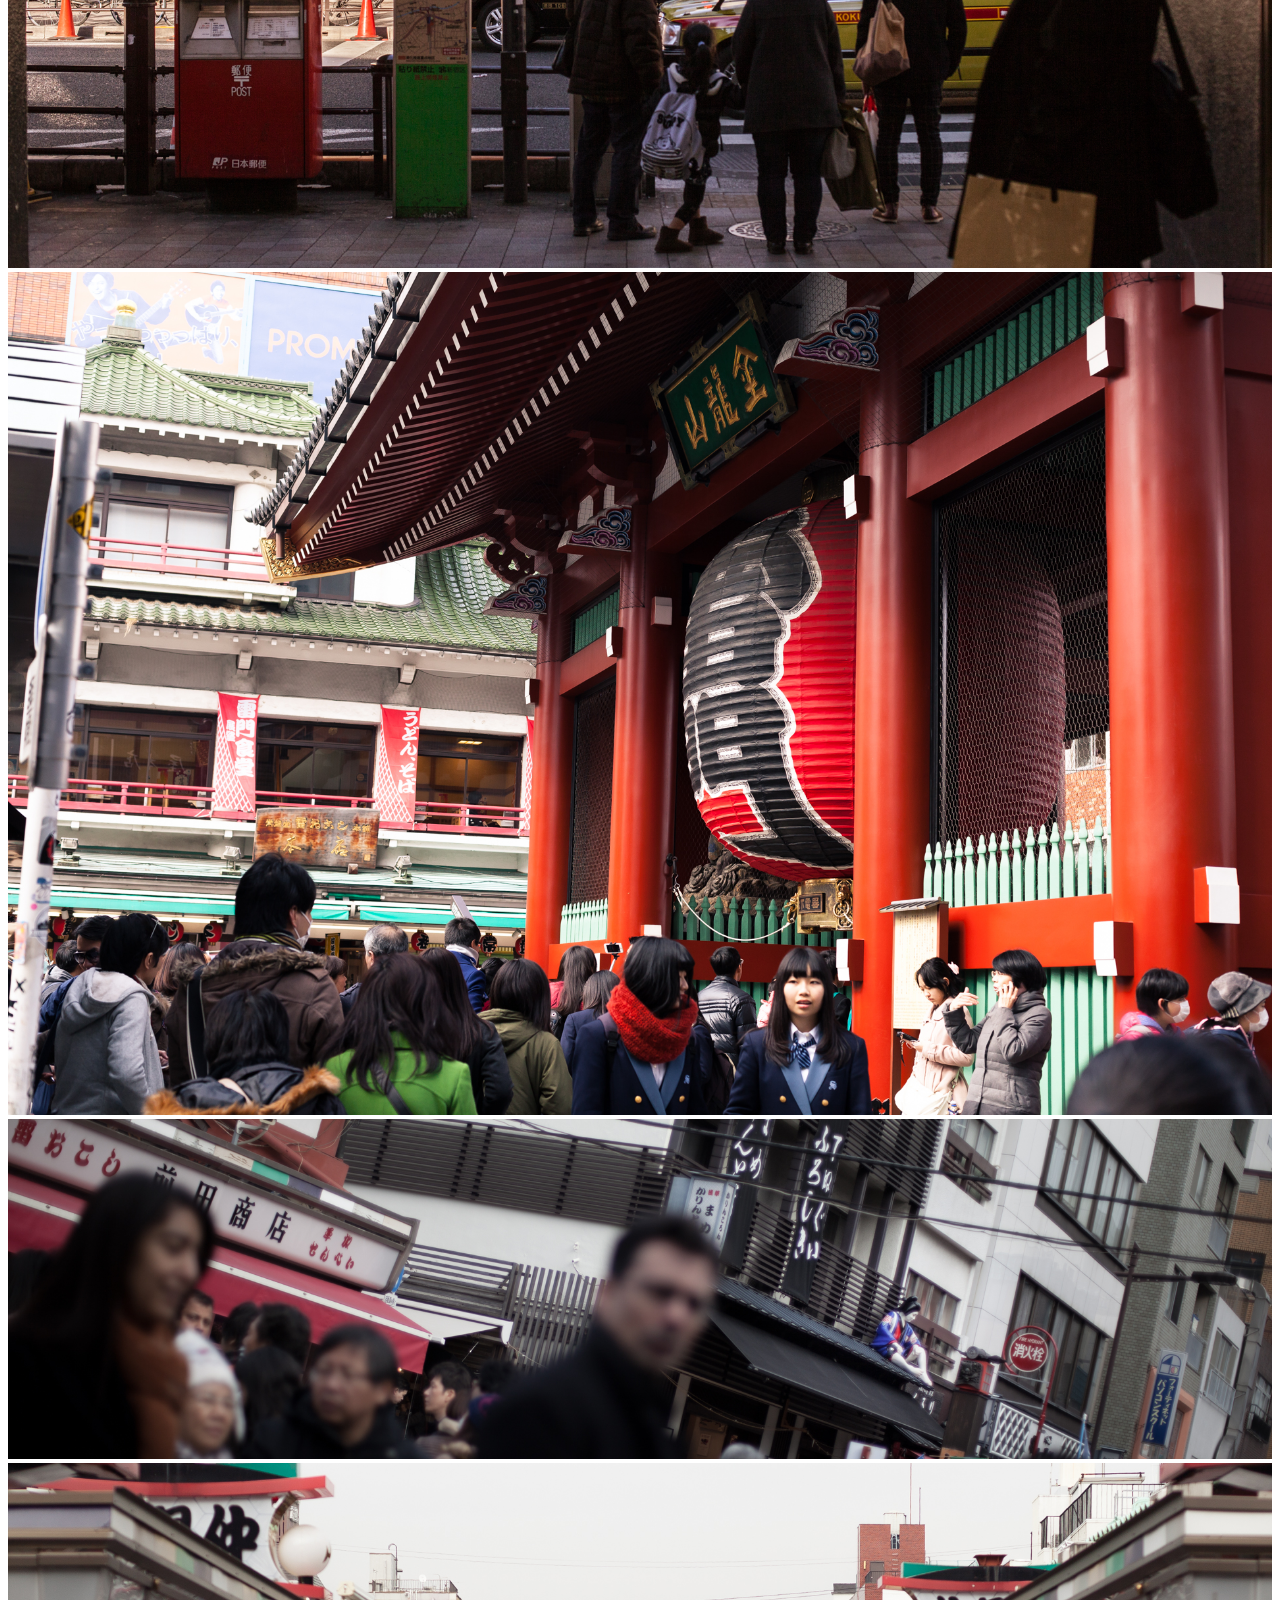
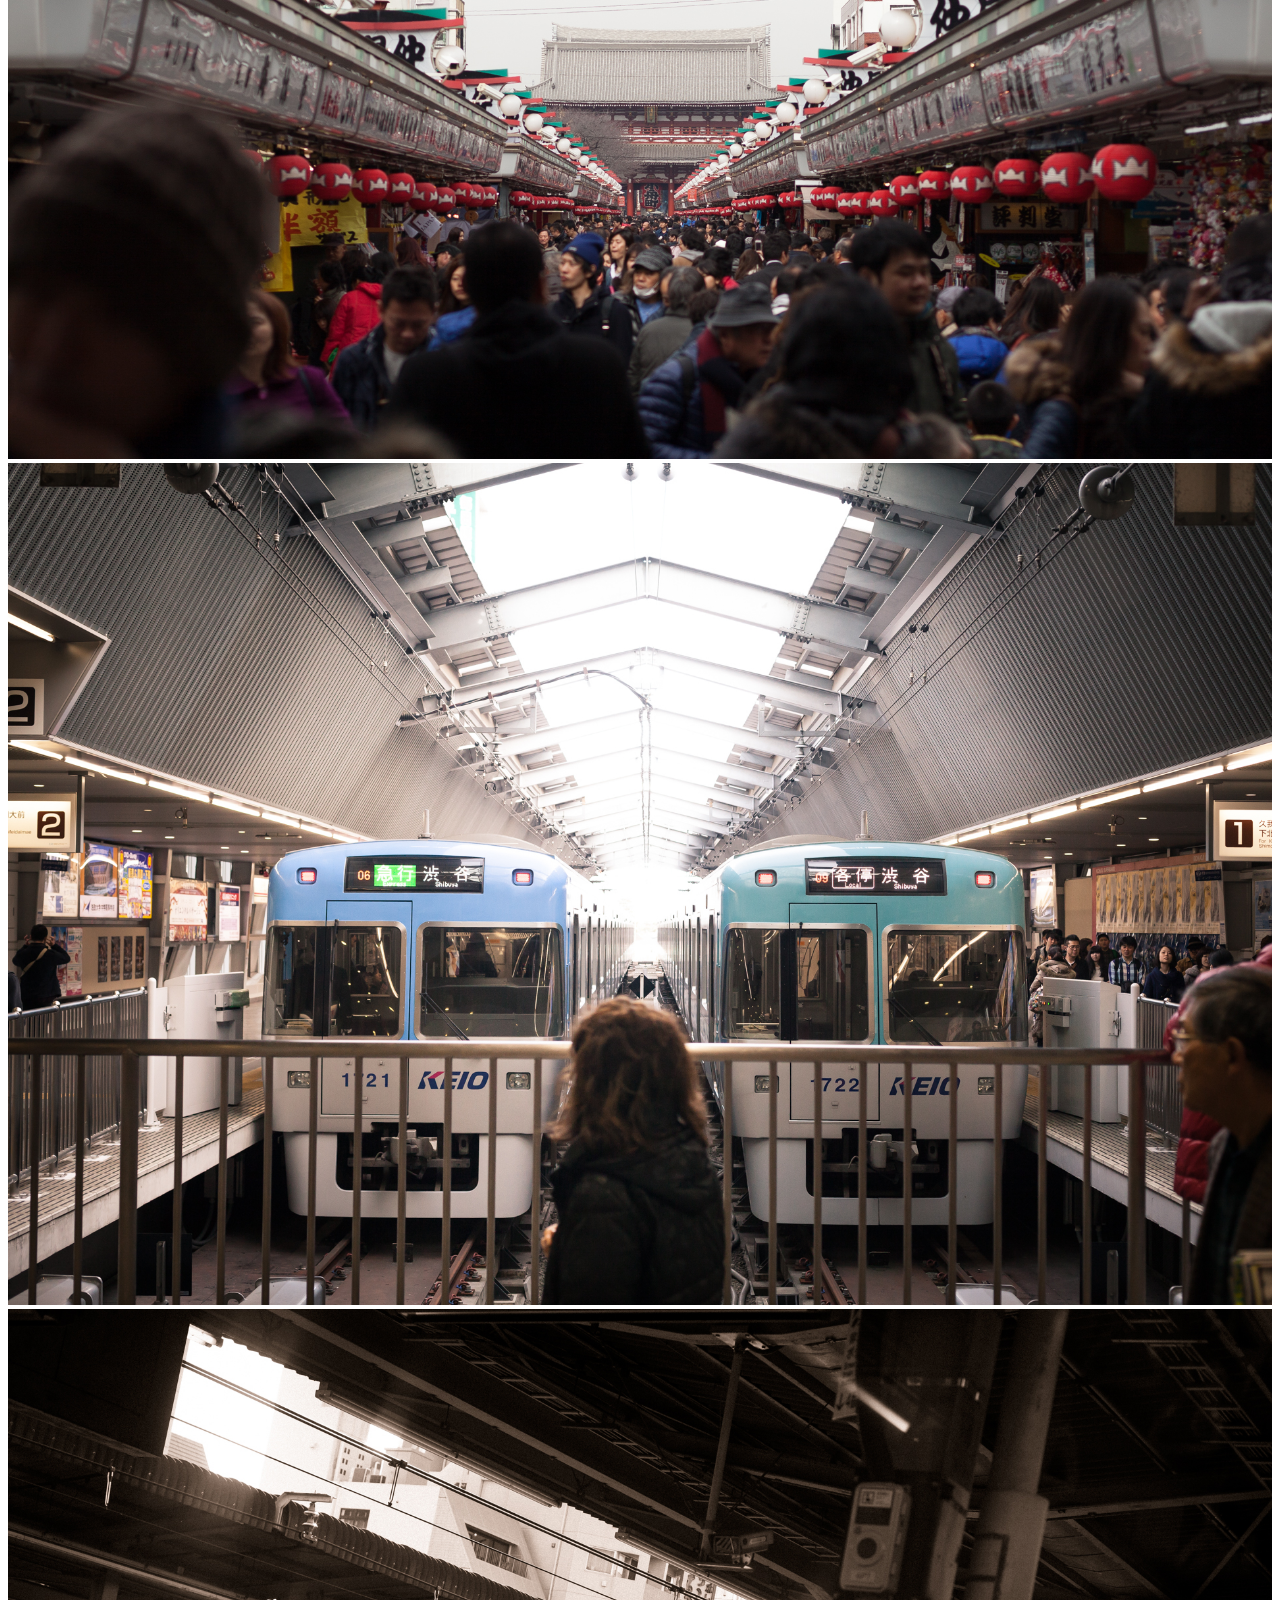
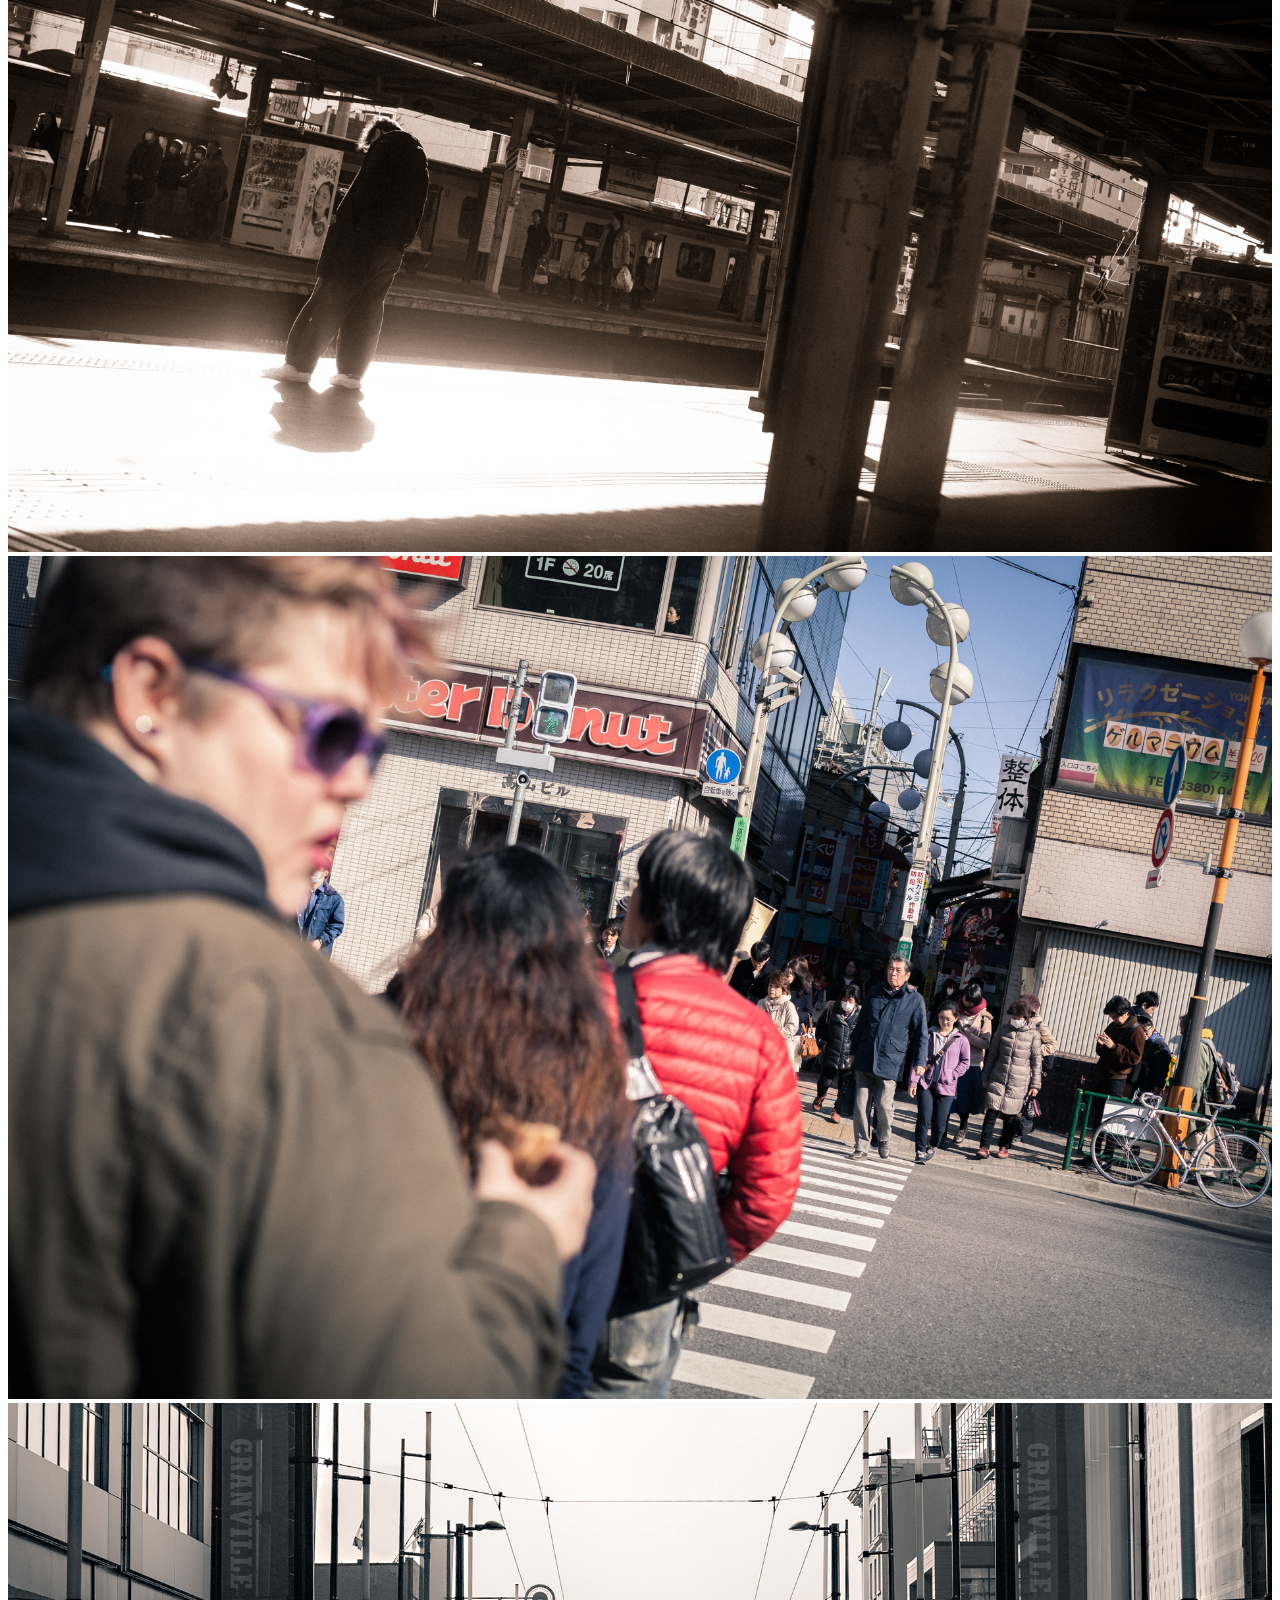
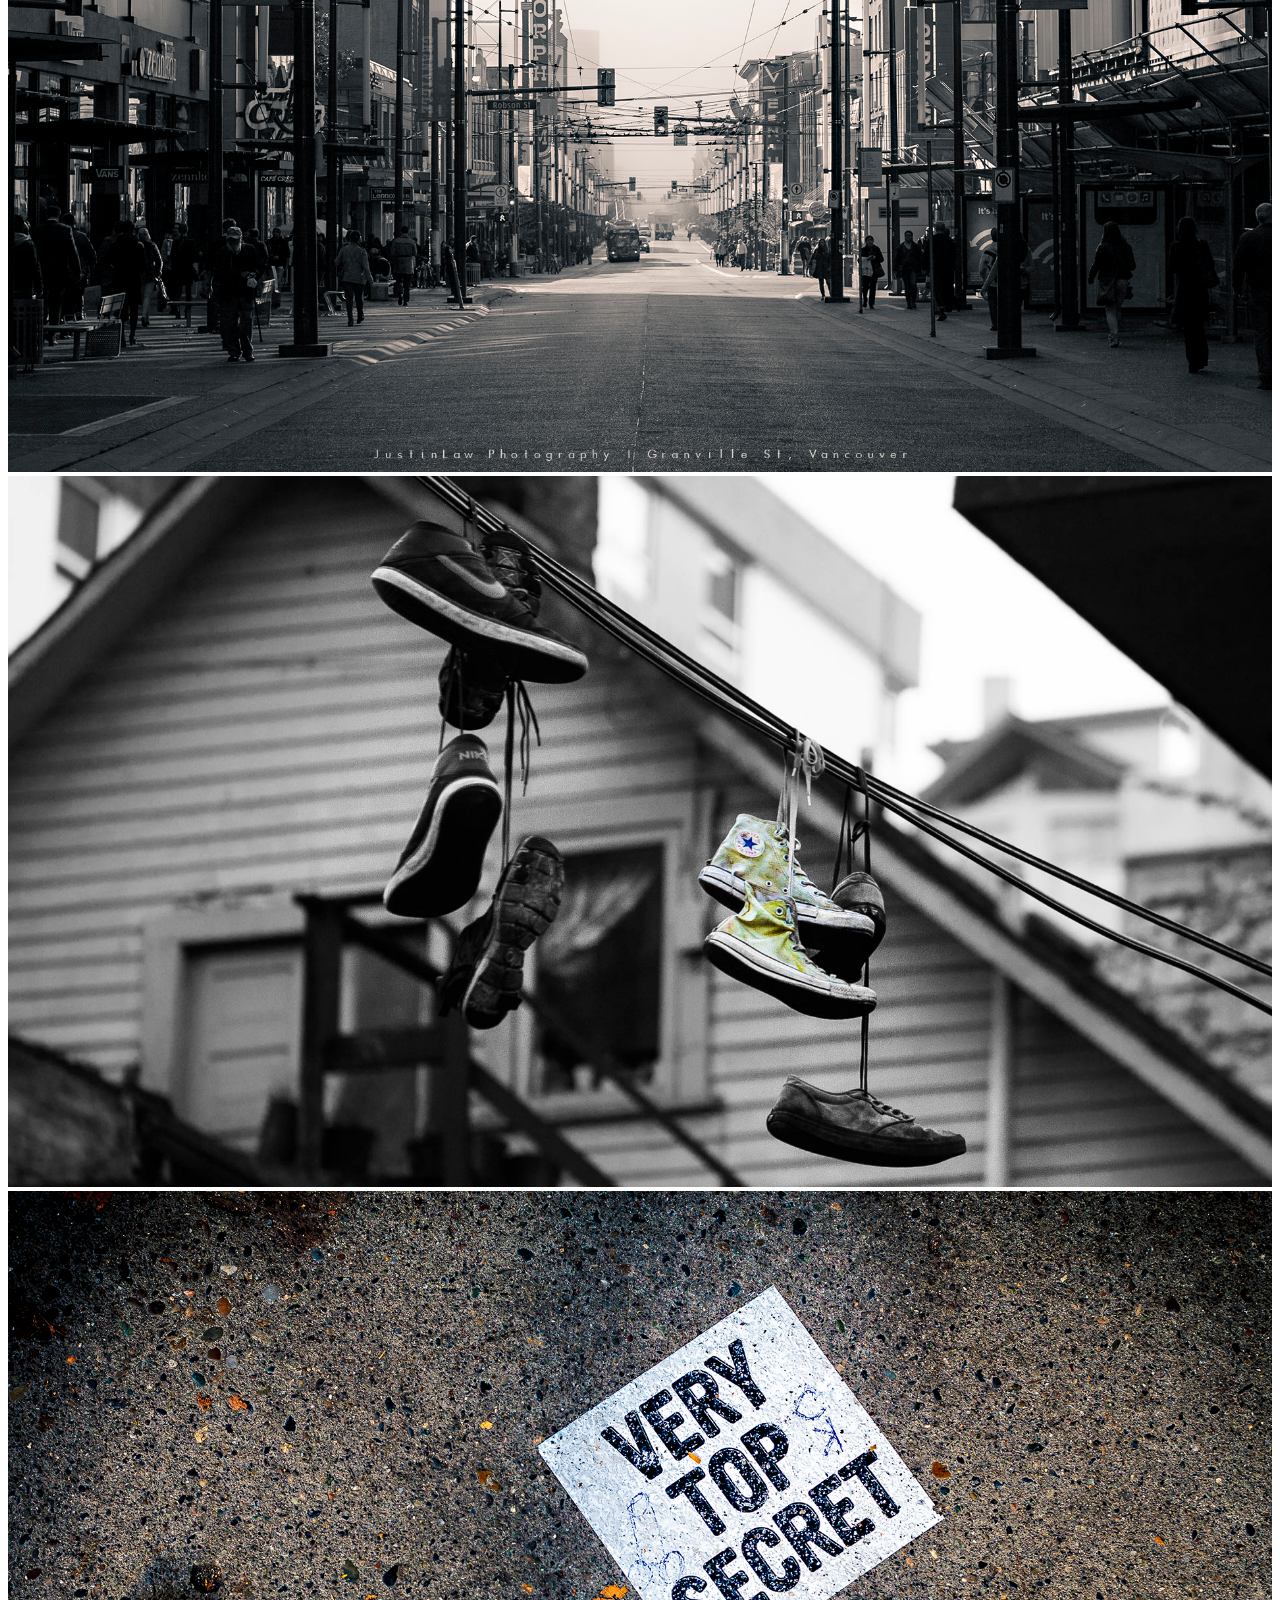
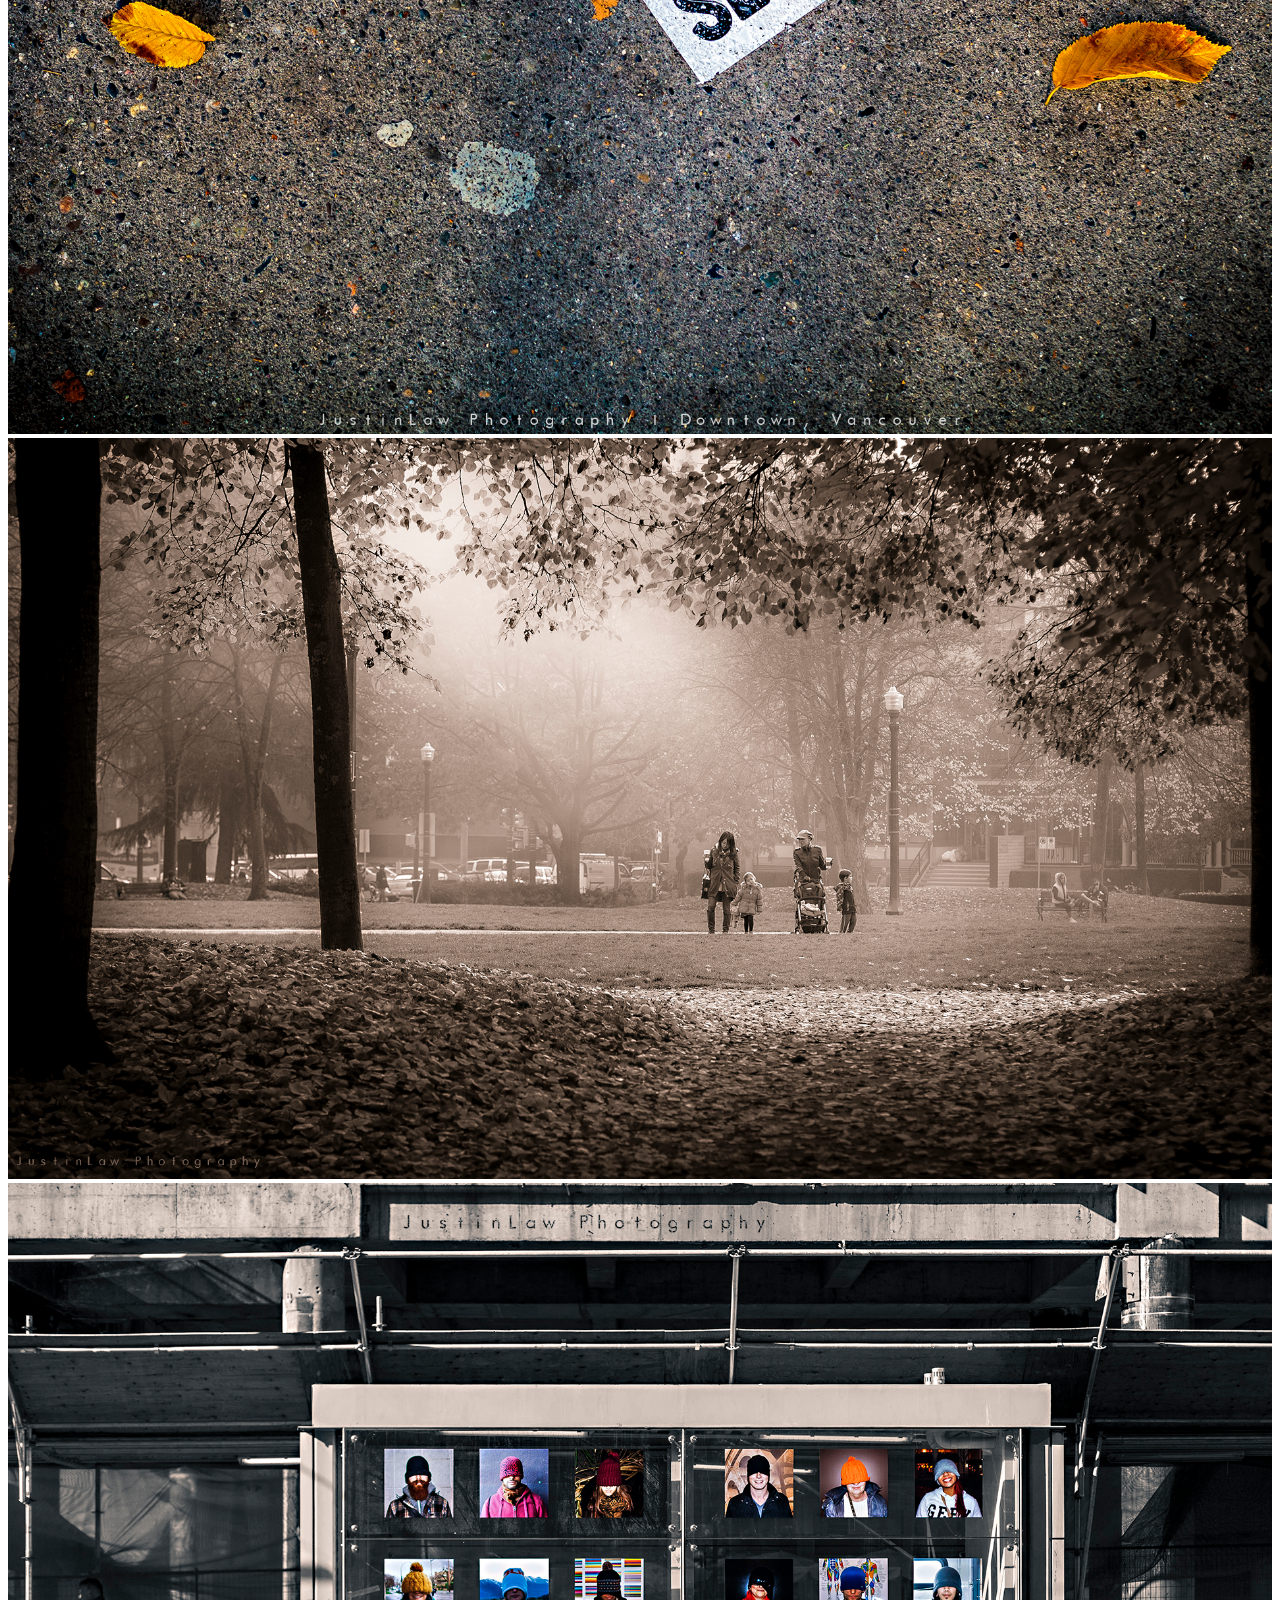
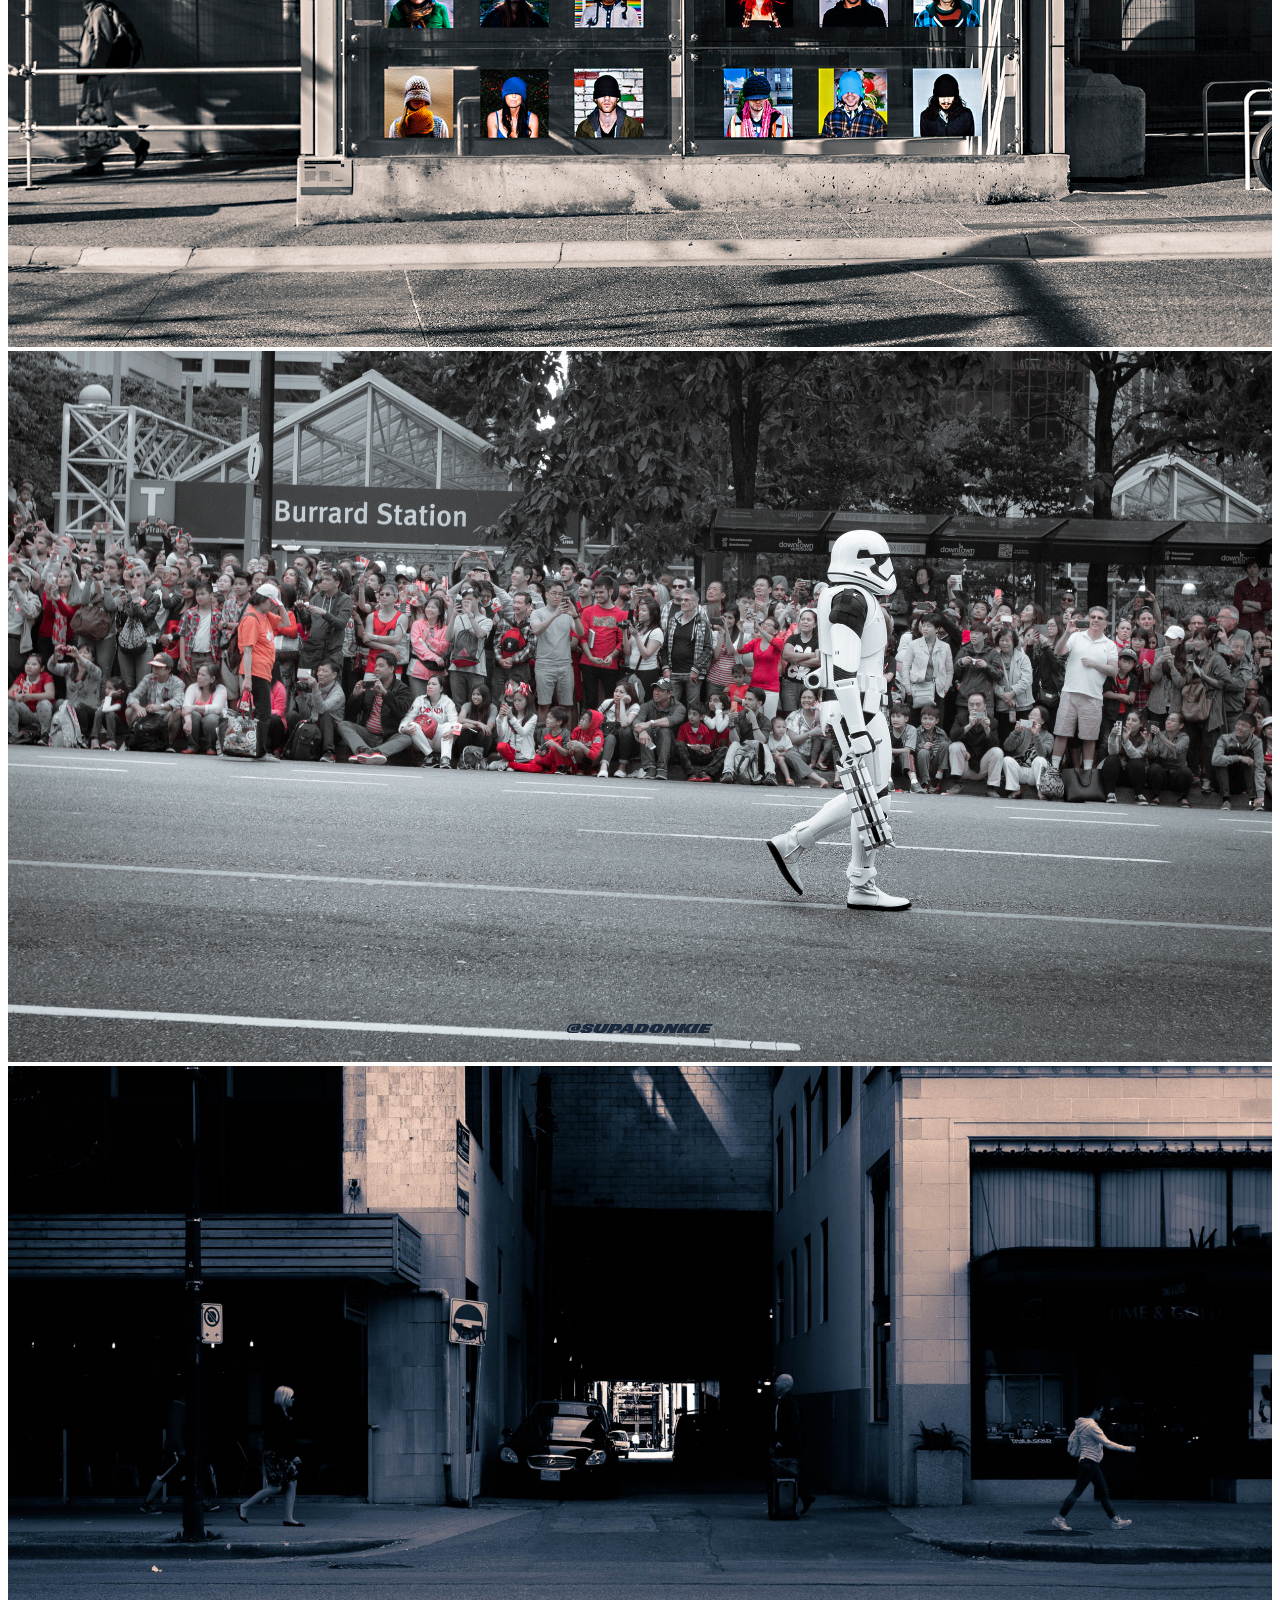
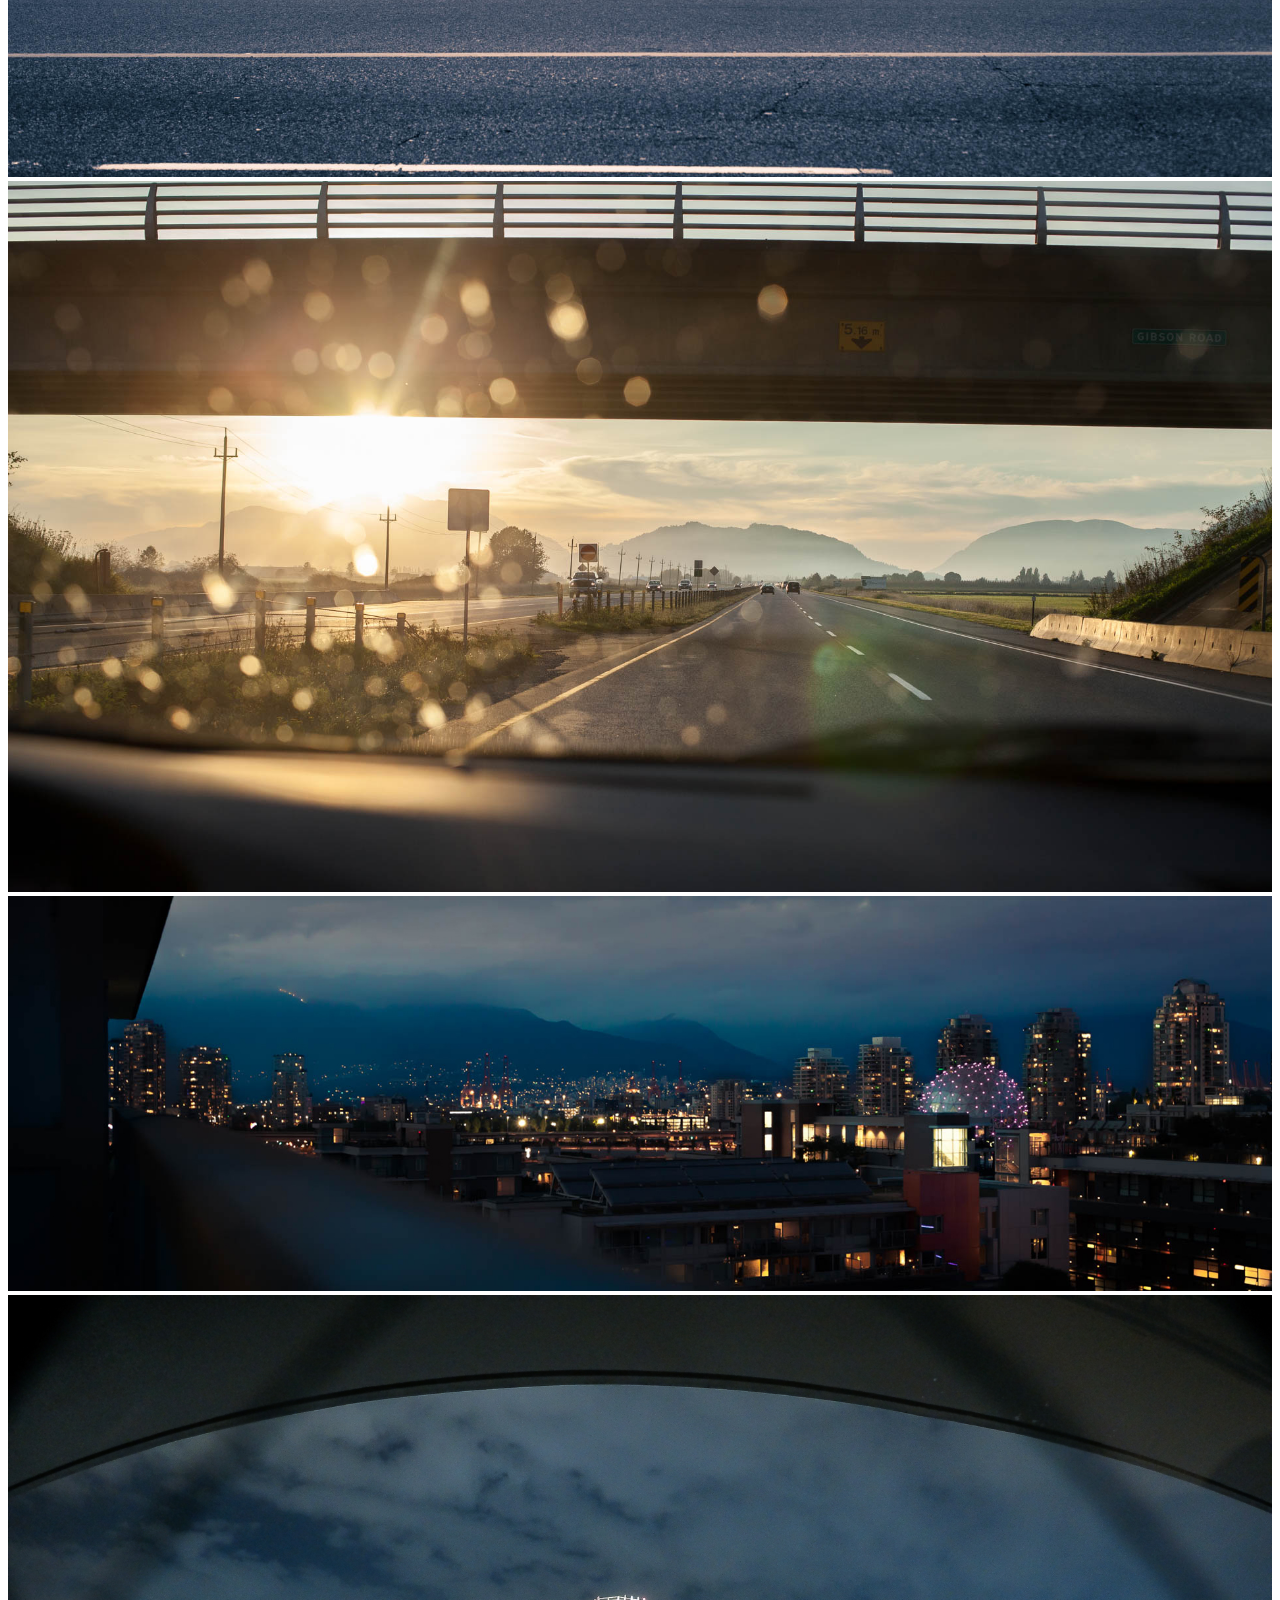
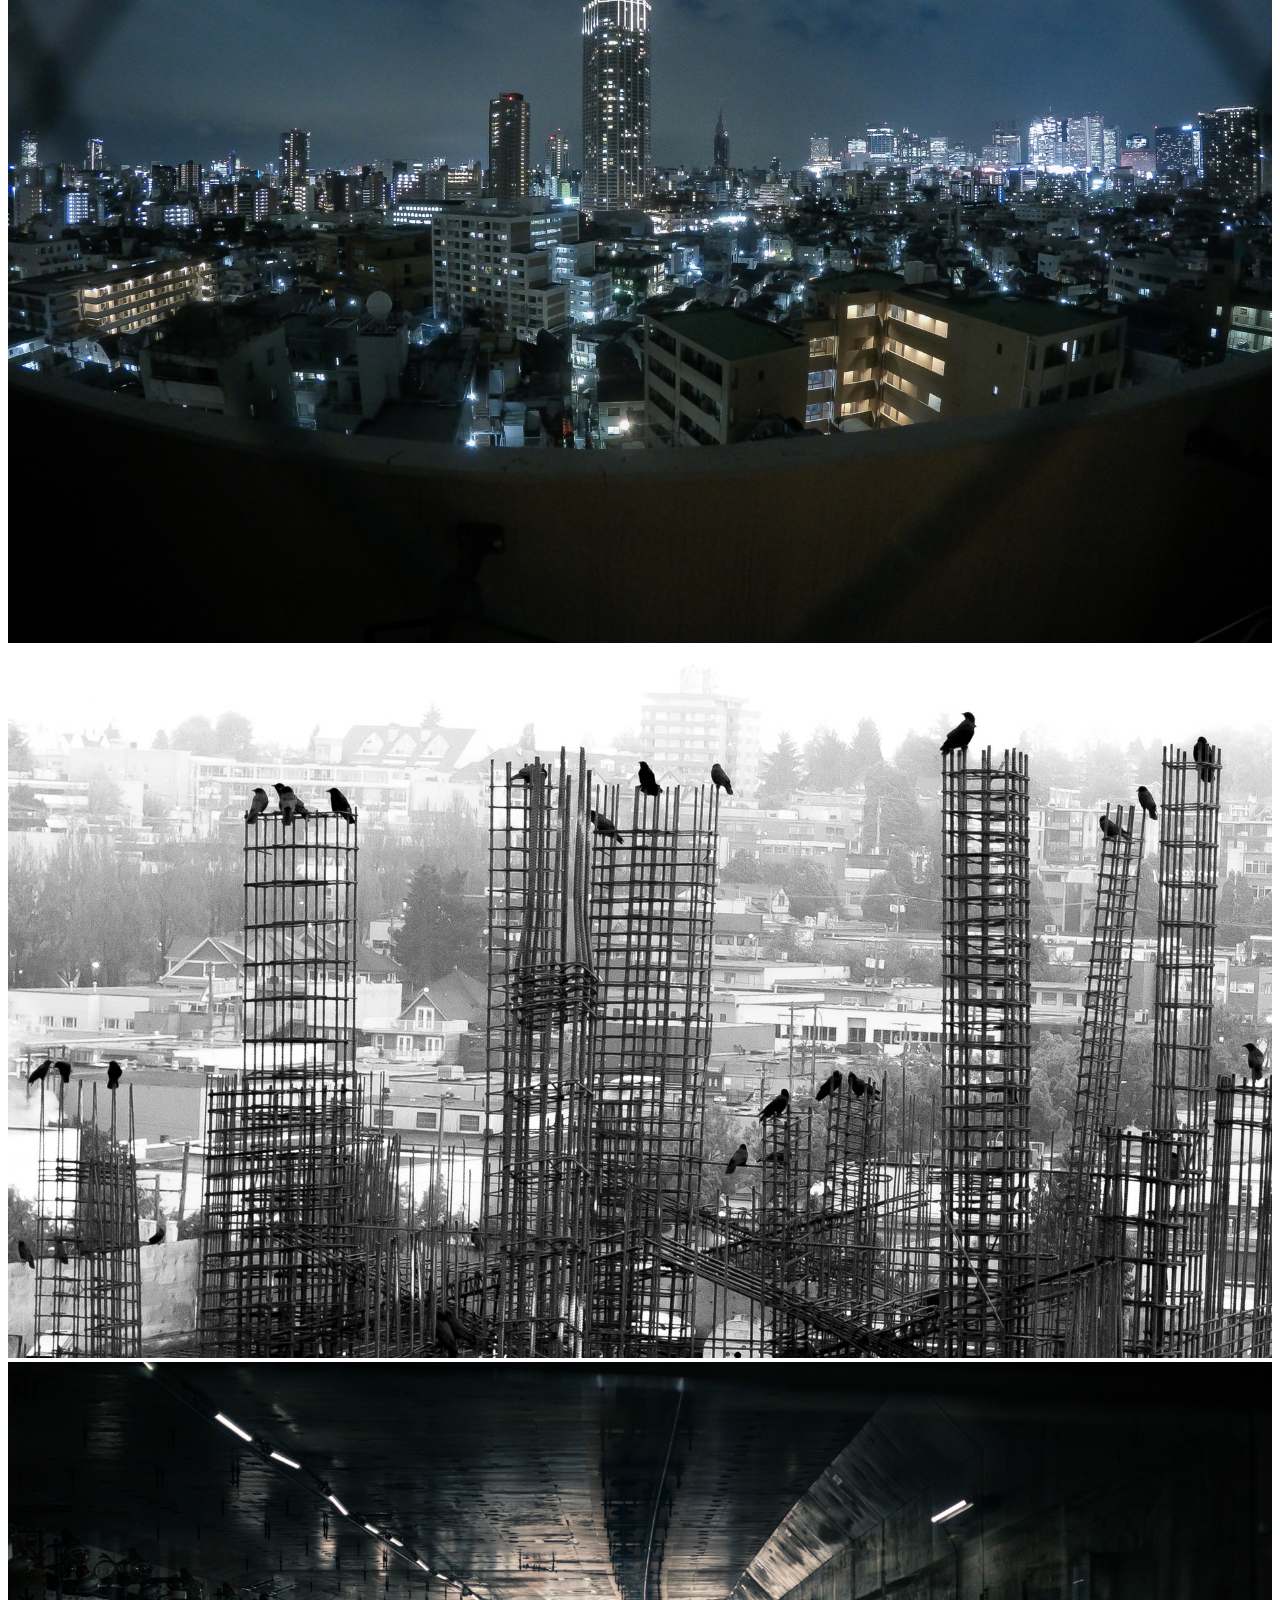
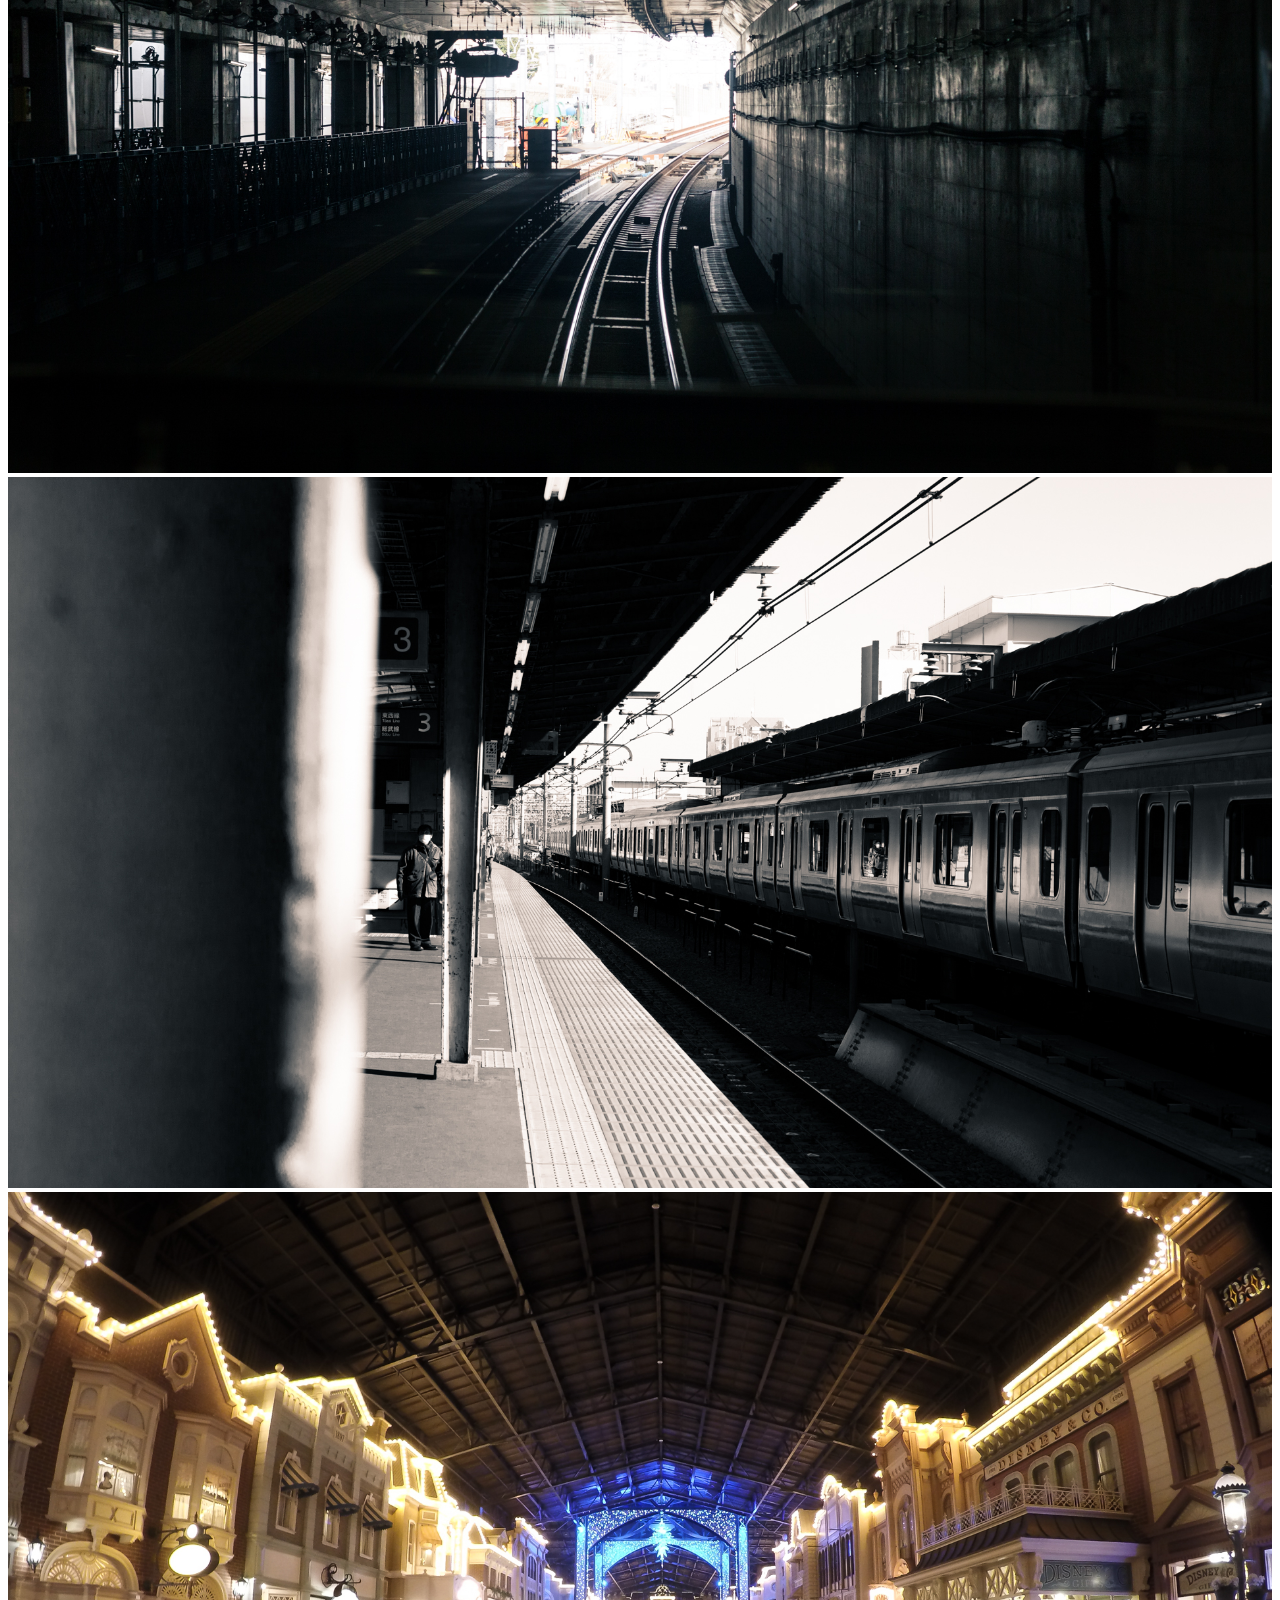
<file: portfolio/street.html>
<!DOCTYPE html>

<html>
    <head>
        <title>SUPAPICS - STREETS</title>
        <link rel="stylesheet" href="../style.css">
    </head>
    <body>
        <header>
            <a href="../index.html"><img id="logo" src="../images/logo.png" alt="logo"></a><br>
            
        </header>
        <nav>
            
            <ul>
                <li><a href="../index.html">Home</a></li>
                <li><a href="../portfolio.html">Portfolio</a></li>
                <li><a href="../blog.html">Blog</a></li>
                <li><a href="../store.html">Store</a></li>
                <li><a href="../contact.html">Contact Me</a></li>
            </ul>
        </nav>
    
        <h2 id="title" class="top">Let's Hit the...</h2>
        <div id="contentIMG">
            <img src="../images/street1.jpg" alt="street1">
            <img src="../images/street2.jpg" alt="street2">
            <img src="../images/street3.jpg" alt="street3">
            <img src="../images/street4.jpg" alt="street4">
            <img src="../images/street5.jpg" alt="street5">
            <img src="../images/street6.jpg" alt="street6">
            <img src="../images/street7.jpg" alt="street7">
            <img src="../images/street8.jpg" alt="street8">
            <img src="../images/street9.jpg" alt="street9">
            <img src="../images/street10.jpg" alt="street10">
            <img src="../images/street11.jpg" alt="street11">
            <img src="../images/street12.jpg" alt="street12">
            <img src="../images/street13.jpg" alt="street13">
            <img src="../images/street14.jpg" alt="street14">
            <img src="../images/street15.jpg" alt="street15">
            <img src="../images/street16.jpg" alt="street16">
            <img src="../images/street17.jpg" alt="street17">
            <img src="../images/street18.jpg" alt="street18">
            <img src="../images/street19.jpg" alt="street19">
            <img src="../images/street20.jpg" alt="street20">
            <img src="../images/street21.jpg" alt="street21">
            <img src="../images/street22.jpg" alt="street22">
            <img src="../images/street23.jpg" alt="street23">
            <img src="../images/street24.jpg" alt="street24">
            <div class="center">
                <a href="#top">Back to Top</a>
                <br>
                <a href="nature.html">Next</a>
                <br>
                <a href="animals.html">Back</a>
            </div>
            <br><br><br><br>
            
        </div>
    </body>
    <footer><div id="copyright">
        Photos and Content &copy;Justin Law 2015<br>
        <a href="sitemap.html">Site Map</a>
        </div>
    </footer>
</html>
</file>
<file: style.css>
#logo{
    float:left;
    width: 18%;
    height: 8%;
    padding-top: 20px;
    padding-left: 20px;
    padding-bottom: 20px;     
    position: fixed;
            }
nav {
    float:left;
    width: 6%;
    position: fixed;
    top: 10%;
    font-family: monospace;
    font-size: 1.5em;
    overflow: visible;
    }
            
nav ul {
    list-style: none;
}
nav ul li {
    padding-top: 30px;
}
nav ul li a:link{
    text-decoration: none;
    color:lightgray;
}
nav ul li a:visited{
    color:lightgray;
}
nav ul li a:hover{
    transition: all 1s ease-in;
    color:black;
    background-color:beige;
}
#title {
    margin-left: 20%;
    margin-left: 32%;
    line-height: 110px;
    font-size:2em;
    font-family: monospace;
}
#content {

    margin-left: 20%;
    font-family: monospace;
}
#pics{
    margin-left: 20%;
}
#pics ul li img{
    width: 80%;
}
#pics ul li{
    list-style: none;
}
#contentIMG img{
                width: 100%;
            }
#content a:link{
        font-family: monospace;
        text-decoration: none;
        font-size: 2em;
        margin-bottom: 120px;
        color:lightgray;
                
            }
#content a:visited{
        color:lightgray;
            }
#content a:hover{
        transition: all 1s ease-in;
        color:black;
        background-color:beige;
         }
#contentIMG a:link{
        font-family: monospace;
        text-decoration: none;
        font-size: 2em;
        margin-bottom: 120px;
        color:lightgray;
                
            }
#contentIMG a:visited{
        color:lightgray;
            }
#contentIMG a:hover{
        transition: all 1s ease-in;
        color:black;
        background-color:beige;
         }
.center {
        text-align: center;
        }

#copyright{
    font-family: monospace;
    font-size: 1.2em;
    text-align: center;
    margin-top: 5%; 
}

#copyright a:link{
    font-family: monospace;
    text-align: center; 
}
#copyright a:hover{
    transition: all 1s ease-in;
    color:black;
    background-color:beige;
}
#copyright a:visited{
    color:lightgray;
}

.gallery {
    position: relative;
    padding-bottom: 3%;
    margin: 0;
    text-align: center;
    width: 90%;
}
.gallery-image{
    cursor:pointer;
    position: relative;
}

.gallery-text{
    position: absolute;
    top: 0; 
    right: 0;
    bottom: 0; 
    left: 10%;
    text-align: center;
    background-color: rgba(0,0,0,0.1);
    opacity: 0;
    -webkit-transition: opacity 0.6s;
    -moz-transition: opacity 0.6s;
    transition: opacity 0.6s;
    vertical-align:middle;
    padding-top: 10%;
    text-decoration: none;
    font-family: monospace;
    font-size: 4em;
    width:80%;
    }
.gallery-text:hover{
    opacity: 6;      
    }
.gallery-text a{
    color: white;
    vertical-align: middle;
    display: block;
    height: 100%;
    width: 100%;
    }
</file>
